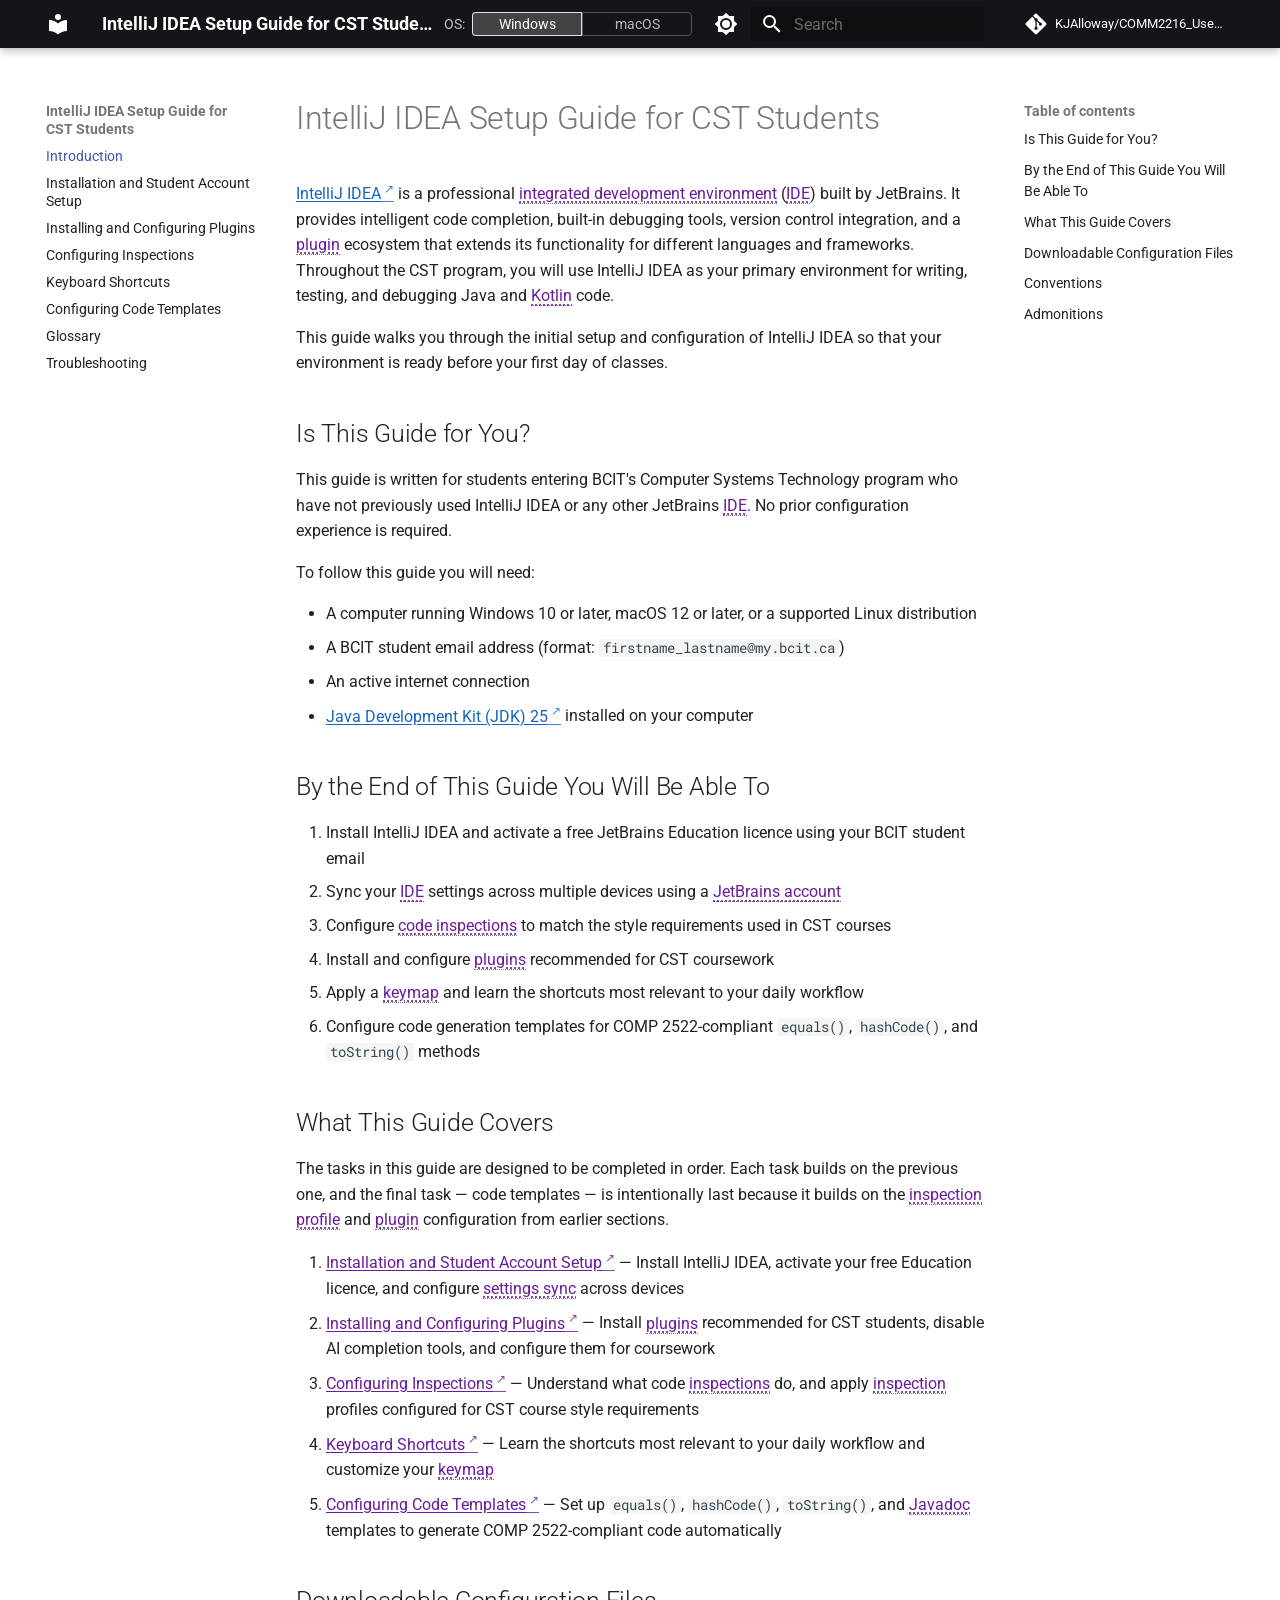
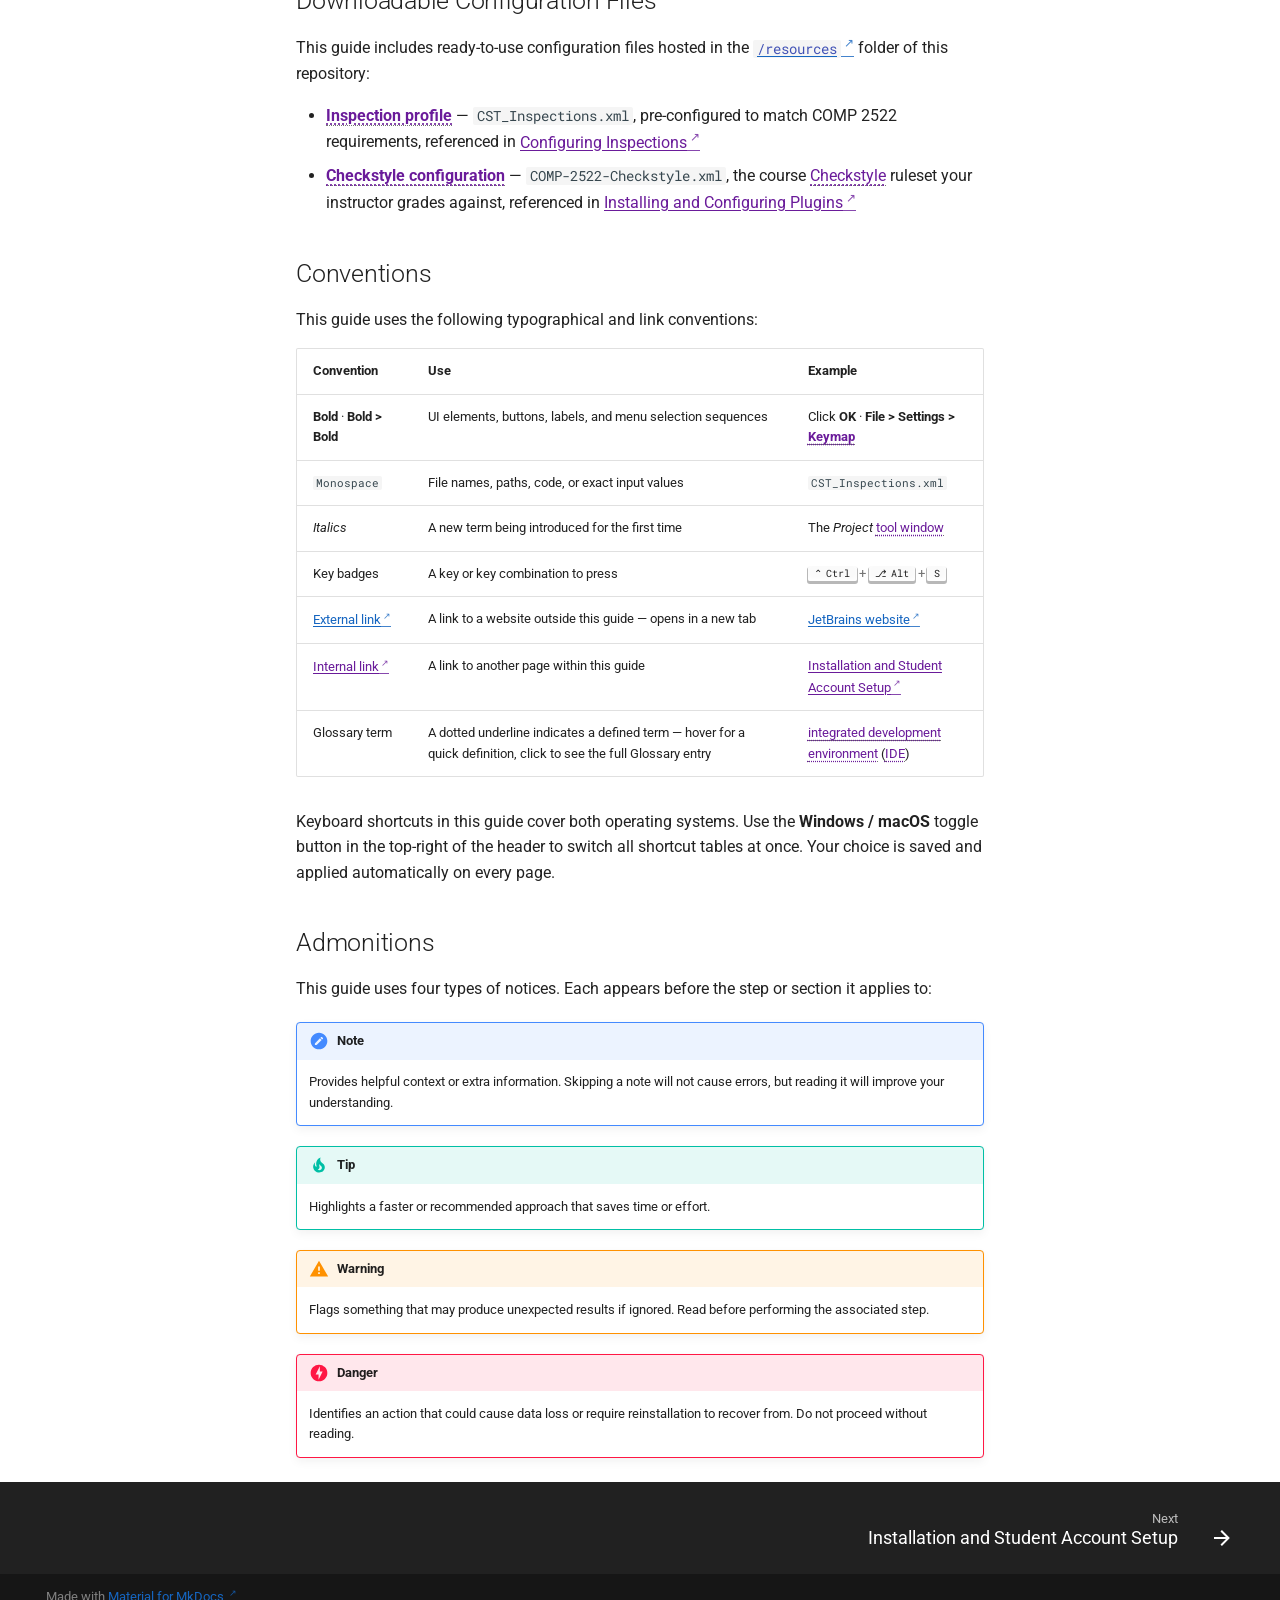
<file: index.html>
<!doctype html>
<html lang="en" class="no-js">
  <head>
    
      <meta charset="utf-8">
      <meta name="viewport" content="width=device-width,initial-scale=1">
      
      
      
        <link rel="canonical" href="https://kjalloway.github.io/COMM2216_User_Documentation_Project_KJA_DLN/">
      
      
      
        <link rel="next" href="installation/">
      
      
        
      
      
      <link rel="icon" href="assets/images/favicon.png">
      <meta name="generator" content="mkdocs-1.6.1, mkdocs-material-9.7.6">
    
    
      
        <title>IntelliJ IDEA Setup Guide for CST Students</title>
      
    
    
      <link rel="stylesheet" href="assets/stylesheets/main.484c7ddc.min.css">
      
        
        <link rel="stylesheet" href="assets/stylesheets/palette.ab4e12ef.min.css">
      
      


    
    
      
    
    
      
        
        
        <link rel="preconnect" href="https://fonts.gstatic.com" crossorigin>
        <link rel="stylesheet" href="https://fonts.googleapis.com/css?family=Roboto:300,300i,400,400i,700,700i%7CRoboto+Mono:400,400i,700,700i&display=fallback">
        <style>:root{--md-text-font:"Roboto";--md-code-font:"Roboto Mono"}</style>
      
    
    
      <link rel="stylesheet" href="stylesheets/extra.css">
    
    <script>__md_scope=new URL(".",location),__md_hash=e=>[...e].reduce(((e,_)=>(e<<5)-e+_.charCodeAt(0)),0),__md_get=(e,_=localStorage,t=__md_scope)=>JSON.parse(_.getItem(t.pathname+"."+e)),__md_set=(e,_,t=localStorage,a=__md_scope)=>{try{t.setItem(a.pathname+"."+e,JSON.stringify(_))}catch(e){}}</script>
    
      

    
    
  </head>
  
  
    
    
      
    
    
    
    
    <body dir="ltr" data-md-color-scheme="default" data-md-color-primary="black" data-md-color-accent="deep-purple">
  
    
    <input class="md-toggle" data-md-toggle="drawer" type="checkbox" id="__drawer" autocomplete="off">
    <input class="md-toggle" data-md-toggle="search" type="checkbox" id="__search" autocomplete="off">
    <label class="md-overlay" for="__drawer"></label>
    <div data-md-component="skip">
      
        
        <a href="#intellij-idea-setup-guide-for-cst-students" class="md-skip">
          Skip to content
        </a>
      
    </div>
    <div data-md-component="announce">
      
    </div>
    
    
      

  

<header class="md-header md-header--shadow" data-md-component="header">
  <nav class="md-header__inner md-grid" aria-label="Header">
    <a href="." title="IntelliJ IDEA Setup Guide for CST Students" class="md-header__button md-logo" aria-label="IntelliJ IDEA Setup Guide for CST Students" data-md-component="logo">
      
  
  <svg xmlns="http://www.w3.org/2000/svg" viewBox="0 0 24 24"><path d="M12 8a3 3 0 0 0 3-3 3 3 0 0 0-3-3 3 3 0 0 0-3 3 3 3 0 0 0 3 3m0 3.54C9.64 9.35 6.5 8 3 8v11c3.5 0 6.64 1.35 9 3.54 2.36-2.19 5.5-3.54 9-3.54V8c-3.5 0-6.64 1.35-9 3.54"/></svg>

    </a>
    <label class="md-header__button md-icon" for="__drawer">
      
      <svg xmlns="http://www.w3.org/2000/svg" viewBox="0 0 24 24"><path d="M3 6h18v2H3zm0 5h18v2H3zm0 5h18v2H3z"/></svg>
    </label>
    <div class="md-header__title" data-md-component="header-title">
      <div class="md-header__ellipsis">
        <div class="md-header__topic">
          <span class="md-ellipsis">
            IntelliJ IDEA Setup Guide for CST Students
          </span>
        </div>
        <div class="md-header__topic" data-md-component="header-topic">
          <span class="md-ellipsis">
            
              Introduction
            
          </span>
        </div>
      </div>
    </div>
    
      
        <form class="md-header__option" data-md-component="palette">
  
    
    
    
    <input class="md-option" data-md-color-media="" data-md-color-scheme="default" data-md-color-primary="black" data-md-color-accent="deep-purple"  aria-label="Switch to dark mode"  type="radio" name="__palette" id="__palette_0">
    
      <label class="md-header__button md-icon" title="Switch to dark mode" for="__palette_1" hidden>
        <svg xmlns="http://www.w3.org/2000/svg" viewBox="0 0 24 24"><path d="M12 8a4 4 0 0 0-4 4 4 4 0 0 0 4 4 4 4 0 0 0 4-4 4 4 0 0 0-4-4m0 10a6 6 0 0 1-6-6 6 6 0 0 1 6-6 6 6 0 0 1 6 6 6 6 0 0 1-6 6m8-9.31V4h-4.69L12 .69 8.69 4H4v4.69L.69 12 4 15.31V20h4.69L12 23.31 15.31 20H20v-4.69L23.31 12z"/></svg>
      </label>
    
  
    
    
    
    <input class="md-option" data-md-color-media="" data-md-color-scheme="slate" data-md-color-primary="black" data-md-color-accent="deep-purple"  aria-label="Switch to light mode"  type="radio" name="__palette" id="__palette_1">
    
      <label class="md-header__button md-icon" title="Switch to light mode" for="__palette_0" hidden>
        <svg xmlns="http://www.w3.org/2000/svg" viewBox="0 0 24 24"><path d="M12 18c-.89 0-1.74-.2-2.5-.55C11.56 16.5 13 14.42 13 12s-1.44-4.5-3.5-5.45C10.26 6.2 11.11 6 12 6a6 6 0 0 1 6 6 6 6 0 0 1-6 6m8-9.31V4h-4.69L12 .69 8.69 4H4v4.69L.69 12 4 15.31V20h4.69L12 23.31 15.31 20H20v-4.69L23.31 12z"/></svg>
      </label>
    
  
</form>
      
    
    
      <script>var palette=__md_get("__palette");if(palette&&palette.color){if("(prefers-color-scheme)"===palette.color.media){var media=matchMedia("(prefers-color-scheme: light)"),input=document.querySelector(media.matches?"[data-md-color-media='(prefers-color-scheme: light)']":"[data-md-color-media='(prefers-color-scheme: dark)']");palette.color.media=input.getAttribute("data-md-color-media"),palette.color.scheme=input.getAttribute("data-md-color-scheme"),palette.color.primary=input.getAttribute("data-md-color-primary"),palette.color.accent=input.getAttribute("data-md-color-accent")}for(var[key,value]of Object.entries(palette.color))document.body.setAttribute("data-md-color-"+key,value)}</script>
    
    
    
      
      
        <label class="md-header__button md-icon" for="__search">
          
          <svg xmlns="http://www.w3.org/2000/svg" viewBox="0 0 24 24"><path d="M9.5 3A6.5 6.5 0 0 1 16 9.5c0 1.61-.59 3.09-1.56 4.23l.27.27h.79l5 5-1.5 1.5-5-5v-.79l-.27-.27A6.52 6.52 0 0 1 9.5 16 6.5 6.5 0 0 1 3 9.5 6.5 6.5 0 0 1 9.5 3m0 2C7 5 5 7 5 9.5S7 14 9.5 14 14 12 14 9.5 12 5 9.5 5"/></svg>
        </label>
        <div class="md-search" data-md-component="search" role="dialog">
  <label class="md-search__overlay" for="__search"></label>
  <div class="md-search__inner" role="search">
    <form class="md-search__form" name="search">
      <input type="text" class="md-search__input" name="query" aria-label="Search" placeholder="Search" autocapitalize="off" autocorrect="off" autocomplete="off" spellcheck="false" data-md-component="search-query" required>
      <label class="md-search__icon md-icon" for="__search">
        
        <svg xmlns="http://www.w3.org/2000/svg" viewBox="0 0 24 24"><path d="M9.5 3A6.5 6.5 0 0 1 16 9.5c0 1.61-.59 3.09-1.56 4.23l.27.27h.79l5 5-1.5 1.5-5-5v-.79l-.27-.27A6.52 6.52 0 0 1 9.5 16 6.5 6.5 0 0 1 3 9.5 6.5 6.5 0 0 1 9.5 3m0 2C7 5 5 7 5 9.5S7 14 9.5 14 14 12 14 9.5 12 5 9.5 5"/></svg>
        
        <svg xmlns="http://www.w3.org/2000/svg" viewBox="0 0 24 24"><path d="M20 11v2H8l5.5 5.5-1.42 1.42L4.16 12l7.92-7.92L13.5 5.5 8 11z"/></svg>
      </label>
      <nav class="md-search__options" aria-label="Search">
        
        <button type="reset" class="md-search__icon md-icon" title="Clear" aria-label="Clear" tabindex="-1">
          
          <svg xmlns="http://www.w3.org/2000/svg" viewBox="0 0 24 24"><path d="M19 6.41 17.59 5 12 10.59 6.41 5 5 6.41 10.59 12 5 17.59 6.41 19 12 13.41 17.59 19 19 17.59 13.41 12z"/></svg>
        </button>
      </nav>
      
        <div class="md-search__suggest" data-md-component="search-suggest"></div>
      
    </form>
    <div class="md-search__output">
      <div class="md-search__scrollwrap" tabindex="0" data-md-scrollfix>
        <div class="md-search-result" data-md-component="search-result">
          <div class="md-search-result__meta">
            Initializing search
          </div>
          <ol class="md-search-result__list" role="presentation"></ol>
        </div>
      </div>
    </div>
  </div>
</div>
      
    
    
      <div class="md-header__source">
        <a href="https://github.com/KJAlloway/COMM2216_User_Documentation_Project_KJA_DLN" title="Go to repository" class="md-source" data-md-component="source">
  <div class="md-source__icon md-icon">
    
    <svg xmlns="http://www.w3.org/2000/svg" viewBox="0 0 448 512"><!--! Font Awesome Free 7.1.0 by @fontawesome - https://fontawesome.com License - https://fontawesome.com/license/free (Icons: CC BY 4.0, Fonts: SIL OFL 1.1, Code: MIT License) Copyright 2025 Fonticons, Inc.--><path d="M439.6 236.1 244 40.5c-5.4-5.5-12.8-8.5-20.4-8.5s-15 3-20.4 8.4L162.5 81l51.5 51.5c27.1-9.1 52.7 16.8 43.4 43.7l49.7 49.7c34.2-11.8 61.2 31 35.5 56.7-26.5 26.5-70.2-2.9-56-37.3L240.3 199v121.9c25.3 12.5 22.3 41.8 9.1 55-6.4 6.4-15.2 10.1-24.3 10.1s-17.8-3.6-24.3-10.1c-17.6-17.6-11.1-46.9 11.2-56v-123c-20.8-8.5-24.6-30.7-18.6-45L142.6 101 8.5 235.1C3 240.6 0 247.9 0 255.5s3 15 8.5 20.4l195.6 195.7c5.4 5.4 12.7 8.4 20.4 8.4s15-3 20.4-8.4l194.7-194.7c5.4-5.4 8.4-12.8 8.4-20.4s-3-15-8.4-20.4"/></svg>
  </div>
  <div class="md-source__repository">
    KJAlloway/COMM2216_User_Documentation_Project_KJA_DLN
  </div>
</a>
      </div>
    
  </nav>
  
</header>
    
    <div class="md-container" data-md-component="container">
      
      
        
          
        
      
      <main class="md-main" data-md-component="main">
        <div class="md-main__inner md-grid">
          
            
              
              <div class="md-sidebar md-sidebar--primary" data-md-component="sidebar" data-md-type="navigation" >
                <div class="md-sidebar__scrollwrap">
                  <div class="md-sidebar__inner">
                    



<nav class="md-nav md-nav--primary" aria-label="Navigation" data-md-level="0">
  <label class="md-nav__title" for="__drawer">
    <a href="." title="IntelliJ IDEA Setup Guide for CST Students" class="md-nav__button md-logo" aria-label="IntelliJ IDEA Setup Guide for CST Students" data-md-component="logo">
      
  
  <svg xmlns="http://www.w3.org/2000/svg" viewBox="0 0 24 24"><path d="M12 8a3 3 0 0 0 3-3 3 3 0 0 0-3-3 3 3 0 0 0-3 3 3 3 0 0 0 3 3m0 3.54C9.64 9.35 6.5 8 3 8v11c3.5 0 6.64 1.35 9 3.54 2.36-2.19 5.5-3.54 9-3.54V8c-3.5 0-6.64 1.35-9 3.54"/></svg>

    </a>
    IntelliJ IDEA Setup Guide for CST Students
  </label>
  
    <div class="md-nav__source">
      <a href="https://github.com/KJAlloway/COMM2216_User_Documentation_Project_KJA_DLN" title="Go to repository" class="md-source" data-md-component="source">
  <div class="md-source__icon md-icon">
    
    <svg xmlns="http://www.w3.org/2000/svg" viewBox="0 0 448 512"><!--! Font Awesome Free 7.1.0 by @fontawesome - https://fontawesome.com License - https://fontawesome.com/license/free (Icons: CC BY 4.0, Fonts: SIL OFL 1.1, Code: MIT License) Copyright 2025 Fonticons, Inc.--><path d="M439.6 236.1 244 40.5c-5.4-5.5-12.8-8.5-20.4-8.5s-15 3-20.4 8.4L162.5 81l51.5 51.5c27.1-9.1 52.7 16.8 43.4 43.7l49.7 49.7c34.2-11.8 61.2 31 35.5 56.7-26.5 26.5-70.2-2.9-56-37.3L240.3 199v121.9c25.3 12.5 22.3 41.8 9.1 55-6.4 6.4-15.2 10.1-24.3 10.1s-17.8-3.6-24.3-10.1c-17.6-17.6-11.1-46.9 11.2-56v-123c-20.8-8.5-24.6-30.7-18.6-45L142.6 101 8.5 235.1C3 240.6 0 247.9 0 255.5s3 15 8.5 20.4l195.6 195.7c5.4 5.4 12.7 8.4 20.4 8.4s15-3 20.4-8.4l194.7-194.7c5.4-5.4 8.4-12.8 8.4-20.4s-3-15-8.4-20.4"/></svg>
  </div>
  <div class="md-source__repository">
    KJAlloway/COMM2216_User_Documentation_Project_KJA_DLN
  </div>
</a>
    </div>
  
  <ul class="md-nav__list" data-md-scrollfix>
    
      
      
  
  
    
  
  
  
    <li class="md-nav__item md-nav__item--active">
      
      <input class="md-nav__toggle md-toggle" type="checkbox" id="__toc">
      
      
        
      
      
        <label class="md-nav__link md-nav__link--active" for="__toc">
          
  
  
  <span class="md-ellipsis">
    
  
    Introduction
  

    
  </span>
  
  

          <span class="md-nav__icon md-icon"></span>
        </label>
      
      <a href="." class="md-nav__link md-nav__link--active">
        
  
  
  <span class="md-ellipsis">
    
  
    Introduction
  

    
  </span>
  
  

      </a>
      
        

<nav class="md-nav md-nav--secondary" aria-label="Table of contents">
  
  
  
    
  
  
    <label class="md-nav__title" for="__toc">
      <span class="md-nav__icon md-icon"></span>
      Table of contents
    </label>
    <ul class="md-nav__list" data-md-component="toc" data-md-scrollfix>
      
        <li class="md-nav__item">
  <a href="#is-this-guide-for-you" class="md-nav__link">
    <span class="md-ellipsis">
      
        Is This Guide for You?
      
    </span>
  </a>
  
</li>
      
        <li class="md-nav__item">
  <a href="#by-the-end-of-this-guide-you-will-be-able-to" class="md-nav__link">
    <span class="md-ellipsis">
      
        By the End of This Guide You Will Be Able To
      
    </span>
  </a>
  
</li>
      
        <li class="md-nav__item">
  <a href="#what-this-guide-covers" class="md-nav__link">
    <span class="md-ellipsis">
      
        What This Guide Covers
      
    </span>
  </a>
  
</li>
      
        <li class="md-nav__item">
  <a href="#downloadable-configuration-files" class="md-nav__link">
    <span class="md-ellipsis">
      
        Downloadable Configuration Files
      
    </span>
  </a>
  
</li>
      
        <li class="md-nav__item">
  <a href="#conventions" class="md-nav__link">
    <span class="md-ellipsis">
      
        Conventions
      
    </span>
  </a>
  
</li>
      
        <li class="md-nav__item">
  <a href="#admonitions" class="md-nav__link">
    <span class="md-ellipsis">
      
        Admonitions
      
    </span>
  </a>
  
</li>
      
    </ul>
  
</nav>
      
    </li>
  

    
      
      
  
  
  
  
    <li class="md-nav__item">
      <a href="installation/" class="md-nav__link">
        
  
  
  <span class="md-ellipsis">
    
  
    Installation and Student Account Setup
  

    
  </span>
  
  

      </a>
    </li>
  

    
      
      
  
  
  
  
    <li class="md-nav__item">
      <a href="plugins/" class="md-nav__link">
        
  
  
  <span class="md-ellipsis">
    
  
    Installing and Configuring Plugins
  

    
  </span>
  
  

      </a>
    </li>
  

    
      
      
  
  
  
  
    <li class="md-nav__item">
      <a href="inspections/" class="md-nav__link">
        
  
  
  <span class="md-ellipsis">
    
  
    Configuring Inspections
  

    
  </span>
  
  

      </a>
    </li>
  

    
      
      
  
  
  
  
    <li class="md-nav__item">
      <a href="shortcuts/" class="md-nav__link">
        
  
  
  <span class="md-ellipsis">
    
  
    Keyboard Shortcuts
  

    
  </span>
  
  

      </a>
    </li>
  

    
      
      
  
  
  
  
    <li class="md-nav__item">
      <a href="templates/" class="md-nav__link">
        
  
  
  <span class="md-ellipsis">
    
  
    Configuring Code Templates
  

    
  </span>
  
  

      </a>
    </li>
  

    
      
      
  
  
  
  
    <li class="md-nav__item">
      <a href="glossary/" class="md-nav__link">
        
  
  
  <span class="md-ellipsis">
    
  
    Glossary
  

    
  </span>
  
  

      </a>
    </li>
  

    
      
      
  
  
  
  
    <li class="md-nav__item">
      <a href="troubleshooting/" class="md-nav__link">
        
  
  
  <span class="md-ellipsis">
    
  
    Troubleshooting
  

    
  </span>
  
  

      </a>
    </li>
  

    
  </ul>
</nav>
                  </div>
                </div>
              </div>
            
            
              
              <div class="md-sidebar md-sidebar--secondary" data-md-component="sidebar" data-md-type="toc" >
                <div class="md-sidebar__scrollwrap">
                  <div class="md-sidebar__inner">
                    

<nav class="md-nav md-nav--secondary" aria-label="Table of contents">
  
  
  
    
  
  
    <label class="md-nav__title" for="__toc">
      <span class="md-nav__icon md-icon"></span>
      Table of contents
    </label>
    <ul class="md-nav__list" data-md-component="toc" data-md-scrollfix>
      
        <li class="md-nav__item">
  <a href="#is-this-guide-for-you" class="md-nav__link">
    <span class="md-ellipsis">
      
        Is This Guide for You?
      
    </span>
  </a>
  
</li>
      
        <li class="md-nav__item">
  <a href="#by-the-end-of-this-guide-you-will-be-able-to" class="md-nav__link">
    <span class="md-ellipsis">
      
        By the End of This Guide You Will Be Able To
      
    </span>
  </a>
  
</li>
      
        <li class="md-nav__item">
  <a href="#what-this-guide-covers" class="md-nav__link">
    <span class="md-ellipsis">
      
        What This Guide Covers
      
    </span>
  </a>
  
</li>
      
        <li class="md-nav__item">
  <a href="#downloadable-configuration-files" class="md-nav__link">
    <span class="md-ellipsis">
      
        Downloadable Configuration Files
      
    </span>
  </a>
  
</li>
      
        <li class="md-nav__item">
  <a href="#conventions" class="md-nav__link">
    <span class="md-ellipsis">
      
        Conventions
      
    </span>
  </a>
  
</li>
      
        <li class="md-nav__item">
  <a href="#admonitions" class="md-nav__link">
    <span class="md-ellipsis">
      
        Admonitions
      
    </span>
  </a>
  
</li>
      
    </ul>
  
</nav>
                  </div>
                </div>
              </div>
            
          
          
            <div class="md-content" data-md-component="content">
              
              <article class="md-content__inner md-typeset">
                
                  


  
  


<h1 id="intellij-idea-setup-guide-for-cst-students">IntelliJ IDEA Setup Guide for CST Students</h1>
<p><a href="https://www.jetbrains.com/idea/" target="_blank" rel="noopener noreferrer">IntelliJ IDEA</a> is a professional
<a href="glossary/#ide" class="glossary-link"><abbr title="Integrated Development Environment — a single application combining a code editor, compiler, debugger, and other tools — click for more details">integrated development environment</abbr></a> (<a href="glossary/#ide" class="glossary-link"><abbr title="Integrated Development Environment — a single application combining a code editor, compiler, debugger, and other tools — click for more details">IDE</abbr></a>) built by JetBrains.
It provides intelligent code completion, built-in debugging tools, version
control integration, and a <a href="glossary/#plugin" class="glossary-link"><abbr title="An optional add-on that extends IntelliJ IDEA with new features or language support — click for more details">plugin</abbr></a> ecosystem that extends its functionality
for different languages and frameworks. Throughout the CST program, you will
use IntelliJ IDEA as your primary environment for writing, testing, and
debugging Java and <a href="glossary/#kotlin" class="glossary-link"><abbr title="A modern JetBrains language that runs on the JVM and is fully interoperable with Java. You will encounter it in later CST terms — click for more details">Kotlin</abbr></a> code.</p>
<p>This guide walks you through the initial setup and configuration of IntelliJ IDEA
so that your environment is ready before your first day of classes.</p>
<h2 id="is-this-guide-for-you">Is This Guide for You?</h2>
<p>This guide is written for students entering BCIT's Computer Systems Technology
program who have not previously used IntelliJ IDEA or any other JetBrains <a href="glossary/#ide" class="glossary-link"><abbr title="Integrated Development Environment — a single application combining a code editor, compiler, debugger, and other tools — click for more details">IDE</abbr></a>.
No prior configuration experience is required.</p>
<p>To follow this guide you will need:</p>
<ul>
<li>A computer running Windows 10 or later, macOS 12 or later, or a
  supported Linux distribution</li>
<li>A BCIT student email address (format: <code>firstname_lastname@my.bcit.ca</code>)</li>
<li>An active internet connection</li>
<li><a href="https://www.oracle.com/java/technologies/downloads/#java25" target="_blank" rel="noopener noreferrer">Java Development Kit (JDK) 25</a>
  installed on your computer</li>
</ul>
<h2 id="by-the-end-of-this-guide-you-will-be-able-to">By the End of This Guide You Will Be Able To</h2>
<ol>
<li>Install IntelliJ IDEA and activate a free JetBrains Education licence
   using your BCIT student email</li>
<li>Sync your <a href="glossary/#ide" class="glossary-link"><abbr title="Integrated Development Environment — a single application combining a code editor, compiler, debugger, and other tools — click for more details">IDE</abbr></a> settings across multiple devices using a <a href="glossary/#jetbrains-account" class="glossary-link"><abbr title="An online account used to manage JetBrains licences and sync IDE settings across multiple devices — click for more details">JetBrains account</abbr></a></li>
<li>Configure <a href="glossary/#code-inspection" class="glossary-link"><abbr title="Automated rules IntelliJ IDEA applies as you type, flagging errors, warnings, and style violations without compiling — click for more details">code inspections</abbr></a> to match the style requirements used in CST courses</li>
<li>Install and configure <a href="glossary/#plugin" class="glossary-link"><abbr title="Optional add-ons that extend IntelliJ IDEA with new features or language support — click for more details">plugins</abbr></a> recommended for CST coursework</li>
<li>Apply a <a href="glossary/#keymap" class="glossary-link"><abbr title="A complete set of keyboard shortcut assignments for IDE actions — click for more details">keymap</abbr></a> and learn the shortcuts most relevant to your daily workflow</li>
<li>Configure code generation templates for COMP 2522-compliant
   <code>equals()</code>, <code>hashCode()</code>, and <code>toString()</code> methods</li>
</ol>
<h2 id="what-this-guide-covers">What This Guide Covers</h2>
<p>The tasks in this guide are designed to be completed in order. Each task builds
on the previous one, and the final task — code templates — is intentionally
last because it builds on the <a href="glossary/#profile" class="glossary-link"><abbr title="A saved, importable collection of IntelliJ IDEA inspection settings. The CST profile provided with this guide is pre-configured to COMP 2522 requirements — click for more details">inspection profile</abbr></a> and <a href="glossary/#plugin" class="glossary-link"><abbr title="An optional add-on that extends IntelliJ IDEA with new features or language support — click for more details">plugin</abbr></a> configuration from
earlier sections.</p>
<ol>
<li><a href="installation/">Installation and Student Account Setup</a> — Install
   IntelliJ IDEA, activate your free Education licence, and configure
   <a href="glossary/#settings-sync" class="glossary-link"><abbr title="An IntelliJ IDEA feature that uploads your IDE configuration to your JetBrains account so it is available on any device you log into — click for more details">settings sync</abbr></a> across devices</li>
<li><a href="plugins/">Installing and Configuring Plugins</a> — Install <a href="glossary/#plugin" class="glossary-link"><abbr title="Optional add-ons that extend IntelliJ IDEA with new features or language support — click for more details">plugins</abbr></a>
   recommended for CST students, disable AI completion tools, and
   configure them for coursework</li>
<li><a href="inspections/">Configuring Inspections</a> — Understand what code
   <a href="glossary/#code-inspection" class="glossary-link"><abbr title="Automated rules IntelliJ IDEA applies as you type, flagging errors, warnings, and style violations without compiling — click for more details">inspections</abbr></a> do, and apply <a href="glossary/#code-inspection" class="glossary-link"><abbr title="An automated analysis rule that flags potential errors and style violations as you type — click for more details">inspection</abbr></a> profiles configured for CST
   course style requirements</li>
<li><a href="shortcuts/">Keyboard Shortcuts</a> — Learn the shortcuts most relevant
   to your daily workflow and customize your <a href="glossary/#keymap" class="glossary-link"><abbr title="A complete set of keyboard shortcut assignments for IDE actions — click for more details">keymap</abbr></a></li>
<li><a href="templates/">Configuring Code Templates</a> — Set up <code>equals()</code>,
   <code>hashCode()</code>, <code>toString()</code>, and <a href="glossary/#javadoc" class="glossary-link"><abbr title="Java's standard documentation comment format, written using /** */ blocks above classes, methods, and fields — click for more details">Javadoc</abbr></a> templates to generate
   COMP 2522-compliant code automatically</li>
</ol>
<h2 id="downloadable-configuration-files">Downloadable Configuration Files</h2>
<p>This guide includes ready-to-use configuration files hosted in the
<a href="https://github.com/KJAlloway/COMM2216_User_Documentation_Project_KJA_DLN/tree/main/resources" target="_blank" rel="noopener noreferrer"><code>/resources</code></a>
folder of this repository:</p>
<ul>
<li><strong><a href="glossary/#profile" class="glossary-link"><abbr title="A saved, importable collection of IntelliJ IDEA inspection settings. The CST profile provided with this guide is pre-configured to COMP 2522 requirements — click for more details">Inspection profile</abbr></a></strong> — <code>CST_Inspections.xml</code>, pre-configured to match
  COMP 2522 requirements, referenced in <a href="inspections/">Configuring Inspections</a></li>
<li><strong><a href="glossary/#checkstyle-configuration" class="glossary-link"><abbr title="An XML file defining the exact style rules graded against your code submissions. In CST courses this is COMP-2522-Checkstyle.xml — click for more details">Checkstyle configuration</abbr></a></strong> — <code>COMP-2522-Checkstyle.xml</code>, the course
  <a href="glossary/#checkstyle" class="glossary-link"><abbr title="A tool that checks your code against the exact ruleset your instructor grades against. Run it before every submission — click for more details">Checkstyle</abbr></a> ruleset your instructor grades against,
  referenced in <a href="plugins/">Installing and Configuring Plugins</a></li>
</ul>
<h2 id="conventions">Conventions</h2>
<p>This guide uses the following typographical and link conventions:</p>
<table>
<thead>
<tr>
<th>Convention</th>
<th>Use</th>
<th>Example</th>
</tr>
</thead>
<tbody>
<tr>
<td><strong>Bold</strong> · <strong>Bold &gt; Bold</strong></td>
<td>UI elements, buttons, labels, and menu selection sequences</td>
<td>Click <strong>OK</strong> · <strong>File &gt; Settings &gt; <a href="glossary/#keymap" class="glossary-link"><abbr title="A complete set of keyboard shortcut assignments for IDE actions — click for more details">Keymap</abbr></a></strong></td>
</tr>
<tr>
<td><code>Monospace</code></td>
<td>File names, paths, code, or exact input values</td>
<td><code>CST_Inspections.xml</code></td>
</tr>
<tr>
<td><em>Italics</em></td>
<td>A new term being introduced for the first time</td>
<td>The <em>Project</em> <a href="glossary/#tool-window" class="glossary-link"><abbr title="A panel docked to the edge of IntelliJ IDEA that provides access to a specific feature or view — click for more details">tool window</abbr></a></td>
</tr>
<tr>
<td>Key badges</td>
<td>A key or key combination to press</td>
<td><span class="keys"><kbd class="key-control">Ctrl</kbd><span>+</span><kbd class="key-alt">Alt</kbd><span>+</span><kbd class="key-s">S</kbd></span></td>
</tr>
<tr>
<td><a href="https://www.jetbrains.com/idea/" target="_blank" rel="noopener noreferrer">External link</a></td>
<td>A link to a website outside this guide — opens in a new tab</td>
<td><a href="https://www.jetbrains.com/idea/" target="_blank" rel="noopener noreferrer">JetBrains website</a></td>
</tr>
<tr>
<td><a href="installation/">Internal link</a></td>
<td>A link to another page within this guide</td>
<td><a href="installation/">Installation and Student Account Setup</a></td>
</tr>
<tr>
<td>Glossary term</td>
<td>A dotted underline indicates a defined term — hover for a quick definition, click to see the full Glossary entry</td>
<td><a href="glossary/#ide" class="glossary-link"><abbr title="Integrated Development Environment — a single application combining a code editor, compiler, debugger, and other tools — click for more details">integrated development environment</abbr></a> (<a href="glossary/#ide" class="glossary-link"><abbr title="Integrated Development Environment — a single application combining a code editor, compiler, debugger, and other tools — click for more details">IDE</abbr></a>)</td>
</tr>
</tbody>
</table>
<p>Keyboard shortcuts in this guide cover both operating systems. Use the
<strong>Windows / macOS</strong> toggle button in the top-right of the header to switch
all shortcut tables at once. Your choice is saved and applied automatically
on every page.</p>
<h2 id="admonitions">Admonitions</h2>
<p>This guide uses four types of notices. Each appears before the step or
section it applies to:</p>
<div class="admonition note">
<p class="admonition-title">Note</p>
<p>Provides helpful context or extra information. Skipping a note will
not cause errors, but reading it will improve your understanding.</p>
</div>
<div class="admonition tip">
<p class="admonition-title">Tip</p>
<p>Highlights a faster or recommended approach that saves time or effort.</p>
</div>
<div class="admonition warning">
<p class="admonition-title">Warning</p>
<p>Flags something that may produce unexpected results if ignored.
Read before performing the associated step.</p>
</div>
<div class="admonition danger">
<p class="admonition-title">Danger</p>
<p>Identifies an action that could cause data loss or require
reinstallation to recover from. Do not proceed without reading.</p>
</div>












                
              </article>
            </div>
          
          
<script>var target=document.getElementById(location.hash.slice(1));target&&target.name&&(target.checked=target.name.startsWith("__tabbed_"))</script>
        </div>
        
          <button type="button" class="md-top md-icon" data-md-component="top" hidden>
  
  <svg xmlns="http://www.w3.org/2000/svg" viewBox="0 0 24 24"><path d="M13 20h-2V8l-5.5 5.5-1.42-1.42L12 4.16l7.92 7.92-1.42 1.42L13 8z"/></svg>
  Back to top
</button>
        
      </main>
      
        <footer class="md-footer">
  
    
      
      <nav class="md-footer__inner md-grid" aria-label="Footer" >
        
        
          
          <a href="installation/" class="md-footer__link md-footer__link--next" aria-label="Next: Installation and Student Account Setup">
            <div class="md-footer__title">
              <span class="md-footer__direction">
                Next
              </span>
              <div class="md-ellipsis">
                Installation and Student Account Setup
              </div>
            </div>
            <div class="md-footer__button md-icon">
              
              <svg xmlns="http://www.w3.org/2000/svg" viewBox="0 0 24 24"><path d="M4 11v2h12l-5.5 5.5 1.42 1.42L19.84 12l-7.92-7.92L10.5 5.5 16 11z"/></svg>
            </div>
          </a>
        
      </nav>
    
  
  <div class="md-footer-meta md-typeset">
    <div class="md-footer-meta__inner md-grid">
      <div class="md-copyright">
  
  
    Made with
    <a href="https://squidfunk.github.io/mkdocs-material/" target="_blank" rel="noopener">
      Material for MkDocs
    </a>
  
</div>
      
    </div>
  </div>
</footer>
      
    </div>
    <div class="md-dialog" data-md-component="dialog">
      <div class="md-dialog__inner md-typeset"></div>
    </div>
    
    
    
      
      
      <script id="__config" type="application/json">{"annotate": null, "base": ".", "features": ["navigation.top", "navigation.indexes", "navigation.footer", "content.code.copy", "content.tooltips", "search.highlight", "search.suggest", "toc.follow"], "search": "assets/javascripts/workers/search.2c215733.min.js", "tags": null, "translations": {"clipboard.copied": "Copied to clipboard", "clipboard.copy": "Copy to clipboard", "search.result.more.one": "1 more on this page", "search.result.more.other": "# more on this page", "search.result.none": "No matching documents", "search.result.one": "1 matching document", "search.result.other": "# matching documents", "search.result.placeholder": "Type to start searching", "search.result.term.missing": "Missing", "select.version": "Select version"}, "version": null}</script>
    
    
      <script src="assets/javascripts/bundle.79ae519e.min.js"></script>
      
        <script src="javascripts/os-toggle.js"></script>
      
    
  </body>
</html>
</file>
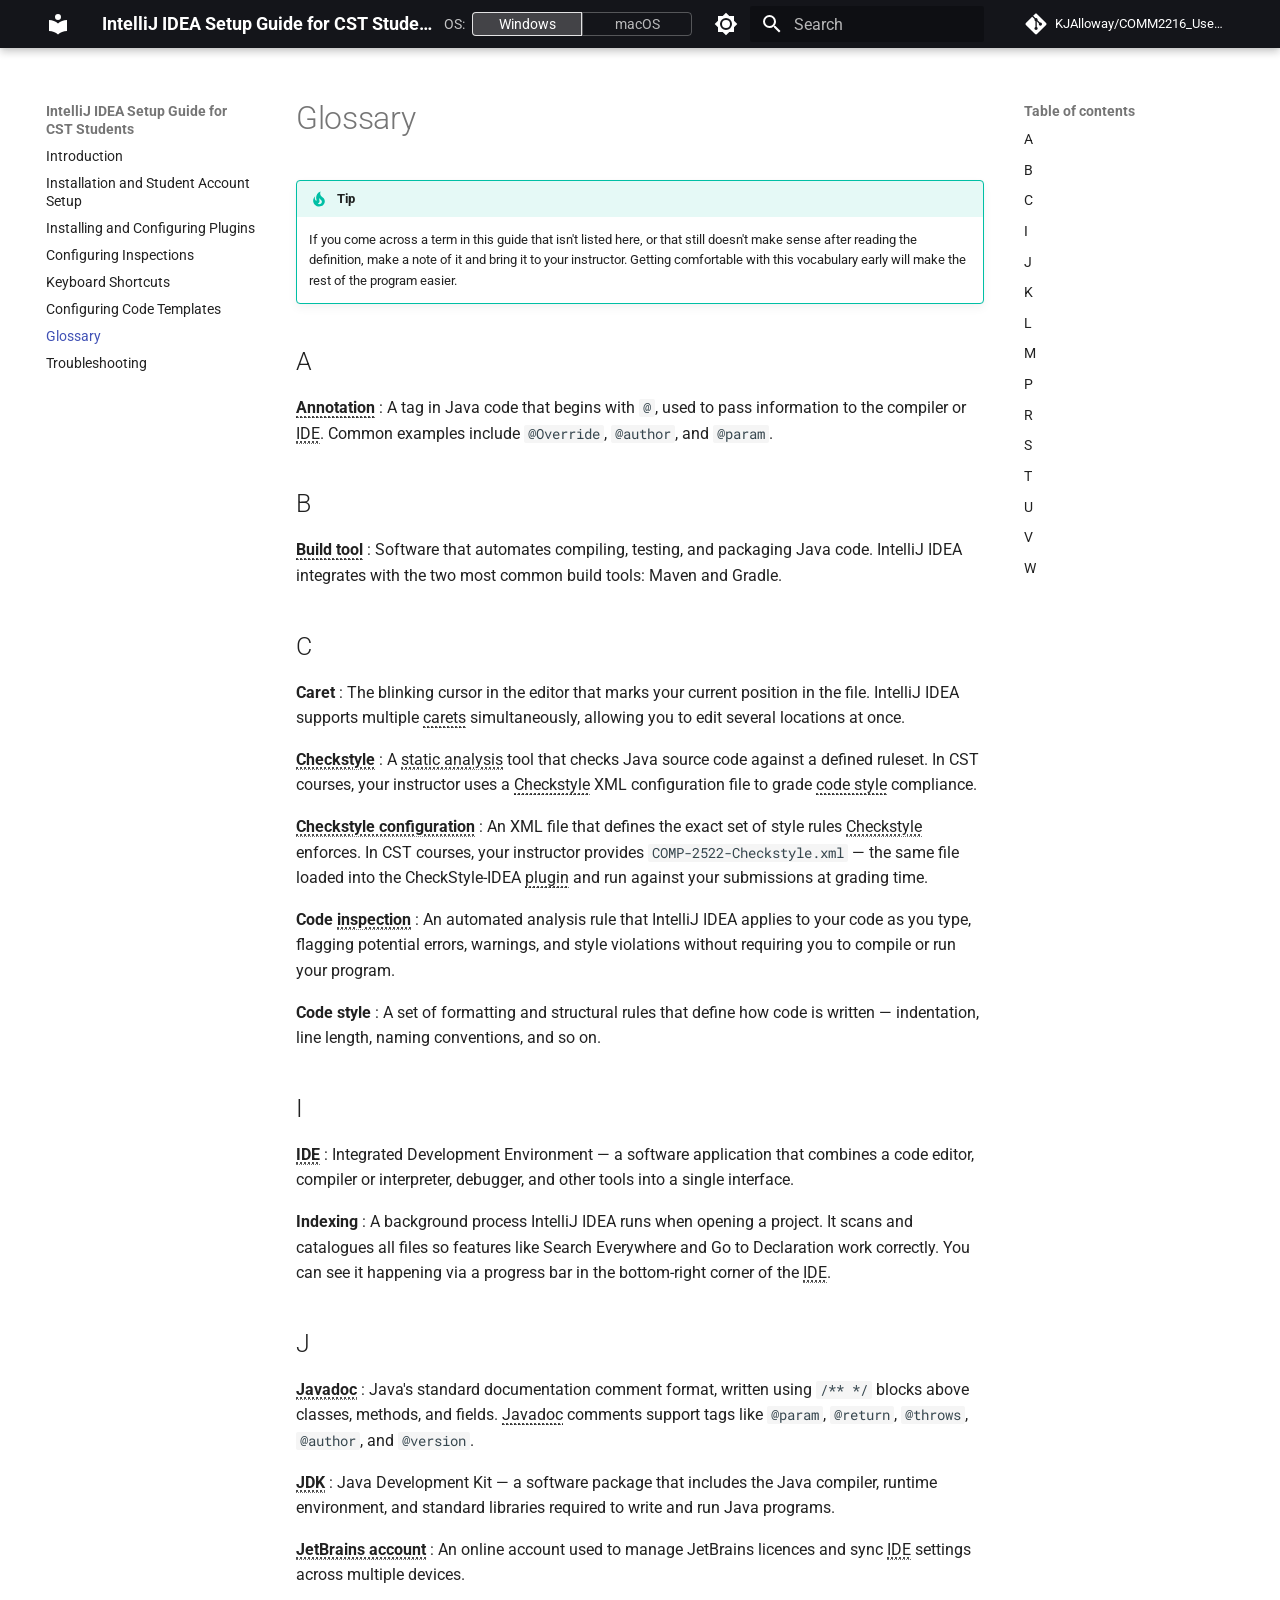
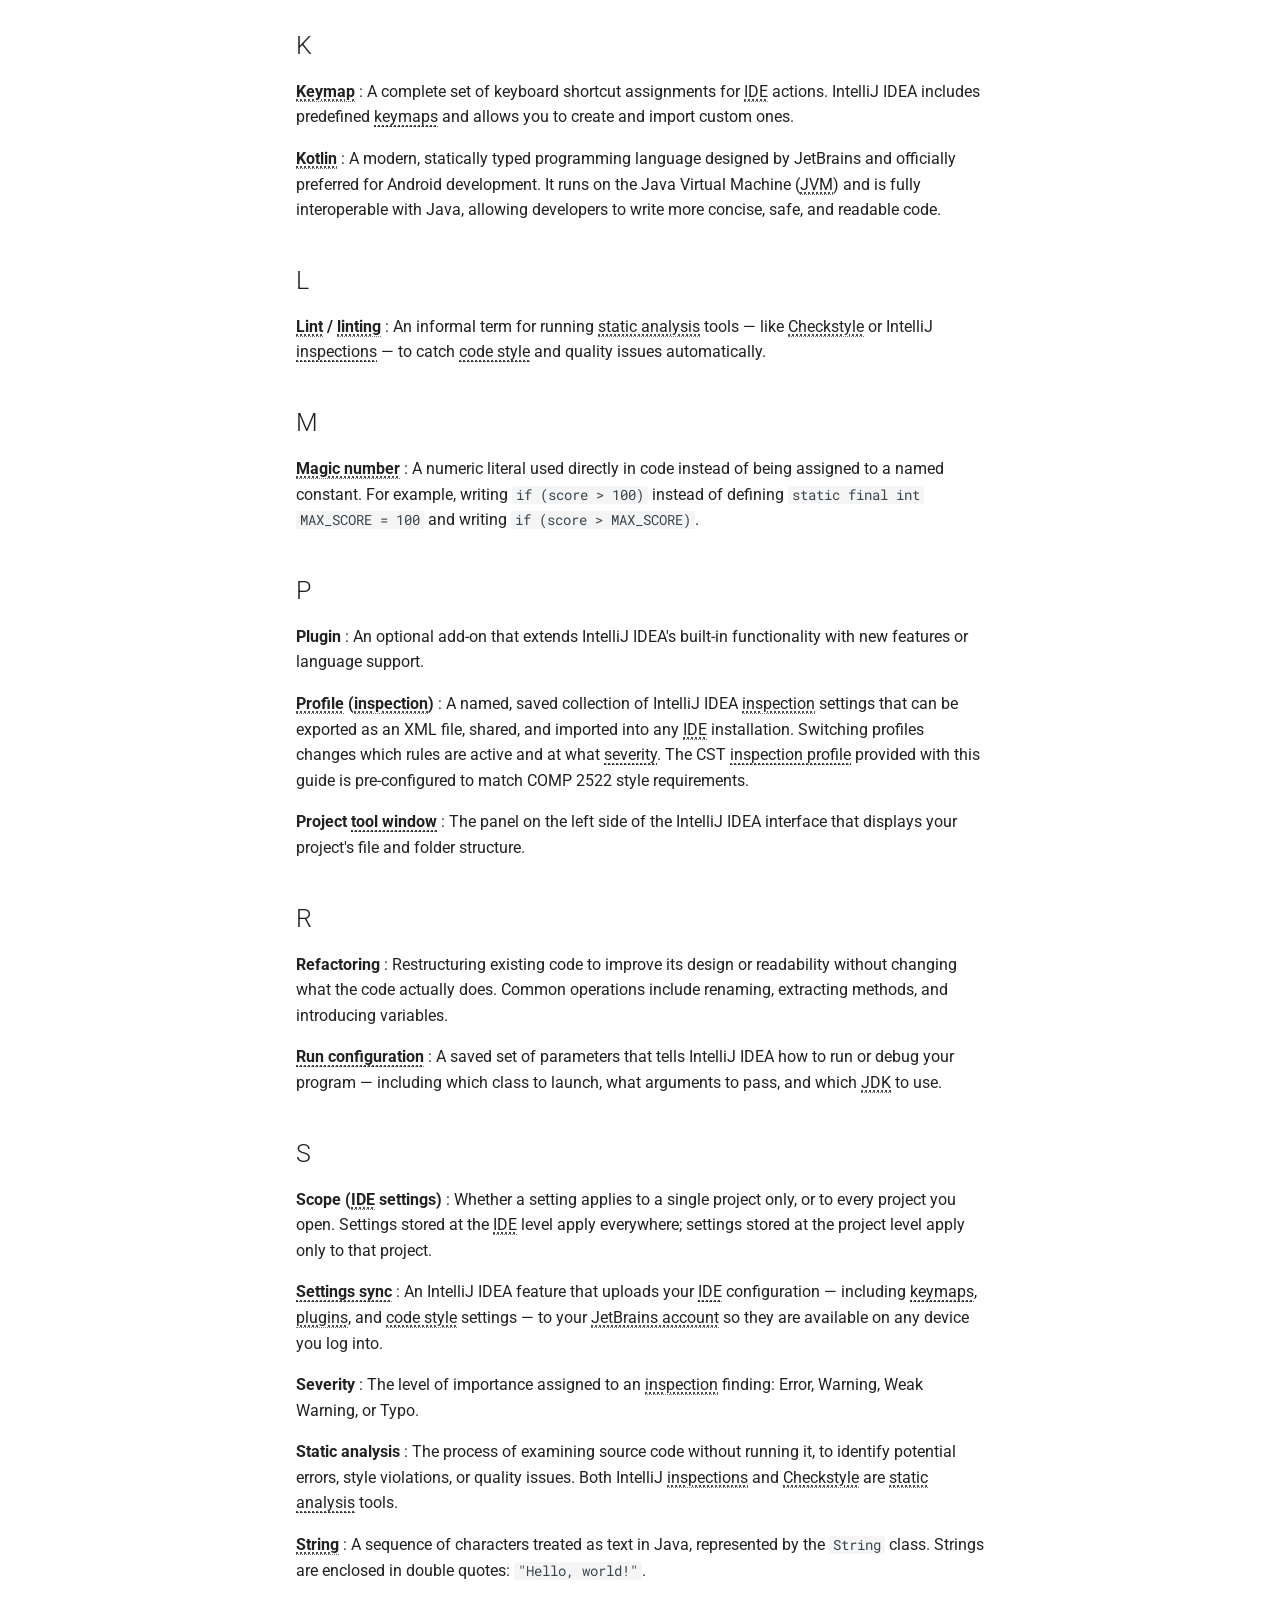
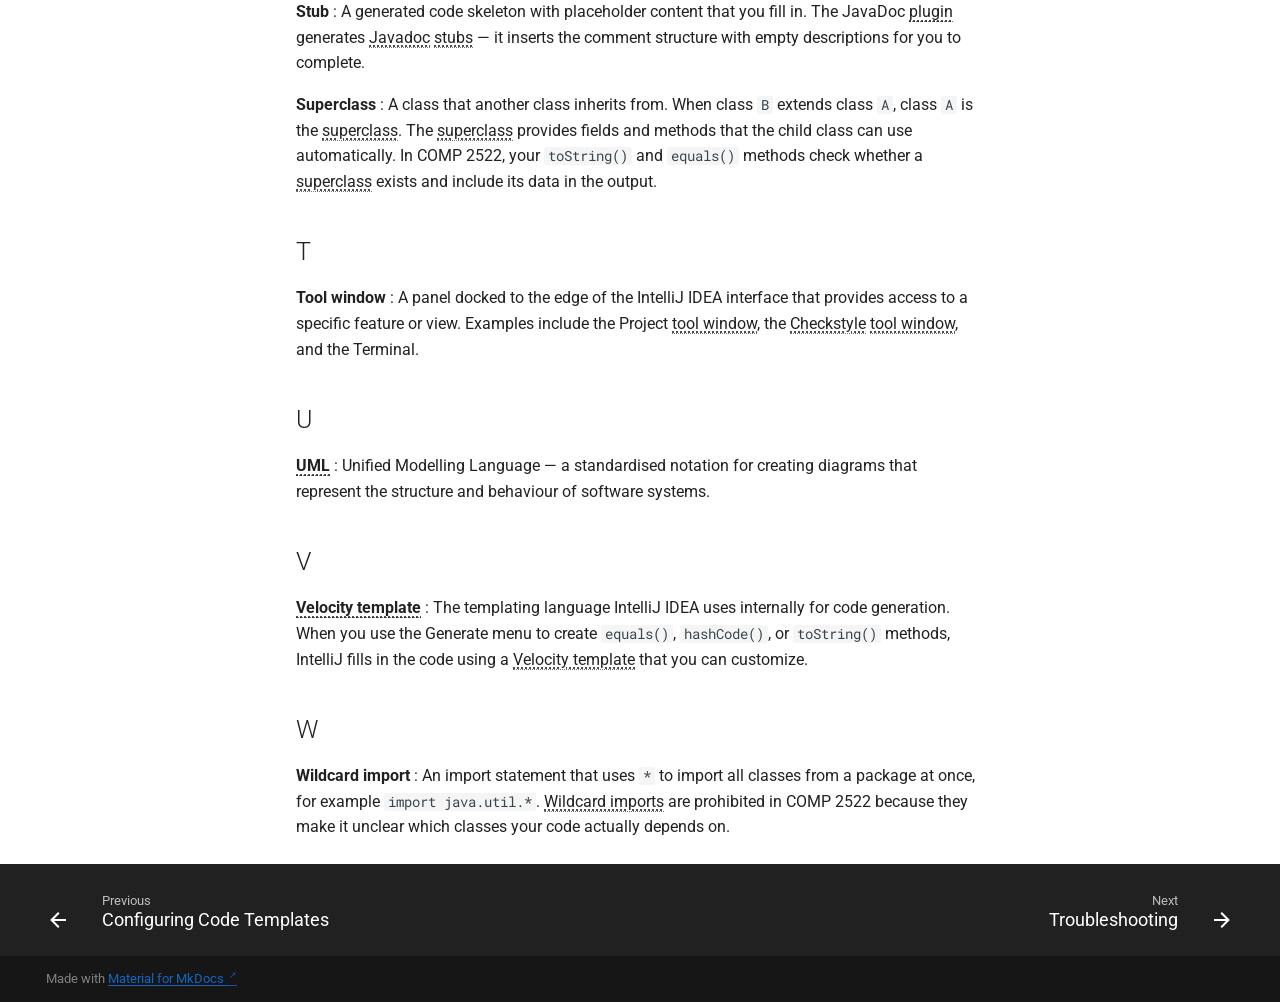
<file: glossary/index.html>
<!doctype html>
<html lang="en" class="no-js">
  <head>
    
      <meta charset="utf-8">
      <meta name="viewport" content="width=device-width,initial-scale=1">
      
      
      
        <link rel="canonical" href="https://kjalloway.github.io/COMM2216_User_Documentation_Project_KJA_DLN/glossary/">
      
      
        <link rel="prev" href="../templates/">
      
      
        <link rel="next" href="../troubleshooting/">
      
      
        
      
      
      <link rel="icon" href="../assets/images/favicon.png">
      <meta name="generator" content="mkdocs-1.6.1, mkdocs-material-9.7.6">
    
    
      
        <title>Glossary - IntelliJ IDEA Setup Guide for CST Students</title>
      
    
    
      <link rel="stylesheet" href="../assets/stylesheets/main.484c7ddc.min.css">
      
        
        <link rel="stylesheet" href="../assets/stylesheets/palette.ab4e12ef.min.css">
      
      


    
    
      
    
    
      
        
        
        <link rel="preconnect" href="https://fonts.gstatic.com" crossorigin>
        <link rel="stylesheet" href="https://fonts.googleapis.com/css?family=Roboto:300,300i,400,400i,700,700i%7CRoboto+Mono:400,400i,700,700i&display=fallback">
        <style>:root{--md-text-font:"Roboto";--md-code-font:"Roboto Mono"}</style>
      
    
    
      <link rel="stylesheet" href="../stylesheets/extra.css">
    
    <script>__md_scope=new URL("..",location),__md_hash=e=>[...e].reduce(((e,_)=>(e<<5)-e+_.charCodeAt(0)),0),__md_get=(e,_=localStorage,t=__md_scope)=>JSON.parse(_.getItem(t.pathname+"."+e)),__md_set=(e,_,t=localStorage,a=__md_scope)=>{try{t.setItem(a.pathname+"."+e,JSON.stringify(_))}catch(e){}}</script>
    
      

    
    
  </head>
  
  
    
    
      
    
    
    
    
    <body dir="ltr" data-md-color-scheme="default" data-md-color-primary="black" data-md-color-accent="deep-purple">
  
    
    <input class="md-toggle" data-md-toggle="drawer" type="checkbox" id="__drawer" autocomplete="off">
    <input class="md-toggle" data-md-toggle="search" type="checkbox" id="__search" autocomplete="off">
    <label class="md-overlay" for="__drawer"></label>
    <div data-md-component="skip">
      
        
        <a href="#glossary" class="md-skip">
          Skip to content
        </a>
      
    </div>
    <div data-md-component="announce">
      
    </div>
    
    
      

  

<header class="md-header md-header--shadow" data-md-component="header">
  <nav class="md-header__inner md-grid" aria-label="Header">
    <a href=".." title="IntelliJ IDEA Setup Guide for CST Students" class="md-header__button md-logo" aria-label="IntelliJ IDEA Setup Guide for CST Students" data-md-component="logo">
      
  
  <svg xmlns="http://www.w3.org/2000/svg" viewBox="0 0 24 24"><path d="M12 8a3 3 0 0 0 3-3 3 3 0 0 0-3-3 3 3 0 0 0-3 3 3 3 0 0 0 3 3m0 3.54C9.64 9.35 6.5 8 3 8v11c3.5 0 6.64 1.35 9 3.54 2.36-2.19 5.5-3.54 9-3.54V8c-3.5 0-6.64 1.35-9 3.54"/></svg>

    </a>
    <label class="md-header__button md-icon" for="__drawer">
      
      <svg xmlns="http://www.w3.org/2000/svg" viewBox="0 0 24 24"><path d="M3 6h18v2H3zm0 5h18v2H3zm0 5h18v2H3z"/></svg>
    </label>
    <div class="md-header__title" data-md-component="header-title">
      <div class="md-header__ellipsis">
        <div class="md-header__topic">
          <span class="md-ellipsis">
            IntelliJ IDEA Setup Guide for CST Students
          </span>
        </div>
        <div class="md-header__topic" data-md-component="header-topic">
          <span class="md-ellipsis">
            
              Glossary
            
          </span>
        </div>
      </div>
    </div>
    
      
        <form class="md-header__option" data-md-component="palette">
  
    
    
    
    <input class="md-option" data-md-color-media="" data-md-color-scheme="default" data-md-color-primary="black" data-md-color-accent="deep-purple"  aria-label="Switch to dark mode"  type="radio" name="__palette" id="__palette_0">
    
      <label class="md-header__button md-icon" title="Switch to dark mode" for="__palette_1" hidden>
        <svg xmlns="http://www.w3.org/2000/svg" viewBox="0 0 24 24"><path d="M12 8a4 4 0 0 0-4 4 4 4 0 0 0 4 4 4 4 0 0 0 4-4 4 4 0 0 0-4-4m0 10a6 6 0 0 1-6-6 6 6 0 0 1 6-6 6 6 0 0 1 6 6 6 6 0 0 1-6 6m8-9.31V4h-4.69L12 .69 8.69 4H4v4.69L.69 12 4 15.31V20h4.69L12 23.31 15.31 20H20v-4.69L23.31 12z"/></svg>
      </label>
    
  
    
    
    
    <input class="md-option" data-md-color-media="" data-md-color-scheme="slate" data-md-color-primary="black" data-md-color-accent="deep-purple"  aria-label="Switch to light mode"  type="radio" name="__palette" id="__palette_1">
    
      <label class="md-header__button md-icon" title="Switch to light mode" for="__palette_0" hidden>
        <svg xmlns="http://www.w3.org/2000/svg" viewBox="0 0 24 24"><path d="M12 18c-.89 0-1.74-.2-2.5-.55C11.56 16.5 13 14.42 13 12s-1.44-4.5-3.5-5.45C10.26 6.2 11.11 6 12 6a6 6 0 0 1 6 6 6 6 0 0 1-6 6m8-9.31V4h-4.69L12 .69 8.69 4H4v4.69L.69 12 4 15.31V20h4.69L12 23.31 15.31 20H20v-4.69L23.31 12z"/></svg>
      </label>
    
  
</form>
      
    
    
      <script>var palette=__md_get("__palette");if(palette&&palette.color){if("(prefers-color-scheme)"===palette.color.media){var media=matchMedia("(prefers-color-scheme: light)"),input=document.querySelector(media.matches?"[data-md-color-media='(prefers-color-scheme: light)']":"[data-md-color-media='(prefers-color-scheme: dark)']");palette.color.media=input.getAttribute("data-md-color-media"),palette.color.scheme=input.getAttribute("data-md-color-scheme"),palette.color.primary=input.getAttribute("data-md-color-primary"),palette.color.accent=input.getAttribute("data-md-color-accent")}for(var[key,value]of Object.entries(palette.color))document.body.setAttribute("data-md-color-"+key,value)}</script>
    
    
    
      
      
        <label class="md-header__button md-icon" for="__search">
          
          <svg xmlns="http://www.w3.org/2000/svg" viewBox="0 0 24 24"><path d="M9.5 3A6.5 6.5 0 0 1 16 9.5c0 1.61-.59 3.09-1.56 4.23l.27.27h.79l5 5-1.5 1.5-5-5v-.79l-.27-.27A6.52 6.52 0 0 1 9.5 16 6.5 6.5 0 0 1 3 9.5 6.5 6.5 0 0 1 9.5 3m0 2C7 5 5 7 5 9.5S7 14 9.5 14 14 12 14 9.5 12 5 9.5 5"/></svg>
        </label>
        <div class="md-search" data-md-component="search" role="dialog">
  <label class="md-search__overlay" for="__search"></label>
  <div class="md-search__inner" role="search">
    <form class="md-search__form" name="search">
      <input type="text" class="md-search__input" name="query" aria-label="Search" placeholder="Search" autocapitalize="off" autocorrect="off" autocomplete="off" spellcheck="false" data-md-component="search-query" required>
      <label class="md-search__icon md-icon" for="__search">
        
        <svg xmlns="http://www.w3.org/2000/svg" viewBox="0 0 24 24"><path d="M9.5 3A6.5 6.5 0 0 1 16 9.5c0 1.61-.59 3.09-1.56 4.23l.27.27h.79l5 5-1.5 1.5-5-5v-.79l-.27-.27A6.52 6.52 0 0 1 9.5 16 6.5 6.5 0 0 1 3 9.5 6.5 6.5 0 0 1 9.5 3m0 2C7 5 5 7 5 9.5S7 14 9.5 14 14 12 14 9.5 12 5 9.5 5"/></svg>
        
        <svg xmlns="http://www.w3.org/2000/svg" viewBox="0 0 24 24"><path d="M20 11v2H8l5.5 5.5-1.42 1.42L4.16 12l7.92-7.92L13.5 5.5 8 11z"/></svg>
      </label>
      <nav class="md-search__options" aria-label="Search">
        
        <button type="reset" class="md-search__icon md-icon" title="Clear" aria-label="Clear" tabindex="-1">
          
          <svg xmlns="http://www.w3.org/2000/svg" viewBox="0 0 24 24"><path d="M19 6.41 17.59 5 12 10.59 6.41 5 5 6.41 10.59 12 5 17.59 6.41 19 12 13.41 17.59 19 19 17.59 13.41 12z"/></svg>
        </button>
      </nav>
      
        <div class="md-search__suggest" data-md-component="search-suggest"></div>
      
    </form>
    <div class="md-search__output">
      <div class="md-search__scrollwrap" tabindex="0" data-md-scrollfix>
        <div class="md-search-result" data-md-component="search-result">
          <div class="md-search-result__meta">
            Initializing search
          </div>
          <ol class="md-search-result__list" role="presentation"></ol>
        </div>
      </div>
    </div>
  </div>
</div>
      
    
    
      <div class="md-header__source">
        <a href="https://github.com/KJAlloway/COMM2216_User_Documentation_Project_KJA_DLN" title="Go to repository" class="md-source" data-md-component="source">
  <div class="md-source__icon md-icon">
    
    <svg xmlns="http://www.w3.org/2000/svg" viewBox="0 0 448 512"><!--! Font Awesome Free 7.1.0 by @fontawesome - https://fontawesome.com License - https://fontawesome.com/license/free (Icons: CC BY 4.0, Fonts: SIL OFL 1.1, Code: MIT License) Copyright 2025 Fonticons, Inc.--><path d="M439.6 236.1 244 40.5c-5.4-5.5-12.8-8.5-20.4-8.5s-15 3-20.4 8.4L162.5 81l51.5 51.5c27.1-9.1 52.7 16.8 43.4 43.7l49.7 49.7c34.2-11.8 61.2 31 35.5 56.7-26.5 26.5-70.2-2.9-56-37.3L240.3 199v121.9c25.3 12.5 22.3 41.8 9.1 55-6.4 6.4-15.2 10.1-24.3 10.1s-17.8-3.6-24.3-10.1c-17.6-17.6-11.1-46.9 11.2-56v-123c-20.8-8.5-24.6-30.7-18.6-45L142.6 101 8.5 235.1C3 240.6 0 247.9 0 255.5s3 15 8.5 20.4l195.6 195.7c5.4 5.4 12.7 8.4 20.4 8.4s15-3 20.4-8.4l194.7-194.7c5.4-5.4 8.4-12.8 8.4-20.4s-3-15-8.4-20.4"/></svg>
  </div>
  <div class="md-source__repository">
    KJAlloway/COMM2216_User_Documentation_Project_KJA_DLN
  </div>
</a>
      </div>
    
  </nav>
  
</header>
    
    <div class="md-container" data-md-component="container">
      
      
        
          
        
      
      <main class="md-main" data-md-component="main">
        <div class="md-main__inner md-grid">
          
            
              
              <div class="md-sidebar md-sidebar--primary" data-md-component="sidebar" data-md-type="navigation" >
                <div class="md-sidebar__scrollwrap">
                  <div class="md-sidebar__inner">
                    



<nav class="md-nav md-nav--primary" aria-label="Navigation" data-md-level="0">
  <label class="md-nav__title" for="__drawer">
    <a href=".." title="IntelliJ IDEA Setup Guide for CST Students" class="md-nav__button md-logo" aria-label="IntelliJ IDEA Setup Guide for CST Students" data-md-component="logo">
      
  
  <svg xmlns="http://www.w3.org/2000/svg" viewBox="0 0 24 24"><path d="M12 8a3 3 0 0 0 3-3 3 3 0 0 0-3-3 3 3 0 0 0-3 3 3 3 0 0 0 3 3m0 3.54C9.64 9.35 6.5 8 3 8v11c3.5 0 6.64 1.35 9 3.54 2.36-2.19 5.5-3.54 9-3.54V8c-3.5 0-6.64 1.35-9 3.54"/></svg>

    </a>
    IntelliJ IDEA Setup Guide for CST Students
  </label>
  
    <div class="md-nav__source">
      <a href="https://github.com/KJAlloway/COMM2216_User_Documentation_Project_KJA_DLN" title="Go to repository" class="md-source" data-md-component="source">
  <div class="md-source__icon md-icon">
    
    <svg xmlns="http://www.w3.org/2000/svg" viewBox="0 0 448 512"><!--! Font Awesome Free 7.1.0 by @fontawesome - https://fontawesome.com License - https://fontawesome.com/license/free (Icons: CC BY 4.0, Fonts: SIL OFL 1.1, Code: MIT License) Copyright 2025 Fonticons, Inc.--><path d="M439.6 236.1 244 40.5c-5.4-5.5-12.8-8.5-20.4-8.5s-15 3-20.4 8.4L162.5 81l51.5 51.5c27.1-9.1 52.7 16.8 43.4 43.7l49.7 49.7c34.2-11.8 61.2 31 35.5 56.7-26.5 26.5-70.2-2.9-56-37.3L240.3 199v121.9c25.3 12.5 22.3 41.8 9.1 55-6.4 6.4-15.2 10.1-24.3 10.1s-17.8-3.6-24.3-10.1c-17.6-17.6-11.1-46.9 11.2-56v-123c-20.8-8.5-24.6-30.7-18.6-45L142.6 101 8.5 235.1C3 240.6 0 247.9 0 255.5s3 15 8.5 20.4l195.6 195.7c5.4 5.4 12.7 8.4 20.4 8.4s15-3 20.4-8.4l194.7-194.7c5.4-5.4 8.4-12.8 8.4-20.4s-3-15-8.4-20.4"/></svg>
  </div>
  <div class="md-source__repository">
    KJAlloway/COMM2216_User_Documentation_Project_KJA_DLN
  </div>
</a>
    </div>
  
  <ul class="md-nav__list" data-md-scrollfix>
    
      
      
  
  
  
  
    <li class="md-nav__item">
      <a href=".." class="md-nav__link">
        
  
  
  <span class="md-ellipsis">
    
  
    Introduction
  

    
  </span>
  
  

      </a>
    </li>
  

    
      
      
  
  
  
  
    <li class="md-nav__item">
      <a href="../installation/" class="md-nav__link">
        
  
  
  <span class="md-ellipsis">
    
  
    Installation and Student Account Setup
  

    
  </span>
  
  

      </a>
    </li>
  

    
      
      
  
  
  
  
    <li class="md-nav__item">
      <a href="../plugins/" class="md-nav__link">
        
  
  
  <span class="md-ellipsis">
    
  
    Installing and Configuring Plugins
  

    
  </span>
  
  

      </a>
    </li>
  

    
      
      
  
  
  
  
    <li class="md-nav__item">
      <a href="../inspections/" class="md-nav__link">
        
  
  
  <span class="md-ellipsis">
    
  
    Configuring Inspections
  

    
  </span>
  
  

      </a>
    </li>
  

    
      
      
  
  
  
  
    <li class="md-nav__item">
      <a href="../shortcuts/" class="md-nav__link">
        
  
  
  <span class="md-ellipsis">
    
  
    Keyboard Shortcuts
  

    
  </span>
  
  

      </a>
    </li>
  

    
      
      
  
  
  
  
    <li class="md-nav__item">
      <a href="../templates/" class="md-nav__link">
        
  
  
  <span class="md-ellipsis">
    
  
    Configuring Code Templates
  

    
  </span>
  
  

      </a>
    </li>
  

    
      
      
  
  
    
  
  
  
    <li class="md-nav__item md-nav__item--active">
      
      <input class="md-nav__toggle md-toggle" type="checkbox" id="__toc">
      
      
        
      
      
        <label class="md-nav__link md-nav__link--active" for="__toc">
          
  
  
  <span class="md-ellipsis">
    
  
    Glossary
  

    
  </span>
  
  

          <span class="md-nav__icon md-icon"></span>
        </label>
      
      <a href="./" class="md-nav__link md-nav__link--active">
        
  
  
  <span class="md-ellipsis">
    
  
    Glossary
  

    
  </span>
  
  

      </a>
      
        

<nav class="md-nav md-nav--secondary" aria-label="Table of contents">
  
  
  
    
  
  
    <label class="md-nav__title" for="__toc">
      <span class="md-nav__icon md-icon"></span>
      Table of contents
    </label>
    <ul class="md-nav__list" data-md-component="toc" data-md-scrollfix>
      
        <li class="md-nav__item">
  <a href="#a" class="md-nav__link">
    <span class="md-ellipsis">
      
        A
      
    </span>
  </a>
  
</li>
      
        <li class="md-nav__item">
  <a href="#b" class="md-nav__link">
    <span class="md-ellipsis">
      
        B
      
    </span>
  </a>
  
</li>
      
        <li class="md-nav__item">
  <a href="#c" class="md-nav__link">
    <span class="md-ellipsis">
      
        C
      
    </span>
  </a>
  
</li>
      
        <li class="md-nav__item">
  <a href="#i" class="md-nav__link">
    <span class="md-ellipsis">
      
        I
      
    </span>
  </a>
  
</li>
      
        <li class="md-nav__item">
  <a href="#j" class="md-nav__link">
    <span class="md-ellipsis">
      
        J
      
    </span>
  </a>
  
</li>
      
        <li class="md-nav__item">
  <a href="#k" class="md-nav__link">
    <span class="md-ellipsis">
      
        K
      
    </span>
  </a>
  
</li>
      
        <li class="md-nav__item">
  <a href="#l" class="md-nav__link">
    <span class="md-ellipsis">
      
        L
      
    </span>
  </a>
  
</li>
      
        <li class="md-nav__item">
  <a href="#m" class="md-nav__link">
    <span class="md-ellipsis">
      
        M
      
    </span>
  </a>
  
</li>
      
        <li class="md-nav__item">
  <a href="#p" class="md-nav__link">
    <span class="md-ellipsis">
      
        P
      
    </span>
  </a>
  
</li>
      
        <li class="md-nav__item">
  <a href="#r" class="md-nav__link">
    <span class="md-ellipsis">
      
        R
      
    </span>
  </a>
  
</li>
      
        <li class="md-nav__item">
  <a href="#s" class="md-nav__link">
    <span class="md-ellipsis">
      
        S
      
    </span>
  </a>
  
</li>
      
        <li class="md-nav__item">
  <a href="#t" class="md-nav__link">
    <span class="md-ellipsis">
      
        T
      
    </span>
  </a>
  
</li>
      
        <li class="md-nav__item">
  <a href="#u" class="md-nav__link">
    <span class="md-ellipsis">
      
        U
      
    </span>
  </a>
  
</li>
      
        <li class="md-nav__item">
  <a href="#v" class="md-nav__link">
    <span class="md-ellipsis">
      
        V
      
    </span>
  </a>
  
</li>
      
        <li class="md-nav__item">
  <a href="#w" class="md-nav__link">
    <span class="md-ellipsis">
      
        W
      
    </span>
  </a>
  
</li>
      
    </ul>
  
</nav>
      
    </li>
  

    
      
      
  
  
  
  
    <li class="md-nav__item">
      <a href="../troubleshooting/" class="md-nav__link">
        
  
  
  <span class="md-ellipsis">
    
  
    Troubleshooting
  

    
  </span>
  
  

      </a>
    </li>
  

    
  </ul>
</nav>
                  </div>
                </div>
              </div>
            
            
              
              <div class="md-sidebar md-sidebar--secondary" data-md-component="sidebar" data-md-type="toc" >
                <div class="md-sidebar__scrollwrap">
                  <div class="md-sidebar__inner">
                    

<nav class="md-nav md-nav--secondary" aria-label="Table of contents">
  
  
  
    
  
  
    <label class="md-nav__title" for="__toc">
      <span class="md-nav__icon md-icon"></span>
      Table of contents
    </label>
    <ul class="md-nav__list" data-md-component="toc" data-md-scrollfix>
      
        <li class="md-nav__item">
  <a href="#a" class="md-nav__link">
    <span class="md-ellipsis">
      
        A
      
    </span>
  </a>
  
</li>
      
        <li class="md-nav__item">
  <a href="#b" class="md-nav__link">
    <span class="md-ellipsis">
      
        B
      
    </span>
  </a>
  
</li>
      
        <li class="md-nav__item">
  <a href="#c" class="md-nav__link">
    <span class="md-ellipsis">
      
        C
      
    </span>
  </a>
  
</li>
      
        <li class="md-nav__item">
  <a href="#i" class="md-nav__link">
    <span class="md-ellipsis">
      
        I
      
    </span>
  </a>
  
</li>
      
        <li class="md-nav__item">
  <a href="#j" class="md-nav__link">
    <span class="md-ellipsis">
      
        J
      
    </span>
  </a>
  
</li>
      
        <li class="md-nav__item">
  <a href="#k" class="md-nav__link">
    <span class="md-ellipsis">
      
        K
      
    </span>
  </a>
  
</li>
      
        <li class="md-nav__item">
  <a href="#l" class="md-nav__link">
    <span class="md-ellipsis">
      
        L
      
    </span>
  </a>
  
</li>
      
        <li class="md-nav__item">
  <a href="#m" class="md-nav__link">
    <span class="md-ellipsis">
      
        M
      
    </span>
  </a>
  
</li>
      
        <li class="md-nav__item">
  <a href="#p" class="md-nav__link">
    <span class="md-ellipsis">
      
        P
      
    </span>
  </a>
  
</li>
      
        <li class="md-nav__item">
  <a href="#r" class="md-nav__link">
    <span class="md-ellipsis">
      
        R
      
    </span>
  </a>
  
</li>
      
        <li class="md-nav__item">
  <a href="#s" class="md-nav__link">
    <span class="md-ellipsis">
      
        S
      
    </span>
  </a>
  
</li>
      
        <li class="md-nav__item">
  <a href="#t" class="md-nav__link">
    <span class="md-ellipsis">
      
        T
      
    </span>
  </a>
  
</li>
      
        <li class="md-nav__item">
  <a href="#u" class="md-nav__link">
    <span class="md-ellipsis">
      
        U
      
    </span>
  </a>
  
</li>
      
        <li class="md-nav__item">
  <a href="#v" class="md-nav__link">
    <span class="md-ellipsis">
      
        V
      
    </span>
  </a>
  
</li>
      
        <li class="md-nav__item">
  <a href="#w" class="md-nav__link">
    <span class="md-ellipsis">
      
        W
      
    </span>
  </a>
  
</li>
      
    </ul>
  
</nav>
                  </div>
                </div>
              </div>
            
          
          
            <div class="md-content" data-md-component="content">
              
              <article class="md-content__inner md-typeset">
                
                  


  
  


<h1 id="glossary">Glossary</h1>
<div class="admonition tip">
<p class="admonition-title">Tip</p>
<p>If you come across a term in this guide that isn't listed here, or
that still doesn't make sense after reading the definition, make a
note of it and bring it to your instructor. Getting comfortable with
this vocabulary early will make the rest of the program easier.</p>
</div>
<h2 id="a">A</h2>
<p><span id="annotation"><strong><abbr title="A metadata tag in Java code beginning with @, used to give the compiler or IDE extra information — click for more details">Annotation</abbr></strong></span>
:   A tag in Java code that begins with <code>@</code>, used to pass information to
    the compiler or <abbr title="Integrated Development Environment — a single application combining a code editor, compiler, debugger, and other tools — click for more details">IDE</abbr>. Common examples include <code>@Override</code>, <code>@author</code>,
    and <code>@param</code>.</p>
<h2 id="b">B</h2>
<p><span id="build-tool"><strong><abbr title="Software that automates compiling, testing, and packaging Java code — click for more details">Build tool</abbr></strong></span>
:   Software that automates compiling, testing, and packaging Java code.
    IntelliJ IDEA integrates with the two most common build tools:
    Maven and Gradle.</p>
<h2 id="c">C</h2>
<p><span id="caret"><strong>Caret</strong></span>
:   The blinking cursor in the editor that marks your current position
    in the file. IntelliJ IDEA supports multiple <abbr title="Blinking cursors in the editor. IntelliJ IDEA supports multiple carets for editing several locations at once — click for more details">carets</abbr> simultaneously,
    allowing you to edit several locations at once.</p>
<p><span id="checkstyle"><strong><abbr title="A tool that checks your code against the exact ruleset your instructor grades against. Run it before every submission — click for more details">Checkstyle</abbr></strong></span>
:   A <abbr title="Examining source code without running it to find potential errors and style issues — click for more details">static analysis</abbr> tool that checks Java source code against a defined
    ruleset. In CST courses, your instructor uses a <abbr title="A tool that checks your code against the exact ruleset your instructor grades against. Run it before every submission — click for more details">Checkstyle</abbr> XML
    configuration file to grade <abbr title="A set of formatting rules defining indentation, line length, naming conventions, and so on — click for more details">code style</abbr> compliance.</p>
<p><span id="checkstyle-configuration"><strong><abbr title="An XML file defining the exact style rules graded against your code submissions. In CST courses this is COMP-2522-Checkstyle.xml — click for more details">Checkstyle configuration</abbr></strong></span>
:   An XML file that defines the exact set of style rules <abbr title="A tool that checks your code against the exact ruleset your instructor grades against. Run it before every submission — click for more details">Checkstyle</abbr>
    enforces. In CST courses, your instructor provides
    <code>COMP-2522-Checkstyle.xml</code> — the same file loaded into the
    CheckStyle-IDEA <abbr title="An optional add-on that extends IntelliJ IDEA with new features or language support — click for more details">plugin</abbr> and run against your submissions at grading time.</p>
<p><span id="code-inspection"><strong>Code <abbr title="An automated analysis rule that flags potential errors and style violations as you type — click for more details">inspection</abbr></strong></span>
:   An automated analysis rule that IntelliJ IDEA applies to your code
    as you type, flagging potential errors, warnings, and style violations
    without requiring you to compile or run your program.</p>
<p><span id="code-style"><strong>Code style</strong></span>
:   A set of formatting and structural rules that define how code is
    written — indentation, line length, naming conventions, and so on.</p>
<h2 id="i">I</h2>
<p><span id="ide"><strong><abbr title="Integrated Development Environment — a single application combining a code editor, compiler, debugger, and other tools — click for more details">IDE</abbr></strong></span>
:   Integrated Development Environment — a software application that
    combines a code editor, compiler or interpreter, debugger, and other
    tools into a single interface.</p>
<p><span id="indexing"><strong>Indexing</strong></span>
:   A background process IntelliJ IDEA runs when opening a project. It
    scans and catalogues all files so features like Search Everywhere and
    Go to Declaration work correctly. You can see it happening via a
    progress bar in the bottom-right corner of the <abbr title="Integrated Development Environment — a single application combining a code editor, compiler, debugger, and other tools — click for more details">IDE</abbr>.</p>
<h2 id="j">J</h2>
<p><span id="javadoc"><strong><abbr title="Java's standard documentation comment format, written using /** */ blocks above classes, methods, and fields — click for more details">Javadoc</abbr></strong></span>
:   Java's standard documentation comment format, written using <code>/** */</code>
    blocks above classes, methods, and fields. <abbr title="Java's standard documentation comment format, written using /** */ blocks above classes, methods, and fields — click for more details">Javadoc</abbr> comments support
    tags like <code>@param</code>, <code>@return</code>, <code>@throws</code>, <code>@author</code>, and <code>@version</code>.</p>
<p><span id="jdk"><strong><abbr title="Java Development Kit — the software package required to write and run Java programs — click for more details">JDK</abbr></strong></span>
:   Java Development Kit — a software package that includes the Java
    compiler, runtime environment, and standard libraries required to
    write and run Java programs.</p>
<p><span id="jetbrains-account"><strong><abbr title="An online account used to manage JetBrains licences and sync IDE settings across multiple devices — click for more details">JetBrains account</abbr></strong></span>
:   An online account used to manage JetBrains licences and sync <abbr title="Integrated Development Environment — a single application combining a code editor, compiler, debugger, and other tools — click for more details">IDE</abbr>
    settings across multiple devices.</p>
<h2 id="k">K</h2>
<p><span id="keymap"><strong><abbr title="A complete set of keyboard shortcut assignments for IDE actions — click for more details">Keymap</abbr></strong></span>
:   A complete set of keyboard shortcut assignments for <abbr title="Integrated Development Environment — a single application combining a code editor, compiler, debugger, and other tools — click for more details">IDE</abbr> actions.
    IntelliJ IDEA includes predefined <abbr title="Complete sets of keyboard shortcut assignments for IDE actions — click for more details">keymaps</abbr> and allows you to create
    and import custom ones.</p>
<p><span id="kotlin"><strong><abbr title="A modern JetBrains language that runs on the JVM and is fully interoperable with Java. You will encounter it in later CST terms — click for more details">Kotlin</abbr></strong></span>
:   A modern, statically typed programming language designed by JetBrains
    and officially preferred for Android development. It runs on the Java
    Virtual Machine (<abbr title="Java Virtual Machine — the runtime environment that executes Java and Kotlin bytecode — click for more details">JVM</abbr>) and is fully interoperable with Java, allowing
    developers to write more concise, safe, and readable code.</p>
<h2 id="l">L</h2>
<p><span id="lint"><strong><abbr title="The process of running static analysis tools to catch code style and quality issues automatically — click for more details">Lint</abbr> / <abbr title="The process of running static analysis tools to catch code style and quality issues automatically — click for more details">linting</abbr></strong></span>
:   An informal term for running <abbr title="Examining source code without running it to find potential errors and style issues — click for more details">static analysis</abbr> tools — like <abbr title="A tool that checks your code against the exact ruleset your instructor grades against. Run it before every submission — click for more details">Checkstyle</abbr>
    or IntelliJ <abbr title="Automated rules IntelliJ IDEA applies as you type, flagging errors, warnings, and style violations without compiling — click for more details">inspections</abbr> — to catch <abbr title="A set of formatting rules defining indentation, line length, naming conventions, and so on — click for more details">code style</abbr> and quality issues
    automatically.</p>
<h2 id="m">M</h2>
<p><span id="magic-number"><strong><abbr title="A numeric literal used directly in code instead of a named constant — click for more details">Magic number</abbr></strong></span>
:   A numeric literal used directly in code instead of being assigned to
    a named constant. For example, writing <code>if (score &gt; 100)</code> instead of
    defining <code>static final int MAX_SCORE = 100</code> and writing
    <code>if (score &gt; MAX_SCORE)</code>.</p>
<h2 id="p">P</h2>
<p><span id="plugin"><strong>Plugin</strong></span>
:   An optional add-on that extends IntelliJ IDEA's built-in functionality
    with new features or language support.</p>
<p><span id="profile"><strong><abbr title="A saved collection of inspection settings that can be exported, shared, and imported between IDE installations — click for more details">Profile</abbr> (<abbr title="An automated analysis rule that flags potential errors and style violations as you type — click for more details">inspection</abbr>)</strong></span>
:   A named, saved collection of IntelliJ IDEA <abbr title="An automated analysis rule that flags potential errors and style violations as you type — click for more details">inspection</abbr> settings that
    can be exported as an XML file, shared, and imported into any <abbr title="Integrated Development Environment — a single application combining a code editor, compiler, debugger, and other tools — click for more details">IDE</abbr>
    installation. Switching profiles changes which rules are active and
    at what <abbr title="The level of importance assigned to an inspection finding: Error, Warning, Weak Warning, or Typo — click for more details">severity</abbr>. The CST <abbr title="A saved, importable collection of IntelliJ IDEA inspection settings. The CST profile provided with this guide is pre-configured to COMP 2522 requirements — click for more details">inspection profile</abbr> provided with this guide
    is pre-configured to match COMP 2522 style requirements.</p>
<p><span id="project-tool-window"><strong>Project <abbr title="A panel docked to the edge of IntelliJ IDEA that provides access to a specific feature or view — click for more details">tool window</abbr></strong></span>
:   The panel on the left side of the IntelliJ IDEA interface that
    displays your project's file and folder structure.</p>
<h2 id="r">R</h2>
<p><span id="refactoring"><strong>Refactoring</strong></span>
:   Restructuring existing code to improve its design or readability
    without changing what the code actually does. Common operations
    include renaming, extracting methods, and introducing variables.</p>
<p><span id="run-configuration"><strong><abbr title="A saved set of parameters that tells IntelliJ IDEA how to run or debug your program — click for more details">Run configuration</abbr></strong></span>
:   A saved set of parameters that tells IntelliJ IDEA how to run or
    debug your program — including which class to launch, what arguments
    to pass, and which <abbr title="Java Development Kit — the software package required to write and run Java programs — click for more details">JDK</abbr> to use.</p>
<h2 id="s">S</h2>
<p><span id="scope-ide-settings"><strong>Scope (<abbr title="Integrated Development Environment — a single application combining a code editor, compiler, debugger, and other tools — click for more details">IDE</abbr> settings)</strong></span>
:   Whether a setting applies to a single project only, or to every
    project you open. Settings stored at the <abbr title="Integrated Development Environment — a single application combining a code editor, compiler, debugger, and other tools — click for more details">IDE</abbr> level apply everywhere;
    settings stored at the project level apply only to that project.</p>
<p><span id="settings-sync"><strong><abbr title="An IntelliJ IDEA feature that uploads your IDE configuration to your JetBrains account so it is available on any device you log into — click for more details">Settings sync</abbr></strong></span>
:   An IntelliJ IDEA feature that uploads your <abbr title="Integrated Development Environment — a single application combining a code editor, compiler, debugger, and other tools — click for more details">IDE</abbr> configuration —
    including <abbr title="Complete sets of keyboard shortcut assignments for IDE actions — click for more details">keymaps</abbr>, <abbr title="Optional add-ons that extend IntelliJ IDEA with new features or language support — click for more details">plugins</abbr>, and <abbr title="A set of formatting rules defining indentation, line length, naming conventions, and so on — click for more details">code style</abbr> settings — to your
    <abbr title="An online account used to manage JetBrains licences and sync IDE settings across multiple devices — click for more details">JetBrains account</abbr> so they are available on any device you log into.</p>
<p><span id="severity"><strong>Severity</strong></span>
:   The level of importance assigned to an <abbr title="An automated analysis rule that flags potential errors and style violations as you type — click for more details">inspection</abbr> finding: Error,
    Warning, Weak Warning, or Typo.</p>
<p><span id="static-analysis"><strong>Static analysis</strong></span>
:   The process of examining source code without running it, to identify
    potential errors, style violations, or quality issues. Both IntelliJ
    <abbr title="Automated rules IntelliJ IDEA applies as you type, flagging errors, warnings, and style violations without compiling — click for more details">inspections</abbr> and <abbr title="A tool that checks your code against the exact ruleset your instructor grades against. Run it before every submission — click for more details">Checkstyle</abbr> are <abbr title="Examining source code without running it to find potential errors and style issues — click for more details">static analysis</abbr> tools.</p>
<p><span id="string"><strong><abbr title="A sequence of characters treated as text in Java, enclosed in double quotes — click for more details">String</abbr></strong></span>
:   A sequence of characters treated as text in Java, represented by the
    <code>String</code> class. Strings are enclosed in double quotes:
    <code>"Hello, world!"</code>.</p>
<p><span id="stub"><strong>Stub</strong></span>
:   A generated code skeleton with placeholder content that you fill in.
    The JavaDoc <abbr title="An optional add-on that extends IntelliJ IDEA with new features or language support — click for more details">plugin</abbr> generates <abbr title="Java's standard documentation comment format, written using /** */ blocks above classes, methods, and fields — click for more details">Javadoc</abbr> <abbr title="Generated code skeletons with placeholder content for you to fill in — click for more details">stubs</abbr> — it inserts the comment
    structure with empty descriptions for you to complete.</p>
<p><span id="superclass"><strong>Superclass</strong></span>
:   A class that another class inherits from. When class <code>B</code> extends
    class <code>A</code>, class <code>A</code> is the <abbr title="A class that another class inherits from. When B extends A, A is the superclass — click for more details">superclass</abbr>. The <abbr title="A class that another class inherits from. When B extends A, A is the superclass — click for more details">superclass</abbr> provides
    fields and methods that the child class can use automatically. In
    COMP 2522, your <code>toString()</code> and <code>equals()</code> methods check whether a
    <abbr title="A class that another class inherits from. When B extends A, A is the superclass — click for more details">superclass</abbr> exists and include its data in the output.</p>
<h2 id="t">T</h2>
<p><span id="tool-window"><strong>Tool window</strong></span>
:   A panel docked to the edge of the IntelliJ IDEA interface that
    provides access to a specific feature or view. Examples include the
    Project <abbr title="A panel docked to the edge of IntelliJ IDEA that provides access to a specific feature or view — click for more details">tool window</abbr>, the <abbr title="A tool that checks your code against the exact ruleset your instructor grades against. Run it before every submission — click for more details">Checkstyle</abbr> <abbr title="A panel docked to the edge of IntelliJ IDEA that provides access to a specific feature or view — click for more details">tool window</abbr>, and the Terminal.</p>
<h2 id="u">U</h2>
<p><span id="uml"><strong><abbr title="Unified Modelling Language — a standard notation for software structure diagrams — click for more details">UML</abbr></strong></span>
:   Unified Modelling Language — a standardised notation for creating
    diagrams that represent the structure and behaviour of software
    systems.</p>
<h2 id="v">V</h2>
<p><span id="velocity-template"><strong><abbr title="The templating language IntelliJ IDEA uses internally for code generation via the Generate menu — click for more details">Velocity template</abbr></strong></span>
:   The templating language IntelliJ IDEA uses internally for code
    generation. When you use the Generate menu to create <code>equals()</code>,
    <code>hashCode()</code>, or <code>toString()</code> methods, IntelliJ fills in the code
    using a <abbr title="The templating language IntelliJ IDEA uses internally for code generation via the Generate menu — click for more details">Velocity template</abbr> that you can customize.</p>
<h2 id="w">W</h2>
<p><span id="wildcard-import"><strong>Wildcard import</strong></span>
:   An import statement that uses <code>*</code> to import all classes from a
    package at once, for example <code>import java.util.*</code>. <abbr title="Imports using * to bring in all classes from a package at once, e.g. import java.util.*. Prohibited in COMP 2522 — click for more details">Wildcard imports</abbr>
    are prohibited in COMP 2522 because they make it unclear which
    classes your code actually depends on.</p>












                
              </article>
            </div>
          
          
<script>var target=document.getElementById(location.hash.slice(1));target&&target.name&&(target.checked=target.name.startsWith("__tabbed_"))</script>
        </div>
        
          <button type="button" class="md-top md-icon" data-md-component="top" hidden>
  
  <svg xmlns="http://www.w3.org/2000/svg" viewBox="0 0 24 24"><path d="M13 20h-2V8l-5.5 5.5-1.42-1.42L12 4.16l7.92 7.92-1.42 1.42L13 8z"/></svg>
  Back to top
</button>
        
      </main>
      
        <footer class="md-footer">
  
    
      
      <nav class="md-footer__inner md-grid" aria-label="Footer" >
        
          
          <a href="../templates/" class="md-footer__link md-footer__link--prev" aria-label="Previous: Configuring Code Templates">
            <div class="md-footer__button md-icon">
              
              <svg xmlns="http://www.w3.org/2000/svg" viewBox="0 0 24 24"><path d="M20 11v2H8l5.5 5.5-1.42 1.42L4.16 12l7.92-7.92L13.5 5.5 8 11z"/></svg>
            </div>
            <div class="md-footer__title">
              <span class="md-footer__direction">
                Previous
              </span>
              <div class="md-ellipsis">
                Configuring Code Templates
              </div>
            </div>
          </a>
        
        
          
          <a href="../troubleshooting/" class="md-footer__link md-footer__link--next" aria-label="Next: Troubleshooting">
            <div class="md-footer__title">
              <span class="md-footer__direction">
                Next
              </span>
              <div class="md-ellipsis">
                Troubleshooting
              </div>
            </div>
            <div class="md-footer__button md-icon">
              
              <svg xmlns="http://www.w3.org/2000/svg" viewBox="0 0 24 24"><path d="M4 11v2h12l-5.5 5.5 1.42 1.42L19.84 12l-7.92-7.92L10.5 5.5 16 11z"/></svg>
            </div>
          </a>
        
      </nav>
    
  
  <div class="md-footer-meta md-typeset">
    <div class="md-footer-meta__inner md-grid">
      <div class="md-copyright">
  
  
    Made with
    <a href="https://squidfunk.github.io/mkdocs-material/" target="_blank" rel="noopener">
      Material for MkDocs
    </a>
  
</div>
      
    </div>
  </div>
</footer>
      
    </div>
    <div class="md-dialog" data-md-component="dialog">
      <div class="md-dialog__inner md-typeset"></div>
    </div>
    
    
    
      
      
      <script id="__config" type="application/json">{"annotate": null, "base": "..", "features": ["navigation.top", "navigation.indexes", "navigation.footer", "content.code.copy", "content.tooltips", "search.highlight", "search.suggest", "toc.follow"], "search": "../assets/javascripts/workers/search.2c215733.min.js", "tags": null, "translations": {"clipboard.copied": "Copied to clipboard", "clipboard.copy": "Copy to clipboard", "search.result.more.one": "1 more on this page", "search.result.more.other": "# more on this page", "search.result.none": "No matching documents", "search.result.one": "1 matching document", "search.result.other": "# matching documents", "search.result.placeholder": "Type to start searching", "search.result.term.missing": "Missing", "select.version": "Select version"}, "version": null}</script>
    
    
      <script src="../assets/javascripts/bundle.79ae519e.min.js"></script>
      
        <script src="../javascripts/os-toggle.js"></script>
      
    
  </body>
</html>
</file>
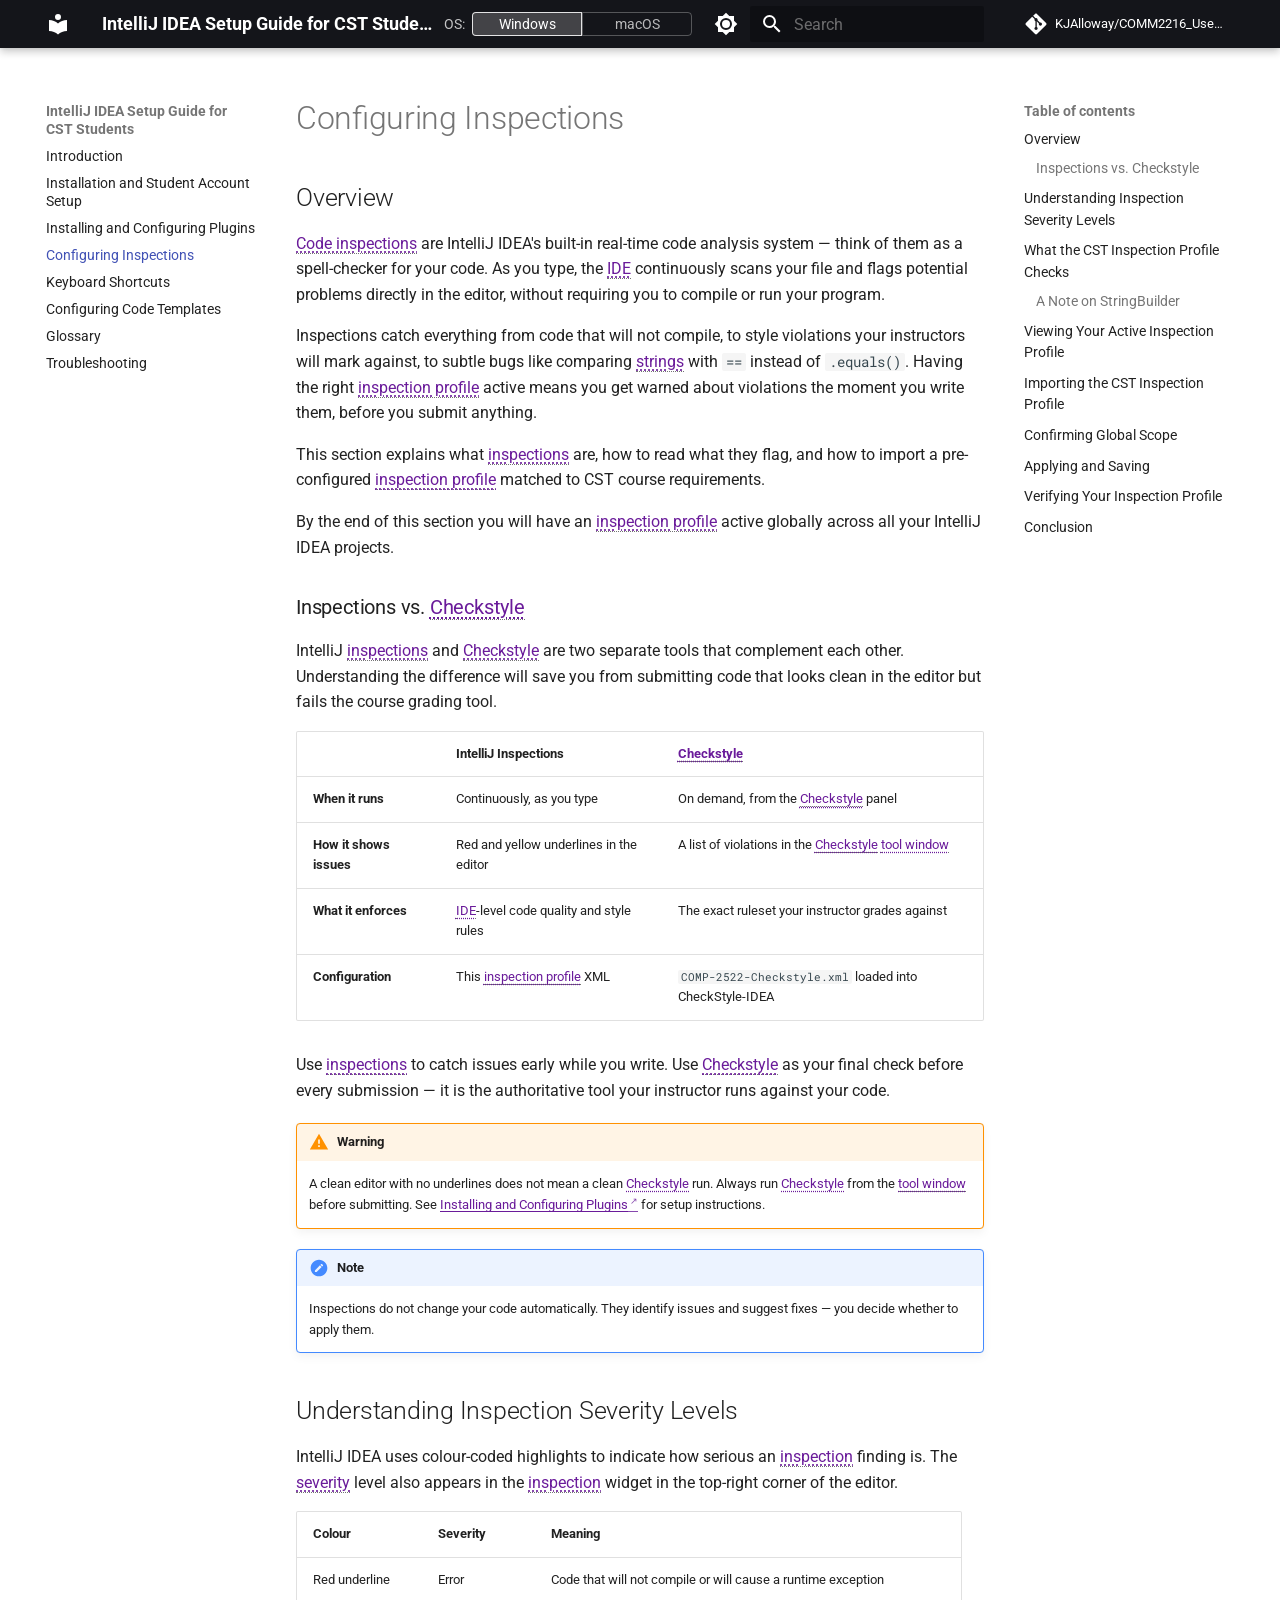
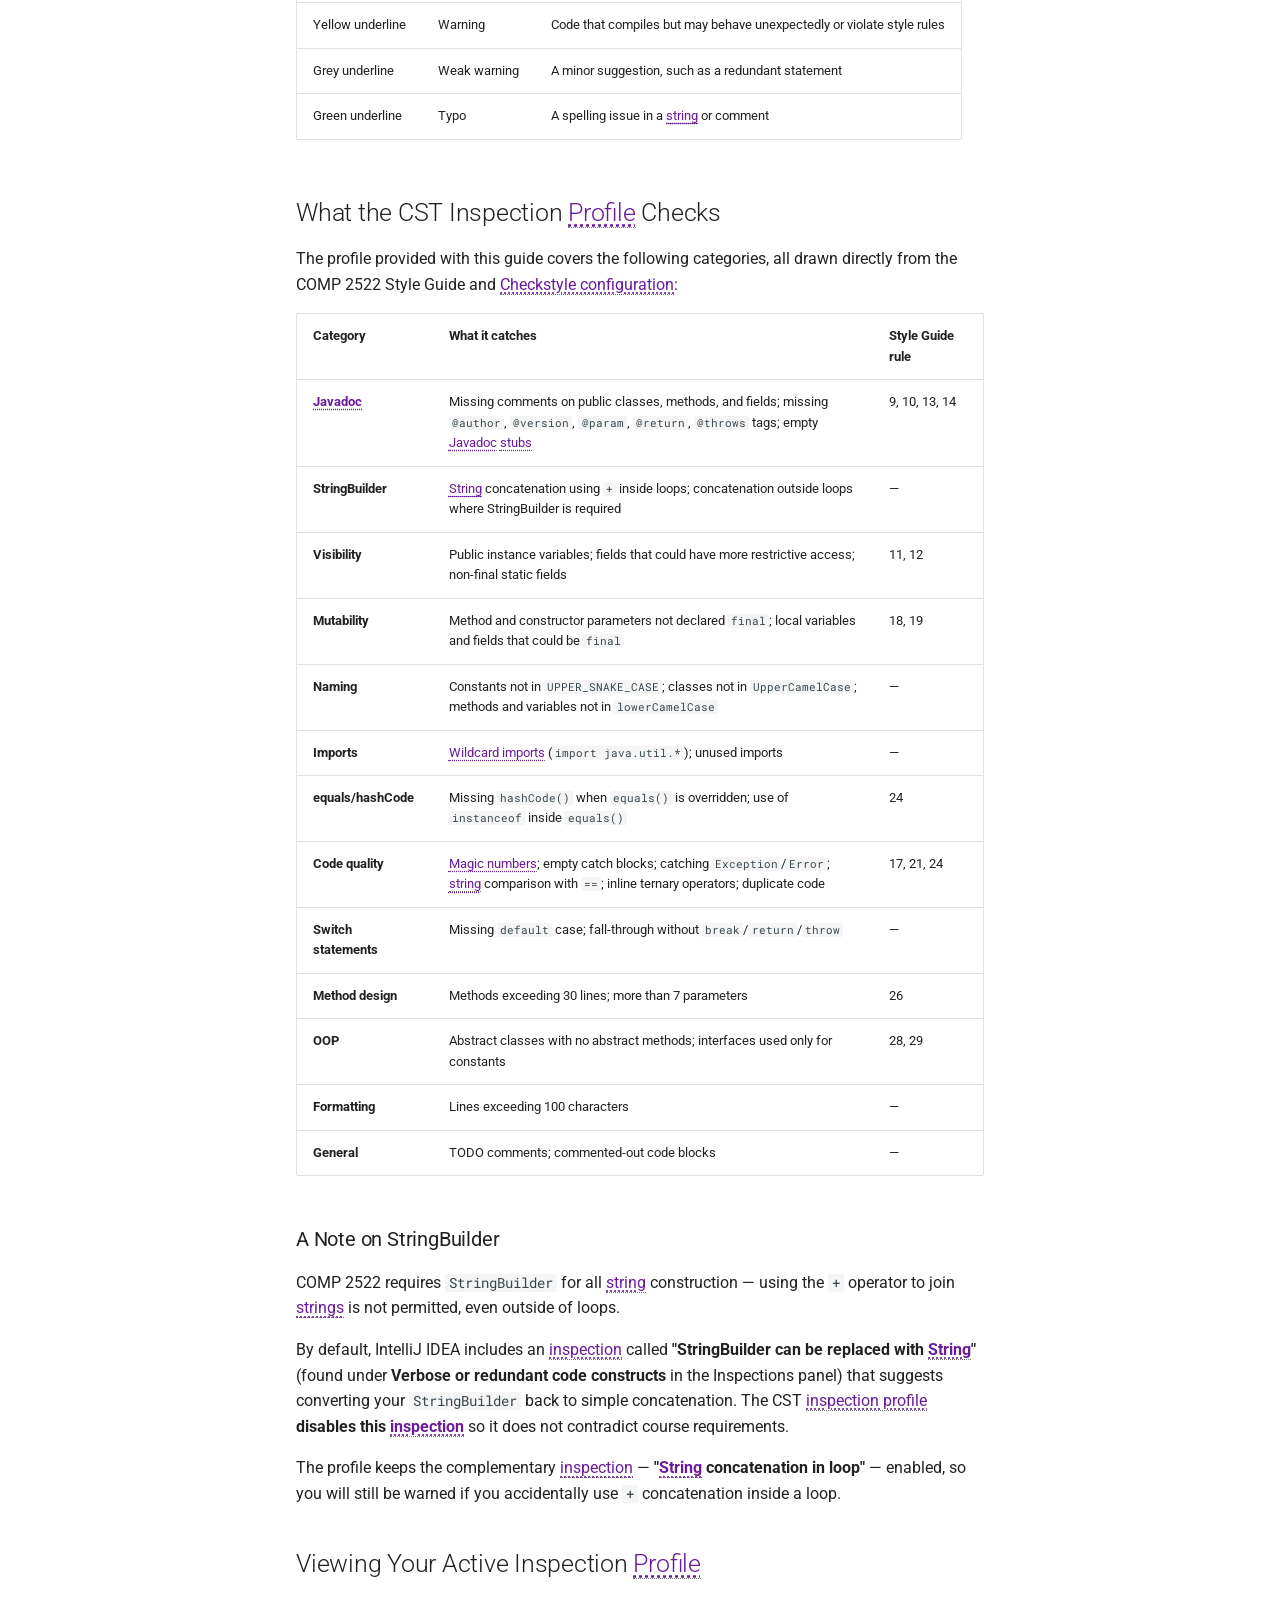
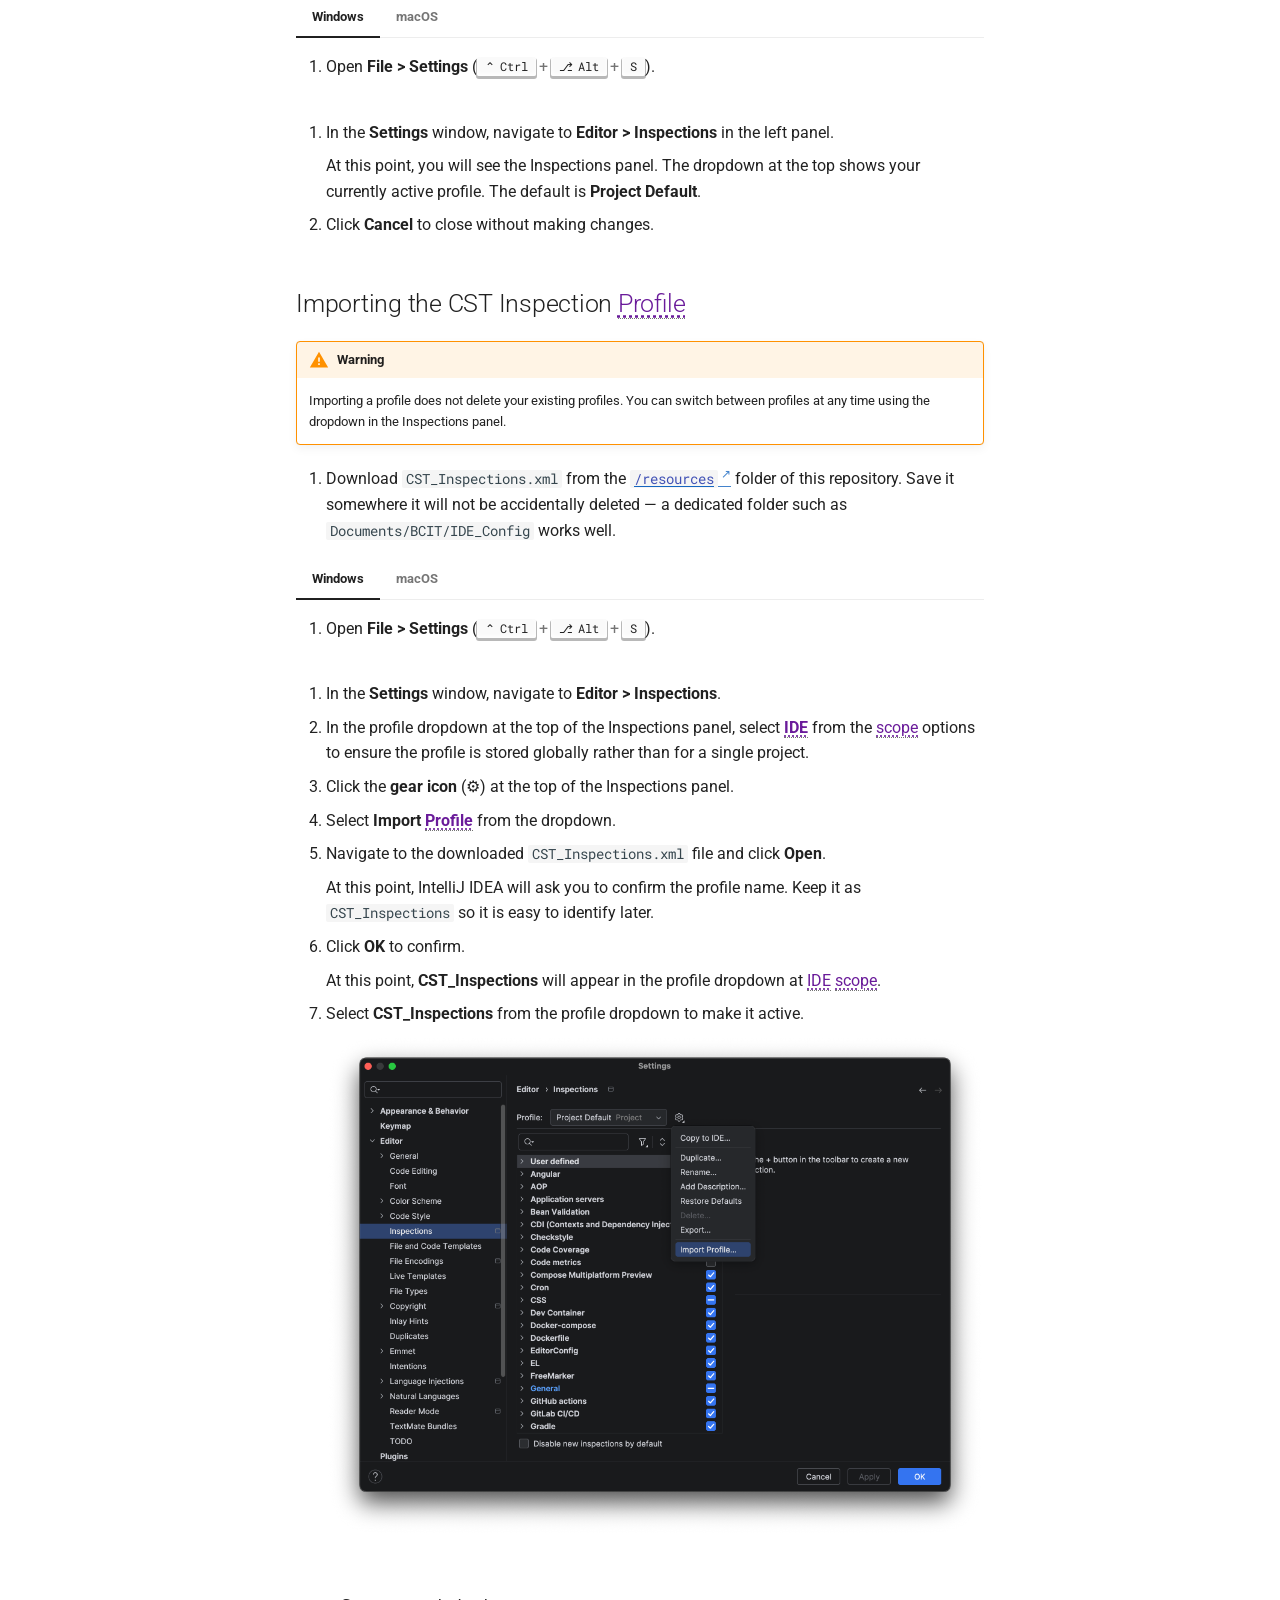
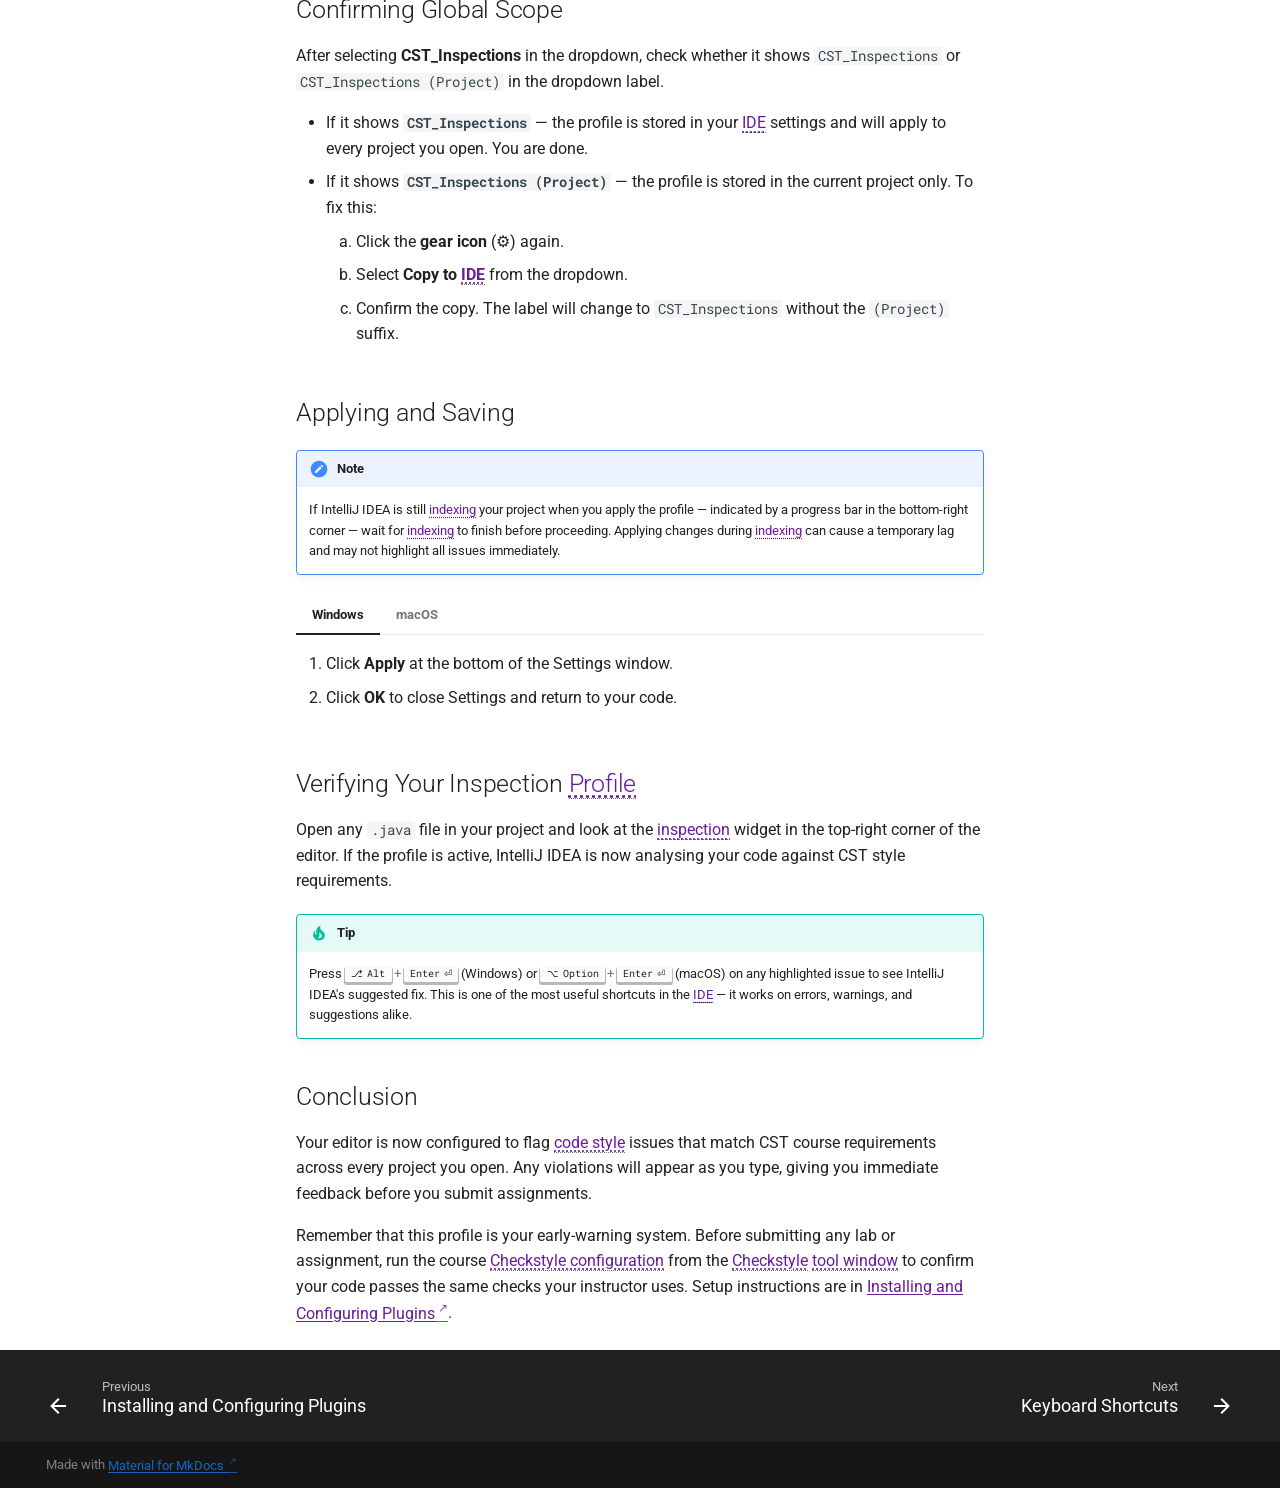
<file: inspections/index.html>
<!doctype html>
<html lang="en" class="no-js">
  <head>
    
      <meta charset="utf-8">
      <meta name="viewport" content="width=device-width,initial-scale=1">
      
      
      
        <link rel="canonical" href="https://kjalloway.github.io/COMM2216_User_Documentation_Project_KJA_DLN/inspections/">
      
      
        <link rel="prev" href="../plugins/">
      
      
        <link rel="next" href="../shortcuts/">
      
      
        
      
      
      <link rel="icon" href="../assets/images/favicon.png">
      <meta name="generator" content="mkdocs-1.6.1, mkdocs-material-9.7.6">
    
    
      
        <title>Configuring Inspections - IntelliJ IDEA Setup Guide for CST Students</title>
      
    
    
      <link rel="stylesheet" href="../assets/stylesheets/main.484c7ddc.min.css">
      
        
        <link rel="stylesheet" href="../assets/stylesheets/palette.ab4e12ef.min.css">
      
      


    
    
      
    
    
      
        
        
        <link rel="preconnect" href="https://fonts.gstatic.com" crossorigin>
        <link rel="stylesheet" href="https://fonts.googleapis.com/css?family=Roboto:300,300i,400,400i,700,700i%7CRoboto+Mono:400,400i,700,700i&display=fallback">
        <style>:root{--md-text-font:"Roboto";--md-code-font:"Roboto Mono"}</style>
      
    
    
      <link rel="stylesheet" href="../stylesheets/extra.css">
    
    <script>__md_scope=new URL("..",location),__md_hash=e=>[...e].reduce(((e,_)=>(e<<5)-e+_.charCodeAt(0)),0),__md_get=(e,_=localStorage,t=__md_scope)=>JSON.parse(_.getItem(t.pathname+"."+e)),__md_set=(e,_,t=localStorage,a=__md_scope)=>{try{t.setItem(a.pathname+"."+e,JSON.stringify(_))}catch(e){}}</script>
    
      

    
    
  </head>
  
  
    
    
      
    
    
    
    
    <body dir="ltr" data-md-color-scheme="default" data-md-color-primary="black" data-md-color-accent="deep-purple">
  
    
    <input class="md-toggle" data-md-toggle="drawer" type="checkbox" id="__drawer" autocomplete="off">
    <input class="md-toggle" data-md-toggle="search" type="checkbox" id="__search" autocomplete="off">
    <label class="md-overlay" for="__drawer"></label>
    <div data-md-component="skip">
      
        
        <a href="#configuring-inspections" class="md-skip">
          Skip to content
        </a>
      
    </div>
    <div data-md-component="announce">
      
    </div>
    
    
      

  

<header class="md-header md-header--shadow" data-md-component="header">
  <nav class="md-header__inner md-grid" aria-label="Header">
    <a href=".." title="IntelliJ IDEA Setup Guide for CST Students" class="md-header__button md-logo" aria-label="IntelliJ IDEA Setup Guide for CST Students" data-md-component="logo">
      
  
  <svg xmlns="http://www.w3.org/2000/svg" viewBox="0 0 24 24"><path d="M12 8a3 3 0 0 0 3-3 3 3 0 0 0-3-3 3 3 0 0 0-3 3 3 3 0 0 0 3 3m0 3.54C9.64 9.35 6.5 8 3 8v11c3.5 0 6.64 1.35 9 3.54 2.36-2.19 5.5-3.54 9-3.54V8c-3.5 0-6.64 1.35-9 3.54"/></svg>

    </a>
    <label class="md-header__button md-icon" for="__drawer">
      
      <svg xmlns="http://www.w3.org/2000/svg" viewBox="0 0 24 24"><path d="M3 6h18v2H3zm0 5h18v2H3zm0 5h18v2H3z"/></svg>
    </label>
    <div class="md-header__title" data-md-component="header-title">
      <div class="md-header__ellipsis">
        <div class="md-header__topic">
          <span class="md-ellipsis">
            IntelliJ IDEA Setup Guide for CST Students
          </span>
        </div>
        <div class="md-header__topic" data-md-component="header-topic">
          <span class="md-ellipsis">
            
              Configuring Inspections
            
          </span>
        </div>
      </div>
    </div>
    
      
        <form class="md-header__option" data-md-component="palette">
  
    
    
    
    <input class="md-option" data-md-color-media="" data-md-color-scheme="default" data-md-color-primary="black" data-md-color-accent="deep-purple"  aria-label="Switch to dark mode"  type="radio" name="__palette" id="__palette_0">
    
      <label class="md-header__button md-icon" title="Switch to dark mode" for="__palette_1" hidden>
        <svg xmlns="http://www.w3.org/2000/svg" viewBox="0 0 24 24"><path d="M12 8a4 4 0 0 0-4 4 4 4 0 0 0 4 4 4 4 0 0 0 4-4 4 4 0 0 0-4-4m0 10a6 6 0 0 1-6-6 6 6 0 0 1 6-6 6 6 0 0 1 6 6 6 6 0 0 1-6 6m8-9.31V4h-4.69L12 .69 8.69 4H4v4.69L.69 12 4 15.31V20h4.69L12 23.31 15.31 20H20v-4.69L23.31 12z"/></svg>
      </label>
    
  
    
    
    
    <input class="md-option" data-md-color-media="" data-md-color-scheme="slate" data-md-color-primary="black" data-md-color-accent="deep-purple"  aria-label="Switch to light mode"  type="radio" name="__palette" id="__palette_1">
    
      <label class="md-header__button md-icon" title="Switch to light mode" for="__palette_0" hidden>
        <svg xmlns="http://www.w3.org/2000/svg" viewBox="0 0 24 24"><path d="M12 18c-.89 0-1.74-.2-2.5-.55C11.56 16.5 13 14.42 13 12s-1.44-4.5-3.5-5.45C10.26 6.2 11.11 6 12 6a6 6 0 0 1 6 6 6 6 0 0 1-6 6m8-9.31V4h-4.69L12 .69 8.69 4H4v4.69L.69 12 4 15.31V20h4.69L12 23.31 15.31 20H20v-4.69L23.31 12z"/></svg>
      </label>
    
  
</form>
      
    
    
      <script>var palette=__md_get("__palette");if(palette&&palette.color){if("(prefers-color-scheme)"===palette.color.media){var media=matchMedia("(prefers-color-scheme: light)"),input=document.querySelector(media.matches?"[data-md-color-media='(prefers-color-scheme: light)']":"[data-md-color-media='(prefers-color-scheme: dark)']");palette.color.media=input.getAttribute("data-md-color-media"),palette.color.scheme=input.getAttribute("data-md-color-scheme"),palette.color.primary=input.getAttribute("data-md-color-primary"),palette.color.accent=input.getAttribute("data-md-color-accent")}for(var[key,value]of Object.entries(palette.color))document.body.setAttribute("data-md-color-"+key,value)}</script>
    
    
    
      
      
        <label class="md-header__button md-icon" for="__search">
          
          <svg xmlns="http://www.w3.org/2000/svg" viewBox="0 0 24 24"><path d="M9.5 3A6.5 6.5 0 0 1 16 9.5c0 1.61-.59 3.09-1.56 4.23l.27.27h.79l5 5-1.5 1.5-5-5v-.79l-.27-.27A6.52 6.52 0 0 1 9.5 16 6.5 6.5 0 0 1 3 9.5 6.5 6.5 0 0 1 9.5 3m0 2C7 5 5 7 5 9.5S7 14 9.5 14 14 12 14 9.5 12 5 9.5 5"/></svg>
        </label>
        <div class="md-search" data-md-component="search" role="dialog">
  <label class="md-search__overlay" for="__search"></label>
  <div class="md-search__inner" role="search">
    <form class="md-search__form" name="search">
      <input type="text" class="md-search__input" name="query" aria-label="Search" placeholder="Search" autocapitalize="off" autocorrect="off" autocomplete="off" spellcheck="false" data-md-component="search-query" required>
      <label class="md-search__icon md-icon" for="__search">
        
        <svg xmlns="http://www.w3.org/2000/svg" viewBox="0 0 24 24"><path d="M9.5 3A6.5 6.5 0 0 1 16 9.5c0 1.61-.59 3.09-1.56 4.23l.27.27h.79l5 5-1.5 1.5-5-5v-.79l-.27-.27A6.52 6.52 0 0 1 9.5 16 6.5 6.5 0 0 1 3 9.5 6.5 6.5 0 0 1 9.5 3m0 2C7 5 5 7 5 9.5S7 14 9.5 14 14 12 14 9.5 12 5 9.5 5"/></svg>
        
        <svg xmlns="http://www.w3.org/2000/svg" viewBox="0 0 24 24"><path d="M20 11v2H8l5.5 5.5-1.42 1.42L4.16 12l7.92-7.92L13.5 5.5 8 11z"/></svg>
      </label>
      <nav class="md-search__options" aria-label="Search">
        
        <button type="reset" class="md-search__icon md-icon" title="Clear" aria-label="Clear" tabindex="-1">
          
          <svg xmlns="http://www.w3.org/2000/svg" viewBox="0 0 24 24"><path d="M19 6.41 17.59 5 12 10.59 6.41 5 5 6.41 10.59 12 5 17.59 6.41 19 12 13.41 17.59 19 19 17.59 13.41 12z"/></svg>
        </button>
      </nav>
      
        <div class="md-search__suggest" data-md-component="search-suggest"></div>
      
    </form>
    <div class="md-search__output">
      <div class="md-search__scrollwrap" tabindex="0" data-md-scrollfix>
        <div class="md-search-result" data-md-component="search-result">
          <div class="md-search-result__meta">
            Initializing search
          </div>
          <ol class="md-search-result__list" role="presentation"></ol>
        </div>
      </div>
    </div>
  </div>
</div>
      
    
    
      <div class="md-header__source">
        <a href="https://github.com/KJAlloway/COMM2216_User_Documentation_Project_KJA_DLN" title="Go to repository" class="md-source" data-md-component="source">
  <div class="md-source__icon md-icon">
    
    <svg xmlns="http://www.w3.org/2000/svg" viewBox="0 0 448 512"><!--! Font Awesome Free 7.1.0 by @fontawesome - https://fontawesome.com License - https://fontawesome.com/license/free (Icons: CC BY 4.0, Fonts: SIL OFL 1.1, Code: MIT License) Copyright 2025 Fonticons, Inc.--><path d="M439.6 236.1 244 40.5c-5.4-5.5-12.8-8.5-20.4-8.5s-15 3-20.4 8.4L162.5 81l51.5 51.5c27.1-9.1 52.7 16.8 43.4 43.7l49.7 49.7c34.2-11.8 61.2 31 35.5 56.7-26.5 26.5-70.2-2.9-56-37.3L240.3 199v121.9c25.3 12.5 22.3 41.8 9.1 55-6.4 6.4-15.2 10.1-24.3 10.1s-17.8-3.6-24.3-10.1c-17.6-17.6-11.1-46.9 11.2-56v-123c-20.8-8.5-24.6-30.7-18.6-45L142.6 101 8.5 235.1C3 240.6 0 247.9 0 255.5s3 15 8.5 20.4l195.6 195.7c5.4 5.4 12.7 8.4 20.4 8.4s15-3 20.4-8.4l194.7-194.7c5.4-5.4 8.4-12.8 8.4-20.4s-3-15-8.4-20.4"/></svg>
  </div>
  <div class="md-source__repository">
    KJAlloway/COMM2216_User_Documentation_Project_KJA_DLN
  </div>
</a>
      </div>
    
  </nav>
  
</header>
    
    <div class="md-container" data-md-component="container">
      
      
        
          
        
      
      <main class="md-main" data-md-component="main">
        <div class="md-main__inner md-grid">
          
            
              
              <div class="md-sidebar md-sidebar--primary" data-md-component="sidebar" data-md-type="navigation" >
                <div class="md-sidebar__scrollwrap">
                  <div class="md-sidebar__inner">
                    



<nav class="md-nav md-nav--primary" aria-label="Navigation" data-md-level="0">
  <label class="md-nav__title" for="__drawer">
    <a href=".." title="IntelliJ IDEA Setup Guide for CST Students" class="md-nav__button md-logo" aria-label="IntelliJ IDEA Setup Guide for CST Students" data-md-component="logo">
      
  
  <svg xmlns="http://www.w3.org/2000/svg" viewBox="0 0 24 24"><path d="M12 8a3 3 0 0 0 3-3 3 3 0 0 0-3-3 3 3 0 0 0-3 3 3 3 0 0 0 3 3m0 3.54C9.64 9.35 6.5 8 3 8v11c3.5 0 6.64 1.35 9 3.54 2.36-2.19 5.5-3.54 9-3.54V8c-3.5 0-6.64 1.35-9 3.54"/></svg>

    </a>
    IntelliJ IDEA Setup Guide for CST Students
  </label>
  
    <div class="md-nav__source">
      <a href="https://github.com/KJAlloway/COMM2216_User_Documentation_Project_KJA_DLN" title="Go to repository" class="md-source" data-md-component="source">
  <div class="md-source__icon md-icon">
    
    <svg xmlns="http://www.w3.org/2000/svg" viewBox="0 0 448 512"><!--! Font Awesome Free 7.1.0 by @fontawesome - https://fontawesome.com License - https://fontawesome.com/license/free (Icons: CC BY 4.0, Fonts: SIL OFL 1.1, Code: MIT License) Copyright 2025 Fonticons, Inc.--><path d="M439.6 236.1 244 40.5c-5.4-5.5-12.8-8.5-20.4-8.5s-15 3-20.4 8.4L162.5 81l51.5 51.5c27.1-9.1 52.7 16.8 43.4 43.7l49.7 49.7c34.2-11.8 61.2 31 35.5 56.7-26.5 26.5-70.2-2.9-56-37.3L240.3 199v121.9c25.3 12.5 22.3 41.8 9.1 55-6.4 6.4-15.2 10.1-24.3 10.1s-17.8-3.6-24.3-10.1c-17.6-17.6-11.1-46.9 11.2-56v-123c-20.8-8.5-24.6-30.7-18.6-45L142.6 101 8.5 235.1C3 240.6 0 247.9 0 255.5s3 15 8.5 20.4l195.6 195.7c5.4 5.4 12.7 8.4 20.4 8.4s15-3 20.4-8.4l194.7-194.7c5.4-5.4 8.4-12.8 8.4-20.4s-3-15-8.4-20.4"/></svg>
  </div>
  <div class="md-source__repository">
    KJAlloway/COMM2216_User_Documentation_Project_KJA_DLN
  </div>
</a>
    </div>
  
  <ul class="md-nav__list" data-md-scrollfix>
    
      
      
  
  
  
  
    <li class="md-nav__item">
      <a href=".." class="md-nav__link">
        
  
  
  <span class="md-ellipsis">
    
  
    Introduction
  

    
  </span>
  
  

      </a>
    </li>
  

    
      
      
  
  
  
  
    <li class="md-nav__item">
      <a href="../installation/" class="md-nav__link">
        
  
  
  <span class="md-ellipsis">
    
  
    Installation and Student Account Setup
  

    
  </span>
  
  

      </a>
    </li>
  

    
      
      
  
  
  
  
    <li class="md-nav__item">
      <a href="../plugins/" class="md-nav__link">
        
  
  
  <span class="md-ellipsis">
    
  
    Installing and Configuring Plugins
  

    
  </span>
  
  

      </a>
    </li>
  

    
      
      
  
  
    
  
  
  
    <li class="md-nav__item md-nav__item--active">
      
      <input class="md-nav__toggle md-toggle" type="checkbox" id="__toc">
      
      
        
      
      
        <label class="md-nav__link md-nav__link--active" for="__toc">
          
  
  
  <span class="md-ellipsis">
    
  
    Configuring Inspections
  

    
  </span>
  
  

          <span class="md-nav__icon md-icon"></span>
        </label>
      
      <a href="./" class="md-nav__link md-nav__link--active">
        
  
  
  <span class="md-ellipsis">
    
  
    Configuring Inspections
  

    
  </span>
  
  

      </a>
      
        

<nav class="md-nav md-nav--secondary" aria-label="Table of contents">
  
  
  
    
  
  
    <label class="md-nav__title" for="__toc">
      <span class="md-nav__icon md-icon"></span>
      Table of contents
    </label>
    <ul class="md-nav__list" data-md-component="toc" data-md-scrollfix>
      
        <li class="md-nav__item">
  <a href="#overview" class="md-nav__link">
    <span class="md-ellipsis">
      
        Overview
      
    </span>
  </a>
  
    <nav class="md-nav" aria-label="Overview">
      <ul class="md-nav__list">
        
          <li class="md-nav__item">
  <a href="#inspections-vs-checkstyle" class="md-nav__link">
    <span class="md-ellipsis">
      
        Inspections vs. Checkstyle
      
    </span>
  </a>
  
</li>
        
      </ul>
    </nav>
  
</li>
      
        <li class="md-nav__item">
  <a href="#understanding-inspection-severity-levels" class="md-nav__link">
    <span class="md-ellipsis">
      
        Understanding Inspection Severity Levels
      
    </span>
  </a>
  
</li>
      
        <li class="md-nav__item">
  <a href="#what-the-cst-inspection-profile-checks" class="md-nav__link">
    <span class="md-ellipsis">
      
        What the CST Inspection Profile Checks
      
    </span>
  </a>
  
    <nav class="md-nav" aria-label="What the CST Inspection Profile Checks">
      <ul class="md-nav__list">
        
          <li class="md-nav__item">
  <a href="#a-note-on-stringbuilder" class="md-nav__link">
    <span class="md-ellipsis">
      
        A Note on StringBuilder
      
    </span>
  </a>
  
</li>
        
      </ul>
    </nav>
  
</li>
      
        <li class="md-nav__item">
  <a href="#viewing-your-active-inspection-profile" class="md-nav__link">
    <span class="md-ellipsis">
      
        Viewing Your Active Inspection Profile
      
    </span>
  </a>
  
</li>
      
        <li class="md-nav__item">
  <a href="#importing-the-cst-inspection-profile" class="md-nav__link">
    <span class="md-ellipsis">
      
        Importing the CST Inspection Profile
      
    </span>
  </a>
  
</li>
      
        <li class="md-nav__item">
  <a href="#confirming-global-scope" class="md-nav__link">
    <span class="md-ellipsis">
      
        Confirming Global Scope
      
    </span>
  </a>
  
</li>
      
        <li class="md-nav__item">
  <a href="#applying-and-saving" class="md-nav__link">
    <span class="md-ellipsis">
      
        Applying and Saving
      
    </span>
  </a>
  
</li>
      
        <li class="md-nav__item">
  <a href="#verifying-your-inspection-profile" class="md-nav__link">
    <span class="md-ellipsis">
      
        Verifying Your Inspection Profile
      
    </span>
  </a>
  
</li>
      
        <li class="md-nav__item">
  <a href="#conclusion" class="md-nav__link">
    <span class="md-ellipsis">
      
        Conclusion
      
    </span>
  </a>
  
</li>
      
    </ul>
  
</nav>
      
    </li>
  

    
      
      
  
  
  
  
    <li class="md-nav__item">
      <a href="../shortcuts/" class="md-nav__link">
        
  
  
  <span class="md-ellipsis">
    
  
    Keyboard Shortcuts
  

    
  </span>
  
  

      </a>
    </li>
  

    
      
      
  
  
  
  
    <li class="md-nav__item">
      <a href="../templates/" class="md-nav__link">
        
  
  
  <span class="md-ellipsis">
    
  
    Configuring Code Templates
  

    
  </span>
  
  

      </a>
    </li>
  

    
      
      
  
  
  
  
    <li class="md-nav__item">
      <a href="../glossary/" class="md-nav__link">
        
  
  
  <span class="md-ellipsis">
    
  
    Glossary
  

    
  </span>
  
  

      </a>
    </li>
  

    
      
      
  
  
  
  
    <li class="md-nav__item">
      <a href="../troubleshooting/" class="md-nav__link">
        
  
  
  <span class="md-ellipsis">
    
  
    Troubleshooting
  

    
  </span>
  
  

      </a>
    </li>
  

    
  </ul>
</nav>
                  </div>
                </div>
              </div>
            
            
              
              <div class="md-sidebar md-sidebar--secondary" data-md-component="sidebar" data-md-type="toc" >
                <div class="md-sidebar__scrollwrap">
                  <div class="md-sidebar__inner">
                    

<nav class="md-nav md-nav--secondary" aria-label="Table of contents">
  
  
  
    
  
  
    <label class="md-nav__title" for="__toc">
      <span class="md-nav__icon md-icon"></span>
      Table of contents
    </label>
    <ul class="md-nav__list" data-md-component="toc" data-md-scrollfix>
      
        <li class="md-nav__item">
  <a href="#overview" class="md-nav__link">
    <span class="md-ellipsis">
      
        Overview
      
    </span>
  </a>
  
    <nav class="md-nav" aria-label="Overview">
      <ul class="md-nav__list">
        
          <li class="md-nav__item">
  <a href="#inspections-vs-checkstyle" class="md-nav__link">
    <span class="md-ellipsis">
      
        Inspections vs. Checkstyle
      
    </span>
  </a>
  
</li>
        
      </ul>
    </nav>
  
</li>
      
        <li class="md-nav__item">
  <a href="#understanding-inspection-severity-levels" class="md-nav__link">
    <span class="md-ellipsis">
      
        Understanding Inspection Severity Levels
      
    </span>
  </a>
  
</li>
      
        <li class="md-nav__item">
  <a href="#what-the-cst-inspection-profile-checks" class="md-nav__link">
    <span class="md-ellipsis">
      
        What the CST Inspection Profile Checks
      
    </span>
  </a>
  
    <nav class="md-nav" aria-label="What the CST Inspection Profile Checks">
      <ul class="md-nav__list">
        
          <li class="md-nav__item">
  <a href="#a-note-on-stringbuilder" class="md-nav__link">
    <span class="md-ellipsis">
      
        A Note on StringBuilder
      
    </span>
  </a>
  
</li>
        
      </ul>
    </nav>
  
</li>
      
        <li class="md-nav__item">
  <a href="#viewing-your-active-inspection-profile" class="md-nav__link">
    <span class="md-ellipsis">
      
        Viewing Your Active Inspection Profile
      
    </span>
  </a>
  
</li>
      
        <li class="md-nav__item">
  <a href="#importing-the-cst-inspection-profile" class="md-nav__link">
    <span class="md-ellipsis">
      
        Importing the CST Inspection Profile
      
    </span>
  </a>
  
</li>
      
        <li class="md-nav__item">
  <a href="#confirming-global-scope" class="md-nav__link">
    <span class="md-ellipsis">
      
        Confirming Global Scope
      
    </span>
  </a>
  
</li>
      
        <li class="md-nav__item">
  <a href="#applying-and-saving" class="md-nav__link">
    <span class="md-ellipsis">
      
        Applying and Saving
      
    </span>
  </a>
  
</li>
      
        <li class="md-nav__item">
  <a href="#verifying-your-inspection-profile" class="md-nav__link">
    <span class="md-ellipsis">
      
        Verifying Your Inspection Profile
      
    </span>
  </a>
  
</li>
      
        <li class="md-nav__item">
  <a href="#conclusion" class="md-nav__link">
    <span class="md-ellipsis">
      
        Conclusion
      
    </span>
  </a>
  
</li>
      
    </ul>
  
</nav>
                  </div>
                </div>
              </div>
            
          
          
            <div class="md-content" data-md-component="content">
              
              <article class="md-content__inner md-typeset">
                
                  


  
  


<h1 id="configuring-inspections">Configuring Inspections</h1>
<h2 id="overview">Overview</h2>
<p><a href="../glossary/#code-inspection" class="glossary-link"><abbr title="Automated rules IntelliJ IDEA applies as you type, flagging errors, warnings, and style violations without compiling — click for more details">Code inspections</abbr></a> are IntelliJ IDEA's built-in real-time code analysis
system — think of them as a spell-checker for your code. As you type, the
<a href="../glossary/#ide" class="glossary-link"><abbr title="Integrated Development Environment — a single application combining a code editor, compiler, debugger, and other tools — click for more details">IDE</abbr></a> continuously scans your file and flags potential problems directly in
the editor, without requiring you to compile or run your program.</p>
<p>Inspections catch everything from code that will not compile, to style
violations your instructors will mark against, to subtle bugs like
comparing <a href="../glossary/#string" class="glossary-link"><abbr title="Sequences of characters treated as text in Java, enclosed in double quotes — click for more details">strings</abbr></a> with <code>==</code> instead of <code>.equals()</code>. Having the right
<a href="../glossary/#profile" class="glossary-link"><abbr title="A saved, importable collection of IntelliJ IDEA inspection settings. The CST profile provided with this guide is pre-configured to COMP 2522 requirements — click for more details">inspection profile</abbr></a> active means you get warned about violations the moment
you write them, before you submit anything.</p>
<p>This section explains what <a href="../glossary/#code-inspection" class="glossary-link"><abbr title="Automated rules IntelliJ IDEA applies as you type, flagging errors, warnings, and style violations without compiling — click for more details">inspections</abbr></a> are, how to read what they flag, and
how to import a pre-configured <a href="../glossary/#profile" class="glossary-link"><abbr title="A saved, importable collection of IntelliJ IDEA inspection settings. The CST profile provided with this guide is pre-configured to COMP 2522 requirements — click for more details">inspection profile</abbr></a> matched to CST course
requirements.</p>
<p>By the end of this section you will have an <a href="../glossary/#profile" class="glossary-link"><abbr title="A saved, importable collection of IntelliJ IDEA inspection settings. The CST profile provided with this guide is pre-configured to COMP 2522 requirements — click for more details">inspection profile</abbr></a> active
globally across all your IntelliJ IDEA projects.</p>
<h3 id="inspections-vs-checkstyle">Inspections vs. <a href="../glossary/#checkstyle" class="glossary-link"><abbr title="A tool that checks your code against the exact ruleset your instructor grades against. Run it before every submission — click for more details">Checkstyle</abbr></a></h3>
<p>IntelliJ <a href="../glossary/#code-inspection" class="glossary-link"><abbr title="Automated rules IntelliJ IDEA applies as you type, flagging errors, warnings, and style violations without compiling — click for more details">inspections</abbr></a> and <a href="../glossary/#checkstyle" class="glossary-link"><abbr title="A tool that checks your code against the exact ruleset your instructor grades against. Run it before every submission — click for more details">Checkstyle</abbr></a> are two separate tools that complement
each other. Understanding the difference will save you from submitting code
that looks clean in the editor but fails the course grading tool.</p>
<table>
<thead>
<tr>
<th></th>
<th>IntelliJ Inspections</th>
<th><a href="../glossary/#checkstyle" class="glossary-link"><abbr title="A tool that checks your code against the exact ruleset your instructor grades against. Run it before every submission — click for more details">Checkstyle</abbr></a></th>
</tr>
</thead>
<tbody>
<tr>
<td><strong>When it runs</strong></td>
<td>Continuously, as you type</td>
<td>On demand, from the <a href="../glossary/#checkstyle" class="glossary-link"><abbr title="A tool that checks your code against the exact ruleset your instructor grades against. Run it before every submission — click for more details">Checkstyle</abbr></a> panel</td>
</tr>
<tr>
<td><strong>How it shows issues</strong></td>
<td>Red and yellow underlines in the editor</td>
<td>A list of violations in the <a href="../glossary/#checkstyle" class="glossary-link"><abbr title="A tool that checks your code against the exact ruleset your instructor grades against. Run it before every submission — click for more details">Checkstyle</abbr></a> <a href="../glossary/#tool-window" class="glossary-link"><abbr title="A panel docked to the edge of IntelliJ IDEA that provides access to a specific feature or view — click for more details">tool window</abbr></a></td>
</tr>
<tr>
<td><strong>What it enforces</strong></td>
<td><a href="../glossary/#ide" class="glossary-link"><abbr title="Integrated Development Environment — a single application combining a code editor, compiler, debugger, and other tools — click for more details">IDE</abbr></a>-level code quality and style rules</td>
<td>The exact ruleset your instructor grades against</td>
</tr>
<tr>
<td><strong>Configuration</strong></td>
<td>This <a href="../glossary/#profile" class="glossary-link"><abbr title="A saved, importable collection of IntelliJ IDEA inspection settings. The CST profile provided with this guide is pre-configured to COMP 2522 requirements — click for more details">inspection profile</abbr></a> XML</td>
<td><code>COMP-2522-Checkstyle.xml</code> loaded into CheckStyle-IDEA</td>
</tr>
</tbody>
</table>
<p>Use <a href="../glossary/#code-inspection" class="glossary-link"><abbr title="Automated rules IntelliJ IDEA applies as you type, flagging errors, warnings, and style violations without compiling — click for more details">inspections</abbr></a> to catch issues early while you write. Use <a href="../glossary/#checkstyle" class="glossary-link"><abbr title="A tool that checks your code against the exact ruleset your instructor grades against. Run it before every submission — click for more details">Checkstyle</abbr></a> as
your final check before every submission — it is the authoritative tool
your instructor runs against your code.</p>
<div class="admonition warning">
<p class="admonition-title">Warning</p>
<p>A clean editor with no underlines does not mean a clean <a href="../glossary/#checkstyle" class="glossary-link"><abbr title="A tool that checks your code against the exact ruleset your instructor grades against. Run it before every submission — click for more details">Checkstyle</abbr></a>
run. Always run <a href="../glossary/#checkstyle" class="glossary-link"><abbr title="A tool that checks your code against the exact ruleset your instructor grades against. Run it before every submission — click for more details">Checkstyle</abbr></a> from the <a href="../glossary/#tool-window" class="glossary-link"><abbr title="A panel docked to the edge of IntelliJ IDEA that provides access to a specific feature or view — click for more details">tool window</abbr></a> before submitting.
See <a href="../plugins/">Installing and Configuring Plugins</a> for setup
instructions.</p>
</div>
<div class="admonition note">
<p class="admonition-title">Note</p>
<p>Inspections do not change your code automatically. They identify
issues and suggest fixes — you decide whether to apply them.</p>
</div>
<h2 id="understanding-inspection-severity-levels">Understanding Inspection Severity Levels</h2>
<p>IntelliJ IDEA uses colour-coded highlights to indicate how serious an
<a href="../glossary/#code-inspection" class="glossary-link"><abbr title="An automated analysis rule that flags potential errors and style violations as you type — click for more details">inspection</abbr></a> finding is. The <a href="../glossary/#severity" class="glossary-link"><abbr title="The level of importance assigned to an inspection finding: Error, Warning, Weak Warning, or Typo — click for more details">severity</abbr></a> level also appears in the <a href="../glossary/#code-inspection" class="glossary-link"><abbr title="An automated analysis rule that flags potential errors and style violations as you type — click for more details">inspection</abbr></a>
widget in the top-right corner of the editor.</p>
<table>
<thead>
<tr>
<th>Colour</th>
<th>Severity</th>
<th>Meaning</th>
</tr>
</thead>
<tbody>
<tr>
<td>Red underline</td>
<td>Error</td>
<td>Code that will not compile or will cause a runtime exception</td>
</tr>
<tr>
<td>Yellow underline</td>
<td>Warning</td>
<td>Code that compiles but may behave unexpectedly or violate style rules</td>
</tr>
<tr>
<td>Grey underline</td>
<td>Weak warning</td>
<td>A minor suggestion, such as a redundant statement</td>
</tr>
<tr>
<td>Green underline</td>
<td>Typo</td>
<td>A spelling issue in a <a href="../glossary/#string" class="glossary-link"><abbr title="A sequence of characters treated as text in Java, enclosed in double quotes — click for more details">string</abbr></a> or comment</td>
</tr>
</tbody>
</table>
<h2 id="what-the-cst-inspection-profile-checks">What the CST Inspection <a href="../glossary/#profile" class="glossary-link"><abbr title="A saved collection of inspection settings that can be exported, shared, and imported between IDE installations — click for more details">Profile</abbr></a> Checks</h2>
<p>The profile provided with this guide covers the following categories, all
drawn directly from the COMP 2522 Style Guide and <a href="../glossary/#checkstyle-configuration" class="glossary-link"><abbr title="An XML file defining the exact style rules graded against your code submissions. In CST courses this is COMP-2522-Checkstyle.xml — click for more details">Checkstyle configuration</abbr></a>:</p>
<table>
<thead>
<tr>
<th>Category</th>
<th>What it catches</th>
<th>Style Guide rule</th>
</tr>
</thead>
<tbody>
<tr>
<td><strong><a href="../glossary/#javadoc" class="glossary-link"><abbr title="Java's standard documentation comment format, written using /** */ blocks above classes, methods, and fields — click for more details">Javadoc</abbr></a></strong></td>
<td>Missing comments on public classes, methods, and fields; missing <code>@author</code>, <code>@version</code>, <code>@param</code>, <code>@return</code>, <code>@throws</code> tags; empty <a href="../glossary/#javadoc" class="glossary-link"><abbr title="Java's standard documentation comment format, written using /** */ blocks above classes, methods, and fields — click for more details">Javadoc</abbr></a> <a href="../glossary/#stub" class="glossary-link"><abbr title="Generated code skeletons with placeholder content for you to fill in — click for more details">stubs</abbr></a></td>
<td>9, 10, 13, 14</td>
</tr>
<tr>
<td><strong>StringBuilder</strong></td>
<td><a href="../glossary/#string" class="glossary-link"><abbr title="A sequence of characters treated as text in Java, enclosed in double quotes — click for more details">String</abbr></a> concatenation using <code>+</code> inside loops; concatenation outside loops where StringBuilder is required</td>
<td>—</td>
</tr>
<tr>
<td><strong>Visibility</strong></td>
<td>Public instance variables; fields that could have more restrictive access; non-final static fields</td>
<td>11, 12</td>
</tr>
<tr>
<td><strong>Mutability</strong></td>
<td>Method and constructor parameters not declared <code>final</code>; local variables and fields that could be <code>final</code></td>
<td>18, 19</td>
</tr>
<tr>
<td><strong>Naming</strong></td>
<td>Constants not in <code>UPPER_SNAKE_CASE</code>; classes not in <code>UpperCamelCase</code>; methods and variables not in <code>lowerCamelCase</code></td>
<td>—</td>
</tr>
<tr>
<td><strong>Imports</strong></td>
<td><a href="../glossary/#wildcard-import" class="glossary-link"><abbr title="Imports using * to bring in all classes from a package at once, e.g. import java.util.*. Prohibited in COMP 2522 — click for more details">Wildcard imports</abbr></a> (<code>import java.util.*</code>); unused imports</td>
<td>—</td>
</tr>
<tr>
<td><strong>equals/hashCode</strong></td>
<td>Missing <code>hashCode()</code> when <code>equals()</code> is overridden; use of <code>instanceof</code> inside <code>equals()</code></td>
<td>24</td>
</tr>
<tr>
<td><strong>Code quality</strong></td>
<td><a href="../glossary/#magic-number" class="glossary-link"><abbr title="Numeric literals used directly in code instead of named constants — click for more details">Magic numbers</abbr></a>; empty catch blocks; catching <code>Exception</code>/<code>Error</code>; <a href="../glossary/#string" class="glossary-link"><abbr title="A sequence of characters treated as text in Java, enclosed in double quotes — click for more details">string</abbr></a> comparison with <code>==</code>; inline ternary operators; duplicate code</td>
<td>17, 21, 24</td>
</tr>
<tr>
<td><strong>Switch statements</strong></td>
<td>Missing <code>default</code> case; fall-through without <code>break</code>/<code>return</code>/<code>throw</code></td>
<td>—</td>
</tr>
<tr>
<td><strong>Method design</strong></td>
<td>Methods exceeding 30 lines; more than 7 parameters</td>
<td>26</td>
</tr>
<tr>
<td><strong>OOP</strong></td>
<td>Abstract classes with no abstract methods; interfaces used only for constants</td>
<td>28, 29</td>
</tr>
<tr>
<td><strong>Formatting</strong></td>
<td>Lines exceeding 100 characters</td>
<td>—</td>
</tr>
<tr>
<td><strong>General</strong></td>
<td>TODO comments; commented-out code blocks</td>
<td>—</td>
</tr>
</tbody>
</table>
<h3 id="a-note-on-stringbuilder">A Note on StringBuilder</h3>
<p>COMP 2522 requires <code>StringBuilder</code> for all <a href="../glossary/#string" class="glossary-link"><abbr title="A sequence of characters treated as text in Java, enclosed in double quotes — click for more details">string</abbr></a> construction — using
the <code>+</code> operator to join <a href="../glossary/#string" class="glossary-link"><abbr title="Sequences of characters treated as text in Java, enclosed in double quotes — click for more details">strings</abbr></a> is not permitted, even outside of loops.</p>
<p>By default, IntelliJ IDEA includes an <a href="../glossary/#code-inspection" class="glossary-link"><abbr title="An automated analysis rule that flags potential errors and style violations as you type — click for more details">inspection</abbr></a> called <strong>"StringBuilder
can be replaced with <a href="../glossary/#string" class="glossary-link"><abbr title="A sequence of characters treated as text in Java, enclosed in double quotes — click for more details">String</abbr></a>"</strong> (found under <strong>Verbose or redundant code
constructs</strong> in the Inspections panel) that suggests converting your
<code>StringBuilder</code> back to simple concatenation. The CST <a href="../glossary/#profile" class="glossary-link"><abbr title="A saved, importable collection of IntelliJ IDEA inspection settings. The CST profile provided with this guide is pre-configured to COMP 2522 requirements — click for more details">inspection profile</abbr></a>
<strong>disables this <a href="../glossary/#code-inspection" class="glossary-link"><abbr title="An automated analysis rule that flags potential errors and style violations as you type — click for more details">inspection</abbr></a></strong> so it does not contradict course requirements.</p>
<p>The profile keeps the complementary <a href="../glossary/#code-inspection" class="glossary-link"><abbr title="An automated analysis rule that flags potential errors and style violations as you type — click for more details">inspection</abbr></a> — <strong>"<a href="../glossary/#string" class="glossary-link"><abbr title="A sequence of characters treated as text in Java, enclosed in double quotes — click for more details">String</abbr></a> concatenation
in loop"</strong> — enabled, so you will still be warned if you accidentally use
<code>+</code> concatenation inside a loop.</p>
<h2 id="viewing-your-active-inspection-profile">Viewing Your Active Inspection <a href="../glossary/#profile" class="glossary-link"><abbr title="A saved collection of inspection settings that can be exported, shared, and imported between IDE installations — click for more details">Profile</abbr></a></h2>
<div class="tabbed-set tabbed-alternate" data-tabs="1:2"><input checked="checked" id="__tabbed_1_1" name="__tabbed_1" type="radio" /><input id="__tabbed_1_2" name="__tabbed_1" type="radio" /><div class="tabbed-labels"><label for="__tabbed_1_1">Windows</label><label for="__tabbed_1_2">macOS</label></div>
<div class="tabbed-content">
<div class="tabbed-block">
<ol>
<li>Open <strong>File &gt; Settings</strong> (<span class="keys"><kbd class="key-control">Ctrl</kbd><span>+</span><kbd class="key-alt">Alt</kbd><span>+</span><kbd class="key-s">S</kbd></span>).</li>
</ol>
</div>
<div class="tabbed-block">
<ol>
<li>Open <strong>IntelliJ IDEA &gt; Settings</strong> (<span class="keys"><kbd class="key-command">Cmd</kbd><span>+</span><kbd class="key-comma">,</kbd></span>).</li>
</ol>
</div>
</div>
</div>
<ol>
<li>
<p>In the <strong>Settings</strong> window, navigate to <strong>Editor &gt; Inspections</strong> in
   the left panel.</p>
<p>At this point, you will see the Inspections panel. The dropdown at the
top shows your currently active profile. The default is <strong>Project Default</strong>.</p>
</li>
<li>
<p>Click <strong>Cancel</strong> to close without making changes.</p>
</li>
</ol>
<h2 id="importing-the-cst-inspection-profile">Importing the CST Inspection <a href="../glossary/#profile" class="glossary-link"><abbr title="A saved collection of inspection settings that can be exported, shared, and imported between IDE installations — click for more details">Profile</abbr></a></h2>
<div class="admonition warning">
<p class="admonition-title">Warning</p>
<p>Importing a profile does not delete your existing profiles. You can
switch between profiles at any time using the dropdown in the
Inspections panel.</p>
</div>
<ol>
<li>Download <code>CST_Inspections.xml</code> from the
   <a href="https://github.com/KJAlloway/COMM2216_User_Documentation_Project_KJA_DLN/tree/main/resources" target="_blank" rel="noopener noreferrer"><code>/resources</code></a>
   folder of this repository. Save it somewhere it will not be
   accidentally deleted — a dedicated folder such as
   <code>Documents/BCIT/IDE_Config</code> works well.</li>
</ol>
<div class="tabbed-set tabbed-alternate" data-tabs="2:2"><input checked="checked" id="__tabbed_2_1" name="__tabbed_2" type="radio" /><input id="__tabbed_2_2" name="__tabbed_2" type="radio" /><div class="tabbed-labels"><label for="__tabbed_2_1">Windows</label><label for="__tabbed_2_2">macOS</label></div>
<div class="tabbed-content">
<div class="tabbed-block">
<ol>
<li>Open <strong>File &gt; Settings</strong> (<span class="keys"><kbd class="key-control">Ctrl</kbd><span>+</span><kbd class="key-alt">Alt</kbd><span>+</span><kbd class="key-s">S</kbd></span>).</li>
</ol>
</div>
<div class="tabbed-block">
<ol>
<li>Open <strong>IntelliJ IDEA &gt; Settings</strong> (<span class="keys"><kbd class="key-command">Cmd</kbd><span>+</span><kbd class="key-comma">,</kbd></span>).</li>
</ol>
</div>
</div>
</div>
<ol>
<li>
<p>In the <strong>Settings</strong> window, navigate to <strong>Editor &gt; Inspections</strong>.</p>
</li>
<li>
<p>In the profile dropdown at the top of the Inspections panel, select
   <strong><a href="../glossary/#ide" class="glossary-link"><abbr title="Integrated Development Environment — a single application combining a code editor, compiler, debugger, and other tools — click for more details">IDE</abbr></a></strong> from the <a href="../glossary/#scope-ide-settings" class="glossary-link"><abbr title="Whether a setting applies to a single project only, or globally to every project you open — click for more details">scope</abbr></a> options to ensure the profile is stored
   globally rather than for a single project.</p>
</li>
<li>
<p>Click the <strong>gear icon</strong> (⚙) at the top of the Inspections panel.</p>
</li>
<li>
<p>Select <strong>Import <a href="../glossary/#profile" class="glossary-link"><abbr title="A saved collection of inspection settings that can be exported, shared, and imported between IDE installations — click for more details">Profile</abbr></a></strong> from the dropdown.</p>
</li>
<li>
<p>Navigate to the downloaded <code>CST_Inspections.xml</code> file and click <strong>Open</strong>.</p>
<p>At this point, IntelliJ IDEA will ask you to confirm the profile name.
Keep it as <code>CST_Inspections</code> so it is easy to identify later.</p>
</li>
<li>
<p>Click <strong>OK</strong> to confirm.</p>
<p>At this point, <strong>CST_Inspections</strong> will appear in the profile dropdown
at <a href="../glossary/#ide" class="glossary-link"><abbr title="Integrated Development Environment — a single application combining a code editor, compiler, debugger, and other tools — click for more details">IDE</abbr></a> <a href="../glossary/#scope-ide-settings" class="glossary-link"><abbr title="Whether a setting applies to a single project only, or globally to every project you open — click for more details">scope</abbr></a>.</p>
</li>
<li>
<p>Select <strong>CST_Inspections</strong> from the profile dropdown to make it active.</p>
<p><img alt="Editor &gt; Inspections panel showing the gear icon dropdown open with Import Profile visible, and CST_Inspections selected in the profile dropdown at IDE scope" src="../graphics/import_inspection_profile.png" title="Importing and activating the CST inspection profile" /></p>
</li>
</ol>
<h2 id="confirming-global-scope">Confirming Global Scope</h2>
<p>After selecting <strong>CST_Inspections</strong> in the dropdown, check whether it shows
<code>CST_Inspections</code> or <code>CST_Inspections (Project)</code> in the dropdown label.</p>
<ul>
<li>If it shows <strong><code>CST_Inspections</code></strong> — the profile is stored in your <a href="../glossary/#ide" class="glossary-link"><abbr title="Integrated Development Environment — a single application combining a code editor, compiler, debugger, and other tools — click for more details">IDE</abbr></a>
  settings and will apply to every project you open. You are done.</li>
<li>
<p>If it shows <strong><code>CST_Inspections (Project)</code></strong> — the profile is stored in
  the current project only. To fix this:</p>
<ol>
<li>Click the <strong>gear icon</strong> (⚙) again.</li>
<li>Select <strong>Copy to <a href="../glossary/#ide" class="glossary-link"><abbr title="Integrated Development Environment — a single application combining a code editor, compiler, debugger, and other tools — click for more details">IDE</abbr></a></strong> from the dropdown.</li>
<li>Confirm the copy. The label will change to <code>CST_Inspections</code>
   without the <code>(Project)</code> suffix.</li>
</ol>
</li>
</ul>
<h2 id="applying-and-saving">Applying and Saving</h2>
<div class="admonition note">
<p class="admonition-title">Note</p>
<p>If IntelliJ IDEA is still <a href="../glossary/#indexing" class="glossary-link"><abbr title="A background process IntelliJ IDEA runs when opening a project, scanning all files so search and navigation features work correctly — click for more details">indexing</abbr></a> your project when you apply the
profile — indicated by a progress bar in the bottom-right corner —
wait for <a href="../glossary/#indexing" class="glossary-link"><abbr title="A background process IntelliJ IDEA runs when opening a project, scanning all files so search and navigation features work correctly — click for more details">indexing</abbr></a> to finish before proceeding. Applying changes during
<a href="../glossary/#indexing" class="glossary-link"><abbr title="A background process IntelliJ IDEA runs when opening a project, scanning all files so search and navigation features work correctly — click for more details">indexing</abbr></a> can cause a temporary lag and may not highlight all issues
immediately.</p>
</div>
<div class="tabbed-set tabbed-alternate" data-tabs="3:2"><input checked="checked" id="__tabbed_3_1" name="__tabbed_3" type="radio" /><input id="__tabbed_3_2" name="__tabbed_3" type="radio" /><div class="tabbed-labels"><label for="__tabbed_3_1">Windows</label><label for="__tabbed_3_2">macOS</label></div>
<div class="tabbed-content">
<div class="tabbed-block">
<ol>
<li>Click <strong>Apply</strong> at the bottom of the Settings window.</li>
<li>Click <strong>OK</strong> to close Settings and return to your code.</li>
</ol>
</div>
<div class="tabbed-block">
<ol>
<li>Click <strong>Apply</strong> at the bottom of the Settings window.</li>
<li>Click <strong>OK</strong> to close Settings and return to your code.</li>
</ol>
<p>At this point, IntelliJ IDEA will re-scan any open files and highlight
issues according to the CST <a href="../glossary/#code-inspection" class="glossary-link"><abbr title="An automated analysis rule that flags potential errors and style violations as you type — click for more details">inspection</abbr></a> rules.</p>
</div>
</div>
</div>
<h2 id="verifying-your-inspection-profile">Verifying Your Inspection <a href="../glossary/#profile" class="glossary-link"><abbr title="A saved collection of inspection settings that can be exported, shared, and imported between IDE installations — click for more details">Profile</abbr></a></h2>
<p>Open any <code>.java</code> file in your project and look at the <a href="../glossary/#code-inspection" class="glossary-link"><abbr title="An automated analysis rule that flags potential errors and style violations as you type — click for more details">inspection</abbr></a> widget in
the top-right corner of the editor. If the profile is active, IntelliJ IDEA
is now analysing your code against CST style requirements.</p>
<div class="admonition tip">
<p class="admonition-title">Tip</p>
<p>Press <span class="keys"><kbd class="key-alt">Alt</kbd><span>+</span><kbd class="key-enter">Enter</kbd></span> (Windows) or <span class="keys"><kbd class="key-option">Option</kbd><span>+</span><kbd class="key-enter">Enter</kbd></span> (macOS) on any highlighted
issue to see IntelliJ IDEA's suggested fix. This is one of the most useful
shortcuts in the <a href="../glossary/#ide" class="glossary-link"><abbr title="Integrated Development Environment — a single application combining a code editor, compiler, debugger, and other tools — click for more details">IDE</abbr></a> — it works on errors, warnings, and suggestions alike.</p>
</div>
<h2 id="conclusion">Conclusion</h2>
<p>Your editor is now configured to flag <a href="../glossary/#code-style" class="glossary-link"><abbr title="A set of formatting rules defining indentation, line length, naming conventions, and so on — click for more details">code style</abbr></a> issues that match CST
course requirements across every project you open. Any violations will
appear as you type, giving you immediate feedback before you submit
assignments.</p>
<p>Remember that this profile is your early-warning system. Before submitting
any lab or assignment, run the course <a href="../glossary/#checkstyle-configuration" class="glossary-link"><abbr title="An XML file defining the exact style rules graded against your code submissions. In CST courses this is COMP-2522-Checkstyle.xml — click for more details">Checkstyle configuration</abbr></a> from the
<a href="../glossary/#checkstyle" class="glossary-link"><abbr title="A tool that checks your code against the exact ruleset your instructor grades against. Run it before every submission — click for more details">Checkstyle</abbr></a> <a href="../glossary/#tool-window" class="glossary-link"><abbr title="A panel docked to the edge of IntelliJ IDEA that provides access to a specific feature or view — click for more details">tool window</abbr></a> to confirm your code passes the same checks your
instructor uses. Setup instructions are in
<a href="../plugins/">Installing and Configuring Plugins</a>.</p>












                
              </article>
            </div>
          
          
<script>var target=document.getElementById(location.hash.slice(1));target&&target.name&&(target.checked=target.name.startsWith("__tabbed_"))</script>
        </div>
        
          <button type="button" class="md-top md-icon" data-md-component="top" hidden>
  
  <svg xmlns="http://www.w3.org/2000/svg" viewBox="0 0 24 24"><path d="M13 20h-2V8l-5.5 5.5-1.42-1.42L12 4.16l7.92 7.92-1.42 1.42L13 8z"/></svg>
  Back to top
</button>
        
      </main>
      
        <footer class="md-footer">
  
    
      
      <nav class="md-footer__inner md-grid" aria-label="Footer" >
        
          
          <a href="../plugins/" class="md-footer__link md-footer__link--prev" aria-label="Previous: Installing and Configuring Plugins">
            <div class="md-footer__button md-icon">
              
              <svg xmlns="http://www.w3.org/2000/svg" viewBox="0 0 24 24"><path d="M20 11v2H8l5.5 5.5-1.42 1.42L4.16 12l7.92-7.92L13.5 5.5 8 11z"/></svg>
            </div>
            <div class="md-footer__title">
              <span class="md-footer__direction">
                Previous
              </span>
              <div class="md-ellipsis">
                Installing and Configuring Plugins
              </div>
            </div>
          </a>
        
        
          
          <a href="../shortcuts/" class="md-footer__link md-footer__link--next" aria-label="Next: Keyboard Shortcuts">
            <div class="md-footer__title">
              <span class="md-footer__direction">
                Next
              </span>
              <div class="md-ellipsis">
                Keyboard Shortcuts
              </div>
            </div>
            <div class="md-footer__button md-icon">
              
              <svg xmlns="http://www.w3.org/2000/svg" viewBox="0 0 24 24"><path d="M4 11v2h12l-5.5 5.5 1.42 1.42L19.84 12l-7.92-7.92L10.5 5.5 16 11z"/></svg>
            </div>
          </a>
        
      </nav>
    
  
  <div class="md-footer-meta md-typeset">
    <div class="md-footer-meta__inner md-grid">
      <div class="md-copyright">
  
  
    Made with
    <a href="https://squidfunk.github.io/mkdocs-material/" target="_blank" rel="noopener">
      Material for MkDocs
    </a>
  
</div>
      
    </div>
  </div>
</footer>
      
    </div>
    <div class="md-dialog" data-md-component="dialog">
      <div class="md-dialog__inner md-typeset"></div>
    </div>
    
    
    
      
      
      <script id="__config" type="application/json">{"annotate": null, "base": "..", "features": ["navigation.top", "navigation.indexes", "navigation.footer", "content.code.copy", "content.tooltips", "search.highlight", "search.suggest", "toc.follow"], "search": "../assets/javascripts/workers/search.2c215733.min.js", "tags": null, "translations": {"clipboard.copied": "Copied to clipboard", "clipboard.copy": "Copy to clipboard", "search.result.more.one": "1 more on this page", "search.result.more.other": "# more on this page", "search.result.none": "No matching documents", "search.result.one": "1 matching document", "search.result.other": "# matching documents", "search.result.placeholder": "Type to start searching", "search.result.term.missing": "Missing", "select.version": "Select version"}, "version": null}</script>
    
    
      <script src="../assets/javascripts/bundle.79ae519e.min.js"></script>
      
        <script src="../javascripts/os-toggle.js"></script>
      
    
  </body>
</html>
</file>
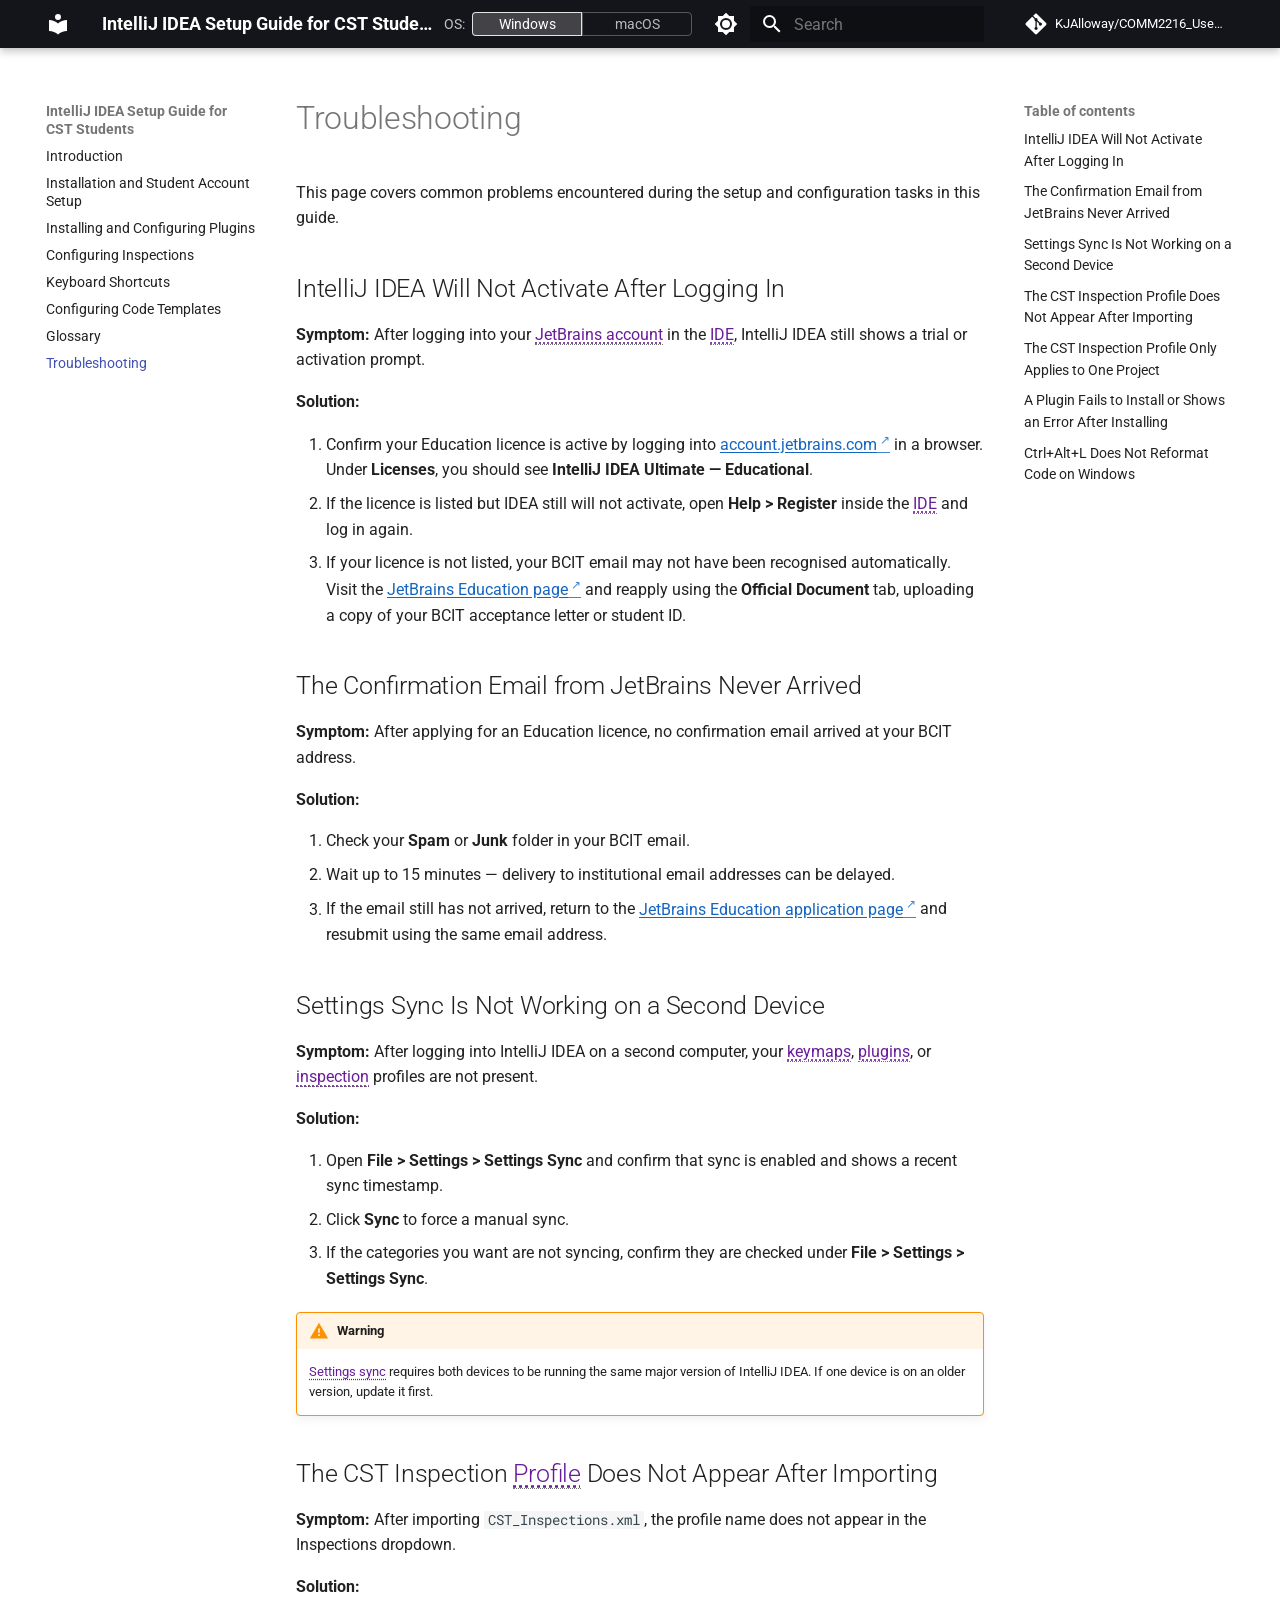
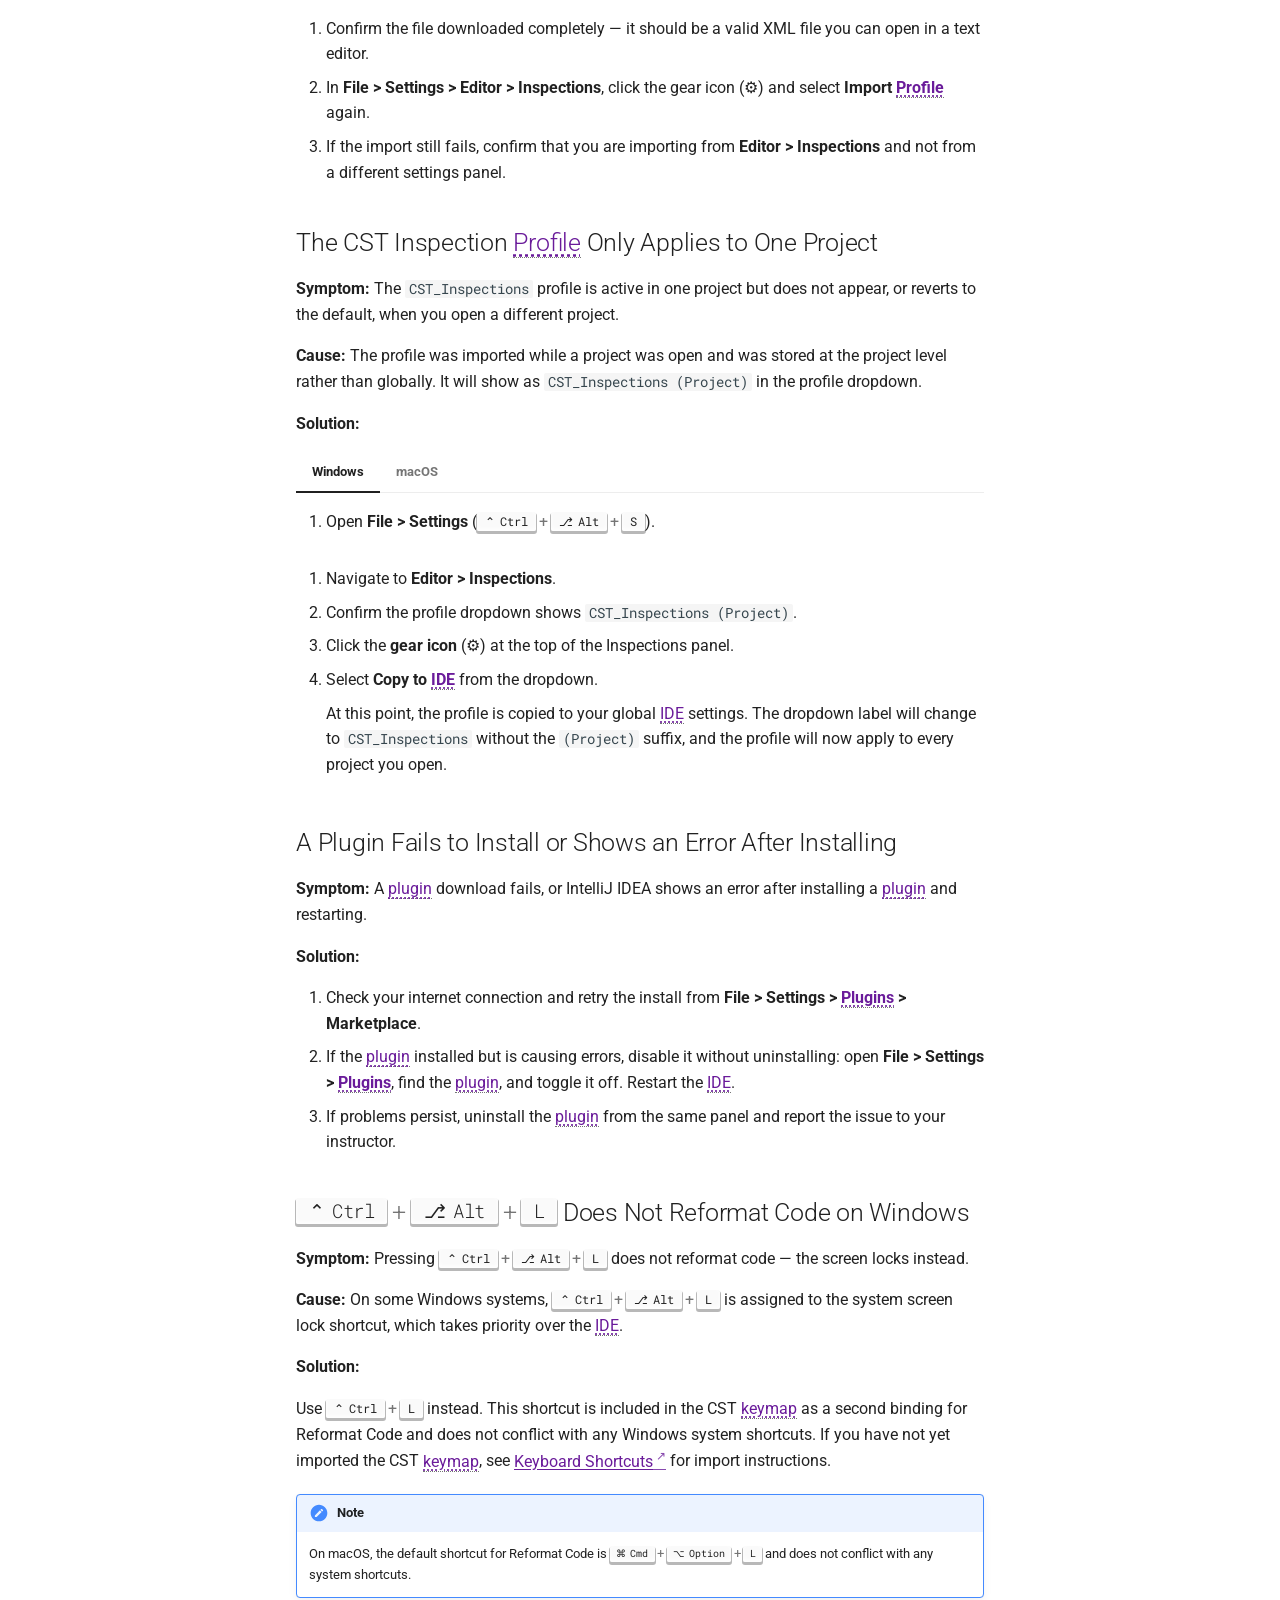
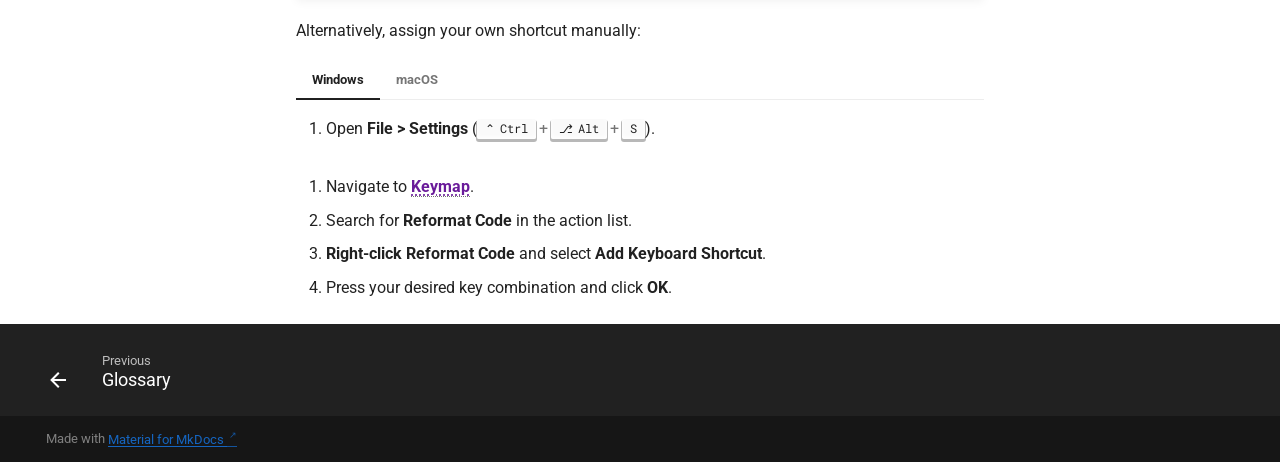
<file: troubleshooting/index.html>
<!doctype html>
<html lang="en" class="no-js">
  <head>
    
      <meta charset="utf-8">
      <meta name="viewport" content="width=device-width,initial-scale=1">
      
      
      
        <link rel="canonical" href="https://kjalloway.github.io/COMM2216_User_Documentation_Project_KJA_DLN/troubleshooting/">
      
      
        <link rel="prev" href="../glossary/">
      
      
      
        
      
      
      <link rel="icon" href="../assets/images/favicon.png">
      <meta name="generator" content="mkdocs-1.6.1, mkdocs-material-9.7.6">
    
    
      
        <title>Troubleshooting - IntelliJ IDEA Setup Guide for CST Students</title>
      
    
    
      <link rel="stylesheet" href="../assets/stylesheets/main.484c7ddc.min.css">
      
        
        <link rel="stylesheet" href="../assets/stylesheets/palette.ab4e12ef.min.css">
      
      


    
    
      
    
    
      
        
        
        <link rel="preconnect" href="https://fonts.gstatic.com" crossorigin>
        <link rel="stylesheet" href="https://fonts.googleapis.com/css?family=Roboto:300,300i,400,400i,700,700i%7CRoboto+Mono:400,400i,700,700i&display=fallback">
        <style>:root{--md-text-font:"Roboto";--md-code-font:"Roboto Mono"}</style>
      
    
    
      <link rel="stylesheet" href="../stylesheets/extra.css">
    
    <script>__md_scope=new URL("..",location),__md_hash=e=>[...e].reduce(((e,_)=>(e<<5)-e+_.charCodeAt(0)),0),__md_get=(e,_=localStorage,t=__md_scope)=>JSON.parse(_.getItem(t.pathname+"."+e)),__md_set=(e,_,t=localStorage,a=__md_scope)=>{try{t.setItem(a.pathname+"."+e,JSON.stringify(_))}catch(e){}}</script>
    
      

    
    
  </head>
  
  
    
    
      
    
    
    
    
    <body dir="ltr" data-md-color-scheme="default" data-md-color-primary="black" data-md-color-accent="deep-purple">
  
    
    <input class="md-toggle" data-md-toggle="drawer" type="checkbox" id="__drawer" autocomplete="off">
    <input class="md-toggle" data-md-toggle="search" type="checkbox" id="__search" autocomplete="off">
    <label class="md-overlay" for="__drawer"></label>
    <div data-md-component="skip">
      
        
        <a href="#troubleshooting" class="md-skip">
          Skip to content
        </a>
      
    </div>
    <div data-md-component="announce">
      
    </div>
    
    
      

  

<header class="md-header md-header--shadow" data-md-component="header">
  <nav class="md-header__inner md-grid" aria-label="Header">
    <a href=".." title="IntelliJ IDEA Setup Guide for CST Students" class="md-header__button md-logo" aria-label="IntelliJ IDEA Setup Guide for CST Students" data-md-component="logo">
      
  
  <svg xmlns="http://www.w3.org/2000/svg" viewBox="0 0 24 24"><path d="M12 8a3 3 0 0 0 3-3 3 3 0 0 0-3-3 3 3 0 0 0-3 3 3 3 0 0 0 3 3m0 3.54C9.64 9.35 6.5 8 3 8v11c3.5 0 6.64 1.35 9 3.54 2.36-2.19 5.5-3.54 9-3.54V8c-3.5 0-6.64 1.35-9 3.54"/></svg>

    </a>
    <label class="md-header__button md-icon" for="__drawer">
      
      <svg xmlns="http://www.w3.org/2000/svg" viewBox="0 0 24 24"><path d="M3 6h18v2H3zm0 5h18v2H3zm0 5h18v2H3z"/></svg>
    </label>
    <div class="md-header__title" data-md-component="header-title">
      <div class="md-header__ellipsis">
        <div class="md-header__topic">
          <span class="md-ellipsis">
            IntelliJ IDEA Setup Guide for CST Students
          </span>
        </div>
        <div class="md-header__topic" data-md-component="header-topic">
          <span class="md-ellipsis">
            
              Troubleshooting
            
          </span>
        </div>
      </div>
    </div>
    
      
        <form class="md-header__option" data-md-component="palette">
  
    
    
    
    <input class="md-option" data-md-color-media="" data-md-color-scheme="default" data-md-color-primary="black" data-md-color-accent="deep-purple"  aria-label="Switch to dark mode"  type="radio" name="__palette" id="__palette_0">
    
      <label class="md-header__button md-icon" title="Switch to dark mode" for="__palette_1" hidden>
        <svg xmlns="http://www.w3.org/2000/svg" viewBox="0 0 24 24"><path d="M12 8a4 4 0 0 0-4 4 4 4 0 0 0 4 4 4 4 0 0 0 4-4 4 4 0 0 0-4-4m0 10a6 6 0 0 1-6-6 6 6 0 0 1 6-6 6 6 0 0 1 6 6 6 6 0 0 1-6 6m8-9.31V4h-4.69L12 .69 8.69 4H4v4.69L.69 12 4 15.31V20h4.69L12 23.31 15.31 20H20v-4.69L23.31 12z"/></svg>
      </label>
    
  
    
    
    
    <input class="md-option" data-md-color-media="" data-md-color-scheme="slate" data-md-color-primary="black" data-md-color-accent="deep-purple"  aria-label="Switch to light mode"  type="radio" name="__palette" id="__palette_1">
    
      <label class="md-header__button md-icon" title="Switch to light mode" for="__palette_0" hidden>
        <svg xmlns="http://www.w3.org/2000/svg" viewBox="0 0 24 24"><path d="M12 18c-.89 0-1.74-.2-2.5-.55C11.56 16.5 13 14.42 13 12s-1.44-4.5-3.5-5.45C10.26 6.2 11.11 6 12 6a6 6 0 0 1 6 6 6 6 0 0 1-6 6m8-9.31V4h-4.69L12 .69 8.69 4H4v4.69L.69 12 4 15.31V20h4.69L12 23.31 15.31 20H20v-4.69L23.31 12z"/></svg>
      </label>
    
  
</form>
      
    
    
      <script>var palette=__md_get("__palette");if(palette&&palette.color){if("(prefers-color-scheme)"===palette.color.media){var media=matchMedia("(prefers-color-scheme: light)"),input=document.querySelector(media.matches?"[data-md-color-media='(prefers-color-scheme: light)']":"[data-md-color-media='(prefers-color-scheme: dark)']");palette.color.media=input.getAttribute("data-md-color-media"),palette.color.scheme=input.getAttribute("data-md-color-scheme"),palette.color.primary=input.getAttribute("data-md-color-primary"),palette.color.accent=input.getAttribute("data-md-color-accent")}for(var[key,value]of Object.entries(palette.color))document.body.setAttribute("data-md-color-"+key,value)}</script>
    
    
    
      
      
        <label class="md-header__button md-icon" for="__search">
          
          <svg xmlns="http://www.w3.org/2000/svg" viewBox="0 0 24 24"><path d="M9.5 3A6.5 6.5 0 0 1 16 9.5c0 1.61-.59 3.09-1.56 4.23l.27.27h.79l5 5-1.5 1.5-5-5v-.79l-.27-.27A6.52 6.52 0 0 1 9.5 16 6.5 6.5 0 0 1 3 9.5 6.5 6.5 0 0 1 9.5 3m0 2C7 5 5 7 5 9.5S7 14 9.5 14 14 12 14 9.5 12 5 9.5 5"/></svg>
        </label>
        <div class="md-search" data-md-component="search" role="dialog">
  <label class="md-search__overlay" for="__search"></label>
  <div class="md-search__inner" role="search">
    <form class="md-search__form" name="search">
      <input type="text" class="md-search__input" name="query" aria-label="Search" placeholder="Search" autocapitalize="off" autocorrect="off" autocomplete="off" spellcheck="false" data-md-component="search-query" required>
      <label class="md-search__icon md-icon" for="__search">
        
        <svg xmlns="http://www.w3.org/2000/svg" viewBox="0 0 24 24"><path d="M9.5 3A6.5 6.5 0 0 1 16 9.5c0 1.61-.59 3.09-1.56 4.23l.27.27h.79l5 5-1.5 1.5-5-5v-.79l-.27-.27A6.52 6.52 0 0 1 9.5 16 6.5 6.5 0 0 1 3 9.5 6.5 6.5 0 0 1 9.5 3m0 2C7 5 5 7 5 9.5S7 14 9.5 14 14 12 14 9.5 12 5 9.5 5"/></svg>
        
        <svg xmlns="http://www.w3.org/2000/svg" viewBox="0 0 24 24"><path d="M20 11v2H8l5.5 5.5-1.42 1.42L4.16 12l7.92-7.92L13.5 5.5 8 11z"/></svg>
      </label>
      <nav class="md-search__options" aria-label="Search">
        
        <button type="reset" class="md-search__icon md-icon" title="Clear" aria-label="Clear" tabindex="-1">
          
          <svg xmlns="http://www.w3.org/2000/svg" viewBox="0 0 24 24"><path d="M19 6.41 17.59 5 12 10.59 6.41 5 5 6.41 10.59 12 5 17.59 6.41 19 12 13.41 17.59 19 19 17.59 13.41 12z"/></svg>
        </button>
      </nav>
      
        <div class="md-search__suggest" data-md-component="search-suggest"></div>
      
    </form>
    <div class="md-search__output">
      <div class="md-search__scrollwrap" tabindex="0" data-md-scrollfix>
        <div class="md-search-result" data-md-component="search-result">
          <div class="md-search-result__meta">
            Initializing search
          </div>
          <ol class="md-search-result__list" role="presentation"></ol>
        </div>
      </div>
    </div>
  </div>
</div>
      
    
    
      <div class="md-header__source">
        <a href="https://github.com/KJAlloway/COMM2216_User_Documentation_Project_KJA_DLN" title="Go to repository" class="md-source" data-md-component="source">
  <div class="md-source__icon md-icon">
    
    <svg xmlns="http://www.w3.org/2000/svg" viewBox="0 0 448 512"><!--! Font Awesome Free 7.1.0 by @fontawesome - https://fontawesome.com License - https://fontawesome.com/license/free (Icons: CC BY 4.0, Fonts: SIL OFL 1.1, Code: MIT License) Copyright 2025 Fonticons, Inc.--><path d="M439.6 236.1 244 40.5c-5.4-5.5-12.8-8.5-20.4-8.5s-15 3-20.4 8.4L162.5 81l51.5 51.5c27.1-9.1 52.7 16.8 43.4 43.7l49.7 49.7c34.2-11.8 61.2 31 35.5 56.7-26.5 26.5-70.2-2.9-56-37.3L240.3 199v121.9c25.3 12.5 22.3 41.8 9.1 55-6.4 6.4-15.2 10.1-24.3 10.1s-17.8-3.6-24.3-10.1c-17.6-17.6-11.1-46.9 11.2-56v-123c-20.8-8.5-24.6-30.7-18.6-45L142.6 101 8.5 235.1C3 240.6 0 247.9 0 255.5s3 15 8.5 20.4l195.6 195.7c5.4 5.4 12.7 8.4 20.4 8.4s15-3 20.4-8.4l194.7-194.7c5.4-5.4 8.4-12.8 8.4-20.4s-3-15-8.4-20.4"/></svg>
  </div>
  <div class="md-source__repository">
    KJAlloway/COMM2216_User_Documentation_Project_KJA_DLN
  </div>
</a>
      </div>
    
  </nav>
  
</header>
    
    <div class="md-container" data-md-component="container">
      
      
        
          
        
      
      <main class="md-main" data-md-component="main">
        <div class="md-main__inner md-grid">
          
            
              
              <div class="md-sidebar md-sidebar--primary" data-md-component="sidebar" data-md-type="navigation" >
                <div class="md-sidebar__scrollwrap">
                  <div class="md-sidebar__inner">
                    



<nav class="md-nav md-nav--primary" aria-label="Navigation" data-md-level="0">
  <label class="md-nav__title" for="__drawer">
    <a href=".." title="IntelliJ IDEA Setup Guide for CST Students" class="md-nav__button md-logo" aria-label="IntelliJ IDEA Setup Guide for CST Students" data-md-component="logo">
      
  
  <svg xmlns="http://www.w3.org/2000/svg" viewBox="0 0 24 24"><path d="M12 8a3 3 0 0 0 3-3 3 3 0 0 0-3-3 3 3 0 0 0-3 3 3 3 0 0 0 3 3m0 3.54C9.64 9.35 6.5 8 3 8v11c3.5 0 6.64 1.35 9 3.54 2.36-2.19 5.5-3.54 9-3.54V8c-3.5 0-6.64 1.35-9 3.54"/></svg>

    </a>
    IntelliJ IDEA Setup Guide for CST Students
  </label>
  
    <div class="md-nav__source">
      <a href="https://github.com/KJAlloway/COMM2216_User_Documentation_Project_KJA_DLN" title="Go to repository" class="md-source" data-md-component="source">
  <div class="md-source__icon md-icon">
    
    <svg xmlns="http://www.w3.org/2000/svg" viewBox="0 0 448 512"><!--! Font Awesome Free 7.1.0 by @fontawesome - https://fontawesome.com License - https://fontawesome.com/license/free (Icons: CC BY 4.0, Fonts: SIL OFL 1.1, Code: MIT License) Copyright 2025 Fonticons, Inc.--><path d="M439.6 236.1 244 40.5c-5.4-5.5-12.8-8.5-20.4-8.5s-15 3-20.4 8.4L162.5 81l51.5 51.5c27.1-9.1 52.7 16.8 43.4 43.7l49.7 49.7c34.2-11.8 61.2 31 35.5 56.7-26.5 26.5-70.2-2.9-56-37.3L240.3 199v121.9c25.3 12.5 22.3 41.8 9.1 55-6.4 6.4-15.2 10.1-24.3 10.1s-17.8-3.6-24.3-10.1c-17.6-17.6-11.1-46.9 11.2-56v-123c-20.8-8.5-24.6-30.7-18.6-45L142.6 101 8.5 235.1C3 240.6 0 247.9 0 255.5s3 15 8.5 20.4l195.6 195.7c5.4 5.4 12.7 8.4 20.4 8.4s15-3 20.4-8.4l194.7-194.7c5.4-5.4 8.4-12.8 8.4-20.4s-3-15-8.4-20.4"/></svg>
  </div>
  <div class="md-source__repository">
    KJAlloway/COMM2216_User_Documentation_Project_KJA_DLN
  </div>
</a>
    </div>
  
  <ul class="md-nav__list" data-md-scrollfix>
    
      
      
  
  
  
  
    <li class="md-nav__item">
      <a href=".." class="md-nav__link">
        
  
  
  <span class="md-ellipsis">
    
  
    Introduction
  

    
  </span>
  
  

      </a>
    </li>
  

    
      
      
  
  
  
  
    <li class="md-nav__item">
      <a href="../installation/" class="md-nav__link">
        
  
  
  <span class="md-ellipsis">
    
  
    Installation and Student Account Setup
  

    
  </span>
  
  

      </a>
    </li>
  

    
      
      
  
  
  
  
    <li class="md-nav__item">
      <a href="../plugins/" class="md-nav__link">
        
  
  
  <span class="md-ellipsis">
    
  
    Installing and Configuring Plugins
  

    
  </span>
  
  

      </a>
    </li>
  

    
      
      
  
  
  
  
    <li class="md-nav__item">
      <a href="../inspections/" class="md-nav__link">
        
  
  
  <span class="md-ellipsis">
    
  
    Configuring Inspections
  

    
  </span>
  
  

      </a>
    </li>
  

    
      
      
  
  
  
  
    <li class="md-nav__item">
      <a href="../shortcuts/" class="md-nav__link">
        
  
  
  <span class="md-ellipsis">
    
  
    Keyboard Shortcuts
  

    
  </span>
  
  

      </a>
    </li>
  

    
      
      
  
  
  
  
    <li class="md-nav__item">
      <a href="../templates/" class="md-nav__link">
        
  
  
  <span class="md-ellipsis">
    
  
    Configuring Code Templates
  

    
  </span>
  
  

      </a>
    </li>
  

    
      
      
  
  
  
  
    <li class="md-nav__item">
      <a href="../glossary/" class="md-nav__link">
        
  
  
  <span class="md-ellipsis">
    
  
    Glossary
  

    
  </span>
  
  

      </a>
    </li>
  

    
      
      
  
  
    
  
  
  
    <li class="md-nav__item md-nav__item--active">
      
      <input class="md-nav__toggle md-toggle" type="checkbox" id="__toc">
      
      
        
      
      
        <label class="md-nav__link md-nav__link--active" for="__toc">
          
  
  
  <span class="md-ellipsis">
    
  
    Troubleshooting
  

    
  </span>
  
  

          <span class="md-nav__icon md-icon"></span>
        </label>
      
      <a href="./" class="md-nav__link md-nav__link--active">
        
  
  
  <span class="md-ellipsis">
    
  
    Troubleshooting
  

    
  </span>
  
  

      </a>
      
        

<nav class="md-nav md-nav--secondary" aria-label="Table of contents">
  
  
  
    
  
  
    <label class="md-nav__title" for="__toc">
      <span class="md-nav__icon md-icon"></span>
      Table of contents
    </label>
    <ul class="md-nav__list" data-md-component="toc" data-md-scrollfix>
      
        <li class="md-nav__item">
  <a href="#intellij-idea-will-not-activate-after-logging-in" class="md-nav__link">
    <span class="md-ellipsis">
      
        IntelliJ IDEA Will Not Activate After Logging In
      
    </span>
  </a>
  
</li>
      
        <li class="md-nav__item">
  <a href="#the-confirmation-email-from-jetbrains-never-arrived" class="md-nav__link">
    <span class="md-ellipsis">
      
        The Confirmation Email from JetBrains Never Arrived
      
    </span>
  </a>
  
</li>
      
        <li class="md-nav__item">
  <a href="#settings-sync-is-not-working-on-a-second-device" class="md-nav__link">
    <span class="md-ellipsis">
      
        Settings Sync Is Not Working on a Second Device
      
    </span>
  </a>
  
</li>
      
        <li class="md-nav__item">
  <a href="#the-cst-inspection-profile-does-not-appear-after-importing" class="md-nav__link">
    <span class="md-ellipsis">
      
        The CST Inspection Profile Does Not Appear After Importing
      
    </span>
  </a>
  
</li>
      
        <li class="md-nav__item">
  <a href="#the-cst-inspection-profile-only-applies-to-one-project" class="md-nav__link">
    <span class="md-ellipsis">
      
        The CST Inspection Profile Only Applies to One Project
      
    </span>
  </a>
  
</li>
      
        <li class="md-nav__item">
  <a href="#a-plugin-fails-to-install-or-shows-an-error-after-installing" class="md-nav__link">
    <span class="md-ellipsis">
      
        A Plugin Fails to Install or Shows an Error After Installing
      
    </span>
  </a>
  
</li>
      
        <li class="md-nav__item">
  <a href="#ctrlaltl-does-not-reformat-code-on-windows" class="md-nav__link">
    <span class="md-ellipsis">
      
        Ctrl+Alt+L Does Not Reformat Code on Windows
      
    </span>
  </a>
  
</li>
      
    </ul>
  
</nav>
      
    </li>
  

    
  </ul>
</nav>
                  </div>
                </div>
              </div>
            
            
              
              <div class="md-sidebar md-sidebar--secondary" data-md-component="sidebar" data-md-type="toc" >
                <div class="md-sidebar__scrollwrap">
                  <div class="md-sidebar__inner">
                    

<nav class="md-nav md-nav--secondary" aria-label="Table of contents">
  
  
  
    
  
  
    <label class="md-nav__title" for="__toc">
      <span class="md-nav__icon md-icon"></span>
      Table of contents
    </label>
    <ul class="md-nav__list" data-md-component="toc" data-md-scrollfix>
      
        <li class="md-nav__item">
  <a href="#intellij-idea-will-not-activate-after-logging-in" class="md-nav__link">
    <span class="md-ellipsis">
      
        IntelliJ IDEA Will Not Activate After Logging In
      
    </span>
  </a>
  
</li>
      
        <li class="md-nav__item">
  <a href="#the-confirmation-email-from-jetbrains-never-arrived" class="md-nav__link">
    <span class="md-ellipsis">
      
        The Confirmation Email from JetBrains Never Arrived
      
    </span>
  </a>
  
</li>
      
        <li class="md-nav__item">
  <a href="#settings-sync-is-not-working-on-a-second-device" class="md-nav__link">
    <span class="md-ellipsis">
      
        Settings Sync Is Not Working on a Second Device
      
    </span>
  </a>
  
</li>
      
        <li class="md-nav__item">
  <a href="#the-cst-inspection-profile-does-not-appear-after-importing" class="md-nav__link">
    <span class="md-ellipsis">
      
        The CST Inspection Profile Does Not Appear After Importing
      
    </span>
  </a>
  
</li>
      
        <li class="md-nav__item">
  <a href="#the-cst-inspection-profile-only-applies-to-one-project" class="md-nav__link">
    <span class="md-ellipsis">
      
        The CST Inspection Profile Only Applies to One Project
      
    </span>
  </a>
  
</li>
      
        <li class="md-nav__item">
  <a href="#a-plugin-fails-to-install-or-shows-an-error-after-installing" class="md-nav__link">
    <span class="md-ellipsis">
      
        A Plugin Fails to Install or Shows an Error After Installing
      
    </span>
  </a>
  
</li>
      
        <li class="md-nav__item">
  <a href="#ctrlaltl-does-not-reformat-code-on-windows" class="md-nav__link">
    <span class="md-ellipsis">
      
        Ctrl+Alt+L Does Not Reformat Code on Windows
      
    </span>
  </a>
  
</li>
      
    </ul>
  
</nav>
                  </div>
                </div>
              </div>
            
          
          
            <div class="md-content" data-md-component="content">
              
              <article class="md-content__inner md-typeset">
                
                  


  
  


<h1 id="troubleshooting">Troubleshooting</h1>
<p>This page covers common problems encountered during the setup and
configuration tasks in this guide.</p>
<h2 id="intellij-idea-will-not-activate-after-logging-in">IntelliJ IDEA Will Not Activate After Logging In</h2>
<p><strong>Symptom:</strong> After logging into your <a href="../glossary/#jetbrains-account" class="glossary-link"><abbr title="An online account used to manage JetBrains licences and sync IDE settings across multiple devices — click for more details">JetBrains account</abbr></a> in the <a href="../glossary/#ide" class="glossary-link"><abbr title="Integrated Development Environment — a single application combining a code editor, compiler, debugger, and other tools — click for more details">IDE</abbr></a>,
IntelliJ IDEA still shows a trial or activation prompt.</p>
<p><strong>Solution:</strong></p>
<ol>
<li>Confirm your Education licence is active by logging into
   <a href="https://account.jetbrains.com" target="_blank" rel="noopener noreferrer">account.jetbrains.com</a> in a browser.
   Under <strong>Licenses</strong>, you should see <strong>IntelliJ IDEA Ultimate —
   Educational</strong>.</li>
<li>If the licence is listed but IDEA still will not activate, open
   <strong>Help &gt; Register</strong> inside the <a href="../glossary/#ide" class="glossary-link"><abbr title="Integrated Development Environment — a single application combining a code editor, compiler, debugger, and other tools — click for more details">IDE</abbr></a> and log in again.</li>
<li>If your licence is not listed, your BCIT email may not have been
   recognised automatically. Visit the
   <a href="https://www.jetbrains.com/community/education/#students" target="_blank" rel="noopener noreferrer">JetBrains Education page</a>
   and reapply using the <strong>Official Document</strong> tab, uploading a copy
   of your BCIT acceptance letter or student ID.</li>
</ol>
<h2 id="the-confirmation-email-from-jetbrains-never-arrived">The Confirmation Email from JetBrains Never Arrived</h2>
<p><strong>Symptom:</strong> After applying for an Education licence, no confirmation
email arrived at your BCIT address.</p>
<p><strong>Solution:</strong></p>
<ol>
<li>Check your <strong>Spam</strong> or <strong>Junk</strong> folder in your BCIT email.</li>
<li>Wait up to 15 minutes — delivery to institutional email addresses
   can be delayed.</li>
<li>If the email still has not arrived, return to the
   <a href="https://www.jetbrains.com/community/education/#students" target="_blank" rel="noopener noreferrer">JetBrains Education application page</a>
   and resubmit using the same email address.</li>
</ol>
<h2 id="settings-sync-is-not-working-on-a-second-device">Settings Sync Is Not Working on a Second Device</h2>
<p><strong>Symptom:</strong> After logging into IntelliJ IDEA on a second computer,
your <a href="../glossary/#keymap" class="glossary-link"><abbr title="Complete sets of keyboard shortcut assignments for IDE actions — click for more details">keymaps</abbr></a>, <a href="../glossary/#plugin" class="glossary-link"><abbr title="Optional add-ons that extend IntelliJ IDEA with new features or language support — click for more details">plugins</abbr></a>, or <a href="../glossary/#code-inspection" class="glossary-link"><abbr title="An automated analysis rule that flags potential errors and style violations as you type — click for more details">inspection</abbr></a> profiles are not present.</p>
<p><strong>Solution:</strong></p>
<ol>
<li>Open <strong>File &gt; Settings &gt; Settings Sync</strong> and confirm that sync
   is enabled and shows a recent sync timestamp.</li>
<li>Click <strong>Sync</strong> to force a manual sync.</li>
<li>If the categories you want are not syncing, confirm they are checked
   under <strong>File &gt; Settings &gt; Settings Sync</strong>.</li>
</ol>
<div class="admonition warning">
<p class="admonition-title">Warning</p>
<p><a href="../glossary/#settings-sync" class="glossary-link"><abbr title="An IntelliJ IDEA feature that uploads your IDE configuration to your JetBrains account so it is available on any device you log into — click for more details">Settings sync</abbr></a> requires both devices to be running the same major
version of IntelliJ IDEA. If one device is on an older version,
update it first.</p>
</div>
<h2 id="the-cst-inspection-profile-does-not-appear-after-importing">The CST Inspection <a href="../glossary/#profile" class="glossary-link"><abbr title="A saved collection of inspection settings that can be exported, shared, and imported between IDE installations — click for more details">Profile</abbr></a> Does Not Appear After Importing</h2>
<p><strong>Symptom:</strong> After importing <code>CST_Inspections.xml</code>, the profile name
does not appear in the Inspections dropdown.</p>
<p><strong>Solution:</strong></p>
<ol>
<li>Confirm the file downloaded completely — it should be a valid XML
   file you can open in a text editor.</li>
<li>In <strong>File &gt; Settings &gt; Editor &gt; Inspections</strong>, click the gear icon
   (⚙) and select <strong>Import <a href="../glossary/#profile" class="glossary-link"><abbr title="A saved collection of inspection settings that can be exported, shared, and imported between IDE installations — click for more details">Profile</abbr></a></strong> again.</li>
<li>If the import still fails, confirm that you are importing from
   <strong>Editor &gt; Inspections</strong> and not from a different settings panel.</li>
</ol>
<h2 id="the-cst-inspection-profile-only-applies-to-one-project">The CST Inspection <a href="../glossary/#profile" class="glossary-link"><abbr title="A saved collection of inspection settings that can be exported, shared, and imported between IDE installations — click for more details">Profile</abbr></a> Only Applies to One Project</h2>
<p><strong>Symptom:</strong> The <code>CST_Inspections</code> profile is active in one project
but does not appear, or reverts to the default, when you open a
different project.</p>
<p><strong>Cause:</strong> The profile was imported while a project was open and was
stored at the project level rather than globally. It will show as
<code>CST_Inspections (Project)</code> in the profile dropdown.</p>
<p><strong>Solution:</strong></p>
<div class="tabbed-set tabbed-alternate" data-tabs="1:2"><input checked="checked" id="__tabbed_1_1" name="__tabbed_1" type="radio" /><input id="__tabbed_1_2" name="__tabbed_1" type="radio" /><div class="tabbed-labels"><label for="__tabbed_1_1">Windows</label><label for="__tabbed_1_2">macOS</label></div>
<div class="tabbed-content">
<div class="tabbed-block">
<ol>
<li>Open <strong>File &gt; Settings</strong> (<span class="keys"><kbd class="key-control">Ctrl</kbd><span>+</span><kbd class="key-alt">Alt</kbd><span>+</span><kbd class="key-s">S</kbd></span>).</li>
</ol>
</div>
<div class="tabbed-block">
<ol>
<li>Open <strong>IntelliJ IDEA &gt; Settings</strong> (<span class="keys"><kbd class="key-command">Cmd</kbd><span>+</span><kbd class="key-comma">,</kbd></span>).</li>
</ol>
</div>
</div>
</div>
<ol>
<li>Navigate to <strong>Editor &gt; Inspections</strong>.</li>
<li>Confirm the profile dropdown shows <code>CST_Inspections (Project)</code>.</li>
<li>Click the <strong>gear icon</strong> (⚙) at the top of the Inspections panel.</li>
<li>
<p>Select <strong>Copy to <a href="../glossary/#ide" class="glossary-link"><abbr title="Integrated Development Environment — a single application combining a code editor, compiler, debugger, and other tools — click for more details">IDE</abbr></a></strong> from the dropdown.</p>
<p>At this point, the profile is copied to your global <a href="../glossary/#ide" class="glossary-link"><abbr title="Integrated Development Environment — a single application combining a code editor, compiler, debugger, and other tools — click for more details">IDE</abbr></a> settings.
The dropdown label will change to <code>CST_Inspections</code> without the
<code>(Project)</code> suffix, and the profile will now apply to every project
you open.</p>
</li>
</ol>
<h2 id="a-plugin-fails-to-install-or-shows-an-error-after-installing">A Plugin Fails to Install or Shows an Error After Installing</h2>
<p><strong>Symptom:</strong> A <a href="../glossary/#plugin" class="glossary-link"><abbr title="An optional add-on that extends IntelliJ IDEA with new features or language support — click for more details">plugin</abbr></a> download fails, or IntelliJ IDEA shows an error
after installing a <a href="../glossary/#plugin" class="glossary-link"><abbr title="An optional add-on that extends IntelliJ IDEA with new features or language support — click for more details">plugin</abbr></a> and restarting.</p>
<p><strong>Solution:</strong></p>
<ol>
<li>Check your internet connection and retry the install from
   <strong>File &gt; Settings &gt; <a href="../glossary/#plugin" class="glossary-link"><abbr title="Optional add-ons that extend IntelliJ IDEA with new features or language support — click for more details">Plugins</abbr></a> &gt; Marketplace</strong>.</li>
<li>If the <a href="../glossary/#plugin" class="glossary-link"><abbr title="An optional add-on that extends IntelliJ IDEA with new features or language support — click for more details">plugin</abbr></a> installed but is causing errors, disable it without
   uninstalling: open <strong>File &gt; Settings &gt; <a href="../glossary/#plugin" class="glossary-link"><abbr title="Optional add-ons that extend IntelliJ IDEA with new features or language support — click for more details">Plugins</abbr></a></strong>, find the <a href="../glossary/#plugin" class="glossary-link"><abbr title="An optional add-on that extends IntelliJ IDEA with new features or language support — click for more details">plugin</abbr></a>,
   and toggle it off. Restart the <a href="../glossary/#ide" class="glossary-link"><abbr title="Integrated Development Environment — a single application combining a code editor, compiler, debugger, and other tools — click for more details">IDE</abbr></a>.</li>
<li>If problems persist, uninstall the <a href="../glossary/#plugin" class="glossary-link"><abbr title="An optional add-on that extends IntelliJ IDEA with new features or language support — click for more details">plugin</abbr></a> from the same panel and
   report the issue to your instructor.</li>
</ol>
<h2 id="ctrlaltl-does-not-reformat-code-on-windows"><span class="keys"><kbd class="key-control">Ctrl</kbd><span>+</span><kbd class="key-alt">Alt</kbd><span>+</span><kbd class="key-l">L</kbd></span> Does Not Reformat Code on Windows</h2>
<p><strong>Symptom:</strong> Pressing <span class="keys"><kbd class="key-control">Ctrl</kbd><span>+</span><kbd class="key-alt">Alt</kbd><span>+</span><kbd class="key-l">L</kbd></span> does not reformat code — the
screen locks instead.</p>
<p><strong>Cause:</strong> On some Windows systems, <span class="keys"><kbd class="key-control">Ctrl</kbd><span>+</span><kbd class="key-alt">Alt</kbd><span>+</span><kbd class="key-l">L</kbd></span> is assigned to
the system screen lock shortcut, which takes priority over the <a href="../glossary/#ide" class="glossary-link"><abbr title="Integrated Development Environment — a single application combining a code editor, compiler, debugger, and other tools — click for more details">IDE</abbr></a>.</p>
<p><strong>Solution:</strong></p>
<p>Use <span class="keys"><kbd class="key-control">Ctrl</kbd><span>+</span><kbd class="key-l">L</kbd></span> instead. This shortcut is included in the CST <a href="../glossary/#keymap" class="glossary-link"><abbr title="A complete set of keyboard shortcut assignments for IDE actions — click for more details">keymap</abbr></a>
as a second binding for Reformat Code and does not conflict with any
Windows system shortcuts. If you have not yet imported the CST <a href="../glossary/#keymap" class="glossary-link"><abbr title="A complete set of keyboard shortcut assignments for IDE actions — click for more details">keymap</abbr></a>,
see <a href="../shortcuts/">Keyboard Shortcuts</a> for import instructions.</p>
<div class="admonition note">
<p class="admonition-title">Note</p>
<p>On macOS, the default shortcut for Reformat Code is <span class="keys"><kbd class="key-command">Cmd</kbd><span>+</span><kbd class="key-option">Option</kbd><span>+</span><kbd class="key-l">L</kbd></span>
and does not conflict with any system shortcuts.</p>
</div>
<p>Alternatively, assign your own shortcut manually:</p>
<div class="tabbed-set tabbed-alternate" data-tabs="2:2"><input checked="checked" id="__tabbed_2_1" name="__tabbed_2" type="radio" /><input id="__tabbed_2_2" name="__tabbed_2" type="radio" /><div class="tabbed-labels"><label for="__tabbed_2_1">Windows</label><label for="__tabbed_2_2">macOS</label></div>
<div class="tabbed-content">
<div class="tabbed-block">
<ol>
<li>Open <strong>File &gt; Settings</strong> (<span class="keys"><kbd class="key-control">Ctrl</kbd><span>+</span><kbd class="key-alt">Alt</kbd><span>+</span><kbd class="key-s">S</kbd></span>).</li>
</ol>
</div>
<div class="tabbed-block">
<ol>
<li>Open <strong>IntelliJ IDEA &gt; Settings</strong> (<span class="keys"><kbd class="key-command">Cmd</kbd><span>+</span><kbd class="key-comma">,</kbd></span>).</li>
</ol>
</div>
</div>
</div>
<ol>
<li>Navigate to <strong><a href="../glossary/#keymap" class="glossary-link"><abbr title="A complete set of keyboard shortcut assignments for IDE actions — click for more details">Keymap</abbr></a></strong>.</li>
<li>Search for <strong>Reformat Code</strong> in the action list.</li>
<li><strong>Right-click</strong> <strong>Reformat Code</strong> and select <strong>Add Keyboard Shortcut</strong>.</li>
<li>Press your desired key combination and click <strong>OK</strong>.</li>
</ol>












                
              </article>
            </div>
          
          
<script>var target=document.getElementById(location.hash.slice(1));target&&target.name&&(target.checked=target.name.startsWith("__tabbed_"))</script>
        </div>
        
          <button type="button" class="md-top md-icon" data-md-component="top" hidden>
  
  <svg xmlns="http://www.w3.org/2000/svg" viewBox="0 0 24 24"><path d="M13 20h-2V8l-5.5 5.5-1.42-1.42L12 4.16l7.92 7.92-1.42 1.42L13 8z"/></svg>
  Back to top
</button>
        
      </main>
      
        <footer class="md-footer">
  
    
      
      <nav class="md-footer__inner md-grid" aria-label="Footer" >
        
          
          <a href="../glossary/" class="md-footer__link md-footer__link--prev" aria-label="Previous: Glossary">
            <div class="md-footer__button md-icon">
              
              <svg xmlns="http://www.w3.org/2000/svg" viewBox="0 0 24 24"><path d="M20 11v2H8l5.5 5.5-1.42 1.42L4.16 12l7.92-7.92L13.5 5.5 8 11z"/></svg>
            </div>
            <div class="md-footer__title">
              <span class="md-footer__direction">
                Previous
              </span>
              <div class="md-ellipsis">
                Glossary
              </div>
            </div>
          </a>
        
        
      </nav>
    
  
  <div class="md-footer-meta md-typeset">
    <div class="md-footer-meta__inner md-grid">
      <div class="md-copyright">
  
  
    Made with
    <a href="https://squidfunk.github.io/mkdocs-material/" target="_blank" rel="noopener">
      Material for MkDocs
    </a>
  
</div>
      
    </div>
  </div>
</footer>
      
    </div>
    <div class="md-dialog" data-md-component="dialog">
      <div class="md-dialog__inner md-typeset"></div>
    </div>
    
    
    
      
      
      <script id="__config" type="application/json">{"annotate": null, "base": "..", "features": ["navigation.top", "navigation.indexes", "navigation.footer", "content.code.copy", "content.tooltips", "search.highlight", "search.suggest", "toc.follow"], "search": "../assets/javascripts/workers/search.2c215733.min.js", "tags": null, "translations": {"clipboard.copied": "Copied to clipboard", "clipboard.copy": "Copy to clipboard", "search.result.more.one": "1 more on this page", "search.result.more.other": "# more on this page", "search.result.none": "No matching documents", "search.result.one": "1 matching document", "search.result.other": "# matching documents", "search.result.placeholder": "Type to start searching", "search.result.term.missing": "Missing", "select.version": "Select version"}, "version": null}</script>
    
    
      <script src="../assets/javascripts/bundle.79ae519e.min.js"></script>
      
        <script src="../javascripts/os-toggle.js"></script>
      
    
  </body>
</html>
</file>
<file: stylesheets/extra.css>
/* =============================================================
   Link type differentiation

   1. External links  — classic blue, ↗ arrow, lightens on hover
   2. Internal links  — dark purple, solid underline, ↗ arrow, lightens on hover
   3. Glossary terms  — dark purple, dotted underline, no arrow, lightens on hover
   ============================================================= */

:root {
  --link-external:     #1565c0;
  --link-external-hov: #1e88e5;
  --link-internal:     #6a1b9a;
  --link-internal-hov: #9c27b0;
}

[data-md-color-scheme="slate"] {
  --link-external:     #82b1ff;
  --link-external-hov: #b3d1ff;
  --link-internal:     #ce93d8;
  --link-internal-hov: #e1bee7;
}

/* 1. External links */
.md-typeset a[href^="http"]:not(.glossary-link),
.md-typeset a[href^="https"]:not(.glossary-link) {
  color: var(--link-external);
  text-decoration: underline;
  text-underline-offset: 2px;
}

.md-typeset a[href^="http"]:not(.glossary-link)::after,
.md-typeset a[href^="https"]:not(.glossary-link)::after {
  content: "\00a0↗";
  font-size: 0.72em;
  vertical-align: super;
  opacity: 0.8;
}

.md-typeset a[href^="http"]:not(.glossary-link):hover,
.md-typeset a[href^="https"]:not(.glossary-link):hover {
  color: var(--link-external-hov);
}

/* 2. Internal page links */
.md-typeset a:not([href^="http"]):not([href^="https"]):not([href^="#"]):not(.glossary-link) {
  color: var(--link-internal);
  text-decoration: underline;
  text-underline-offset: 2px;
}

.md-typeset a:not([href^="http"]):not([href^="https"]):not([href^="#"]):not(.glossary-link)::after {
  content: "\00a0↗";
  font-size: 0.72em;
  vertical-align: super;
  opacity: 0.8;
}

.md-typeset a:not([href^="http"]):not([href^="https"]):not([href^="#"]):not(.glossary-link):hover {
  color: var(--link-internal-hov);
}

/* 3. Glossary terms — dotted underline only, NO arrow under any circumstance */
.md-typeset a.glossary-link {
  color: var(--link-internal);
  text-decoration: none;
}

/* Explicit content:"" ensures no ::after arrow can inherit or cascade in */
.md-typeset a.glossary-link::after {
  content: "";
  display: none;
}

.md-typeset a.glossary-link abbr {
  text-decoration: underline dotted;
  text-underline-offset: 3px;
  text-decoration-color: var(--link-internal);
  cursor: help;
  font-style: normal;
}

.md-typeset a.glossary-link:hover {
  color: var(--link-internal-hov);
  text-decoration: none;
}

.md-typeset a.glossary-link:hover abbr {
  text-decoration: underline dotted;
  text-decoration-color: var(--link-internal-hov);
}

/* Bare abbr — glossary page definitions and any unlinked abbr */
.md-typeset abbr {
  text-decoration: underline dotted;
  text-underline-offset: 3px;
  cursor: help;
}

/* =============================================================
   OS Toggle — fixed-width two-button group in the header
   Sits to the left of the dark/light mode toggle.
   ============================================================= */

/* Wrapper injected by os-toggle.js */
.os-toggle-group {
  display: flex;
  align-items: center;
  gap: 0;
  margin-right: 0.5rem;
  flex-shrink: 0;
}

.os-toggle-label {
  font-size: 0.7rem;
  color: var(--md-primary-bg-color);
  opacity: 0.75;
  margin-right: 0.35rem;
  white-space: nowrap;
  font-family: var(--md-text-font-family);
}

.os-toggle-btn {
  width: 5.5rem;
  display: flex;
  align-items: center;
  justify-content: center;
  gap: 0.3em;
  padding: 0.2em 0;
  border: 1.5px solid rgba(255,255,255,0.4);
  background: transparent;
  color: var(--md-primary-bg-color);
  font-size: 0.7rem;
  font-family: var(--md-text-font-family);
  cursor: pointer;
  white-space: nowrap;
  transition: background 0.15s, border-color 0.15s, opacity 0.15s;
  opacity: 0.7;
}

.os-toggle-btn:first-of-type {
  border-radius: 4px 0 0 4px;
  border-right-width: 0.75px;
}

.os-toggle-btn:last-of-type {
  border-radius: 0 4px 4px 0;
  border-left-width: 0.75px;
}

.os-toggle-btn.os-active {
  background: rgba(255,255,255,0.2);
  border-color: rgba(255,255,255,0.85);
  opacity: 1;
}

.os-toggle-btn:hover {
  background: rgba(255,255,255,0.15);
  opacity: 1;
}

/* =============================================================
   Table of Contents — right sidebar
   - More breathing room between all items
   - Nested items (h3+) are smaller, faded, to visually subordinate
     them from top-level section headings
   ============================================================= */

/* More vertical spacing on every TOC item */
.md-nav--secondary .md-nav__item {
  margin-top: 0.35rem;
}

/* Top-level TOC links (h2) — normal size, normal opacity */
.md-nav--secondary > .md-nav__list > .md-nav__item > .md-nav__link {
  font-size: 0.72rem;
  opacity: 1;
  line-height: 1.5;
}

/* Nested TOC links (h3 and deeper) — slightly smaller and faded */
.md-nav--secondary .md-nav .md-nav__link {
  font-size: 0.68rem;
  opacity: 0.62;
  line-height: 1.45;
}

/* Brighten nested item on hover so it's still clearly clickable */
.md-nav--secondary .md-nav .md-nav__link:hover,
.md-nav--secondary .md-nav .md-nav__link.md-nav__link--active {
  opacity: 1;
}
</file>
<file: assets/stylesheets/main.484c7ddc.min.css>
@charset "UTF-8";html{-webkit-text-size-adjust:none;-moz-text-size-adjust:none;text-size-adjust:none;box-sizing:border-box}*,:after,:before{box-sizing:inherit}@media (prefers-reduced-motion){*,:after,:before{transition:none!important}}body{margin:0}a,button,input,label{-webkit-tap-highlight-color:transparent}a{color:inherit;text-decoration:none}hr{border:0;box-sizing:initial;display:block;height:.05rem;overflow:visible;padding:0}small{font-size:80%}sub,sup{line-height:1em}img{border-style:none}table{border-collapse:initial;border-spacing:0}td,th{font-weight:400;vertical-align:top}button{background:#0000;border:0;font-family:inherit;font-size:inherit;margin:0;padding:0}input{border:0;outline:none}:root{--md-primary-fg-color:#4051b5;--md-primary-fg-color--light:#5d6cc0;--md-primary-fg-color--dark:#303fa1;--md-primary-bg-color:#fff;--md-primary-bg-color--light:#ffffffb3;--md-accent-fg-color:#526cfe;--md-accent-fg-color--transparent:#526cfe1a;--md-accent-bg-color:#fff;--md-accent-bg-color--light:#ffffffb3}[data-md-color-scheme=default]{color-scheme:light}[data-md-color-scheme=default] img[src$="#gh-dark-mode-only"],[data-md-color-scheme=default] img[src$="#only-dark"]{display:none}:root,[data-md-color-scheme=default]{--md-hue:225deg;--md-default-fg-color:#000000de;--md-default-fg-color--light:#0000008a;--md-default-fg-color--lighter:#00000052;--md-default-fg-color--lightest:#00000012;--md-default-bg-color:#fff;--md-default-bg-color--light:#ffffffb3;--md-default-bg-color--lighter:#ffffff4d;--md-default-bg-color--lightest:#ffffff1f;--md-code-fg-color:#36464e;--md-code-bg-color:#f5f5f5;--md-code-bg-color--light:#f5f5f5b3;--md-code-bg-color--lighter:#f5f5f54d;--md-code-hl-color:#4287ff;--md-code-hl-color--light:#4287ff1a;--md-code-hl-number-color:#d52a2a;--md-code-hl-special-color:#db1457;--md-code-hl-function-color:#a846b9;--md-code-hl-constant-color:#6e59d9;--md-code-hl-keyword-color:#3f6ec6;--md-code-hl-string-color:#1c7d4d;--md-code-hl-name-color:var(--md-code-fg-color);--md-code-hl-operator-color:var(--md-default-fg-color--light);--md-code-hl-punctuation-color:var(--md-default-fg-color--light);--md-code-hl-comment-color:var(--md-default-fg-color--light);--md-code-hl-generic-color:var(--md-default-fg-color--light);--md-code-hl-variable-color:var(--md-default-fg-color--light);--md-typeset-color:var(--md-default-fg-color);--md-typeset-a-color:var(--md-primary-fg-color);--md-typeset-del-color:#f5503d26;--md-typeset-ins-color:#0bd57026;--md-typeset-kbd-color:#fafafa;--md-typeset-kbd-accent-color:#fff;--md-typeset-kbd-border-color:#b8b8b8;--md-typeset-mark-color:#ffff0080;--md-typeset-table-color:#0000001f;--md-typeset-table-color--light:rgba(0,0,0,.035);--md-admonition-fg-color:var(--md-default-fg-color);--md-admonition-bg-color:var(--md-default-bg-color);--md-warning-fg-color:#000000de;--md-warning-bg-color:#ff9;--md-footer-fg-color:#fff;--md-footer-fg-color--light:#ffffffb3;--md-footer-fg-color--lighter:#ffffff73;--md-footer-bg-color:#000000de;--md-footer-bg-color--dark:#00000052;--md-shadow-z1:0 0.2rem 0.5rem #0000000d,0 0 0.05rem #0000001a;--md-shadow-z2:0 0.2rem 0.5rem #0000001a,0 0 0.05rem #00000040;--md-shadow-z3:0 0.2rem 0.5rem #0003,0 0 0.05rem #00000059}.md-icon svg{fill:currentcolor;display:block;height:1.2rem;width:1.2rem}body{-webkit-font-smoothing:antialiased;-moz-osx-font-smoothing:grayscale;--md-text-font-family:var(--md-text-font,_),-apple-system,BlinkMacSystemFont,Helvetica,Arial,sans-serif;--md-code-font-family:var(--md-code-font,_),SFMono-Regular,Consolas,Menlo,monospace}aside,body,input{font-feature-settings:"kern","liga";color:var(--md-typeset-color);font-family:var(--md-text-font-family)}code,kbd,pre{font-feature-settings:"kern";font-family:var(--md-code-font-family)}:root{--md-typeset-table-sort-icon:url('data:image/svg+xml;charset=utf-8,<svg xmlns="http://www.w3.org/2000/svg" viewBox="0 0 24 24"><path d="m18 21-4-4h3V7h-3l4-4 4 4h-3v10h3M2 19v-2h10v2M2 13v-2h7v2M2 7V5h4v2z"/></svg>');--md-typeset-table-sort-icon--asc:url('data:image/svg+xml;charset=utf-8,<svg xmlns="http://www.w3.org/2000/svg" viewBox="0 0 24 24"><path d="M19 17h3l-4 4-4-4h3V3h2M2 17h10v2H2M6 5v2H2V5m0 6h7v2H2z"/></svg>');--md-typeset-table-sort-icon--desc:url('data:image/svg+xml;charset=utf-8,<svg xmlns="http://www.w3.org/2000/svg" viewBox="0 0 24 24"><path d="M19 7h3l-4-4-4 4h3v14h2M2 17h10v2H2M6 5v2H2V5m0 6h7v2H2z"/></svg>')}.md-typeset{-webkit-print-color-adjust:exact;color-adjust:exact;font-size:.8rem;line-height:1.6;overflow-wrap:break-word}@media print{.md-typeset{font-size:.68rem}}.md-typeset blockquote,.md-typeset dl,.md-typeset figure,.md-typeset ol,.md-typeset pre,.md-typeset ul{margin-bottom:1em;margin-top:1em}.md-typeset h1{color:var(--md-default-fg-color--light);font-size:2em;line-height:1.3;margin:0 0 1.25em}.md-typeset h1,.md-typeset h2{font-weight:300;letter-spacing:-.01em}.md-typeset h2{font-size:1.5625em;line-height:1.4;margin:1.6em 0 .64em}.md-typeset h3{font-size:1.25em;font-weight:400;letter-spacing:-.01em;line-height:1.5;margin:1.6em 0 .8em}.md-typeset h2+h3{margin-top:.8em}.md-typeset h4{font-weight:700;letter-spacing:-.01em;margin:1em 0}.md-typeset h5,.md-typeset h6{color:var(--md-default-fg-color--light);font-size:.8em;font-weight:700;letter-spacing:-.01em;margin:1.25em 0}.md-typeset h5{text-transform:uppercase}.md-typeset h5 code{text-transform:none}.md-typeset hr{border-bottom:.05rem solid var(--md-default-fg-color--lightest);display:flow-root;margin:1.5em 0}.md-typeset a{color:var(--md-typeset-a-color);word-break:break-word}.md-typeset a,.md-typeset a:before{transition:color 125ms}.md-typeset a:focus,.md-typeset a:hover{color:var(--md-accent-fg-color)}.md-typeset a:focus code,.md-typeset a:hover code{background-color:var(--md-accent-fg-color--transparent);color:var(--md-accent-fg-color)}.md-typeset a code{color:var(--md-typeset-a-color)}.md-typeset a.focus-visible{outline-color:var(--md-accent-fg-color);outline-offset:.2rem}.md-typeset code,.md-typeset kbd,.md-typeset pre{color:var(--md-code-fg-color);direction:ltr;font-variant-ligatures:none;transition:background-color 125ms}@media print{.md-typeset code,.md-typeset kbd,.md-typeset pre{white-space:pre-wrap}}.md-typeset code{background-color:var(--md-code-bg-color);border-radius:.1rem;-webkit-box-decoration-break:clone;box-decoration-break:clone;font-size:.85em;padding:0 .2941176471em;transition:color 125ms,background-color 125ms;word-break:break-word}.md-typeset code:not(.focus-visible){-webkit-tap-highlight-color:transparent;outline:none}.md-typeset pre{display:flow-root;line-height:1.4;position:relative}.md-typeset pre>code{-webkit-box-decoration-break:slice;box-decoration-break:slice;box-shadow:none;display:block;margin:0;outline-color:var(--md-accent-fg-color);overflow:auto;padding:.7720588235em 1.1764705882em;scrollbar-color:var(--md-default-fg-color--lighter) #0000;scrollbar-width:thin;touch-action:auto;word-break:normal}.md-typeset pre>code:hover{scrollbar-color:var(--md-accent-fg-color) #0000}.md-typeset pre>code::-webkit-scrollbar{height:.2rem;width:.2rem}.md-typeset pre>code::-webkit-scrollbar-thumb{background-color:var(--md-default-fg-color--lighter)}.md-typeset pre>code::-webkit-scrollbar-thumb:hover{background-color:var(--md-accent-fg-color)}.md-typeset kbd{background-color:var(--md-typeset-kbd-color);border-radius:.1rem;box-shadow:0 .1rem 0 .05rem var(--md-typeset-kbd-border-color),0 .1rem 0 var(--md-typeset-kbd-border-color),0 -.1rem .2rem var(--md-typeset-kbd-accent-color) inset;color:var(--md-default-fg-color);display:inline-block;font-size:.75em;padding:0 .6666666667em;vertical-align:text-top;word-break:break-word}.md-typeset mark{background-color:var(--md-typeset-mark-color);-webkit-box-decoration-break:clone;box-decoration-break:clone;color:inherit;word-break:break-word}.md-typeset abbr{cursor:help;text-decoration:none}.md-typeset [data-preview],.md-typeset abbr{border-bottom:.05rem dotted var(--md-default-fg-color--light)}.md-typeset small{opacity:.75}[dir=ltr] .md-typeset sub,[dir=ltr] .md-typeset sup{margin-left:.078125em}[dir=rtl] .md-typeset sub,[dir=rtl] .md-typeset sup{margin-right:.078125em}[dir=ltr] .md-typeset blockquote{padding-left:.6rem}[dir=rtl] .md-typeset blockquote{padding-right:.6rem}[dir=ltr] .md-typeset blockquote{border-left:.2rem solid var(--md-default-fg-color--lighter)}[dir=rtl] .md-typeset blockquote{border-right:.2rem solid var(--md-default-fg-color--lighter)}.md-typeset blockquote{color:var(--md-default-fg-color--light);margin-left:0;margin-right:0}.md-typeset ul{list-style-type:disc}.md-typeset ul[type]{list-style-type:revert-layer}[dir=ltr] .md-typeset ol,[dir=ltr] .md-typeset ul{margin-left:.625em}[dir=rtl] .md-typeset ol,[dir=rtl] .md-typeset ul{margin-right:.625em}.md-typeset ol,.md-typeset ul{padding:0}.md-typeset ol:not([hidden]),.md-typeset ul:not([hidden]){display:flow-root}.md-typeset ol ol,.md-typeset ul ol{list-style-type:lower-alpha}.md-typeset ol ol ol,.md-typeset ul ol ol{list-style-type:lower-roman}.md-typeset ol ol ol ol,.md-typeset ul ol ol ol{list-style-type:upper-alpha}.md-typeset ol ol ol ol ol,.md-typeset ul ol ol ol ol{list-style-type:upper-roman}.md-typeset ol[type],.md-typeset ul[type]{list-style-type:revert-layer}[dir=ltr] .md-typeset ol li,[dir=ltr] .md-typeset ul li{margin-left:1.25em}[dir=rtl] .md-typeset ol li,[dir=rtl] .md-typeset ul li{margin-right:1.25em}.md-typeset ol li,.md-typeset ul li{margin-bottom:.5em}.md-typeset ol li blockquote,.md-typeset ol li p,.md-typeset ul li blockquote,.md-typeset ul li p{margin:.5em 0}.md-typeset ol li:last-child,.md-typeset ul li:last-child{margin-bottom:0}[dir=ltr] .md-typeset ol li ol,[dir=ltr] .md-typeset ol li ul,[dir=ltr] .md-typeset ul li ol,[dir=ltr] .md-typeset ul li ul{margin-left:.625em}[dir=rtl] .md-typeset ol li ol,[dir=rtl] .md-typeset ol li ul,[dir=rtl] .md-typeset ul li ol,[dir=rtl] .md-typeset ul li ul{margin-right:.625em}.md-typeset ol li ol,.md-typeset ol li ul,.md-typeset ul li ol,.md-typeset ul li ul{margin-bottom:.5em;margin-top:.5em}[dir=ltr] .md-typeset dd{margin-left:1.875em}[dir=rtl] .md-typeset dd{margin-right:1.875em}.md-typeset dd{margin-bottom:1.5em;margin-top:1em}.md-typeset img,.md-typeset svg,.md-typeset video{height:auto;max-width:100%}.md-typeset img[align=left]{margin:1em 1em 1em 0}.md-typeset img[align=right]{margin:1em 0 1em 1em}.md-typeset img[align]:only-child{margin-top:0}.md-typeset figure{display:flow-root;margin:1em auto;max-width:100%;text-align:center;width:fit-content}.md-typeset figure img{display:block;margin:0 auto}.md-typeset figcaption{font-style:italic;margin:1em auto;max-width:24rem}.md-typeset iframe{max-width:100%}.md-typeset table:not([class]){background-color:var(--md-default-bg-color);border:.05rem solid var(--md-typeset-table-color);border-radius:.1rem;display:inline-block;font-size:.64rem;max-width:100%;overflow:auto;touch-action:auto}@media print{.md-typeset table:not([class]){display:table}}.md-typeset table:not([class])+*{margin-top:1.5em}.md-typeset table:not([class]) td>:first-child,.md-typeset table:not([class]) th>:first-child{margin-top:0}.md-typeset table:not([class]) td>:last-child,.md-typeset table:not([class]) th>:last-child{margin-bottom:0}.md-typeset table:not([class]) td:not([align]),.md-typeset table:not([class]) th:not([align]){text-align:left}[dir=rtl] .md-typeset table:not([class]) td:not([align]),[dir=rtl] .md-typeset table:not([class]) th:not([align]){text-align:right}.md-typeset table:not([class]) th{font-weight:700;min-width:5rem;padding:.9375em 1.25em;vertical-align:top}.md-typeset table:not([class]) td{border-top:.05rem solid var(--md-typeset-table-color);padding:.9375em 1.25em;vertical-align:top}.md-typeset table:not([class]) tbody tr{transition:background-color 125ms}.md-typeset table:not([class]) tbody tr:hover{background-color:var(--md-typeset-table-color--light);box-shadow:0 .05rem 0 var(--md-default-bg-color) inset}.md-typeset table:not([class]) a{word-break:normal}.md-typeset table th[role=columnheader]{cursor:pointer}[dir=ltr] .md-typeset table th[role=columnheader]:after{margin-left:.5em}[dir=rtl] .md-typeset table th[role=columnheader]:after{margin-right:.5em}.md-typeset table th[role=columnheader]:after{content:"";display:inline-block;height:1.2em;-webkit-mask-image:var(--md-typeset-table-sort-icon);mask-image:var(--md-typeset-table-sort-icon);-webkit-mask-repeat:no-repeat;mask-repeat:no-repeat;-webkit-mask-size:contain;mask-size:contain;transition:background-color 125ms;vertical-align:text-bottom;width:1.2em}.md-typeset table th[role=columnheader]:hover:after{background-color:var(--md-default-fg-color--lighter)}.md-typeset table th[role=columnheader][aria-sort=ascending]:after{background-color:var(--md-default-fg-color--light);-webkit-mask-image:var(--md-typeset-table-sort-icon--asc);mask-image:var(--md-typeset-table-sort-icon--asc)}.md-typeset table th[role=columnheader][aria-sort=descending]:after{background-color:var(--md-default-fg-color--light);-webkit-mask-image:var(--md-typeset-table-sort-icon--desc);mask-image:var(--md-typeset-table-sort-icon--desc)}.md-typeset__scrollwrap{margin:1em -.8rem;overflow-x:auto;touch-action:auto}.md-typeset__table{display:inline-block;margin-bottom:.5em;padding:0 .8rem}@media print{.md-typeset__table{display:block}}html .md-typeset__table table{display:table;margin:0;overflow:hidden;width:100%}@media screen and (max-width:44.984375em){.md-content__inner>pre{margin:1em -.8rem}.md-content__inner>pre code{border-radius:0}}.md-typeset .md-author{border-radius:100%;display:block;flex-shrink:0;height:1.6rem;overflow:hidden;position:relative;transition:color 125ms,transform 125ms;width:1.6rem}.md-typeset .md-author img{display:block}.md-typeset .md-author--more{background:var(--md-default-fg-color--lightest);color:var(--md-default-fg-color--lighter);font-size:.6rem;font-weight:700;line-height:1.6rem;text-align:center}.md-typeset .md-author--long{height:2.4rem;width:2.4rem}.md-typeset a.md-author{transform:scale(1)}.md-typeset a.md-author img{border-radius:100%;filter:grayscale(100%) opacity(75%);transition:filter 125ms}.md-typeset a.md-author:focus,.md-typeset a.md-author:hover{transform:scale(1.1);z-index:1}.md-typeset a.md-author:focus img,.md-typeset a.md-author:hover img{filter:grayscale(0)}.md-banner{background-color:var(--md-footer-bg-color);color:var(--md-footer-fg-color);overflow:auto}@media print{.md-banner{display:none}}.md-banner--warning{background-color:var(--md-warning-bg-color);color:var(--md-warning-fg-color)}.md-banner__inner{font-size:.7rem;margin:.6rem auto;padding:0 .8rem}[dir=ltr] .md-banner__button{float:right}[dir=rtl] .md-banner__button{float:left}.md-banner__button{color:inherit;cursor:pointer;transition:opacity .25s}.no-js .md-banner__button{display:none}.md-banner__button:hover{opacity:.7}html{font-size:125%;height:100%;overflow-x:hidden}@media screen and (min-width:100em){html{font-size:137.5%}}@media screen and (min-width:125em){html{font-size:150%}}body{background-color:var(--md-default-bg-color);display:flex;flex-direction:column;font-size:.5rem;min-height:100%;position:relative;width:100%}@media print{body{display:block}}@media screen and (max-width:59.984375em){body[data-md-scrolllock]{position:fixed}}.md-grid{margin-left:auto;margin-right:auto;max-width:61rem}.md-container{display:flex;flex-direction:column;flex-grow:1}@media print{.md-container{display:block}}.md-main{flex-grow:1}.md-main__inner{display:flex;height:100%;margin-top:1.5rem}.md-ellipsis{overflow:hidden;text-overflow:ellipsis}.md-toggle{display:none}.md-option{height:0;opacity:0;position:absolute;width:0}.md-option:checked+label:not([hidden]){display:block}.md-option.focus-visible+label{outline-color:var(--md-accent-fg-color);outline-style:auto}.md-skip{background-color:var(--md-default-fg-color);border-radius:.1rem;color:var(--md-default-bg-color);font-size:.64rem;margin:.5rem;opacity:0;outline-color:var(--md-accent-fg-color);padding:.3rem .5rem;position:fixed;transform:translateY(.4rem);z-index:-1}.md-skip:focus{opacity:1;transform:translateY(0);transition:transform .25s cubic-bezier(.4,0,.2,1),opacity 175ms 75ms;z-index:10}@page{margin:25mm}:root{--md-clipboard-icon:url('data:image/svg+xml;charset=utf-8,<svg xmlns="http://www.w3.org/2000/svg" viewBox="0 0 24 24"><path d="M19 21H8V7h11m0-2H8a2 2 0 0 0-2 2v14a2 2 0 0 0 2 2h11a2 2 0 0 0 2-2V7a2 2 0 0 0-2-2m-3-4H4a2 2 0 0 0-2 2v14h2V3h12z"/></svg>')}.md-clipboard{border-radius:.1rem;color:var(--md-default-fg-color--lightest);cursor:pointer;height:1.5em;outline-color:var(--md-accent-fg-color);outline-offset:.1rem;transition:color .25s;width:1.5em;z-index:1}@media print{.md-clipboard{display:none}}.md-clipboard:not(.focus-visible){-webkit-tap-highlight-color:transparent;outline:none}:hover>.md-clipboard{color:var(--md-default-fg-color--light)}.md-clipboard:focus,.md-clipboard:hover{color:var(--md-accent-fg-color)}.md-clipboard:after{background-color:currentcolor;content:"";display:block;height:1.125em;margin:0 auto;-webkit-mask-image:var(--md-clipboard-icon);mask-image:var(--md-clipboard-icon);-webkit-mask-position:center;mask-position:center;-webkit-mask-repeat:no-repeat;mask-repeat:no-repeat;-webkit-mask-size:contain;mask-size:contain;width:1.125em}.md-clipboard--inline{cursor:pointer}.md-clipboard--inline code{transition:color .25s,background-color .25s}.md-clipboard--inline:focus code,.md-clipboard--inline:hover code{background-color:var(--md-accent-fg-color--transparent);color:var(--md-accent-fg-color)}:root{--md-code-select-icon:url('data:image/svg+xml;charset=utf-8,<svg xmlns="http://www.w3.org/2000/svg" viewBox="0 0 24 24"><path d="M19 19h-4v2h4c1.1 0 2-.9 2-2v-4h-2m0-12h-4v2h4v4h2V5c0-1.1-.9-2-2-2M5 5h4V3H5c-1.1 0-2 .9-2 2v4h2m0 6H3v4c0 1.1.9 2 2 2h4v-2H5zm2-4h2v2H7zm4 0h2v2h-2zm4 0h2v2h-2zM7 7h2v2H7zm4 0h2v2h-2zm4 0h2v2h-2zm-8 8h2v2H7zm4 0h2v2h-2zm4 0h2v2h-2z"/></svg>');--md-code-copy-icon:url('data:image/svg+xml;charset=utf-8,<svg xmlns="http://www.w3.org/2000/svg" viewBox="0 0 24 24"><path d="M19 21H8V7h11m0-2H8a2 2 0 0 0-2 2v14a2 2 0 0 0 2 2h11a2 2 0 0 0 2-2V7a2 2 0 0 0-2-2m-3-4H4a2 2 0 0 0-2 2v14h2V3h12z"/></svg>')}.md-typeset .md-code__content{display:grid}.md-code__nav{background-color:var(--md-code-bg-color--lighter);border-radius:.1rem;display:flex;gap:.2rem;padding:.2rem;position:absolute;right:.25em;top:.25em;transition:background-color .25s;z-index:1}:hover>.md-code__nav{background-color:var(--md-code-bg-color--light)}.md-code__button{color:var(--md-default-fg-color--lightest);cursor:pointer;display:block;height:1.5em;outline-color:var(--md-accent-fg-color);outline-offset:.1rem;transition:color .25s;width:1.5em}:hover>*>.md-code__button{color:var(--md-default-fg-color--light)}.md-code__button.focus-visible,.md-code__button:hover{color:var(--md-accent-fg-color)}.md-code__button--active{color:var(--md-default-fg-color)!important}.md-code__button:after{background-color:currentcolor;content:"";display:block;height:1.125em;margin:0 auto;-webkit-mask-position:center;mask-position:center;-webkit-mask-repeat:no-repeat;mask-repeat:no-repeat;-webkit-mask-size:contain;mask-size:contain;width:1.125em}.md-code__button[data-md-type=select]:after{-webkit-mask-image:var(--md-code-select-icon);mask-image:var(--md-code-select-icon)}.md-code__button[data-md-type=copy]:after{-webkit-mask-image:var(--md-code-copy-icon);mask-image:var(--md-code-copy-icon)}@keyframes consent{0%{opacity:0;transform:translateY(100%)}to{opacity:1;transform:translateY(0)}}@keyframes overlay{0%{opacity:0}to{opacity:1}}.md-consent__overlay{animation:overlay .25s both;-webkit-backdrop-filter:blur(.1rem);backdrop-filter:blur(.1rem);background-color:#0000008a;height:100%;opacity:1;position:fixed;top:0;width:100%;z-index:5}.md-consent__inner{animation:consent .5s cubic-bezier(.1,.7,.1,1) both;background-color:var(--md-default-bg-color);border:0;border-radius:.1rem;bottom:0;box-shadow:0 0 .2rem #0000001a,0 .2rem .4rem #0003;max-height:100%;overflow:auto;padding:0;position:fixed;width:100%;z-index:5}.md-consent__form{padding:.8rem}.md-consent__settings{display:none;margin:1em 0}input:checked+.md-consent__settings{display:block}.md-consent__controls{margin-bottom:.8rem}.md-typeset .md-consent__controls .md-button{display:inline}@media screen and (max-width:44.984375em){.md-typeset .md-consent__controls .md-button{display:block;margin-top:.4rem;text-align:center;width:100%}}.md-consent label{cursor:pointer}.md-content{flex-grow:1;min-width:0}.md-content__inner{margin:0 .8rem 1.2rem;padding-top:.6rem}@media screen and (min-width:76.25em){[dir=ltr] .md-sidebar--primary:not([hidden])~.md-content>.md-content__inner{margin-left:1.2rem}[dir=ltr] .md-sidebar--secondary:not([hidden])~.md-content>.md-content__inner,[dir=rtl] .md-sidebar--primary:not([hidden])~.md-content>.md-content__inner{margin-right:1.2rem}[dir=rtl] .md-sidebar--secondary:not([hidden])~.md-content>.md-content__inner{margin-left:1.2rem}}.md-content__inner:before{content:"";display:block;height:.4rem}.md-content__inner>:last-child{margin-bottom:0}[dir=ltr] .md-content__button{float:right}[dir=rtl] .md-content__button{float:left}[dir=ltr] .md-content__button{margin-left:.4rem}[dir=rtl] .md-content__button{margin-right:.4rem}.md-content__button{margin:.4rem 0;padding:0}@media print{.md-content__button{display:none}}.md-typeset .md-content__button{color:var(--md-default-fg-color--lighter)}.md-content__button svg{display:inline;vertical-align:top}[dir=rtl] .md-content__button svg{transform:scaleX(-1)}[dir=ltr] .md-dialog{right:.8rem}[dir=rtl] .md-dialog{left:.8rem}.md-dialog{background-color:var(--md-default-fg-color);border-radius:.1rem;bottom:.8rem;box-shadow:var(--md-shadow-z3);min-width:11.1rem;opacity:0;padding:.4rem .6rem;pointer-events:none;position:fixed;transform:translateY(100%);transition:transform 0ms .4s,opacity .4s;z-index:4}@media print{.md-dialog{display:none}}.md-dialog--active{opacity:1;pointer-events:auto;transform:translateY(0);transition:transform .4s cubic-bezier(.075,.85,.175,1),opacity .4s}.md-dialog__inner{color:var(--md-default-bg-color);font-size:.7rem}.md-feedback{margin:2em 0 1em;text-align:center}.md-feedback fieldset{border:none;margin:0;padding:0}.md-feedback__title{font-weight:700;margin:1em auto}.md-feedback__inner{position:relative}.md-feedback__list{display:flex;flex-wrap:wrap;place-content:baseline center;position:relative}.md-feedback__list:hover .md-icon:not(:disabled){color:var(--md-default-fg-color--lighter)}:disabled .md-feedback__list{min-height:1.8rem}.md-feedback__icon{color:var(--md-default-fg-color--light);cursor:pointer;flex-shrink:0;margin:0 .1rem;transition:color 125ms}.md-feedback__icon:not(:disabled).md-icon:hover{color:var(--md-accent-fg-color)}.md-feedback__icon:disabled{color:var(--md-default-fg-color--lightest);pointer-events:none}.md-feedback__note{opacity:0;position:relative;transform:translateY(.4rem);transition:transform .4s cubic-bezier(.1,.7,.1,1),opacity .15s}.md-feedback__note>*{margin:0 auto;max-width:16rem}:disabled .md-feedback__note{opacity:1;transform:translateY(0)}@media print{.md-feedback{display:none}}.md-footer{background-color:var(--md-footer-bg-color);color:var(--md-footer-fg-color)}@media print{.md-footer{display:none}}.md-footer__inner{justify-content:space-between;overflow:auto;padding:.2rem}.md-footer__inner:not([hidden]){display:flex}.md-footer__link{align-items:end;display:flex;flex-grow:0.01;margin-bottom:.4rem;margin-top:1rem;max-width:100%;outline-color:var(--md-accent-fg-color);overflow:hidden;transition:opacity .25s}.md-footer__link:focus,.md-footer__link:hover{opacity:.7}[dir=rtl] .md-footer__link svg{transform:scaleX(-1)}@media screen and (max-width:44.984375em){.md-footer__link--prev{flex-shrink:0}.md-footer__link--prev .md-footer__title{display:none}}[dir=ltr] .md-footer__link--next{margin-left:auto}[dir=rtl] .md-footer__link--next{margin-right:auto}.md-footer__link--next{text-align:right}[dir=rtl] .md-footer__link--next{text-align:left}.md-footer__title{flex-grow:1;font-size:.9rem;margin-bottom:.7rem;max-width:calc(100% - 2.4rem);padding:0 1rem;white-space:nowrap}.md-footer__button{margin:.2rem;padding:.4rem}.md-footer__direction{font-size:.64rem;opacity:.7}.md-footer-meta{background-color:var(--md-footer-bg-color--dark)}.md-footer-meta__inner{display:flex;flex-wrap:wrap;justify-content:space-between;padding:.2rem}html .md-footer-meta.md-typeset a{color:var(--md-footer-fg-color--light)}html .md-footer-meta.md-typeset a:focus,html .md-footer-meta.md-typeset a:hover{color:var(--md-footer-fg-color)}.md-copyright{color:var(--md-footer-fg-color--lighter);font-size:.64rem;margin:auto .6rem;padding:.4rem 0;width:100%}@media screen and (min-width:45em){.md-copyright{width:auto}}.md-copyright__highlight{color:var(--md-footer-fg-color--light)}.md-social{display:inline-flex;gap:.2rem;margin:0 .4rem;padding:.2rem 0 .6rem}@media screen and (min-width:45em){.md-social{padding:.6rem 0}}.md-social__link{display:inline-block;height:1.6rem;text-align:center;width:1.6rem}.md-social__link:before{line-height:1.9}.md-social__link svg{fill:currentcolor;max-height:.8rem;vertical-align:-25%}.md-typeset .md-button{border:.1rem solid;border-radius:.1rem;color:var(--md-primary-fg-color);cursor:pointer;display:inline-block;font-weight:700;padding:.625em 2em;transition:color 125ms,background-color 125ms,border-color 125ms}.md-typeset .md-button--primary{background-color:var(--md-primary-fg-color);border-color:var(--md-primary-fg-color);color:var(--md-primary-bg-color)}.md-typeset .md-button:focus,.md-typeset .md-button:hover{background-color:var(--md-accent-fg-color);border-color:var(--md-accent-fg-color);color:var(--md-accent-bg-color)}[dir=ltr] .md-typeset .md-input{border-top-left-radius:.1rem}[dir=ltr] .md-typeset .md-input,[dir=rtl] .md-typeset .md-input{border-top-right-radius:.1rem}[dir=rtl] .md-typeset .md-input{border-top-left-radius:.1rem}.md-typeset .md-input{border-bottom:.1rem solid var(--md-default-fg-color--lighter);box-shadow:var(--md-shadow-z1);font-size:.8rem;height:1.8rem;padding:0 .6rem;transition:border .25s,box-shadow .25s}.md-typeset .md-input:focus,.md-typeset .md-input:hover{border-bottom-color:var(--md-accent-fg-color);box-shadow:var(--md-shadow-z2)}.md-typeset .md-input--stretch{width:100%}.md-header{background-color:var(--md-primary-fg-color);box-shadow:0 0 .2rem #0000,0 .2rem .4rem #0000;color:var(--md-primary-bg-color);display:block;left:0;position:sticky;right:0;top:0;z-index:4}@media print{.md-header{display:none}}.md-header[hidden]{transform:translateY(-100%);transition:transform .25s cubic-bezier(.8,0,.6,1),box-shadow .25s}.md-header--shadow{box-shadow:0 0 .2rem #0000001a,0 .2rem .4rem #0003;transition:transform .25s cubic-bezier(.1,.7,.1,1),box-shadow .25s}.md-header__inner{align-items:center;display:flex;padding:0 .2rem}.md-header__button{color:currentcolor;cursor:pointer;margin:.2rem;outline-color:var(--md-accent-fg-color);padding:.4rem;position:relative;transition:opacity .25s;vertical-align:middle;z-index:1}.md-header__button:hover{opacity:.7}.md-header__button:not([hidden]){display:inline-block}.md-header__button:not(.focus-visible){-webkit-tap-highlight-color:transparent;outline:none}.md-header__button.md-logo{margin:.2rem;padding:.4rem}@media screen and (max-width:76.234375em){.md-header__button.md-logo{display:none}}.md-header__button.md-logo img,.md-header__button.md-logo svg{fill:currentcolor;display:block;height:1.2rem;width:auto}@media screen and (min-width:60em){.md-header__button[for=__search]{display:none}}.no-js .md-header__button[for=__search]{display:none}[dir=rtl] .md-header__button[for=__search] svg{transform:scaleX(-1)}@media screen and (min-width:76.25em){.md-header__button[for=__drawer]{display:none}}.md-header__topic{display:flex;max-width:100%;position:absolute;transition:transform .4s cubic-bezier(.1,.7,.1,1),opacity .15s;white-space:nowrap}.md-header__topic+.md-header__topic{opacity:0;pointer-events:none;transform:translateX(1.25rem);transition:transform .4s cubic-bezier(1,.7,.1,.1),opacity .15s;z-index:-1}[dir=rtl] .md-header__topic+.md-header__topic{transform:translateX(-1.25rem)}.md-header__topic:first-child{font-weight:700}[dir=ltr] .md-header__title{margin-left:1rem;margin-right:.4rem}[dir=rtl] .md-header__title{margin-left:.4rem;margin-right:1rem}.md-header__title{flex-grow:1;font-size:.9rem;height:2.4rem;line-height:2.4rem}.md-header__title--active .md-header__topic{opacity:0;pointer-events:none;transform:translateX(-1.25rem);transition:transform .4s cubic-bezier(1,.7,.1,.1),opacity .15s;z-index:-1}[dir=rtl] .md-header__title--active .md-header__topic{transform:translateX(1.25rem)}.md-header__title--active .md-header__topic+.md-header__topic{opacity:1;pointer-events:auto;transform:translateX(0);transition:transform .4s cubic-bezier(.1,.7,.1,1),opacity .15s;z-index:0}.md-header__title>.md-header__ellipsis{height:100%;position:relative;width:100%}.md-header__option{display:flex;flex-shrink:0;max-width:100%;transition:max-width 0ms .25s,opacity .25s .25s;white-space:nowrap}[data-md-toggle=search]:checked~.md-header .md-header__option{max-width:0;opacity:0;transition:max-width 0ms,opacity 0ms}.md-header__option>input{bottom:0}.md-header__source{display:none}@media screen and (min-width:60em){[dir=ltr] .md-header__source{margin-left:1rem}[dir=rtl] .md-header__source{margin-right:1rem}.md-header__source{display:block;max-width:11.7rem;width:11.7rem}}@media screen and (min-width:76.25em){[dir=ltr] .md-header__source{margin-left:1.4rem}[dir=rtl] .md-header__source{margin-right:1.4rem}}.md-meta{color:var(--md-default-fg-color--light);font-size:.7rem;line-height:1.3}.md-meta__list{display:inline-flex;flex-wrap:wrap;list-style:none;margin:0;padding:0}.md-meta__item:not(:last-child):after{content:"·";margin-left:.2rem;margin-right:.2rem}.md-meta__link{color:var(--md-typeset-a-color)}.md-meta__link:focus,.md-meta__link:hover{color:var(--md-accent-fg-color)}.md-draft{background-color:#ff1744;border-radius:.125em;color:#fff;display:inline-block;font-weight:700;padding-left:.5714285714em;padding-right:.5714285714em}:root{--md-nav-icon--prev:url('data:image/svg+xml;charset=utf-8,<svg xmlns="http://www.w3.org/2000/svg" viewBox="0 0 24 24"><path d="M20 11v2H8l5.5 5.5-1.42 1.42L4.16 12l7.92-7.92L13.5 5.5 8 11z"/></svg>');--md-nav-icon--next:url('data:image/svg+xml;charset=utf-8,<svg xmlns="http://www.w3.org/2000/svg" viewBox="0 0 24 24"><path d="M8.59 16.58 13.17 12 8.59 7.41 10 6l6 6-6 6z"/></svg>');--md-toc-icon:url('data:image/svg+xml;charset=utf-8,<svg xmlns="http://www.w3.org/2000/svg" viewBox="0 0 24 24"><path d="M3 9h14V7H3zm0 4h14v-2H3zm0 4h14v-2H3zm16 0h2v-2h-2zm0-10v2h2V7zm0 6h2v-2h-2z"/></svg>')}.md-nav{font-size:.7rem;line-height:1.3}.md-nav__title{color:var(--md-default-fg-color--light);display:block;font-weight:700;overflow:hidden;padding:0 .6rem;text-overflow:ellipsis}.md-nav__title .md-nav__button{display:none}.md-nav__title .md-nav__button img{height:100%;width:auto}.md-nav__title .md-nav__button.md-logo img,.md-nav__title .md-nav__button.md-logo svg{fill:currentcolor;display:block;height:2.4rem;max-width:100%;object-fit:contain;width:auto}.md-nav__list{list-style:none;margin:0;padding:0}.md-nav__link{align-items:flex-start;display:flex;gap:.4rem;margin-top:.625em;scroll-snap-align:start;transition:color 125ms}.md-nav__link--passed,.md-nav__link--passed code{color:var(--md-default-fg-color--light)}.md-nav__item .md-nav__link--active,.md-nav__item .md-nav__link--active code{color:var(--md-typeset-a-color)}.md-nav__link .md-ellipsis{position:relative}.md-nav__link .md-ellipsis code{word-break:normal}[dir=ltr] .md-nav__link .md-icon:last-child{margin-left:auto}[dir=rtl] .md-nav__link .md-icon:last-child{margin-right:auto}.md-nav__link .md-typeset{font-size:.7rem;line-height:1.3}.md-nav__link svg{fill:currentcolor;flex-shrink:0;height:1.3em;position:relative}.md-nav__link[for]:focus,.md-nav__link[for]:hover,.md-nav__link[href]:focus,.md-nav__link[href]:hover{color:var(--md-accent-fg-color);cursor:pointer}.md-nav__link[for]:focus code,.md-nav__link[for]:hover code,.md-nav__link[href]:focus code,.md-nav__link[href]:hover code{background-color:var(--md-accent-fg-color--transparent);color:var(--md-accent-fg-color)}.md-nav__link.focus-visible{outline-color:var(--md-accent-fg-color);outline-offset:.2rem}.md-nav--primary .md-nav__link[for=__toc]{display:none}.md-nav--primary .md-nav__link[for=__toc] .md-icon:after{background-color:currentcolor;display:block;height:100%;-webkit-mask-image:var(--md-toc-icon);mask-image:var(--md-toc-icon);width:100%}.md-nav--primary .md-nav__link[for=__toc]~.md-nav{display:none}.md-nav__container>.md-nav__link{margin-top:0}.md-nav__container>.md-nav__link:first-child{flex-grow:1;min-width:0}.md-nav__icon{flex-shrink:0}.md-nav__source{display:none}@media screen and (max-width:76.234375em){.md-nav--primary,.md-nav--primary .md-nav{background-color:var(--md-default-bg-color);display:flex;flex-direction:column;height:100%;left:0;position:absolute;right:0;top:0;z-index:1}.md-nav--primary .md-nav__item,.md-nav--primary .md-nav__title{font-size:.8rem;line-height:1.5}.md-nav--primary .md-nav__title{background-color:var(--md-default-fg-color--lightest);color:var(--md-default-fg-color--light);cursor:pointer;height:5.6rem;line-height:2.4rem;padding:3rem .8rem .2rem;position:relative;white-space:nowrap}[dir=ltr] .md-nav--primary .md-nav__title .md-nav__icon{left:.4rem}[dir=rtl] .md-nav--primary .md-nav__title .md-nav__icon{right:.4rem}.md-nav--primary .md-nav__title .md-nav__icon{display:block;height:1.2rem;margin:.2rem;position:absolute;top:.4rem;width:1.2rem}.md-nav--primary .md-nav__title .md-nav__icon:after{background-color:currentcolor;content:"";display:block;height:100%;-webkit-mask-image:var(--md-nav-icon--prev);mask-image:var(--md-nav-icon--prev);-webkit-mask-position:center;mask-position:center;-webkit-mask-repeat:no-repeat;mask-repeat:no-repeat;-webkit-mask-size:contain;mask-size:contain;width:100%}.md-nav--primary .md-nav__title~.md-nav__list{background-color:var(--md-default-bg-color);box-shadow:0 .05rem 0 var(--md-default-fg-color--lightest) inset;overflow-y:auto;scroll-snap-type:y mandatory;touch-action:pan-y}.md-nav--primary .md-nav__title~.md-nav__list>:first-child{border-top:0}.md-nav--primary .md-nav__title[for=__drawer]{background-color:var(--md-primary-fg-color);color:var(--md-primary-bg-color);font-weight:700}.md-nav--primary .md-nav__title .md-logo{display:block;left:.2rem;margin:.2rem;padding:.4rem;position:absolute;right:.2rem;top:.2rem}.md-nav--primary .md-nav__list{flex:1}.md-nav--primary .md-nav__item{border-top:.05rem solid var(--md-default-fg-color--lightest)}.md-nav--primary .md-nav__item--active>.md-nav__link{color:var(--md-typeset-a-color)}.md-nav--primary .md-nav__item--active>.md-nav__link:focus,.md-nav--primary .md-nav__item--active>.md-nav__link:hover{color:var(--md-accent-fg-color)}.md-nav--primary .md-nav__link{margin-top:0;padding:.6rem .8rem}.md-nav--primary .md-nav__link svg{margin-top:.1em}.md-nav--primary .md-nav__link>.md-nav__link{padding:0}[dir=ltr] .md-nav--primary .md-nav__link .md-nav__icon{margin-right:-.2rem}[dir=rtl] .md-nav--primary .md-nav__link .md-nav__icon{margin-left:-.2rem}.md-nav--primary .md-nav__link .md-nav__icon{font-size:1.2rem;height:1.2rem;width:1.2rem}.md-nav--primary .md-nav__link .md-nav__icon:after{background-color:currentcolor;content:"";display:block;height:100%;-webkit-mask-image:var(--md-nav-icon--next);mask-image:var(--md-nav-icon--next);-webkit-mask-position:center;mask-position:center;-webkit-mask-repeat:no-repeat;mask-repeat:no-repeat;-webkit-mask-size:contain;mask-size:contain;width:100%}[dir=rtl] .md-nav--primary .md-nav__icon:after{transform:scale(-1)}.md-nav--primary .md-nav--secondary .md-nav{background-color:initial;position:static}[dir=ltr] .md-nav--primary .md-nav--secondary .md-nav .md-nav__link{padding-left:1.4rem}[dir=rtl] .md-nav--primary .md-nav--secondary .md-nav .md-nav__link{padding-right:1.4rem}[dir=ltr] .md-nav--primary .md-nav--secondary .md-nav .md-nav .md-nav__link{padding-left:2rem}[dir=rtl] .md-nav--primary .md-nav--secondary .md-nav .md-nav .md-nav__link{padding-right:2rem}[dir=ltr] .md-nav--primary .md-nav--secondary .md-nav .md-nav .md-nav .md-nav__link{padding-left:2.6rem}[dir=rtl] .md-nav--primary .md-nav--secondary .md-nav .md-nav .md-nav .md-nav__link{padding-right:2.6rem}[dir=ltr] .md-nav--primary .md-nav--secondary .md-nav .md-nav .md-nav .md-nav .md-nav__link{padding-left:3.2rem}[dir=rtl] .md-nav--primary .md-nav--secondary .md-nav .md-nav .md-nav .md-nav .md-nav__link{padding-right:3.2rem}.md-nav--secondary{background-color:initial}.md-nav__toggle~.md-nav{display:flex;opacity:0;transform:translateX(100%);transition:transform .25s cubic-bezier(.8,0,.6,1),opacity 125ms 50ms}[dir=rtl] .md-nav__toggle~.md-nav{transform:translateX(-100%)}.md-nav__toggle:checked~.md-nav{opacity:1;transform:translateX(0);transition:transform .25s cubic-bezier(.4,0,.2,1),opacity 125ms 125ms}.md-nav__toggle:checked~.md-nav>.md-nav__list{backface-visibility:hidden}}@media screen and (max-width:59.984375em){.md-nav--primary .md-nav__link[for=__toc]{display:flex}.md-nav--primary .md-nav__link[for=__toc] .md-icon:after{content:""}.md-nav--primary .md-nav__link[for=__toc]+.md-nav__link{display:none}.md-nav--primary .md-nav__link[for=__toc]~.md-nav{display:flex}.md-nav__source{background-color:var(--md-primary-fg-color--dark);color:var(--md-primary-bg-color);display:block;padding:0 .2rem}}@media screen and (min-width:60em) and (max-width:76.234375em){.md-nav--integrated .md-nav__link[for=__toc]{display:flex}.md-nav--integrated .md-nav__link[for=__toc] .md-icon:after{content:""}.md-nav--integrated .md-nav__link[for=__toc]+.md-nav__link{display:none}.md-nav--integrated .md-nav__link[for=__toc]~.md-nav{display:flex}}@media screen and (min-width:60em){.md-nav{margin-bottom:-.4rem}.md-nav--secondary .md-nav__title{background:var(--md-default-bg-color);box-shadow:0 0 .4rem .4rem var(--md-default-bg-color);position:sticky;top:0;z-index:1}.md-nav--secondary .md-nav__title[for=__toc]{scroll-snap-align:start}.md-nav--secondary .md-nav__title .md-nav__icon{display:none}[dir=ltr] .md-nav--secondary .md-nav__list{padding-left:.6rem}[dir=rtl] .md-nav--secondary .md-nav__list{padding-right:.6rem}.md-nav--secondary .md-nav__list{padding-bottom:.4rem}[dir=ltr] .md-nav--secondary .md-nav__item>.md-nav__link{margin-right:.4rem}[dir=rtl] .md-nav--secondary .md-nav__item>.md-nav__link{margin-left:.4rem}}@media screen and (min-width:76.25em){.md-nav{margin-bottom:-.4rem;transition:max-height .25s cubic-bezier(.86,0,.07,1)}.md-nav--primary .md-nav__title{background:var(--md-default-bg-color);box-shadow:0 0 .4rem .4rem var(--md-default-bg-color);position:sticky;top:0;z-index:1}.md-nav--primary .md-nav__title[for=__drawer]{scroll-snap-align:start}.md-nav--primary .md-nav__title .md-nav__icon{display:none}[dir=ltr] .md-nav--primary .md-nav__list{padding-left:.6rem}[dir=rtl] .md-nav--primary .md-nav__list{padding-right:.6rem}.md-nav--primary .md-nav__list{padding-bottom:.4rem}[dir=ltr] .md-nav--primary .md-nav__item>.md-nav__link{margin-right:.4rem}[dir=rtl] .md-nav--primary .md-nav__item>.md-nav__link{margin-left:.4rem}.md-nav__toggle~.md-nav{display:grid;grid-template-rows:minmax(.4rem,0fr);opacity:0;transition:grid-template-rows .25s cubic-bezier(.86,0,.07,1),opacity .25s,visibility 0ms .25s;visibility:collapse}.md-nav__toggle~.md-nav>.md-nav__list{overflow:hidden}.md-nav__toggle.md-toggle--indeterminate~.md-nav,.md-nav__toggle:checked~.md-nav{grid-template-rows:minmax(.4rem,1fr);opacity:1;transition:grid-template-rows .25s cubic-bezier(.86,0,.07,1),opacity .15s .1s,visibility 0ms;visibility:visible}.md-nav__toggle.md-toggle--indeterminate~.md-nav{transition:none}.md-nav__item--nested>.md-nav>.md-nav__title{display:none}.md-nav__item--section{display:block;margin:1.25em 0}.md-nav__item--section:last-child{margin-bottom:0}.md-nav__item--section>.md-nav__link{font-weight:700}.md-nav__item--section>.md-nav__link[for]{color:var(--md-default-fg-color--light)}.md-nav__item--section>.md-nav__link:not(.md-nav__container){pointer-events:none}.md-nav__item--section>.md-nav__link .md-icon,.md-nav__item--section>.md-nav__link>[for]{display:none}[dir=ltr] .md-nav__item--section>.md-nav{margin-left:-.6rem}[dir=rtl] .md-nav__item--section>.md-nav{margin-right:-.6rem}.md-nav__item--section>.md-nav{display:block;opacity:1;visibility:visible}.md-nav__item--section>.md-nav>.md-nav__list>.md-nav__item{padding:0}.md-nav__icon{border-radius:100%;height:.9rem;transition:background-color .25s;width:.9rem}.md-nav__icon:hover{background-color:var(--md-accent-fg-color--transparent)}.md-nav__icon:after{background-color:currentcolor;border-radius:100%;content:"";display:inline-block;height:100%;-webkit-mask-image:var(--md-nav-icon--next);mask-image:var(--md-nav-icon--next);-webkit-mask-position:center;mask-position:center;-webkit-mask-repeat:no-repeat;mask-repeat:no-repeat;-webkit-mask-size:contain;mask-size:contain;transition:transform .25s;vertical-align:-.1rem;width:100%}[dir=rtl] .md-nav__icon:after{transform:rotate(180deg)}.md-nav__item--nested .md-nav__toggle:checked~.md-nav__link .md-nav__icon:after,.md-nav__item--nested .md-toggle--indeterminate~.md-nav__link .md-nav__icon:after{transform:rotate(90deg)}.md-nav--lifted>.md-nav__list>.md-nav__item,.md-nav--lifted>.md-nav__title{display:none}.md-nav--lifted>.md-nav__list>.md-nav__item--active{display:block}.md-nav--lifted>.md-nav__list>.md-nav__item--active>.md-nav__link{background:var(--md-default-bg-color);box-shadow:0 0 .4rem .4rem var(--md-default-bg-color);margin-top:0;position:sticky;top:0;z-index:1}.md-nav--lifted>.md-nav__list>.md-nav__item--active>.md-nav__link:not(.md-nav__container){pointer-events:none}.md-nav--lifted>.md-nav__list>.md-nav__item--active.md-nav__item--section{margin:0}[dir=ltr] .md-nav--lifted>.md-nav__list>.md-nav__item>.md-nav:not(.md-nav--secondary){margin-left:-.6rem}[dir=rtl] .md-nav--lifted>.md-nav__list>.md-nav__item>.md-nav:not(.md-nav--secondary){margin-right:-.6rem}.md-nav--lifted>.md-nav__list>.md-nav__item>[for]{color:var(--md-default-fg-color--light)}.md-nav--lifted .md-nav[data-md-level="1"]{grid-template-rows:minmax(.4rem,1fr);opacity:1;visibility:visible}[dir=ltr] .md-nav--integrated>.md-nav__list>.md-nav__item--active .md-nav--secondary{border-left:.05rem solid var(--md-primary-fg-color)}[dir=rtl] .md-nav--integrated>.md-nav__list>.md-nav__item--active .md-nav--secondary{border-right:.05rem solid var(--md-primary-fg-color)}.md-nav--integrated>.md-nav__list>.md-nav__item--active .md-nav--secondary{display:block;margin-bottom:1.25em;opacity:1;visibility:visible}.md-nav--integrated>.md-nav__list>.md-nav__item--active .md-nav--secondary>.md-nav__list{overflow:visible;padding-bottom:0}.md-nav--integrated>.md-nav__list>.md-nav__item--active .md-nav--secondary>.md-nav__title{display:none}}.md-pagination{font-size:.8rem;font-weight:700;gap:.4rem}.md-pagination,.md-pagination>*{align-items:center;display:flex;justify-content:center}.md-pagination>*{border-radius:.2rem;height:1.8rem;min-width:1.8rem;text-align:center}.md-pagination__current{background-color:var(--md-default-fg-color--lightest);color:var(--md-default-fg-color--light)}.md-pagination__link{transition:color 125ms,background-color 125ms}.md-pagination__link:focus,.md-pagination__link:hover{background-color:var(--md-accent-fg-color--transparent);color:var(--md-accent-fg-color)}.md-pagination__link:focus svg,.md-pagination__link:hover svg{color:var(--md-accent-fg-color)}.md-pagination__link.focus-visible{outline-color:var(--md-accent-fg-color);outline-offset:.2rem}.md-pagination__link svg{fill:currentcolor;color:var(--md-default-fg-color--lighter);display:block;max-height:100%;width:1.2rem}:root{--md-path-icon:url('data:image/svg+xml;charset=utf-8,<svg xmlns="http://www.w3.org/2000/svg" viewBox="0 0 24 24"><path d="M8.59 16.58 13.17 12 8.59 7.41 10 6l6 6-6 6z"/></svg>')}.md-path{font-size:.7rem;margin:0 .8rem;overflow:auto;padding-top:1.2rem}.md-path:not([hidden]){display:block}@media screen and (min-width:76.25em){.md-path{margin:0 1.2rem}}.md-path__list{align-items:center;display:flex;gap:.2rem;list-style:none;margin:0;padding:0}.md-path__item:not(:first-child){display:inline-flex;gap:.2rem;white-space:nowrap}.md-path__item:not(:first-child):before{background-color:var(--md-default-fg-color--lighter);content:"";display:inline;height:.8rem;-webkit-mask-image:var(--md-path-icon);mask-image:var(--md-path-icon);width:.8rem}.md-path__link{align-items:center;color:var(--md-default-fg-color--light);display:flex}.md-path__link:focus,.md-path__link:hover{color:var(--md-accent-fg-color)}:root{--md-post-pin-icon:url('data:image/svg+xml;charset=utf-8,<svg xmlns="http://www.w3.org/2000/svg" viewBox="0 0 24 24"><path d="M16 12V4h1V2H7v2h1v8l-2 2v2h5.2v6h1.6v-6H18v-2z"/></svg>')}.md-post__back{border-bottom:.05rem solid var(--md-default-fg-color--lightest);margin-bottom:1.2rem;padding-bottom:1.2rem}@media screen and (max-width:76.234375em){.md-post__back{display:none}}[dir=rtl] .md-post__back svg{transform:scaleX(-1)}.md-post__authors{display:flex;flex-direction:column;gap:.6rem;margin:0 .6rem 1.2rem}.md-post .md-post__meta a{transition:color 125ms}.md-post .md-post__meta a:focus,.md-post .md-post__meta a:hover{color:var(--md-accent-fg-color)}.md-post__title{color:var(--md-default-fg-color--light);font-weight:700}.md-post--excerpt{margin-bottom:3.2rem}.md-post--excerpt .md-post__header{align-items:center;display:flex;gap:.6rem;min-height:1.6rem}.md-post--excerpt .md-post__authors{align-items:center;display:inline-flex;flex-direction:row;gap:.2rem;margin:0;min-height:2.4rem}[dir=ltr] .md-post--excerpt .md-post__meta .md-meta__list{margin-right:.4rem}[dir=rtl] .md-post--excerpt .md-post__meta .md-meta__list{margin-left:.4rem}.md-post--excerpt .md-post__content>:first-child{--md-scroll-margin:6rem;margin-top:0}.md-post>.md-nav--secondary{margin:1em 0}.md-pin{background:var(--md-default-fg-color--lightest);border-radius:1rem;margin-top:-.05rem;padding:.2rem}.md-pin:after{background-color:currentcolor;content:"";display:block;height:.6rem;margin:0 auto;-webkit-mask-image:var(--md-post-pin-icon);mask-image:var(--md-post-pin-icon);-webkit-mask-position:center;mask-position:center;-webkit-mask-repeat:no-repeat;mask-repeat:no-repeat;-webkit-mask-size:contain;mask-size:contain;width:.6rem}.md-profile{align-items:center;display:flex;font-size:.7rem;gap:.6rem;line-height:1.4;width:100%}.md-profile__description{flex-grow:1}.md-content--post{display:flex}@media screen and (max-width:76.234375em){.md-content--post{flex-flow:column-reverse}}.md-content--post>.md-content__inner{flex-grow:1;min-width:0}@media screen and (min-width:76.25em){[dir=ltr] .md-content--post>.md-content__inner{margin-left:1.2rem}[dir=rtl] .md-content--post>.md-content__inner{margin-right:1.2rem}}@media screen and (max-width:76.234375em){.md-sidebar.md-sidebar--post{padding:0;position:static;width:100%}.md-sidebar.md-sidebar--post .md-sidebar__scrollwrap{overflow:visible}.md-sidebar.md-sidebar--post .md-sidebar__inner{padding:0}.md-sidebar.md-sidebar--post .md-post__meta{margin-left:.6rem;margin-right:.6rem}.md-sidebar.md-sidebar--post .md-nav__item{border:none;display:inline}.md-sidebar.md-sidebar--post .md-nav__list{display:inline-flex;flex-wrap:wrap;gap:.6rem;padding-bottom:.6rem;padding-top:.6rem}.md-sidebar.md-sidebar--post .md-nav__link{padding:0}.md-sidebar.md-sidebar--post .md-nav{height:auto;margin-bottom:0;position:static}}:root{--md-progress-value:0;--md-progress-delay:400ms}.md-progress{background:var(--md-primary-bg-color);height:.075rem;opacity:min(clamp(0,var(--md-progress-value),1),clamp(0,100 - var(--md-progress-value),1));position:fixed;top:0;transform:scaleX(calc(var(--md-progress-value)*1%));transform-origin:left;transition:transform .5s cubic-bezier(.19,1,.22,1),opacity .25s var(--md-progress-delay);width:100%;z-index:4}:root{--md-search-result-icon:url('data:image/svg+xml;charset=utf-8,<svg xmlns="http://www.w3.org/2000/svg" viewBox="0 0 24 24"><path d="M14 2H6a2 2 0 0 0-2 2v16a2 2 0 0 0 2 2h7c-.41-.25-.8-.56-1.14-.9-.33-.33-.61-.7-.86-1.1H6V4h7v5h5v1.18c.71.16 1.39.43 2 .82V8zm6.31 16.9c1.33-2.11.69-4.9-1.4-6.22-2.11-1.33-4.91-.68-6.22 1.4-1.34 2.11-.69 4.89 1.4 6.22 1.46.93 3.32.93 4.79.02L22 23.39 23.39 22zm-3.81.1a2.5 2.5 0 0 1-2.5-2.5 2.5 2.5 0 0 1 2.5-2.5 2.5 2.5 0 0 1 2.5 2.5 2.5 2.5 0 0 1-2.5 2.5"/></svg>')}.md-search{position:relative}@media screen and (min-width:60em){.md-search{padding:.2rem 0}}.no-js .md-search{display:none}.md-search__overlay{opacity:0;z-index:1}@media screen and (max-width:59.984375em){[dir=ltr] .md-search__overlay{left:-2.2rem}[dir=rtl] .md-search__overlay{right:-2.2rem}.md-search__overlay{background-color:var(--md-default-bg-color);border-radius:1rem;height:2rem;overflow:hidden;pointer-events:none;position:absolute;top:-1rem;transform-origin:center;transition:transform .3s .1s,opacity .2s .2s;width:2rem}[data-md-toggle=search]:checked~.md-header .md-search__overlay{opacity:1;transition:transform .4s,opacity .1s}}@media screen and (min-width:60em){[dir=ltr] .md-search__overlay{left:0}[dir=rtl] .md-search__overlay{right:0}.md-search__overlay{background-color:#0000008a;cursor:pointer;height:0;position:fixed;top:0;transition:width 0ms .25s,height 0ms .25s,opacity .25s;width:0}[data-md-toggle=search]:checked~.md-header .md-search__overlay{height:200vh;opacity:1;transition:width 0ms,height 0ms,opacity .25s;width:100%}}@media screen and (max-width:29.984375em){[data-md-toggle=search]:checked~.md-header .md-search__overlay{transform:scale(45)}}@media screen and (min-width:30em) and (max-width:44.984375em){[data-md-toggle=search]:checked~.md-header .md-search__overlay{transform:scale(60)}}@media screen and (min-width:45em) and (max-width:59.984375em){[data-md-toggle=search]:checked~.md-header .md-search__overlay{transform:scale(75)}}.md-search__inner{backface-visibility:hidden}@media screen and (max-width:59.984375em){[dir=ltr] .md-search__inner{left:0}[dir=rtl] .md-search__inner{right:0}.md-search__inner{height:0;opacity:0;overflow:hidden;position:fixed;top:0;transform:translateX(5%);transition:width 0ms .3s,height 0ms .3s,transform .15s cubic-bezier(.4,0,.2,1) .15s,opacity .15s .15s;width:0;z-index:2}[dir=rtl] .md-search__inner{transform:translateX(-5%)}[data-md-toggle=search]:checked~.md-header .md-search__inner{height:100%;opacity:1;transform:translateX(0);transition:width 0ms 0ms,height 0ms 0ms,transform .15s cubic-bezier(.1,.7,.1,1) .15s,opacity .15s .15s;width:100%}}@media screen and (min-width:60em){[dir=ltr] .md-search__inner{float:right}[dir=rtl] .md-search__inner{float:left}.md-search__inner{padding:.1rem 0;position:relative;transition:width .25s cubic-bezier(.1,.7,.1,1);width:11.7rem}}@media screen and (min-width:60em) and (max-width:76.234375em){[data-md-toggle=search]:checked~.md-header .md-search__inner{width:23.4rem}}@media screen and (min-width:76.25em){[data-md-toggle=search]:checked~.md-header .md-search__inner{width:34.4rem}}.md-search__form{background-color:var(--md-default-bg-color);box-shadow:0 0 .6rem #0000;height:2.4rem;position:relative;transition:color .25s,background-color .25s;z-index:2}@media screen and (min-width:60em){.md-search__form{background-color:#00000042;border-radius:.1rem;height:1.8rem}.md-search__form:hover{background-color:#ffffff1f}}[data-md-toggle=search]:checked~.md-header .md-search__form{background-color:var(--md-default-bg-color);border-radius:.1rem .1rem 0 0;box-shadow:0 0 .6rem #00000012;color:var(--md-default-fg-color)}[dir=ltr] .md-search__input{padding-left:3.6rem;padding-right:2.2rem}[dir=rtl] .md-search__input{padding-left:2.2rem;padding-right:3.6rem}.md-search__input{background:#0000;font-size:.9rem;height:100%;position:relative;text-overflow:ellipsis;width:100%;z-index:2}.md-search__input::placeholder{transition:color .25s}.md-search__input::placeholder,.md-search__input~.md-search__icon{color:var(--md-default-fg-color--light)}.md-search__input::-ms-clear{display:none}@media screen and (max-width:59.984375em){.md-search__input{font-size:.9rem;height:2.4rem;width:100%}}@media screen and (min-width:60em){[dir=ltr] .md-search__input{padding-left:2.2rem}[dir=rtl] .md-search__input{padding-right:2.2rem}.md-search__input{color:inherit;font-size:.8rem}.md-search__input::placeholder{color:var(--md-primary-bg-color--light)}.md-search__input+.md-search__icon{color:var(--md-primary-bg-color)}[data-md-toggle=search]:checked~.md-header .md-search__input{text-overflow:clip}[data-md-toggle=search]:checked~.md-header .md-search__input+.md-search__icon{color:var(--md-default-fg-color--light)}[data-md-toggle=search]:checked~.md-header .md-search__input::placeholder{color:#0000}}.md-search__icon{cursor:pointer;display:inline-block;height:1.2rem;transition:color .25s,opacity .25s;width:1.2rem}.md-search__icon:hover{opacity:.7}[dir=ltr] .md-search__icon[for=__search]{left:.5rem}[dir=rtl] .md-search__icon[for=__search]{right:.5rem}.md-search__icon[for=__search]{position:absolute;top:.3rem;z-index:2}[dir=rtl] .md-search__icon[for=__search] svg{transform:scaleX(-1)}@media screen and (max-width:59.984375em){[dir=ltr] .md-search__icon[for=__search]{left:.8rem}[dir=rtl] .md-search__icon[for=__search]{right:.8rem}.md-search__icon[for=__search]{top:.6rem}.md-search__icon[for=__search] svg:first-child{display:none}}@media screen and (min-width:60em){.md-search__icon[for=__search]{pointer-events:none}.md-search__icon[for=__search] svg:last-child{display:none}}[dir=ltr] .md-search__options{right:.5rem}[dir=rtl] .md-search__options{left:.5rem}.md-search__options{pointer-events:none;position:absolute;top:.3rem;z-index:2}@media screen and (max-width:59.984375em){[dir=ltr] .md-search__options{right:.8rem}[dir=rtl] .md-search__options{left:.8rem}.md-search__options{top:.6rem}}[dir=ltr] .md-search__options>.md-icon{margin-left:.2rem}[dir=rtl] .md-search__options>.md-icon{margin-right:.2rem}.md-search__options>.md-icon{color:var(--md-default-fg-color--light);opacity:0;transform:scale(.75);transition:transform .15s cubic-bezier(.1,.7,.1,1),opacity .15s}.md-search__options>.md-icon:not(.focus-visible){-webkit-tap-highlight-color:transparent;outline:none}[data-md-toggle=search]:checked~.md-header .md-search__input:valid~.md-search__options>.md-icon{opacity:1;pointer-events:auto;transform:scale(1)}[data-md-toggle=search]:checked~.md-header .md-search__input:valid~.md-search__options>.md-icon:hover{opacity:.7}[dir=ltr] .md-search__suggest{padding-left:3.6rem;padding-right:2.2rem}[dir=rtl] .md-search__suggest{padding-left:2.2rem;padding-right:3.6rem}.md-search__suggest{align-items:center;color:var(--md-default-fg-color--lighter);display:flex;font-size:.9rem;height:100%;opacity:0;position:absolute;top:0;transition:opacity 50ms;white-space:nowrap;width:100%}@media screen and (min-width:60em){[dir=ltr] .md-search__suggest{padding-left:2.2rem}[dir=rtl] .md-search__suggest{padding-right:2.2rem}.md-search__suggest{font-size:.8rem}}[data-md-toggle=search]:checked~.md-header .md-search__suggest{opacity:1;transition:opacity .3s .1s}[dir=ltr] .md-search__output{border-bottom-left-radius:.1rem}[dir=ltr] .md-search__output,[dir=rtl] .md-search__output{border-bottom-right-radius:.1rem}[dir=rtl] .md-search__output{border-bottom-left-radius:.1rem}.md-search__output{overflow:hidden;position:absolute;width:100%;z-index:1}@media screen and (max-width:59.984375em){.md-search__output{bottom:0;top:2.4rem}}@media screen and (min-width:60em){.md-search__output{opacity:0;top:1.9rem;transition:opacity .4s}[data-md-toggle=search]:checked~.md-header .md-search__output{box-shadow:var(--md-shadow-z3);opacity:1}}.md-search__scrollwrap{backface-visibility:hidden;background-color:var(--md-default-bg-color);height:100%;overflow-y:auto;touch-action:pan-y}@media (-webkit-max-device-pixel-ratio:1),(max-resolution:1dppx){.md-search__scrollwrap{transform:translateZ(0)}}@media screen and (min-width:60em) and (max-width:76.234375em){.md-search__scrollwrap{width:23.4rem}}@media screen and (min-width:76.25em){.md-search__scrollwrap{width:34.4rem}}@media screen and (min-width:60em){.md-search__scrollwrap{max-height:0;scrollbar-color:var(--md-default-fg-color--lighter) #0000;scrollbar-width:thin}[data-md-toggle=search]:checked~.md-header .md-search__scrollwrap{max-height:75vh}.md-search__scrollwrap:hover{scrollbar-color:var(--md-accent-fg-color) #0000}.md-search__scrollwrap::-webkit-scrollbar{height:.2rem;width:.2rem}.md-search__scrollwrap::-webkit-scrollbar-thumb{background-color:var(--md-default-fg-color--lighter)}.md-search__scrollwrap::-webkit-scrollbar-thumb:hover{background-color:var(--md-accent-fg-color)}}.md-search-result{color:var(--md-default-fg-color);word-break:break-word}.md-search-result__meta{background-color:var(--md-default-fg-color--lightest);color:var(--md-default-fg-color--light);font-size:.64rem;line-height:1.8rem;padding:0 .8rem;scroll-snap-align:start}@media screen and (min-width:60em){[dir=ltr] .md-search-result__meta{padding-left:2.2rem}[dir=rtl] .md-search-result__meta{padding-right:2.2rem}}.md-search-result__list{list-style:none;margin:0;padding:0;-webkit-user-select:none;user-select:none}.md-search-result__item{box-shadow:0 -.05rem var(--md-default-fg-color--lightest)}.md-search-result__item:first-child{box-shadow:none}.md-search-result__link{display:block;outline:none;scroll-snap-align:start;transition:background-color .25s}.md-search-result__link:focus,.md-search-result__link:hover{background-color:var(--md-accent-fg-color--transparent)}.md-search-result__link:last-child p:last-child{margin-bottom:.6rem}.md-search-result__more>summary{cursor:pointer;display:block;outline:none;position:sticky;scroll-snap-align:start;top:0;z-index:1}.md-search-result__more>summary::marker{display:none}.md-search-result__more>summary::-webkit-details-marker{display:none}.md-search-result__more>summary>div{color:var(--md-typeset-a-color);font-size:.64rem;padding:.75em .8rem;transition:color .25s,background-color .25s}@media screen and (min-width:60em){[dir=ltr] .md-search-result__more>summary>div{padding-left:2.2rem}[dir=rtl] .md-search-result__more>summary>div{padding-right:2.2rem}}.md-search-result__more>summary:focus>div,.md-search-result__more>summary:hover>div{background-color:var(--md-accent-fg-color--transparent);color:var(--md-accent-fg-color)}.md-search-result__more[open]>summary{background-color:var(--md-default-bg-color)}.md-search-result__article{overflow:hidden;padding:0 .8rem;position:relative}@media screen and (min-width:60em){[dir=ltr] .md-search-result__article{padding-left:2.2rem}[dir=rtl] .md-search-result__article{padding-right:2.2rem}}[dir=ltr] .md-search-result__icon{left:0}[dir=rtl] .md-search-result__icon{right:0}.md-search-result__icon{color:var(--md-default-fg-color--light);height:1.2rem;margin:.5rem;position:absolute;width:1.2rem}@media screen and (max-width:59.984375em){.md-search-result__icon{display:none}}.md-search-result__icon:after{background-color:currentcolor;content:"";display:inline-block;height:100%;-webkit-mask-image:var(--md-search-result-icon);mask-image:var(--md-search-result-icon);-webkit-mask-position:center;mask-position:center;-webkit-mask-repeat:no-repeat;mask-repeat:no-repeat;-webkit-mask-size:contain;mask-size:contain;width:100%}[dir=rtl] .md-search-result__icon:after{transform:scaleX(-1)}.md-search-result .md-typeset{color:var(--md-default-fg-color--light);font-size:.64rem;line-height:1.6}.md-search-result .md-typeset h1{color:var(--md-default-fg-color);font-size:.8rem;font-weight:400;line-height:1.4;margin:.55rem 0}.md-search-result .md-typeset h1 mark{text-decoration:none}.md-search-result .md-typeset h2{color:var(--md-default-fg-color);font-size:.64rem;font-weight:700;line-height:1.6;margin:.5em 0}.md-search-result .md-typeset h2 mark{text-decoration:none}.md-search-result__terms{color:var(--md-default-fg-color);display:block;font-size:.64rem;font-style:italic;margin:.5em 0}.md-search-result mark{background-color:initial;color:var(--md-accent-fg-color);text-decoration:underline}.md-select{position:relative;z-index:1}.md-select__inner{background-color:var(--md-default-bg-color);border-radius:.1rem;box-shadow:var(--md-shadow-z2);color:var(--md-default-fg-color);left:50%;margin-top:.2rem;max-height:0;opacity:0;position:absolute;top:calc(100% - .2rem);transform:translate3d(-50%,.3rem,0);transition:transform .25s 375ms,opacity .25s .25s,max-height 0ms .5s}.md-select:focus-within .md-select__inner,.md-select:hover .md-select__inner{max-height:10rem;opacity:1;transform:translate3d(-50%,0,0);transition:transform .25s cubic-bezier(.1,.7,.1,1),opacity .25s,max-height 0ms}.md-select__inner:after{border-bottom:.2rem solid #0000;border-bottom-color:var(--md-default-bg-color);border-left:.2rem solid #0000;border-right:.2rem solid #0000;border-top:0;content:"";height:0;left:50%;margin-left:-.2rem;margin-top:-.2rem;position:absolute;top:0;width:0}.md-select__list{border-radius:.1rem;font-size:.8rem;list-style-type:none;margin:0;max-height:inherit;overflow:auto;padding:0}.md-select__item{line-height:1.8rem}[dir=ltr] .md-select__link{padding-left:.6rem;padding-right:1.2rem}[dir=rtl] .md-select__link{padding-left:1.2rem;padding-right:.6rem}.md-select__link{cursor:pointer;display:block;outline:none;scroll-snap-align:start;transition:background-color .25s,color .25s;width:100%}.md-select__link:focus,.md-select__link:hover{color:var(--md-accent-fg-color)}.md-select__link:focus{background-color:var(--md-default-fg-color--lightest)}.md-sidebar{align-self:flex-start;flex-shrink:0;padding:1.2rem 0;position:sticky;top:2.4rem;width:12.1rem}@media print{.md-sidebar{display:none}}@media screen and (max-width:76.234375em){[dir=ltr] .md-sidebar--primary{left:-12.1rem}[dir=rtl] .md-sidebar--primary{right:-12.1rem}.md-sidebar--primary{background-color:var(--md-default-bg-color);display:block;height:100%;position:fixed;top:0;transform:translateX(0);transition:transform .25s cubic-bezier(.4,0,.2,1),box-shadow .25s;width:12.1rem;z-index:5}[data-md-toggle=drawer]:checked~.md-container .md-sidebar--primary{box-shadow:var(--md-shadow-z3);transform:translateX(12.1rem)}[dir=rtl] [data-md-toggle=drawer]:checked~.md-container .md-sidebar--primary{transform:translateX(-12.1rem)}.md-sidebar--primary .md-sidebar__scrollwrap{bottom:0;left:0;margin:0;overflow:hidden;position:absolute;right:0;scroll-snap-type:none;top:0}}@media screen and (min-width:76.25em){.md-sidebar{height:0}.no-js .md-sidebar{height:auto}.md-header--lifted~.md-container .md-sidebar{top:4.8rem}}.md-sidebar--secondary{display:none;order:2}@media screen and (min-width:60em){.md-sidebar--secondary{height:0}.no-js .md-sidebar--secondary{height:auto}.md-sidebar--secondary:not([hidden]){display:block}.md-sidebar--secondary .md-sidebar__scrollwrap{touch-action:pan-y}}.md-sidebar__scrollwrap{backface-visibility:hidden;margin:0 .2rem;overflow-y:auto;scrollbar-color:var(--md-default-fg-color--lighter) #0000}@media screen and (min-width:60em){.md-sidebar__scrollwrap{scrollbar-gutter:stable;scrollbar-width:thin}}.md-sidebar__scrollwrap::-webkit-scrollbar{height:.2rem;width:.2rem}.md-sidebar__scrollwrap:focus-within,.md-sidebar__scrollwrap:hover{scrollbar-color:var(--md-accent-fg-color) #0000}.md-sidebar__scrollwrap:focus-within::-webkit-scrollbar-thumb,.md-sidebar__scrollwrap:hover::-webkit-scrollbar-thumb{background-color:var(--md-default-fg-color--lighter)}.md-sidebar__scrollwrap:focus-within::-webkit-scrollbar-thumb:hover,.md-sidebar__scrollwrap:hover::-webkit-scrollbar-thumb:hover{background-color:var(--md-accent-fg-color)}@supports selector(::-webkit-scrollbar){.md-sidebar__scrollwrap{scrollbar-gutter:auto}[dir=ltr] .md-sidebar__inner{padding-right:calc(100% - 11.5rem)}[dir=rtl] .md-sidebar__inner{padding-left:calc(100% - 11.5rem)}}@media screen and (max-width:76.234375em){.md-overlay{background-color:#0000008a;height:0;opacity:0;position:fixed;top:0;transition:width 0ms .25s,height 0ms .25s,opacity .25s;width:0;z-index:5}[data-md-toggle=drawer]:checked~.md-overlay{height:100%;opacity:1;transition:width 0ms,height 0ms,opacity .25s;width:100%}}@keyframes facts{0%{height:0}to{height:.65rem}}@keyframes fact{0%{opacity:0;transform:translateY(100%)}50%{opacity:0}to{opacity:1;transform:translateY(0)}}:root{--md-source-forks-icon:url('data:image/svg+xml;charset=utf-8,<svg xmlns="http://www.w3.org/2000/svg" viewBox="0 0 16 16"><path d="M5 5.372v.878c0 .414.336.75.75.75h4.5a.75.75 0 0 0 .75-.75v-.878a2.25 2.25 0 1 1 1.5 0v.878a2.25 2.25 0 0 1-2.25 2.25h-1.5v2.128a2.251 2.251 0 1 1-1.5 0V8.5h-1.5A2.25 2.25 0 0 1 3.5 6.25v-.878a2.25 2.25 0 1 1 1.5 0M5 3.25a.75.75 0 1 0-1.5 0 .75.75 0 0 0 1.5 0m6.75.75a.75.75 0 1 0 0-1.5.75.75 0 0 0 0 1.5m-3 8.75a.75.75 0 1 0-1.5 0 .75.75 0 0 0 1.5 0"/></svg>');--md-source-repositories-icon:url('data:image/svg+xml;charset=utf-8,<svg xmlns="http://www.w3.org/2000/svg" viewBox="0 0 16 16"><path d="M2 2.5A2.5 2.5 0 0 1 4.5 0h8.75a.75.75 0 0 1 .75.75v12.5a.75.75 0 0 1-.75.75h-2.5a.75.75 0 0 1 0-1.5h1.75v-2h-8a1 1 0 0 0-.714 1.7.75.75 0 1 1-1.072 1.05A2.5 2.5 0 0 1 2 11.5Zm10.5-1h-8a1 1 0 0 0-1 1v6.708A2.5 2.5 0 0 1 4.5 9h8ZM5 12.25a.25.25 0 0 1 .25-.25h3.5a.25.25 0 0 1 .25.25v3.25a.25.25 0 0 1-.4.2l-1.45-1.087a.25.25 0 0 0-.3 0L5.4 15.7a.25.25 0 0 1-.4-.2Z"/></svg>');--md-source-stars-icon:url('data:image/svg+xml;charset=utf-8,<svg xmlns="http://www.w3.org/2000/svg" viewBox="0 0 16 16"><path d="M8 .25a.75.75 0 0 1 .673.418l1.882 3.815 4.21.612a.75.75 0 0 1 .416 1.279l-3.046 2.97.719 4.192a.751.751 0 0 1-1.088.791L8 12.347l-3.766 1.98a.75.75 0 0 1-1.088-.79l.72-4.194L.818 6.374a.75.75 0 0 1 .416-1.28l4.21-.611L7.327.668A.75.75 0 0 1 8 .25m0 2.445L6.615 5.5a.75.75 0 0 1-.564.41l-3.097.45 2.24 2.184a.75.75 0 0 1 .216.664l-.528 3.084 2.769-1.456a.75.75 0 0 1 .698 0l2.77 1.456-.53-3.084a.75.75 0 0 1 .216-.664l2.24-2.183-3.096-.45a.75.75 0 0 1-.564-.41z"/></svg>');--md-source-version-icon:url('data:image/svg+xml;charset=utf-8,<svg xmlns="http://www.w3.org/2000/svg" viewBox="0 0 16 16"><path d="M1 7.775V2.75C1 1.784 1.784 1 2.75 1h5.025c.464 0 .91.184 1.238.513l6.25 6.25a1.75 1.75 0 0 1 0 2.474l-5.026 5.026a1.75 1.75 0 0 1-2.474 0l-6.25-6.25A1.75 1.75 0 0 1 1 7.775m1.5 0c0 .066.026.13.073.177l6.25 6.25a.25.25 0 0 0 .354 0l5.025-5.025a.25.25 0 0 0 0-.354l-6.25-6.25a.25.25 0 0 0-.177-.073H2.75a.25.25 0 0 0-.25.25ZM6 5a1 1 0 1 1 0 2 1 1 0 0 1 0-2"/></svg>')}.md-source{backface-visibility:hidden;display:block;font-size:.65rem;line-height:1.2;outline-color:var(--md-accent-fg-color);transition:opacity .25s;white-space:nowrap}.md-source:hover{opacity:.7}.md-source__icon{display:inline-block;height:2.4rem;vertical-align:middle;width:2rem}[dir=ltr] .md-source__icon svg{margin-left:.6rem}[dir=rtl] .md-source__icon svg{margin-right:.6rem}.md-source__icon svg{margin-top:.6rem}[dir=ltr] .md-source__icon+.md-source__repository{padding-left:2rem}[dir=rtl] .md-source__icon+.md-source__repository{padding-right:2rem}[dir=ltr] .md-source__icon+.md-source__repository{margin-left:-2rem}[dir=rtl] .md-source__icon+.md-source__repository{margin-right:-2rem}[dir=ltr] .md-source__repository{margin-left:.6rem}[dir=rtl] .md-source__repository{margin-right:.6rem}.md-source__repository{display:inline-block;max-width:calc(100% - 1.2rem);overflow:hidden;text-overflow:ellipsis;vertical-align:middle}.md-source__facts{display:flex;font-size:.55rem;gap:.4rem;list-style-type:none;margin:.1rem 0 0;opacity:.75;overflow:hidden;padding:0;width:100%}.md-source__repository--active .md-source__facts{animation:facts .25s ease-in}.md-source__fact{overflow:hidden;text-overflow:ellipsis}.md-source__repository--active .md-source__fact{animation:fact .4s ease-out}[dir=ltr] .md-source__fact:before{margin-right:.1rem}[dir=rtl] .md-source__fact:before{margin-left:.1rem}.md-source__fact:before{background-color:currentcolor;content:"";display:inline-block;height:.6rem;-webkit-mask-position:center;mask-position:center;-webkit-mask-repeat:no-repeat;mask-repeat:no-repeat;-webkit-mask-size:contain;mask-size:contain;vertical-align:text-top;width:.6rem}.md-source__fact:nth-child(1n+2){flex-shrink:0}.md-source__fact--version:before{-webkit-mask-image:var(--md-source-version-icon);mask-image:var(--md-source-version-icon)}.md-source__fact--stars:before{-webkit-mask-image:var(--md-source-stars-icon);mask-image:var(--md-source-stars-icon)}.md-source__fact--forks:before{-webkit-mask-image:var(--md-source-forks-icon);mask-image:var(--md-source-forks-icon)}.md-source__fact--repositories:before{-webkit-mask-image:var(--md-source-repositories-icon);mask-image:var(--md-source-repositories-icon)}.md-source-file{margin:1em 0}[dir=ltr] .md-source-file__fact{margin-right:.6rem}[dir=rtl] .md-source-file__fact{margin-left:.6rem}.md-source-file__fact{align-items:center;color:var(--md-default-fg-color--light);display:inline-flex;font-size:.68rem;gap:.3rem}.md-source-file__fact .md-icon{flex-shrink:0;margin-bottom:.05rem}[dir=ltr] .md-source-file__fact .md-author{float:left}[dir=rtl] .md-source-file__fact .md-author{float:right}.md-source-file__fact .md-author{margin-right:.2rem}.md-source-file__fact svg{width:.9rem}:root{--md-status:url('data:image/svg+xml;charset=utf-8,<svg xmlns="http://www.w3.org/2000/svg" viewBox="0 0 24 24"><path d="M11 9h2V7h-2m1 13c-4.41 0-8-3.59-8-8s3.59-8 8-8 8 3.59 8 8-3.59 8-8 8m0-18A10 10 0 0 0 2 12a10 10 0 0 0 10 10 10 10 0 0 0 10-10A10 10 0 0 0 12 2m-1 15h2v-6h-2z"/></svg>');--md-status--new:url('data:image/svg+xml;charset=utf-8,<svg xmlns="http://www.w3.org/2000/svg" viewBox="0 0 24 24"><path d="m23 12-2.44-2.78.34-3.68-3.61-.82-1.89-3.18L12 3 8.6 1.54 6.71 4.72l-3.61.81.34 3.68L1 12l2.44 2.78-.34 3.69 3.61.82 1.89 3.18L12 21l3.4 1.46 1.89-3.18 3.61-.82-.34-3.68zm-10 5h-2v-2h2zm0-4h-2V7h2z"/></svg>');--md-status--deprecated:url('data:image/svg+xml;charset=utf-8,<svg xmlns="http://www.w3.org/2000/svg" viewBox="0 0 24 24"><path d="M9 3v1H4v2h1v13a2 2 0 0 0 2 2h10a2 2 0 0 0 2-2V6h1V4h-5V3zm0 5h2v9H9zm4 0h2v9h-2z"/></svg>');--md-status--encrypted:url('data:image/svg+xml;charset=utf-8,<svg xmlns="http://www.w3.org/2000/svg" viewBox="0 0 24 24"><path d="M12 1 3 5v6c0 5.55 3.84 10.74 9 12 5.16-1.26 9-6.45 9-12V5zm0 6c1.4 0 2.8 1.1 2.8 2.5V11c.6 0 1.2.6 1.2 1.3v3.5c0 .6-.6 1.2-1.3 1.2H9.2c-.6 0-1.2-.6-1.2-1.3v-3.5c0-.6.6-1.2 1.2-1.2V9.5C9.2 8.1 10.6 7 12 7m0 1.2c-.8 0-1.5.5-1.5 1.3V11h3V9.5c0-.8-.7-1.3-1.5-1.3"/></svg>')}.md-status:after{background-color:var(--md-default-fg-color--light);content:"";display:inline-block;height:1.125em;-webkit-mask-image:var(--md-status);mask-image:var(--md-status);-webkit-mask-position:center;mask-position:center;-webkit-mask-repeat:no-repeat;mask-repeat:no-repeat;-webkit-mask-size:contain;mask-size:contain;vertical-align:text-bottom;width:1.125em}.md-status:hover:after{background-color:currentcolor}.md-status--new:after{-webkit-mask-image:var(--md-status--new);mask-image:var(--md-status--new)}.md-status--deprecated:after{-webkit-mask-image:var(--md-status--deprecated);mask-image:var(--md-status--deprecated)}.md-status--encrypted:after{-webkit-mask-image:var(--md-status--encrypted);mask-image:var(--md-status--encrypted)}.md-tabs{background-color:var(--md-primary-fg-color);color:var(--md-primary-bg-color);display:block;line-height:1.3;overflow:auto;width:100%;z-index:3}@media print{.md-tabs{display:none}}@media screen and (max-width:76.234375em){.md-tabs{display:none}}.md-tabs[hidden]{pointer-events:none}[dir=ltr] .md-tabs__list{margin-left:.2rem}[dir=rtl] .md-tabs__list{margin-right:.2rem}.md-tabs__list{contain:content;display:flex;list-style:none;margin:0;overflow:auto;padding:0;scrollbar-width:none;white-space:nowrap}.md-tabs__list::-webkit-scrollbar{display:none}.md-tabs__item{height:2.4rem;padding-left:.6rem;padding-right:.6rem}.md-tabs__item--active .md-tabs__link{color:inherit;opacity:1}.md-tabs__link{backface-visibility:hidden;display:flex;font-size:.7rem;margin-top:.8rem;opacity:.7;outline-color:var(--md-accent-fg-color);outline-offset:.2rem;transition:transform .4s cubic-bezier(.1,.7,.1,1),opacity .25s}.md-tabs__link:focus,.md-tabs__link:hover{color:inherit;opacity:1}[dir=ltr] .md-tabs__link svg{margin-right:.4rem}[dir=rtl] .md-tabs__link svg{margin-left:.4rem}.md-tabs__link svg{fill:currentcolor;height:1.3em}.md-tabs__item:nth-child(2) .md-tabs__link{transition-delay:20ms}.md-tabs__item:nth-child(3) .md-tabs__link{transition-delay:40ms}.md-tabs__item:nth-child(4) .md-tabs__link{transition-delay:60ms}.md-tabs__item:nth-child(5) .md-tabs__link{transition-delay:80ms}.md-tabs__item:nth-child(6) .md-tabs__link{transition-delay:.1s}.md-tabs__item:nth-child(7) .md-tabs__link{transition-delay:.12s}.md-tabs__item:nth-child(8) .md-tabs__link{transition-delay:.14s}.md-tabs__item:nth-child(9) .md-tabs__link{transition-delay:.16s}.md-tabs__item:nth-child(10) .md-tabs__link{transition-delay:.18s}.md-tabs__item:nth-child(11) .md-tabs__link{transition-delay:.2s}.md-tabs__item:nth-child(12) .md-tabs__link{transition-delay:.22s}.md-tabs__item:nth-child(13) .md-tabs__link{transition-delay:.24s}.md-tabs__item:nth-child(14) .md-tabs__link{transition-delay:.26s}.md-tabs__item:nth-child(15) .md-tabs__link{transition-delay:.28s}.md-tabs__item:nth-child(16) .md-tabs__link{transition-delay:.3s}.md-tabs[hidden] .md-tabs__link{opacity:0;transform:translateY(50%);transition:transform 0ms .1s,opacity .1s}:root{--md-tag-icon:url('data:image/svg+xml;charset=utf-8,<svg xmlns="http://www.w3.org/2000/svg" viewBox="0 0 24 24"><path d="m5.41 21 .71-4h-4l.35-2h4l1.06-6h-4l.35-2h4l.71-4h2l-.71 4h6l.71-4h2l-.71 4h4l-.35 2h-4l-1.06 6h4l-.35 2h-4l-.71 4h-2l.71-4h-6l-.71 4zM9.53 9l-1.06 6h6l1.06-6z"/></svg>')}.md-typeset .md-tags:not([hidden]){display:inline-flex;flex-wrap:wrap;gap:.5em;margin-bottom:.75em;margin-top:-.125em}.md-typeset .md-tag{align-items:center;background:var(--md-default-fg-color--lightest);border-radius:2.4rem;display:inline-flex;font-size:.64rem;font-size:min(.8em,.64rem);font-weight:700;gap:.5em;letter-spacing:normal;line-height:1.6;padding:.3125em .78125em}.md-typeset .md-tag[href]{-webkit-tap-highlight-color:transparent;color:inherit;outline:none;transition:color 125ms,background-color 125ms}.md-typeset .md-tag[href]:focus,.md-typeset .md-tag[href]:hover{background-color:var(--md-accent-fg-color);color:var(--md-accent-bg-color)}[id]>.md-typeset .md-tag{vertical-align:text-top}.md-typeset .md-tag-shadow{opacity:.5}.md-typeset .md-tag-icon:before{background-color:var(--md-default-fg-color--lighter);content:"";display:inline-block;height:1.2em;-webkit-mask-image:var(--md-tag-icon);mask-image:var(--md-tag-icon);-webkit-mask-position:center;mask-position:center;-webkit-mask-repeat:no-repeat;mask-repeat:no-repeat;-webkit-mask-size:contain;mask-size:contain;transition:background-color 125ms;vertical-align:text-bottom;width:1.2em}.md-typeset .md-tag-icon[href]:focus:before,.md-typeset .md-tag-icon[href]:hover:before{background-color:var(--md-accent-bg-color)}@keyframes pulse{0%{transform:scale(.95)}75%{transform:scale(1)}to{transform:scale(.95)}}:root{--md-annotation-bg-icon:url('data:image/svg+xml;charset=utf-8,<svg xmlns="http://www.w3.org/2000/svg" viewBox="0 0 24 24"><path d="M12 2A10 10 0 0 0 2 12a10 10 0 0 0 10 10 10 10 0 0 0 10-10A10 10 0 0 0 12 2"/></svg>');--md-annotation-icon:url('data:image/svg+xml;charset=utf-8,<svg xmlns="http://www.w3.org/2000/svg" viewBox="0 0 24 24"><path d="M17 13h-4v4h-2v-4H7v-2h4V7h2v4h4m-5-9A10 10 0 0 0 2 12a10 10 0 0 0 10 10 10 10 0 0 0 10-10A10 10 0 0 0 12 2"/></svg>')}.md-tooltip{backface-visibility:hidden;background-color:var(--md-default-bg-color);border-radius:.1rem;box-shadow:var(--md-shadow-z2);color:var(--md-default-fg-color);font-family:var(--md-text-font-family);left:clamp(var(--md-tooltip-0,0rem) + .8rem,var(--md-tooltip-x),100vw + var(--md-tooltip-0,0rem) + .8rem - var(--md-tooltip-width) - 2 * .8rem);max-width:calc(100vw - 1.6rem);opacity:0;position:absolute;top:var(--md-tooltip-y);transform:translateY(-.4rem);transition:transform 0ms .25s,opacity .25s,z-index .25s;width:var(--md-tooltip-width);z-index:0}.md-tooltip--active{opacity:1;transform:translateY(0);transition:transform .25s cubic-bezier(.1,.7,.1,1),opacity .25s,z-index 0ms;z-index:2}.md-tooltip--inline{font-weight:700;-webkit-user-select:none;user-select:none;width:auto}.md-tooltip--inline:not(.md-tooltip--active){transform:translateY(.2rem) scale(.9)}.md-tooltip--inline .md-tooltip__inner{font-size:.5rem;padding:.2rem .4rem}[hidden]+.md-tooltip--inline{display:none}.focus-visible>.md-tooltip,.md-tooltip:target{outline:var(--md-accent-fg-color) auto}.md-tooltip__inner{font-size:.64rem;padding:.8rem}.md-tooltip__inner.md-typeset>:first-child{margin-top:0}.md-tooltip__inner.md-typeset>:last-child{margin-bottom:0}.md-annotation{font-style:normal;font-weight:400;outline:none;text-align:initial;vertical-align:text-bottom;white-space:normal}[dir=rtl] .md-annotation{direction:rtl}code .md-annotation{font-family:var(--md-code-font-family);font-size:inherit}.md-annotation:not([hidden]){display:inline-block;line-height:1.25}.md-annotation__index{border-radius:.01px;cursor:pointer;display:inline-block;margin-left:.4ch;margin-right:.4ch;outline:none;overflow:hidden;position:relative;-webkit-user-select:none;user-select:none;vertical-align:text-top;z-index:0}.md-annotation .md-annotation__index{transition:z-index .25s}@media screen{.md-annotation__index{width:2.2ch}[data-md-visible]>.md-annotation__index{animation:pulse 2s infinite}.md-annotation__index:before{background:var(--md-default-bg-color);-webkit-mask-image:var(--md-annotation-bg-icon);mask-image:var(--md-annotation-bg-icon)}.md-annotation__index:after,.md-annotation__index:before{content:"";height:2.2ch;-webkit-mask-position:center;mask-position:center;-webkit-mask-repeat:no-repeat;mask-repeat:no-repeat;-webkit-mask-size:contain;mask-size:contain;position:absolute;top:-.1ch;width:2.2ch;z-index:-1}.md-annotation__index:after{background-color:var(--md-default-fg-color--lighter);-webkit-mask-image:var(--md-annotation-icon);mask-image:var(--md-annotation-icon);transform:scale(1.0001);transition:background-color .25s,transform .25s}.md-tooltip--active+.md-annotation__index:after{transform:rotate(45deg)}.md-tooltip--active+.md-annotation__index:after,:hover>.md-annotation__index:after{background-color:var(--md-accent-fg-color)}}.md-tooltip--active+.md-annotation__index{animation-play-state:paused;transition-duration:0ms;z-index:2}.md-annotation__index [data-md-annotation-id]{display:inline-block}@media print{.md-annotation__index [data-md-annotation-id]{background:var(--md-default-fg-color--lighter);border-radius:2ch;color:var(--md-default-bg-color);font-weight:700;padding:0 .6ch;white-space:nowrap}.md-annotation__index [data-md-annotation-id]:after{content:attr(data-md-annotation-id)}}.md-typeset .md-annotation-list{counter-reset:annotation;list-style:none!important}.md-typeset .md-annotation-list li{position:relative}[dir=ltr] .md-typeset .md-annotation-list li:before{left:-2.125em}[dir=rtl] .md-typeset .md-annotation-list li:before{right:-2.125em}.md-typeset .md-annotation-list li:before{background:var(--md-default-fg-color--lighter);border-radius:2ch;color:var(--md-default-bg-color);content:counter(annotation);counter-increment:annotation;font-size:.8875em;font-weight:700;height:2ch;line-height:1.25;min-width:2ch;padding:0 .6ch;position:absolute;text-align:center;top:.25em}:root{--md-tooltip-width:20rem;--md-tooltip-tail:0.3rem}.md-tooltip2{backface-visibility:hidden;color:var(--md-default-fg-color);font-family:var(--md-text-font-family);opacity:0;pointer-events:none;position:absolute;top:calc(var(--md-tooltip-host-y) + var(--md-tooltip-y));transform:translateY(-.4rem);transform-origin:calc(var(--md-tooltip-host-x) + var(--md-tooltip-x)) 0;transition:transform 0ms .25s,opacity .25s,z-index .25s;width:100%;z-index:0}.md-tooltip2:before{border-left:var(--md-tooltip-tail) solid #0000;border-right:var(--md-tooltip-tail) solid #0000;content:"";display:block;left:clamp(1.5 * .8rem,var(--md-tooltip-host-x) + var(--md-tooltip-x) - var(--md-tooltip-tail),100vw - 2 * var(--md-tooltip-tail) - 1.5 * .8rem);position:absolute;z-index:1}.md-tooltip2--top:before{border-top:var(--md-tooltip-tail) solid var(--md-default-bg-color);bottom:calc(var(--md-tooltip-tail)*-1 + .025rem);filter:drop-shadow(0 1px 0 hsla(0,0%,0%,.05))}.md-tooltip2--bottom:before{border-bottom:var(--md-tooltip-tail) solid var(--md-default-bg-color);filter:drop-shadow(0 -1px 0 hsla(0,0%,0%,.05));top:calc(var(--md-tooltip-tail)*-1 + .025rem)}.md-tooltip2--active{opacity:1;transform:translateY(0);transition:transform .4s cubic-bezier(0,1,.5,1),opacity .25s,z-index 0ms;z-index:2}.md-tooltip2__inner{scrollbar-gutter:stable;background-color:var(--md-default-bg-color);border-radius:.1rem;box-shadow:var(--md-shadow-z2);left:clamp(.8rem,var(--md-tooltip-host-x) - .8rem,100vw - var(--md-tooltip-width) - .8rem);max-height:40vh;max-width:calc(100vw - 1.6rem);position:relative;scrollbar-width:thin}.md-tooltip2__inner::-webkit-scrollbar{height:.2rem;width:.2rem}.md-tooltip2__inner::-webkit-scrollbar-thumb{background-color:var(--md-default-fg-color--lighter)}.md-tooltip2__inner::-webkit-scrollbar-thumb:hover{background-color:var(--md-accent-fg-color)}[role=dialog]>.md-tooltip2__inner{font-size:.64rem;overflow:auto;padding:0 .8rem;pointer-events:auto;width:var(--md-tooltip-width)}[role=dialog]>.md-tooltip2__inner:after,[role=dialog]>.md-tooltip2__inner:before{content:"";display:block;height:.8rem;position:sticky;width:100%;z-index:10}[role=dialog]>.md-tooltip2__inner:before{background:linear-gradient(var(--md-default-bg-color),#0000 75%);top:0}[role=dialog]>.md-tooltip2__inner:after{background:linear-gradient(#0000,var(--md-default-bg-color) 75%);bottom:0}[role=tooltip]>.md-tooltip2__inner{font-size:.5rem;font-weight:700;left:clamp(.8rem,var(--md-tooltip-host-x) + var(--md-tooltip-x) - var(--md-tooltip-width)/2,100vw - var(--md-tooltip-width) - .8rem);max-width:min(100vw - 2 * .8rem,400px);padding:.2rem .4rem;-webkit-user-select:none;user-select:none;width:fit-content}.md-tooltip2__inner.md-typeset>:first-child{margin-top:0}.md-tooltip2__inner.md-typeset>:last-child{margin-bottom:0}[dir=ltr] .md-top{margin-left:50%}[dir=rtl] .md-top{margin-right:50%}.md-top{background-color:var(--md-default-bg-color);border-radius:1.6rem;box-shadow:var(--md-shadow-z2);color:var(--md-default-fg-color--light);cursor:pointer;display:block;font-size:.7rem;outline:none;padding:.4rem .8rem;position:fixed;top:3.2rem;transform:translate(-50%);transition:color 125ms,background-color 125ms,transform 125ms cubic-bezier(.4,0,.2,1),opacity 125ms;z-index:2}@media print{.md-top{display:none}}[dir=rtl] .md-top{transform:translate(50%)}.md-top[hidden]{opacity:0;pointer-events:none;transform:translate(-50%,.2rem);transition-duration:0ms}[dir=rtl] .md-top[hidden]{transform:translate(50%,.2rem)}.md-top:focus,.md-top:hover{background-color:var(--md-accent-fg-color);color:var(--md-accent-bg-color)}.md-top svg{display:inline-block;vertical-align:-.5em}@keyframes hoverfix{0%{pointer-events:none}}:root{--md-version-icon:url('data:image/svg+xml;charset=utf-8,<svg xmlns="http://www.w3.org/2000/svg" viewBox="0 0 320 512"><!--! Font Awesome Free 7.1.0 by @fontawesome - https://fontawesome.com License - https://fontawesome.com/license/free (Icons: CC BY 4.0, Fonts: SIL OFL 1.1, Code: MIT License) Copyright 2025 Fonticons, Inc.--><path d="M140.3 376.8c12.6 10.2 31.1 9.5 42.8-2.2l128-128c9.2-9.2 11.9-22.9 6.9-34.9S301.4 192 288.5 192h-256c-12.9 0-24.6 7.8-29.6 19.8s-2.2 25.7 7 34.8l128 128z"/></svg>')}.md-version{flex-shrink:0;font-size:.8rem;height:2.4rem}[dir=ltr] .md-version__current{margin-left:1.4rem;margin-right:.4rem}[dir=rtl] .md-version__current{margin-left:.4rem;margin-right:1.4rem}.md-version__current{color:inherit;cursor:pointer;outline:none;position:relative;top:.05rem}[dir=ltr] .md-version__current:after{margin-left:.4rem}[dir=rtl] .md-version__current:after{margin-right:.4rem}.md-version__current:after{background-color:currentcolor;content:"";display:inline-block;height:.6rem;-webkit-mask-image:var(--md-version-icon);mask-image:var(--md-version-icon);-webkit-mask-position:center;mask-position:center;-webkit-mask-repeat:no-repeat;mask-repeat:no-repeat;-webkit-mask-size:contain;mask-size:contain;width:.4rem}.md-version__alias{margin-left:.3rem;opacity:.7}.md-version__list{background-color:var(--md-default-bg-color);border-radius:.1rem;box-shadow:var(--md-shadow-z2);color:var(--md-default-fg-color);list-style-type:none;margin:.2rem .8rem;max-height:0;opacity:0;overflow:auto;padding:0;position:absolute;scroll-snap-type:y mandatory;top:.15rem;transition:max-height 0ms .5s,opacity .25s .25s;z-index:3}.md-version:focus-within .md-version__list,.md-version:hover .md-version__list{max-height:10rem;opacity:1;transition:max-height 0ms,opacity .25s}@media (hover:none),(pointer:coarse){.md-version:hover .md-version__list{animation:hoverfix .25s forwards}.md-version:focus-within .md-version__list{animation:none}}.md-version__item{line-height:1.8rem}[dir=ltr] .md-version__link{padding-left:.6rem;padding-right:1.2rem}[dir=rtl] .md-version__link{padding-left:1.2rem;padding-right:.6rem}.md-version__link{cursor:pointer;display:block;outline:none;scroll-snap-align:start;transition:color .25s,background-color .25s;white-space:nowrap;width:100%}.md-version__link:focus,.md-version__link:hover{color:var(--md-accent-fg-color)}.md-version__link:focus{background-color:var(--md-default-fg-color--lightest)}:root{--md-admonition-icon--note:url('data:image/svg+xml;charset=utf-8,<svg xmlns="http://www.w3.org/2000/svg" viewBox="0 0 24 24"><path d="M12 2C6.47 2 2 6.47 2 12s4.47 10 10 10 10-4.47 10-10S17.53 2 12 2m3.1 5.07c.14 0 .28.05.4.16l1.27 1.27c.23.22.23.57 0 .78l-1 1-2.05-2.05 1-1c.1-.11.24-.16.38-.16m-1.97 1.74 2.06 2.06-6.06 6.06H7.07v-2.06z"/></svg>');--md-admonition-icon--abstract:url('data:image/svg+xml;charset=utf-8,<svg xmlns="http://www.w3.org/2000/svg" viewBox="0 0 24 24"><path d="M17 9H7V7h10m0 6H7v-2h10m-3 6H7v-2h7M12 3a1 1 0 0 1 1 1 1 1 0 0 1-1 1 1 1 0 0 1-1-1 1 1 0 0 1 1-1m7 0h-4.18C14.4 1.84 13.3 1 12 1s-2.4.84-2.82 2H5a2 2 0 0 0-2 2v14a2 2 0 0 0 2 2h14a2 2 0 0 0 2-2V5a2 2 0 0 0-2-2"/></svg>');--md-admonition-icon--info:url('data:image/svg+xml;charset=utf-8,<svg xmlns="http://www.w3.org/2000/svg" viewBox="0 0 24 24"><path d="M13 9h-2V7h2m0 10h-2v-6h2m-1-9A10 10 0 0 0 2 12a10 10 0 0 0 10 10 10 10 0 0 0 10-10A10 10 0 0 0 12 2"/></svg>');--md-admonition-icon--tip:url('data:image/svg+xml;charset=utf-8,<svg xmlns="http://www.w3.org/2000/svg" viewBox="0 0 24 24"><path d="M17.66 11.2c-.23-.3-.51-.56-.77-.82-.67-.6-1.43-1.03-2.07-1.66C13.33 7.26 13 4.85 13.95 3c-.95.23-1.78.75-2.49 1.32-2.59 2.08-3.61 5.75-2.39 8.9.04.1.08.2.08.33 0 .22-.15.42-.35.5-.23.1-.47.04-.66-.12a.6.6 0 0 1-.14-.17c-1.13-1.43-1.31-3.48-.55-5.12C5.78 10 4.87 12.3 5 14.47c.06.5.12 1 .29 1.5.14.6.41 1.2.71 1.73 1.08 1.73 2.95 2.97 4.96 3.22 2.14.27 4.43-.12 6.07-1.6 1.83-1.66 2.47-4.32 1.53-6.6l-.13-.26c-.21-.46-.77-1.26-.77-1.26m-3.16 6.3c-.28.24-.74.5-1.1.6-1.12.4-2.24-.16-2.9-.82 1.19-.28 1.9-1.16 2.11-2.05.17-.8-.15-1.46-.28-2.23-.12-.74-.1-1.37.17-2.06.19.38.39.76.63 1.06.77 1 1.98 1.44 2.24 2.8.04.14.06.28.06.43.03.82-.33 1.72-.93 2.27"/></svg>');--md-admonition-icon--success:url('data:image/svg+xml;charset=utf-8,<svg xmlns="http://www.w3.org/2000/svg" viewBox="0 0 24 24"><path d="M21 7 9 19l-5.5-5.5 1.41-1.41L9 16.17 19.59 5.59z"/></svg>');--md-admonition-icon--question:url('data:image/svg+xml;charset=utf-8,<svg xmlns="http://www.w3.org/2000/svg" viewBox="0 0 24 24"><path d="m15.07 11.25-.9.92C13.45 12.89 13 13.5 13 15h-2v-.5c0-1.11.45-2.11 1.17-2.83l1.24-1.26c.37-.36.59-.86.59-1.41a2 2 0 0 0-2-2 2 2 0 0 0-2 2H8a4 4 0 0 1 4-4 4 4 0 0 1 4 4 3.2 3.2 0 0 1-.93 2.25M13 19h-2v-2h2M12 2A10 10 0 0 0 2 12a10 10 0 0 0 10 10 10 10 0 0 0 10-10c0-5.53-4.5-10-10-10"/></svg>');--md-admonition-icon--warning:url('data:image/svg+xml;charset=utf-8,<svg xmlns="http://www.w3.org/2000/svg" viewBox="0 0 24 24"><path d="M13 14h-2V9h2m0 9h-2v-2h2M1 21h22L12 2z"/></svg>');--md-admonition-icon--failure:url('data:image/svg+xml;charset=utf-8,<svg xmlns="http://www.w3.org/2000/svg" viewBox="0 0 24 24"><path d="M19 6.41 17.59 5 12 10.59 6.41 5 5 6.41 10.59 12 5 17.59 6.41 19 12 13.41 17.59 19 19 17.59 13.41 12z"/></svg>');--md-admonition-icon--danger:url('data:image/svg+xml;charset=utf-8,<svg xmlns="http://www.w3.org/2000/svg" viewBox="0 0 24 24"><path d="m11.5 20 4.86-9.73H13V4l-5 9.73h3.5zM12 2c2.75 0 5.1 1 7.05 2.95S22 9.25 22 12s-1 5.1-2.95 7.05S14.75 22 12 22s-5.1-1-7.05-2.95S2 14.75 2 12s1-5.1 2.95-7.05S9.25 2 12 2"/></svg>');--md-admonition-icon--bug:url('data:image/svg+xml;charset=utf-8,<svg xmlns="http://www.w3.org/2000/svg" viewBox="0 0 24 24"><path d="M11 13h2v1h-2zm10-8v6c0 5.5-3.8 10.7-9 12-5.2-1.3-9-6.5-9-12V5l9-4zm-4 5h-2.2c-.2-.6-.6-1.1-1.1-1.5l1.2-1.2-.7-.7L12.8 8H12c-.2 0-.5 0-.7.1L9.9 6.6l-.8.8 1.2 1.2c-.5.3-.9.8-1.1 1.4H7v1h2v1H7v1h2v1H7v1h2.2c.4 1.2 1.5 2 2.8 2s2.4-.8 2.8-2H17v-1h-2v-1h2v-1h-2v-1h2zm-6 2h2v-1h-2z"/></svg>');--md-admonition-icon--example:url('data:image/svg+xml;charset=utf-8,<svg xmlns="http://www.w3.org/2000/svg" viewBox="0 0 24 24"><path d="M7 2v2h1v14a4 4 0 0 0 4 4 4 4 0 0 0 4-4V4h1V2zm4 14c-.6 0-1-.4-1-1s.4-1 1-1 1 .4 1 1-.4 1-1 1m2-4c-.6 0-1-.4-1-1s.4-1 1-1 1 .4 1 1-.4 1-1 1m1-5h-4V4h4z"/></svg>');--md-admonition-icon--quote:url('data:image/svg+xml;charset=utf-8,<svg xmlns="http://www.w3.org/2000/svg" viewBox="0 0 24 24"><path d="M14 17h3l2-4V7h-6v6h3M6 17h3l2-4V7H5v6h3z"/></svg>')}.md-typeset .admonition,.md-typeset details{background-color:var(--md-admonition-bg-color);border:.075rem solid #448aff;border-radius:.2rem;box-shadow:var(--md-shadow-z1);color:var(--md-admonition-fg-color);display:flow-root;font-size:.64rem;margin:1.5625em 0;padding:0 .6rem;page-break-inside:avoid;transition:box-shadow 125ms}@media print{.md-typeset .admonition,.md-typeset details{box-shadow:none}}.md-typeset .admonition:focus-within,.md-typeset details:focus-within{box-shadow:0 0 0 .2rem #448aff1a}.md-typeset .admonition>*,.md-typeset details>*{box-sizing:border-box}.md-typeset .admonition .admonition,.md-typeset .admonition details,.md-typeset details .admonition,.md-typeset details details{margin-bottom:1em;margin-top:1em}.md-typeset .admonition .md-typeset__scrollwrap,.md-typeset details .md-typeset__scrollwrap{margin:1em -.6rem}.md-typeset .admonition .md-typeset__table,.md-typeset details .md-typeset__table{padding:0 .6rem}.md-typeset .admonition>.tabbed-set:only-child,.md-typeset details>.tabbed-set:only-child{margin-top:0}html .md-typeset .admonition>:last-child,html .md-typeset details>:last-child{margin-bottom:.6rem}[dir=ltr] .md-typeset .admonition-title,[dir=ltr] .md-typeset summary{padding-left:2rem;padding-right:.6rem}[dir=rtl] .md-typeset .admonition-title,[dir=rtl] .md-typeset summary{padding-left:.6rem;padding-right:2rem}[dir=ltr] .md-typeset .admonition-title,[dir=ltr] .md-typeset summary{border-left-width:.2rem}[dir=rtl] .md-typeset .admonition-title,[dir=rtl] .md-typeset summary{border-right-width:.2rem}[dir=ltr] .md-typeset .admonition-title,[dir=ltr] .md-typeset summary{border-top-left-radius:.1rem}[dir=ltr] .md-typeset .admonition-title,[dir=ltr] .md-typeset summary,[dir=rtl] .md-typeset .admonition-title,[dir=rtl] .md-typeset summary{border-top-right-radius:.1rem}[dir=rtl] .md-typeset .admonition-title,[dir=rtl] .md-typeset summary{border-top-left-radius:.1rem}.md-typeset .admonition-title,.md-typeset summary{background-color:#448aff1a;border:none;font-weight:700;margin:0 -.6rem;padding-bottom:.4rem;padding-top:.4rem;position:relative}html .md-typeset .admonition-title:last-child,html .md-typeset summary:last-child{margin-bottom:0}[dir=ltr] .md-typeset .admonition-title:before,[dir=ltr] .md-typeset summary:before{left:.6rem}[dir=rtl] .md-typeset .admonition-title:before,[dir=rtl] .md-typeset summary:before{right:.6rem}.md-typeset .admonition-title:before,.md-typeset summary:before{background-color:#448aff;content:"";height:1rem;-webkit-mask-image:var(--md-admonition-icon--note);mask-image:var(--md-admonition-icon--note);-webkit-mask-position:center;mask-position:center;-webkit-mask-repeat:no-repeat;mask-repeat:no-repeat;-webkit-mask-size:contain;mask-size:contain;position:absolute;top:.625em;width:1rem}.md-typeset .admonition-title code,.md-typeset summary code{box-shadow:0 0 0 .05rem var(--md-default-fg-color--lightest)}.md-typeset .admonition.note,.md-typeset details.note{border-color:#448aff}.md-typeset .admonition.note:focus-within,.md-typeset details.note:focus-within{box-shadow:0 0 0 .2rem #448aff1a}.md-typeset .note>.admonition-title,.md-typeset .note>summary{background-color:#448aff1a}.md-typeset .note>.admonition-title:before,.md-typeset .note>summary:before{background-color:#448aff;-webkit-mask-image:var(--md-admonition-icon--note);mask-image:var(--md-admonition-icon--note)}.md-typeset .note>.admonition-title:after,.md-typeset .note>summary:after{color:#448aff}.md-typeset .admonition.abstract,.md-typeset details.abstract{border-color:#00b0ff}.md-typeset .admonition.abstract:focus-within,.md-typeset details.abstract:focus-within{box-shadow:0 0 0 .2rem #00b0ff1a}.md-typeset .abstract>.admonition-title,.md-typeset .abstract>summary{background-color:#00b0ff1a}.md-typeset .abstract>.admonition-title:before,.md-typeset .abstract>summary:before{background-color:#00b0ff;-webkit-mask-image:var(--md-admonition-icon--abstract);mask-image:var(--md-admonition-icon--abstract)}.md-typeset .abstract>.admonition-title:after,.md-typeset .abstract>summary:after{color:#00b0ff}.md-typeset .admonition.info,.md-typeset details.info{border-color:#00b8d4}.md-typeset .admonition.info:focus-within,.md-typeset details.info:focus-within{box-shadow:0 0 0 .2rem #00b8d41a}.md-typeset .info>.admonition-title,.md-typeset .info>summary{background-color:#00b8d41a}.md-typeset .info>.admonition-title:before,.md-typeset .info>summary:before{background-color:#00b8d4;-webkit-mask-image:var(--md-admonition-icon--info);mask-image:var(--md-admonition-icon--info)}.md-typeset .info>.admonition-title:after,.md-typeset .info>summary:after{color:#00b8d4}.md-typeset .admonition.tip,.md-typeset details.tip{border-color:#00bfa5}.md-typeset .admonition.tip:focus-within,.md-typeset details.tip:focus-within{box-shadow:0 0 0 .2rem #00bfa51a}.md-typeset .tip>.admonition-title,.md-typeset .tip>summary{background-color:#00bfa51a}.md-typeset .tip>.admonition-title:before,.md-typeset .tip>summary:before{background-color:#00bfa5;-webkit-mask-image:var(--md-admonition-icon--tip);mask-image:var(--md-admonition-icon--tip)}.md-typeset .tip>.admonition-title:after,.md-typeset .tip>summary:after{color:#00bfa5}.md-typeset .admonition.success,.md-typeset details.success{border-color:#00c853}.md-typeset .admonition.success:focus-within,.md-typeset details.success:focus-within{box-shadow:0 0 0 .2rem #00c8531a}.md-typeset .success>.admonition-title,.md-typeset .success>summary{background-color:#00c8531a}.md-typeset .success>.admonition-title:before,.md-typeset .success>summary:before{background-color:#00c853;-webkit-mask-image:var(--md-admonition-icon--success);mask-image:var(--md-admonition-icon--success)}.md-typeset .success>.admonition-title:after,.md-typeset .success>summary:after{color:#00c853}.md-typeset .admonition.question,.md-typeset details.question{border-color:#64dd17}.md-typeset .admonition.question:focus-within,.md-typeset details.question:focus-within{box-shadow:0 0 0 .2rem #64dd171a}.md-typeset .question>.admonition-title,.md-typeset .question>summary{background-color:#64dd171a}.md-typeset .question>.admonition-title:before,.md-typeset .question>summary:before{background-color:#64dd17;-webkit-mask-image:var(--md-admonition-icon--question);mask-image:var(--md-admonition-icon--question)}.md-typeset .question>.admonition-title:after,.md-typeset .question>summary:after{color:#64dd17}.md-typeset .admonition.warning,.md-typeset details.warning{border-color:#ff9100}.md-typeset .admonition.warning:focus-within,.md-typeset details.warning:focus-within{box-shadow:0 0 0 .2rem #ff91001a}.md-typeset .warning>.admonition-title,.md-typeset .warning>summary{background-color:#ff91001a}.md-typeset .warning>.admonition-title:before,.md-typeset .warning>summary:before{background-color:#ff9100;-webkit-mask-image:var(--md-admonition-icon--warning);mask-image:var(--md-admonition-icon--warning)}.md-typeset .warning>.admonition-title:after,.md-typeset .warning>summary:after{color:#ff9100}.md-typeset .admonition.failure,.md-typeset details.failure{border-color:#ff5252}.md-typeset .admonition.failure:focus-within,.md-typeset details.failure:focus-within{box-shadow:0 0 0 .2rem #ff52521a}.md-typeset .failure>.admonition-title,.md-typeset .failure>summary{background-color:#ff52521a}.md-typeset .failure>.admonition-title:before,.md-typeset .failure>summary:before{background-color:#ff5252;-webkit-mask-image:var(--md-admonition-icon--failure);mask-image:var(--md-admonition-icon--failure)}.md-typeset .failure>.admonition-title:after,.md-typeset .failure>summary:after{color:#ff5252}.md-typeset .admonition.danger,.md-typeset details.danger{border-color:#ff1744}.md-typeset .admonition.danger:focus-within,.md-typeset details.danger:focus-within{box-shadow:0 0 0 .2rem #ff17441a}.md-typeset .danger>.admonition-title,.md-typeset .danger>summary{background-color:#ff17441a}.md-typeset .danger>.admonition-title:before,.md-typeset .danger>summary:before{background-color:#ff1744;-webkit-mask-image:var(--md-admonition-icon--danger);mask-image:var(--md-admonition-icon--danger)}.md-typeset .danger>.admonition-title:after,.md-typeset .danger>summary:after{color:#ff1744}.md-typeset .admonition.bug,.md-typeset details.bug{border-color:#f50057}.md-typeset .admonition.bug:focus-within,.md-typeset details.bug:focus-within{box-shadow:0 0 0 .2rem #f500571a}.md-typeset .bug>.admonition-title,.md-typeset .bug>summary{background-color:#f500571a}.md-typeset .bug>.admonition-title:before,.md-typeset .bug>summary:before{background-color:#f50057;-webkit-mask-image:var(--md-admonition-icon--bug);mask-image:var(--md-admonition-icon--bug)}.md-typeset .bug>.admonition-title:after,.md-typeset .bug>summary:after{color:#f50057}.md-typeset .admonition.example,.md-typeset details.example{border-color:#7c4dff}.md-typeset .admonition.example:focus-within,.md-typeset details.example:focus-within{box-shadow:0 0 0 .2rem #7c4dff1a}.md-typeset .example>.admonition-title,.md-typeset .example>summary{background-color:#7c4dff1a}.md-typeset .example>.admonition-title:before,.md-typeset .example>summary:before{background-color:#7c4dff;-webkit-mask-image:var(--md-admonition-icon--example);mask-image:var(--md-admonition-icon--example)}.md-typeset .example>.admonition-title:after,.md-typeset .example>summary:after{color:#7c4dff}.md-typeset .admonition.quote,.md-typeset details.quote{border-color:#9e9e9e}.md-typeset .admonition.quote:focus-within,.md-typeset details.quote:focus-within{box-shadow:0 0 0 .2rem #9e9e9e1a}.md-typeset .quote>.admonition-title,.md-typeset .quote>summary{background-color:#9e9e9e1a}.md-typeset .quote>.admonition-title:before,.md-typeset .quote>summary:before{background-color:#9e9e9e;-webkit-mask-image:var(--md-admonition-icon--quote);mask-image:var(--md-admonition-icon--quote)}.md-typeset .quote>.admonition-title:after,.md-typeset .quote>summary:after{color:#9e9e9e}:root{--md-footnotes-icon:url('data:image/svg+xml;charset=utf-8,<svg xmlns="http://www.w3.org/2000/svg" viewBox="0 0 24 24"><path d="M19 7v4H5.83l3.58-3.59L8 6l-6 6 6 6 1.41-1.42L5.83 13H21V7z"/></svg>')}.md-typeset .footnote{color:var(--md-default-fg-color--light);font-size:.64rem}[dir=ltr] .md-typeset .footnote>ol{margin-left:0}[dir=rtl] .md-typeset .footnote>ol{margin-right:0}.md-typeset .footnote>ol>li{transition:color 125ms}.md-typeset .footnote>ol>li:target{color:var(--md-default-fg-color)}.md-typeset .footnote>ol>li:focus-within .footnote-backref{opacity:1;transform:translateX(0);transition:none}.md-typeset .footnote>ol>li:hover .footnote-backref,.md-typeset .footnote>ol>li:target .footnote-backref{opacity:1;transform:translateX(0)}.md-typeset .footnote>ol>li>:first-child{margin-top:0}.md-typeset .footnote-ref{font-size:.75em;font-weight:700}html .md-typeset .footnote-ref{outline-offset:.1rem}.md-typeset [id^="fnref:"]:target>.footnote-ref{outline:auto}.md-typeset .footnote-backref{color:var(--md-typeset-a-color);display:inline-block;font-size:0;opacity:0;transform:translateX(.25rem);transition:color .25s,transform .25s .25s,opacity 125ms .25s;vertical-align:text-bottom}@media print{.md-typeset .footnote-backref{color:var(--md-typeset-a-color);opacity:1;transform:translateX(0)}}[dir=rtl] .md-typeset .footnote-backref{transform:translateX(-.25rem)}.md-typeset .footnote-backref:hover{color:var(--md-accent-fg-color)}.md-typeset .footnote-backref:before{background-color:currentcolor;content:"";display:inline-block;height:.8rem;-webkit-mask-image:var(--md-footnotes-icon);mask-image:var(--md-footnotes-icon);-webkit-mask-position:center;mask-position:center;-webkit-mask-repeat:no-repeat;mask-repeat:no-repeat;-webkit-mask-size:contain;mask-size:contain;width:.8rem}[dir=rtl] .md-typeset .footnote-backref:before{transform:scaleX(-1)}[dir=ltr] .md-typeset .headerlink{margin-left:.5rem}[dir=rtl] .md-typeset .headerlink{margin-right:.5rem}.md-typeset .headerlink{color:var(--md-default-fg-color--lighter);display:inline-block;opacity:0;transition:color .25s,opacity 125ms}@media print{.md-typeset .headerlink{display:none}}.md-typeset .headerlink:focus,.md-typeset :hover>.headerlink,.md-typeset :target>.headerlink{opacity:1;transition:color .25s,opacity 125ms}.md-typeset .headerlink:focus,.md-typeset .headerlink:hover,.md-typeset :target>.headerlink{color:var(--md-accent-fg-color)}.md-typeset :target{--md-scroll-margin:3.6rem;--md-scroll-offset:0rem;scroll-margin-top:calc(var(--md-scroll-margin) - var(--md-scroll-offset))}@media screen and (min-width:76.25em){.md-header--lifted~.md-container .md-typeset :target{--md-scroll-margin:6rem}}.md-typeset h1:target,.md-typeset h2:target,.md-typeset h3:target{--md-scroll-offset:0.2rem}.md-typeset h4:target{--md-scroll-offset:0.15rem}.md-typeset div.arithmatex{overflow:auto}@media screen and (max-width:44.984375em){.md-typeset div.arithmatex{margin:0 -.8rem}.md-typeset div.arithmatex>*{width:min-content}}.md-typeset div.arithmatex>*{margin-left:auto!important;margin-right:auto!important;padding:0 .8rem;touch-action:auto}.md-typeset div.arithmatex>* mjx-container{margin:0!important}.md-typeset div.arithmatex mjx-assistive-mml{height:0}.md-typeset .katex-html svg{max-width:revert}.md-typeset del.critic{background-color:var(--md-typeset-del-color)}.md-typeset del.critic,.md-typeset ins.critic{-webkit-box-decoration-break:clone;box-decoration-break:clone}.md-typeset ins.critic{background-color:var(--md-typeset-ins-color)}.md-typeset .critic.comment{-webkit-box-decoration-break:clone;box-decoration-break:clone;color:var(--md-code-hl-comment-color)}.md-typeset .critic.comment:before{content:"/* "}.md-typeset .critic.comment:after{content:" */"}.md-typeset .critic.block{box-shadow:none;display:block;margin:1em 0;overflow:auto;padding-left:.8rem;padding-right:.8rem}.md-typeset .critic.block>:first-child{margin-top:.5em}.md-typeset .critic.block>:last-child{margin-bottom:.5em}:root{--md-details-icon:url('data:image/svg+xml;charset=utf-8,<svg xmlns="http://www.w3.org/2000/svg" viewBox="0 0 24 24"><path d="M8.59 16.58 13.17 12 8.59 7.41 10 6l6 6-6 6z"/></svg>')}.md-typeset details{display:flow-root;overflow:visible;padding-top:0}.md-typeset details[open]>summary:after{transform:rotate(90deg)}.md-typeset details:not([open]){box-shadow:none;padding-bottom:0}.md-typeset details:not([open])>summary{border-radius:.1rem}[dir=ltr] .md-typeset summary{padding-right:1.8rem}[dir=rtl] .md-typeset summary{padding-left:1.8rem}[dir=ltr] .md-typeset summary{border-top-left-radius:.1rem}[dir=ltr] .md-typeset summary,[dir=rtl] .md-typeset summary{border-top-right-radius:.1rem}[dir=rtl] .md-typeset summary{border-top-left-radius:.1rem}.md-typeset summary{cursor:pointer;display:block;min-height:1rem;overflow:hidden}.md-typeset summary.focus-visible{outline-color:var(--md-accent-fg-color);outline-offset:.2rem}.md-typeset summary:not(.focus-visible){-webkit-tap-highlight-color:transparent;outline:none}[dir=ltr] .md-typeset summary:after{right:.4rem}[dir=rtl] .md-typeset summary:after{left:.4rem}.md-typeset summary:after{background-color:currentcolor;content:"";height:1rem;-webkit-mask-image:var(--md-details-icon);mask-image:var(--md-details-icon);-webkit-mask-position:center;mask-position:center;-webkit-mask-repeat:no-repeat;mask-repeat:no-repeat;-webkit-mask-size:contain;mask-size:contain;position:absolute;top:.625em;transform:rotate(0deg);transition:transform .25s;width:1rem}[dir=rtl] .md-typeset summary:after{transform:rotate(180deg)}.md-typeset summary::marker{display:none}.md-typeset summary::-webkit-details-marker{display:none}.md-typeset .emojione,.md-typeset .gemoji,.md-typeset .twemoji{--md-icon-size:1.125em;display:inline-flex;height:var(--md-icon-size);vertical-align:text-top}.md-typeset .emojione svg,.md-typeset .gemoji svg,.md-typeset .twemoji svg{fill:currentcolor;max-height:100%;width:var(--md-icon-size)}.md-typeset .lg,.md-typeset .xl,.md-typeset .xxl,.md-typeset .xxxl{vertical-align:text-bottom}.md-typeset .middle{vertical-align:middle}.md-typeset .lg{--md-icon-size:1.5em}.md-typeset .xl{--md-icon-size:2.25em}.md-typeset .xxl{--md-icon-size:3em}.md-typeset .xxxl{--md-icon-size:4em}.highlight .o,.highlight .ow{color:var(--md-code-hl-operator-color)}.highlight .p{color:var(--md-code-hl-punctuation-color)}.highlight .cpf,.highlight .l,.highlight .s,.highlight .s1,.highlight .s2,.highlight .sb,.highlight .sc,.highlight .si,.highlight .ss{color:var(--md-code-hl-string-color)}.highlight .cp,.highlight .se,.highlight .sh,.highlight .sr,.highlight .sx{color:var(--md-code-hl-special-color)}.highlight .il,.highlight .m,.highlight .mb,.highlight .mf,.highlight .mh,.highlight .mi,.highlight .mo{color:var(--md-code-hl-number-color)}.highlight .k,.highlight .kd,.highlight .kn,.highlight .kp,.highlight .kr,.highlight .kt{color:var(--md-code-hl-keyword-color)}.highlight .kc,.highlight .n{color:var(--md-code-hl-name-color)}.highlight .bp,.highlight .nb,.highlight .no{color:var(--md-code-hl-constant-color)}.highlight .nc,.highlight .ne,.highlight .nf,.highlight .nn{color:var(--md-code-hl-function-color)}.highlight .nd,.highlight .ni,.highlight .nl,.highlight .nt{color:var(--md-code-hl-keyword-color)}.highlight .c,.highlight .c1,.highlight .ch,.highlight .cm,.highlight .cs,.highlight .sd{color:var(--md-code-hl-comment-color)}.highlight .na,.highlight .nv,.highlight .vc,.highlight .vg,.highlight .vi{color:var(--md-code-hl-variable-color)}.highlight .ge,.highlight .gh,.highlight .go,.highlight .gp,.highlight .gr,.highlight .gs,.highlight .gt,.highlight .gu{color:var(--md-code-hl-generic-color)}.highlight .gd,.highlight .gi{border-radius:.1rem;margin:0 -.125em;padding:0 .125em}.highlight .gd{background-color:var(--md-typeset-del-color)}.highlight .gi{background-color:var(--md-typeset-ins-color)}.highlight .hll{background-color:var(--md-code-hl-color--light);box-shadow:2px 0 0 0 var(--md-code-hl-color) inset;display:block;margin:0 -1.1764705882em;padding:0 1.1764705882em}.highlight span.filename{background-color:var(--md-code-bg-color);border-bottom:.05rem solid var(--md-default-fg-color--lightest);border-top-left-radius:.1rem;border-top-right-radius:.1rem;display:flow-root;font-size:.85em;font-weight:700;margin-top:1em;padding:.6617647059em 1.1764705882em;position:relative}.highlight span.filename+pre{margin-top:0}.highlight span.filename+pre>code{border-top-left-radius:0;border-top-right-radius:0}.highlight [data-linenos]:before{background-color:var(--md-code-bg-color);box-shadow:-.05rem 0 var(--md-default-fg-color--lightest) inset;color:var(--md-default-fg-color--light);content:attr(data-linenos);float:left;left:-1.1764705882em;margin-left:-1.1764705882em;margin-right:1.1764705882em;padding-left:1.1764705882em;position:sticky;-webkit-user-select:none;user-select:none;z-index:3}.highlight code a[id]{position:absolute;visibility:hidden}.highlight code[data-md-copying]{display:initial}.highlight code[data-md-copying] .hll{display:contents}.highlight code[data-md-copying] .md-annotation{display:none}.highlighttable{display:flow-root}.highlighttable tbody,.highlighttable td{display:block;padding:0}.highlighttable tr{display:flex}.highlighttable pre{margin:0}.highlighttable th.filename{flex-grow:1;padding:0;text-align:left}.highlighttable th.filename span.filename{margin-top:0}.highlighttable .linenos{background-color:var(--md-code-bg-color);border-bottom-left-radius:.1rem;border-top-left-radius:.1rem;font-size:.85em;padding:.7720588235em 0 .7720588235em 1.1764705882em;-webkit-user-select:none;user-select:none}.highlighttable .linenodiv{box-shadow:-.05rem 0 var(--md-default-fg-color--lightest) inset}.highlighttable .linenodiv pre{color:var(--md-default-fg-color--light);text-align:right}.highlighttable .linenodiv span[class]{padding-right:.5882352941em}.highlighttable .code{flex:1;min-width:0}.linenodiv a{color:inherit}.md-typeset .highlighttable{direction:ltr;margin:1em 0}.md-typeset .highlighttable>tbody>tr>.code>div>pre>code{border-bottom-left-radius:0;border-top-left-radius:0}.md-typeset .highlight+.result{border:.05rem solid var(--md-code-bg-color);border-bottom-left-radius:.1rem;border-bottom-right-radius:.1rem;border-top-width:.1rem;margin-top:-1.125em;overflow:visible;padding:0 1em}.md-typeset .highlight+.result:after{clear:both;content:"";display:block}@media screen and (max-width:44.984375em){.md-content__inner>.highlight{margin:1em -.8rem}.md-content__inner>.highlight>.filename,.md-content__inner>.highlight>.highlighttable>tbody>tr>.code>div>pre>code,.md-content__inner>.highlight>.highlighttable>tbody>tr>.filename span.filename,.md-content__inner>.highlight>.highlighttable>tbody>tr>.linenos,.md-content__inner>.highlight>pre>code{border-radius:0}.md-content__inner>.highlight+.result{border-left-width:0;border-radius:0;border-right-width:0;margin-left:-.8rem;margin-right:-.8rem}}.md-typeset .keys kbd:after,.md-typeset .keys kbd:before{-moz-osx-font-smoothing:initial;-webkit-font-smoothing:initial;color:inherit;margin:0;position:relative}.md-typeset .keys span{color:var(--md-default-fg-color--light);padding:0 .2em}.md-typeset .keys .key-alt:before,.md-typeset .keys .key-left-alt:before,.md-typeset .keys .key-right-alt:before{content:"⎇";padding-right:.4em}.md-typeset .keys .key-command:before,.md-typeset .keys .key-left-command:before,.md-typeset .keys .key-right-command:before{content:"⌘";padding-right:.4em}.md-typeset .keys .key-control:before,.md-typeset .keys .key-left-control:before,.md-typeset .keys .key-right-control:before{content:"⌃";padding-right:.4em}.md-typeset .keys .key-left-meta:before,.md-typeset .keys .key-meta:before,.md-typeset .keys .key-right-meta:before{content:"◆";padding-right:.4em}.md-typeset .keys .key-left-option:before,.md-typeset .keys .key-option:before,.md-typeset .keys .key-right-option:before{content:"⌥";padding-right:.4em}.md-typeset .keys .key-left-shift:before,.md-typeset .keys .key-right-shift:before,.md-typeset .keys .key-shift:before{content:"⇧";padding-right:.4em}.md-typeset .keys .key-left-super:before,.md-typeset .keys .key-right-super:before,.md-typeset .keys .key-super:before{content:"❖";padding-right:.4em}.md-typeset .keys .key-left-windows:before,.md-typeset .keys .key-right-windows:before,.md-typeset .keys .key-windows:before{content:"⊞";padding-right:.4em}.md-typeset .keys .key-arrow-down:before{content:"↓";padding-right:.4em}.md-typeset .keys .key-arrow-left:before{content:"←";padding-right:.4em}.md-typeset .keys .key-arrow-right:before{content:"→";padding-right:.4em}.md-typeset .keys .key-arrow-up:before{content:"↑";padding-right:.4em}.md-typeset .keys .key-backspace:before{content:"⌫";padding-right:.4em}.md-typeset .keys .key-backtab:before{content:"⇤";padding-right:.4em}.md-typeset .keys .key-caps-lock:before{content:"⇪";padding-right:.4em}.md-typeset .keys .key-clear:before{content:"⌧";padding-right:.4em}.md-typeset .keys .key-context-menu:before{content:"☰";padding-right:.4em}.md-typeset .keys .key-delete:before{content:"⌦";padding-right:.4em}.md-typeset .keys .key-eject:before{content:"⏏";padding-right:.4em}.md-typeset .keys .key-end:before{content:"⤓";padding-right:.4em}.md-typeset .keys .key-escape:before{content:"⎋";padding-right:.4em}.md-typeset .keys .key-home:before{content:"⤒";padding-right:.4em}.md-typeset .keys .key-insert:before{content:"⎀";padding-right:.4em}.md-typeset .keys .key-page-down:before{content:"⇟";padding-right:.4em}.md-typeset .keys .key-page-up:before{content:"⇞";padding-right:.4em}.md-typeset .keys .key-print-screen:before{content:"⎙";padding-right:.4em}.md-typeset .keys .key-tab:after{content:"⇥";padding-left:.4em}.md-typeset .keys .key-num-enter:after{content:"⌤";padding-left:.4em}.md-typeset .keys .key-enter:after{content:"⏎";padding-left:.4em}:root{--md-tabbed-icon--prev:url('data:image/svg+xml;charset=utf-8,<svg xmlns="http://www.w3.org/2000/svg" viewBox="0 0 24 24"><path d="M15.41 16.58 10.83 12l4.58-4.59L14 6l-6 6 6 6z"/></svg>');--md-tabbed-icon--next:url('data:image/svg+xml;charset=utf-8,<svg xmlns="http://www.w3.org/2000/svg" viewBox="0 0 24 24"><path d="M8.59 16.58 13.17 12 8.59 7.41 10 6l6 6-6 6z"/></svg>')}.md-typeset .tabbed-set{border-radius:.1rem;display:flex;flex-flow:column wrap;margin:1em 0;position:relative}.md-typeset .tabbed-set>input{height:0;opacity:0;position:absolute;width:0}.md-typeset .tabbed-set>input:target{--md-scroll-offset:0.625em}.md-typeset .tabbed-set>input.focus-visible~.tabbed-labels:before{background-color:var(--md-accent-fg-color)}.md-typeset .tabbed-labels{-ms-overflow-style:none;box-shadow:0 -.05rem var(--md-default-fg-color--lightest) inset;display:flex;max-width:100%;overflow:auto;scrollbar-width:none}@media print{.md-typeset .tabbed-labels{display:contents}}@media screen{.js .md-typeset .tabbed-labels{position:relative}.js .md-typeset .tabbed-labels:before{background:var(--md-default-fg-color);bottom:0;content:"";display:block;height:2px;left:0;position:absolute;transform:translateX(var(--md-indicator-x));transition:width 225ms,background-color .25s,transform .25s;transition-timing-function:cubic-bezier(.4,0,.2,1);width:var(--md-indicator-width)}}.md-typeset .tabbed-labels::-webkit-scrollbar{display:none}.md-typeset .tabbed-labels>label{border-bottom:.1rem solid #0000;border-radius:.1rem .1rem 0 0;color:var(--md-default-fg-color--light);cursor:pointer;flex-shrink:0;font-size:.64rem;font-weight:700;padding:.78125em 1.25em .625em;scroll-margin-inline-start:1rem;transition:background-color .25s,color .25s;white-space:nowrap;width:auto}@media print{.md-typeset .tabbed-labels>label:first-child{order:1}.md-typeset .tabbed-labels>label:nth-child(2){order:2}.md-typeset .tabbed-labels>label:nth-child(3){order:3}.md-typeset .tabbed-labels>label:nth-child(4){order:4}.md-typeset .tabbed-labels>label:nth-child(5){order:5}.md-typeset .tabbed-labels>label:nth-child(6){order:6}.md-typeset .tabbed-labels>label:nth-child(7){order:7}.md-typeset .tabbed-labels>label:nth-child(8){order:8}.md-typeset .tabbed-labels>label:nth-child(9){order:9}.md-typeset .tabbed-labels>label:nth-child(10){order:10}.md-typeset .tabbed-labels>label:nth-child(11){order:11}.md-typeset .tabbed-labels>label:nth-child(12){order:12}.md-typeset .tabbed-labels>label:nth-child(13){order:13}.md-typeset .tabbed-labels>label:nth-child(14){order:14}.md-typeset .tabbed-labels>label:nth-child(15){order:15}.md-typeset .tabbed-labels>label:nth-child(16){order:16}.md-typeset .tabbed-labels>label:nth-child(17){order:17}.md-typeset .tabbed-labels>label:nth-child(18){order:18}.md-typeset .tabbed-labels>label:nth-child(19){order:19}.md-typeset .tabbed-labels>label:nth-child(20){order:20}}.md-typeset .tabbed-labels>label:hover{color:var(--md-default-fg-color)}.md-typeset .tabbed-labels>label>[href]:first-child{color:inherit}.md-typeset .tabbed-labels--linked>label{padding:0}.md-typeset .tabbed-labels--linked>label>a{display:block;padding:.78125em 1.25em .625em}.md-typeset .tabbed-content{width:100%}@media print{.md-typeset .tabbed-content{display:contents}}.md-typeset .tabbed-block{display:none}@media print{.md-typeset .tabbed-block{display:block}.md-typeset .tabbed-block:first-child{order:1}.md-typeset .tabbed-block:nth-child(2){order:2}.md-typeset .tabbed-block:nth-child(3){order:3}.md-typeset .tabbed-block:nth-child(4){order:4}.md-typeset .tabbed-block:nth-child(5){order:5}.md-typeset .tabbed-block:nth-child(6){order:6}.md-typeset .tabbed-block:nth-child(7){order:7}.md-typeset .tabbed-block:nth-child(8){order:8}.md-typeset .tabbed-block:nth-child(9){order:9}.md-typeset .tabbed-block:nth-child(10){order:10}.md-typeset .tabbed-block:nth-child(11){order:11}.md-typeset .tabbed-block:nth-child(12){order:12}.md-typeset .tabbed-block:nth-child(13){order:13}.md-typeset .tabbed-block:nth-child(14){order:14}.md-typeset .tabbed-block:nth-child(15){order:15}.md-typeset .tabbed-block:nth-child(16){order:16}.md-typeset .tabbed-block:nth-child(17){order:17}.md-typeset .tabbed-block:nth-child(18){order:18}.md-typeset .tabbed-block:nth-child(19){order:19}.md-typeset .tabbed-block:nth-child(20){order:20}}.md-typeset .tabbed-block>.highlight:first-child>pre,.md-typeset .tabbed-block>pre:first-child{margin:0}.md-typeset .tabbed-block>.highlight:first-child>pre>code,.md-typeset .tabbed-block>pre:first-child>code{border-top-left-radius:0;border-top-right-radius:0}.md-typeset .tabbed-block>.highlight:first-child>.filename{border-top-left-radius:0;border-top-right-radius:0;margin:0}.md-typeset .tabbed-block>.highlight:first-child>.highlighttable{margin:0}.md-typeset .tabbed-block>.highlight:first-child>.highlighttable>tbody>tr>.filename span.filename,.md-typeset .tabbed-block>.highlight:first-child>.highlighttable>tbody>tr>.linenos{border-top-left-radius:0;border-top-right-radius:0;margin:0}.md-typeset .tabbed-block>.highlight:first-child>.highlighttable>tbody>tr>.code>div>pre>code{border-top-left-radius:0;border-top-right-radius:0}.md-typeset .tabbed-block>.highlight:first-child+.result{margin-top:-.125em}.md-typeset .tabbed-block>.tabbed-set{margin:0}.md-typeset .tabbed-button{align-self:center;border-radius:100%;color:var(--md-default-fg-color--light);cursor:pointer;display:block;height:.9rem;margin-top:.1rem;pointer-events:auto;transition:background-color .25s;width:.9rem}.md-typeset .tabbed-button:hover{background-color:var(--md-accent-fg-color--transparent);color:var(--md-accent-fg-color)}.md-typeset .tabbed-button:after{background-color:currentcolor;content:"";display:block;height:100%;-webkit-mask-image:var(--md-tabbed-icon--prev);mask-image:var(--md-tabbed-icon--prev);-webkit-mask-position:center;mask-position:center;-webkit-mask-repeat:no-repeat;mask-repeat:no-repeat;-webkit-mask-size:contain;mask-size:contain;transition:background-color .25s,transform .25s;width:100%}.md-typeset .tabbed-control{background:linear-gradient(to right,var(--md-default-bg-color) 60%,#0000);display:flex;height:1.9rem;justify-content:start;pointer-events:none;position:absolute;transition:opacity 125ms;width:1.2rem}[dir=rtl] .md-typeset .tabbed-control{transform:rotate(180deg)}.md-typeset .tabbed-control[hidden]{opacity:0}.md-typeset .tabbed-control--next{background:linear-gradient(to left,var(--md-default-bg-color) 60%,#0000);justify-content:end;right:0}.md-typeset .tabbed-control--next .tabbed-button:after{-webkit-mask-image:var(--md-tabbed-icon--next);mask-image:var(--md-tabbed-icon--next)}@media screen and (max-width:44.984375em){[dir=ltr] .md-content__inner>.tabbed-set .tabbed-labels{padding-left:.8rem}[dir=rtl] .md-content__inner>.tabbed-set .tabbed-labels{padding-right:.8rem}.md-content__inner>.tabbed-set .tabbed-labels{margin:0 -.8rem;max-width:100vw;scroll-padding-inline-start:.8rem}[dir=ltr] .md-content__inner>.tabbed-set .tabbed-labels:after{padding-right:.8rem}[dir=rtl] .md-content__inner>.tabbed-set .tabbed-labels:after{padding-left:.8rem}.md-content__inner>.tabbed-set .tabbed-labels:after{content:""}[dir=ltr] .md-content__inner>.tabbed-set .tabbed-labels~.tabbed-control--prev{padding-left:.8rem}[dir=rtl] .md-content__inner>.tabbed-set .tabbed-labels~.tabbed-control--prev{padding-right:.8rem}[dir=ltr] .md-content__inner>.tabbed-set .tabbed-labels~.tabbed-control--prev{margin-left:-.8rem}[dir=rtl] .md-content__inner>.tabbed-set .tabbed-labels~.tabbed-control--prev{margin-right:-.8rem}.md-content__inner>.tabbed-set .tabbed-labels~.tabbed-control--prev{width:2rem}[dir=ltr] .md-content__inner>.tabbed-set .tabbed-labels~.tabbed-control--next{padding-right:.8rem}[dir=rtl] .md-content__inner>.tabbed-set .tabbed-labels~.tabbed-control--next{padding-left:.8rem}[dir=ltr] .md-content__inner>.tabbed-set .tabbed-labels~.tabbed-control--next{margin-right:-.8rem}[dir=rtl] .md-content__inner>.tabbed-set .tabbed-labels~.tabbed-control--next{margin-left:-.8rem}.md-content__inner>.tabbed-set .tabbed-labels~.tabbed-control--next{width:2rem}}@media screen{.md-typeset .tabbed-set>input:first-child:checked~.tabbed-labels>:first-child,.md-typeset .tabbed-set>input:nth-child(10):checked~.tabbed-labels>:nth-child(10),.md-typeset .tabbed-set>input:nth-child(11):checked~.tabbed-labels>:nth-child(11),.md-typeset .tabbed-set>input:nth-child(12):checked~.tabbed-labels>:nth-child(12),.md-typeset .tabbed-set>input:nth-child(13):checked~.tabbed-labels>:nth-child(13),.md-typeset .tabbed-set>input:nth-child(14):checked~.tabbed-labels>:nth-child(14),.md-typeset .tabbed-set>input:nth-child(15):checked~.tabbed-labels>:nth-child(15),.md-typeset .tabbed-set>input:nth-child(16):checked~.tabbed-labels>:nth-child(16),.md-typeset .tabbed-set>input:nth-child(17):checked~.tabbed-labels>:nth-child(17),.md-typeset .tabbed-set>input:nth-child(18):checked~.tabbed-labels>:nth-child(18),.md-typeset .tabbed-set>input:nth-child(19):checked~.tabbed-labels>:nth-child(19),.md-typeset .tabbed-set>input:nth-child(2):checked~.tabbed-labels>:nth-child(2),.md-typeset .tabbed-set>input:nth-child(20):checked~.tabbed-labels>:nth-child(20),.md-typeset .tabbed-set>input:nth-child(3):checked~.tabbed-labels>:nth-child(3),.md-typeset .tabbed-set>input:nth-child(4):checked~.tabbed-labels>:nth-child(4),.md-typeset .tabbed-set>input:nth-child(5):checked~.tabbed-labels>:nth-child(5),.md-typeset .tabbed-set>input:nth-child(6):checked~.tabbed-labels>:nth-child(6),.md-typeset .tabbed-set>input:nth-child(7):checked~.tabbed-labels>:nth-child(7),.md-typeset .tabbed-set>input:nth-child(8):checked~.tabbed-labels>:nth-child(8),.md-typeset .tabbed-set>input:nth-child(9):checked~.tabbed-labels>:nth-child(9){color:var(--md-default-fg-color)}.md-typeset .no-js .tabbed-set>input:first-child:checked~.tabbed-labels>:first-child,.md-typeset .no-js .tabbed-set>input:nth-child(10):checked~.tabbed-labels>:nth-child(10),.md-typeset .no-js .tabbed-set>input:nth-child(11):checked~.tabbed-labels>:nth-child(11),.md-typeset .no-js .tabbed-set>input:nth-child(12):checked~.tabbed-labels>:nth-child(12),.md-typeset .no-js .tabbed-set>input:nth-child(13):checked~.tabbed-labels>:nth-child(13),.md-typeset .no-js .tabbed-set>input:nth-child(14):checked~.tabbed-labels>:nth-child(14),.md-typeset .no-js .tabbed-set>input:nth-child(15):checked~.tabbed-labels>:nth-child(15),.md-typeset .no-js .tabbed-set>input:nth-child(16):checked~.tabbed-labels>:nth-child(16),.md-typeset .no-js .tabbed-set>input:nth-child(17):checked~.tabbed-labels>:nth-child(17),.md-typeset .no-js .tabbed-set>input:nth-child(18):checked~.tabbed-labels>:nth-child(18),.md-typeset .no-js .tabbed-set>input:nth-child(19):checked~.tabbed-labels>:nth-child(19),.md-typeset .no-js .tabbed-set>input:nth-child(2):checked~.tabbed-labels>:nth-child(2),.md-typeset .no-js .tabbed-set>input:nth-child(20):checked~.tabbed-labels>:nth-child(20),.md-typeset .no-js .tabbed-set>input:nth-child(3):checked~.tabbed-labels>:nth-child(3),.md-typeset .no-js .tabbed-set>input:nth-child(4):checked~.tabbed-labels>:nth-child(4),.md-typeset .no-js .tabbed-set>input:nth-child(5):checked~.tabbed-labels>:nth-child(5),.md-typeset .no-js .tabbed-set>input:nth-child(6):checked~.tabbed-labels>:nth-child(6),.md-typeset .no-js .tabbed-set>input:nth-child(7):checked~.tabbed-labels>:nth-child(7),.md-typeset .no-js .tabbed-set>input:nth-child(8):checked~.tabbed-labels>:nth-child(8),.md-typeset .no-js .tabbed-set>input:nth-child(9):checked~.tabbed-labels>:nth-child(9),.md-typeset [role=dialog] .tabbed-set>input:first-child:checked~.tabbed-labels>:first-child,.md-typeset [role=dialog] .tabbed-set>input:nth-child(10):checked~.tabbed-labels>:nth-child(10),.md-typeset [role=dialog] .tabbed-set>input:nth-child(11):checked~.tabbed-labels>:nth-child(11),.md-typeset [role=dialog] .tabbed-set>input:nth-child(12):checked~.tabbed-labels>:nth-child(12),.md-typeset [role=dialog] .tabbed-set>input:nth-child(13):checked~.tabbed-labels>:nth-child(13),.md-typeset [role=dialog] .tabbed-set>input:nth-child(14):checked~.tabbed-labels>:nth-child(14),.md-typeset [role=dialog] .tabbed-set>input:nth-child(15):checked~.tabbed-labels>:nth-child(15),.md-typeset [role=dialog] .tabbed-set>input:nth-child(16):checked~.tabbed-labels>:nth-child(16),.md-typeset [role=dialog] .tabbed-set>input:nth-child(17):checked~.tabbed-labels>:nth-child(17),.md-typeset [role=dialog] .tabbed-set>input:nth-child(18):checked~.tabbed-labels>:nth-child(18),.md-typeset [role=dialog] .tabbed-set>input:nth-child(19):checked~.tabbed-labels>:nth-child(19),.md-typeset [role=dialog] .tabbed-set>input:nth-child(2):checked~.tabbed-labels>:nth-child(2),.md-typeset [role=dialog] .tabbed-set>input:nth-child(20):checked~.tabbed-labels>:nth-child(20),.md-typeset [role=dialog] .tabbed-set>input:nth-child(3):checked~.tabbed-labels>:nth-child(3),.md-typeset [role=dialog] .tabbed-set>input:nth-child(4):checked~.tabbed-labels>:nth-child(4),.md-typeset [role=dialog] .tabbed-set>input:nth-child(5):checked~.tabbed-labels>:nth-child(5),.md-typeset [role=dialog] .tabbed-set>input:nth-child(6):checked~.tabbed-labels>:nth-child(6),.md-typeset [role=dialog] .tabbed-set>input:nth-child(7):checked~.tabbed-labels>:nth-child(7),.md-typeset [role=dialog] .tabbed-set>input:nth-child(8):checked~.tabbed-labels>:nth-child(8),.md-typeset [role=dialog] .tabbed-set>input:nth-child(9):checked~.tabbed-labels>:nth-child(9),.no-js .md-typeset .tabbed-set>input:first-child:checked~.tabbed-labels>:first-child,.no-js .md-typeset .tabbed-set>input:nth-child(10):checked~.tabbed-labels>:nth-child(10),.no-js .md-typeset .tabbed-set>input:nth-child(11):checked~.tabbed-labels>:nth-child(11),.no-js .md-typeset .tabbed-set>input:nth-child(12):checked~.tabbed-labels>:nth-child(12),.no-js .md-typeset .tabbed-set>input:nth-child(13):checked~.tabbed-labels>:nth-child(13),.no-js .md-typeset .tabbed-set>input:nth-child(14):checked~.tabbed-labels>:nth-child(14),.no-js .md-typeset .tabbed-set>input:nth-child(15):checked~.tabbed-labels>:nth-child(15),.no-js .md-typeset .tabbed-set>input:nth-child(16):checked~.tabbed-labels>:nth-child(16),.no-js .md-typeset .tabbed-set>input:nth-child(17):checked~.tabbed-labels>:nth-child(17),.no-js .md-typeset .tabbed-set>input:nth-child(18):checked~.tabbed-labels>:nth-child(18),.no-js .md-typeset .tabbed-set>input:nth-child(19):checked~.tabbed-labels>:nth-child(19),.no-js .md-typeset .tabbed-set>input:nth-child(2):checked~.tabbed-labels>:nth-child(2),.no-js .md-typeset .tabbed-set>input:nth-child(20):checked~.tabbed-labels>:nth-child(20),.no-js .md-typeset .tabbed-set>input:nth-child(3):checked~.tabbed-labels>:nth-child(3),.no-js .md-typeset .tabbed-set>input:nth-child(4):checked~.tabbed-labels>:nth-child(4),.no-js .md-typeset .tabbed-set>input:nth-child(5):checked~.tabbed-labels>:nth-child(5),.no-js .md-typeset .tabbed-set>input:nth-child(6):checked~.tabbed-labels>:nth-child(6),.no-js .md-typeset .tabbed-set>input:nth-child(7):checked~.tabbed-labels>:nth-child(7),.no-js .md-typeset .tabbed-set>input:nth-child(8):checked~.tabbed-labels>:nth-child(8),.no-js .md-typeset .tabbed-set>input:nth-child(9):checked~.tabbed-labels>:nth-child(9),[role=dialog] .md-typeset .tabbed-set>input:first-child:checked~.tabbed-labels>:first-child,[role=dialog] .md-typeset .tabbed-set>input:nth-child(10):checked~.tabbed-labels>:nth-child(10),[role=dialog] .md-typeset .tabbed-set>input:nth-child(11):checked~.tabbed-labels>:nth-child(11),[role=dialog] .md-typeset .tabbed-set>input:nth-child(12):checked~.tabbed-labels>:nth-child(12),[role=dialog] .md-typeset .tabbed-set>input:nth-child(13):checked~.tabbed-labels>:nth-child(13),[role=dialog] .md-typeset .tabbed-set>input:nth-child(14):checked~.tabbed-labels>:nth-child(14),[role=dialog] .md-typeset .tabbed-set>input:nth-child(15):checked~.tabbed-labels>:nth-child(15),[role=dialog] .md-typeset .tabbed-set>input:nth-child(16):checked~.tabbed-labels>:nth-child(16),[role=dialog] .md-typeset .tabbed-set>input:nth-child(17):checked~.tabbed-labels>:nth-child(17),[role=dialog] .md-typeset .tabbed-set>input:nth-child(18):checked~.tabbed-labels>:nth-child(18),[role=dialog] .md-typeset .tabbed-set>input:nth-child(19):checked~.tabbed-labels>:nth-child(19),[role=dialog] .md-typeset .tabbed-set>input:nth-child(2):checked~.tabbed-labels>:nth-child(2),[role=dialog] .md-typeset .tabbed-set>input:nth-child(20):checked~.tabbed-labels>:nth-child(20),[role=dialog] .md-typeset .tabbed-set>input:nth-child(3):checked~.tabbed-labels>:nth-child(3),[role=dialog] .md-typeset .tabbed-set>input:nth-child(4):checked~.tabbed-labels>:nth-child(4),[role=dialog] .md-typeset .tabbed-set>input:nth-child(5):checked~.tabbed-labels>:nth-child(5),[role=dialog] .md-typeset .tabbed-set>input:nth-child(6):checked~.tabbed-labels>:nth-child(6),[role=dialog] .md-typeset .tabbed-set>input:nth-child(7):checked~.tabbed-labels>:nth-child(7),[role=dialog] .md-typeset .tabbed-set>input:nth-child(8):checked~.tabbed-labels>:nth-child(8),[role=dialog] .md-typeset .tabbed-set>input:nth-child(9):checked~.tabbed-labels>:nth-child(9){border-color:var(--md-default-fg-color)}}.md-typeset .tabbed-set>input:first-child.focus-visible~.tabbed-labels>:first-child,.md-typeset .tabbed-set>input:nth-child(10).focus-visible~.tabbed-labels>:nth-child(10),.md-typeset .tabbed-set>input:nth-child(11).focus-visible~.tabbed-labels>:nth-child(11),.md-typeset .tabbed-set>input:nth-child(12).focus-visible~.tabbed-labels>:nth-child(12),.md-typeset .tabbed-set>input:nth-child(13).focus-visible~.tabbed-labels>:nth-child(13),.md-typeset .tabbed-set>input:nth-child(14).focus-visible~.tabbed-labels>:nth-child(14),.md-typeset .tabbed-set>input:nth-child(15).focus-visible~.tabbed-labels>:nth-child(15),.md-typeset .tabbed-set>input:nth-child(16).focus-visible~.tabbed-labels>:nth-child(16),.md-typeset .tabbed-set>input:nth-child(17).focus-visible~.tabbed-labels>:nth-child(17),.md-typeset .tabbed-set>input:nth-child(18).focus-visible~.tabbed-labels>:nth-child(18),.md-typeset .tabbed-set>input:nth-child(19).focus-visible~.tabbed-labels>:nth-child(19),.md-typeset .tabbed-set>input:nth-child(2).focus-visible~.tabbed-labels>:nth-child(2),.md-typeset .tabbed-set>input:nth-child(20).focus-visible~.tabbed-labels>:nth-child(20),.md-typeset .tabbed-set>input:nth-child(3).focus-visible~.tabbed-labels>:nth-child(3),.md-typeset .tabbed-set>input:nth-child(4).focus-visible~.tabbed-labels>:nth-child(4),.md-typeset .tabbed-set>input:nth-child(5).focus-visible~.tabbed-labels>:nth-child(5),.md-typeset .tabbed-set>input:nth-child(6).focus-visible~.tabbed-labels>:nth-child(6),.md-typeset .tabbed-set>input:nth-child(7).focus-visible~.tabbed-labels>:nth-child(7),.md-typeset .tabbed-set>input:nth-child(8).focus-visible~.tabbed-labels>:nth-child(8),.md-typeset .tabbed-set>input:nth-child(9).focus-visible~.tabbed-labels>:nth-child(9){color:var(--md-accent-fg-color)}.md-typeset .tabbed-set>input:first-child:checked~.tabbed-content>:first-child,.md-typeset .tabbed-set>input:nth-child(10):checked~.tabbed-content>:nth-child(10),.md-typeset .tabbed-set>input:nth-child(11):checked~.tabbed-content>:nth-child(11),.md-typeset .tabbed-set>input:nth-child(12):checked~.tabbed-content>:nth-child(12),.md-typeset .tabbed-set>input:nth-child(13):checked~.tabbed-content>:nth-child(13),.md-typeset .tabbed-set>input:nth-child(14):checked~.tabbed-content>:nth-child(14),.md-typeset .tabbed-set>input:nth-child(15):checked~.tabbed-content>:nth-child(15),.md-typeset .tabbed-set>input:nth-child(16):checked~.tabbed-content>:nth-child(16),.md-typeset .tabbed-set>input:nth-child(17):checked~.tabbed-content>:nth-child(17),.md-typeset .tabbed-set>input:nth-child(18):checked~.tabbed-content>:nth-child(18),.md-typeset .tabbed-set>input:nth-child(19):checked~.tabbed-content>:nth-child(19),.md-typeset .tabbed-set>input:nth-child(2):checked~.tabbed-content>:nth-child(2),.md-typeset .tabbed-set>input:nth-child(20):checked~.tabbed-content>:nth-child(20),.md-typeset .tabbed-set>input:nth-child(3):checked~.tabbed-content>:nth-child(3),.md-typeset .tabbed-set>input:nth-child(4):checked~.tabbed-content>:nth-child(4),.md-typeset .tabbed-set>input:nth-child(5):checked~.tabbed-content>:nth-child(5),.md-typeset .tabbed-set>input:nth-child(6):checked~.tabbed-content>:nth-child(6),.md-typeset .tabbed-set>input:nth-child(7):checked~.tabbed-content>:nth-child(7),.md-typeset .tabbed-set>input:nth-child(8):checked~.tabbed-content>:nth-child(8),.md-typeset .tabbed-set>input:nth-child(9):checked~.tabbed-content>:nth-child(9){display:block}:root{--md-tasklist-icon:url('data:image/svg+xml;charset=utf-8,<svg xmlns="http://www.w3.org/2000/svg" viewBox="0 0 24 24"><path d="M1 12C1 5.925 5.925 1 12 1s11 4.925 11 11-4.925 11-11 11S1 18.075 1 12m16.28-2.72a.75.75 0 0 0-.018-1.042.75.75 0 0 0-1.042-.018l-5.97 5.97-2.47-2.47a.75.75 0 0 0-1.042.018.75.75 0 0 0-.018 1.042l3 3a.75.75 0 0 0 1.06 0Z"/></svg>');--md-tasklist-icon--checked:url('data:image/svg+xml;charset=utf-8,<svg xmlns="http://www.w3.org/2000/svg" viewBox="0 0 24 24"><path d="M1 12C1 5.925 5.925 1 12 1s11 4.925 11 11-4.925 11-11 11S1 18.075 1 12m16.28-2.72a.75.75 0 0 0-.018-1.042.75.75 0 0 0-1.042-.018l-5.97 5.97-2.47-2.47a.75.75 0 0 0-1.042.018.75.75 0 0 0-.018 1.042l3 3a.75.75 0 0 0 1.06 0Z"/></svg>')}.md-typeset .task-list-item{list-style-type:none;position:relative}[dir=ltr] .md-typeset .task-list-item [type=checkbox]{left:-2em}[dir=rtl] .md-typeset .task-list-item [type=checkbox]{right:-2em}.md-typeset .task-list-item [type=checkbox]{position:absolute;top:.45em}.md-typeset .task-list-control [type=checkbox]{opacity:0;z-index:-1}[dir=ltr] .md-typeset .task-list-indicator:before{left:-1.5em}[dir=rtl] .md-typeset .task-list-indicator:before{right:-1.5em}.md-typeset .task-list-indicator:before{background-color:var(--md-default-fg-color--lightest);content:"";height:1.25em;-webkit-mask-image:var(--md-tasklist-icon);mask-image:var(--md-tasklist-icon);-webkit-mask-position:center;mask-position:center;-webkit-mask-repeat:no-repeat;mask-repeat:no-repeat;-webkit-mask-size:contain;mask-size:contain;position:absolute;top:.15em;width:1.25em}.md-typeset [type=checkbox]:checked+.task-list-indicator:before{background-color:#00e676;-webkit-mask-image:var(--md-tasklist-icon--checked);mask-image:var(--md-tasklist-icon--checked)}@media print{.giscus,[id=__comments]{display:none}}:root>*{--md-mermaid-font-family:var(--md-text-font-family),sans-serif;--md-mermaid-edge-color:var(--md-code-fg-color);--md-mermaid-node-bg-color:var(--md-accent-fg-color--transparent);--md-mermaid-node-fg-color:var(--md-accent-fg-color);--md-mermaid-label-bg-color:var(--md-default-bg-color);--md-mermaid-label-fg-color:var(--md-code-fg-color);--md-mermaid-sequence-actor-bg-color:var(--md-mermaid-label-bg-color);--md-mermaid-sequence-actor-fg-color:var(--md-mermaid-label-fg-color);--md-mermaid-sequence-actor-border-color:var(--md-mermaid-node-fg-color);--md-mermaid-sequence-actor-line-color:var(--md-default-fg-color--lighter);--md-mermaid-sequence-actorman-bg-color:var(--md-mermaid-label-bg-color);--md-mermaid-sequence-actorman-line-color:var(--md-mermaid-node-fg-color);--md-mermaid-sequence-box-bg-color:var(--md-mermaid-node-bg-color);--md-mermaid-sequence-box-fg-color:var(--md-mermaid-edge-color);--md-mermaid-sequence-label-bg-color:var(--md-mermaid-node-bg-color);--md-mermaid-sequence-label-fg-color:var(--md-mermaid-node-fg-color);--md-mermaid-sequence-loop-bg-color:var(--md-mermaid-node-bg-color);--md-mermaid-sequence-loop-fg-color:var(--md-mermaid-edge-color);--md-mermaid-sequence-loop-border-color:var(--md-mermaid-node-fg-color);--md-mermaid-sequence-message-fg-color:var(--md-mermaid-edge-color);--md-mermaid-sequence-message-line-color:var(--md-mermaid-edge-color);--md-mermaid-sequence-note-bg-color:var(--md-mermaid-label-bg-color);--md-mermaid-sequence-note-fg-color:var(--md-mermaid-edge-color);--md-mermaid-sequence-note-border-color:var(--md-mermaid-label-fg-color);--md-mermaid-sequence-number-bg-color:var(--md-mermaid-node-fg-color);--md-mermaid-sequence-number-fg-color:var(--md-accent-bg-color)}.mermaid{line-height:normal;margin:1em 0}.md-typeset .grid{grid-gap:.4rem;display:grid;grid-template-columns:repeat(auto-fit,minmax(min(100%,16rem),1fr));margin:1em 0}.md-typeset .grid.cards>ol,.md-typeset .grid.cards>ul{display:contents}.md-typeset .grid.cards>ol>li,.md-typeset .grid.cards>ul>li,.md-typeset .grid>.card{border:.05rem solid var(--md-default-fg-color--lightest);border-radius:.1rem;display:block;margin:0;padding:.8rem;transition:border .25s,box-shadow .25s}.md-typeset .grid.cards>ol>li:focus-within,.md-typeset .grid.cards>ol>li:hover,.md-typeset .grid.cards>ul>li:focus-within,.md-typeset .grid.cards>ul>li:hover,.md-typeset .grid>.card:focus-within,.md-typeset .grid>.card:hover{border-color:#0000;box-shadow:var(--md-shadow-z2)}.md-typeset .grid.cards>ol>li>hr,.md-typeset .grid.cards>ul>li>hr,.md-typeset .grid>.card>hr{margin-bottom:1em;margin-top:1em}.md-typeset .grid.cards>ol>li>:first-child,.md-typeset .grid.cards>ul>li>:first-child,.md-typeset .grid>.card>:first-child{margin-top:0}.md-typeset .grid.cards>ol>li>:last-child,.md-typeset .grid.cards>ul>li>:last-child,.md-typeset .grid>.card>:last-child{margin-bottom:0}.md-typeset .grid>*,.md-typeset .grid>.admonition,.md-typeset .grid>.highlight>*,.md-typeset .grid>.highlighttable,.md-typeset .grid>.md-typeset details,.md-typeset .grid>details,.md-typeset .grid>pre{margin-bottom:0;margin-top:0}.md-typeset .grid>.highlight>pre:only-child,.md-typeset .grid>.highlight>pre>code,.md-typeset .grid>.highlighttable,.md-typeset .grid>.highlighttable>tbody,.md-typeset .grid>.highlighttable>tbody>tr,.md-typeset .grid>.highlighttable>tbody>tr>.code,.md-typeset .grid>.highlighttable>tbody>tr>.code>.highlight,.md-typeset .grid>.highlighttable>tbody>tr>.code>.highlight>pre,.md-typeset .grid>.highlighttable>tbody>tr>.code>.highlight>pre>code{height:100%}.md-typeset .grid>.tabbed-set{margin-bottom:0;margin-top:0}@media screen and (min-width:45em){[dir=ltr] .md-typeset .inline{float:left}[dir=rtl] .md-typeset .inline{float:right}[dir=ltr] .md-typeset .inline{margin-right:.8rem}[dir=rtl] .md-typeset .inline{margin-left:.8rem}.md-typeset .inline{margin-bottom:.8rem;margin-top:0;width:11.7rem}[dir=ltr] .md-typeset .inline.end{float:right}[dir=rtl] .md-typeset .inline.end{float:left}[dir=ltr] .md-typeset .inline.end{margin-left:.8rem;margin-right:0}[dir=rtl] .md-typeset .inline.end{margin-left:0;margin-right:.8rem}}
</file>
<file: assets/stylesheets/palette.ab4e12ef.min.css>
@media screen{[data-md-color-scheme=slate]{--md-default-fg-color:hsla(var(--md-hue),15%,90%,0.82);--md-default-fg-color--light:hsla(var(--md-hue),15%,90%,0.56);--md-default-fg-color--lighter:hsla(var(--md-hue),15%,90%,0.32);--md-default-fg-color--lightest:hsla(var(--md-hue),15%,90%,0.12);--md-default-bg-color:hsla(var(--md-hue),15%,14%,1);--md-default-bg-color--light:hsla(var(--md-hue),15%,14%,0.54);--md-default-bg-color--lighter:hsla(var(--md-hue),15%,14%,0.26);--md-default-bg-color--lightest:hsla(var(--md-hue),15%,14%,0.07);--md-code-fg-color:hsla(var(--md-hue),18%,86%,0.82);--md-code-bg-color:hsla(var(--md-hue),15%,18%,1);--md-code-bg-color--light:hsla(var(--md-hue),15%,18%,0.9);--md-code-bg-color--lighter:hsla(var(--md-hue),15%,18%,0.54);--md-code-hl-color:#2977ff;--md-code-hl-color--light:#2977ff1a;--md-code-hl-number-color:#e6695b;--md-code-hl-special-color:#f06090;--md-code-hl-function-color:#c973d9;--md-code-hl-constant-color:#9383e2;--md-code-hl-keyword-color:#6791e0;--md-code-hl-string-color:#2fb170;--md-code-hl-name-color:var(--md-code-fg-color);--md-code-hl-operator-color:var(--md-default-fg-color--light);--md-code-hl-punctuation-color:var(--md-default-fg-color--light);--md-code-hl-comment-color:var(--md-default-fg-color--light);--md-code-hl-generic-color:var(--md-default-fg-color--light);--md-code-hl-variable-color:var(--md-default-fg-color--light);--md-typeset-color:var(--md-default-fg-color);--md-typeset-a-color:var(--md-primary-fg-color);--md-typeset-kbd-color:hsla(var(--md-hue),15%,90%,0.12);--md-typeset-kbd-accent-color:hsla(var(--md-hue),15%,90%,0.2);--md-typeset-kbd-border-color:hsla(var(--md-hue),15%,14%,1);--md-typeset-mark-color:#4287ff4d;--md-typeset-table-color:hsla(var(--md-hue),15%,95%,0.12);--md-typeset-table-color--light:hsla(var(--md-hue),15%,95%,0.035);--md-admonition-fg-color:var(--md-default-fg-color);--md-admonition-bg-color:var(--md-default-bg-color);--md-footer-bg-color:hsla(var(--md-hue),15%,10%,0.87);--md-footer-bg-color--dark:hsla(var(--md-hue),15%,8%,1);--md-shadow-z1:0 0.2rem 0.5rem #0000000d,0 0 0.05rem #0000001a;--md-shadow-z2:0 0.2rem 0.5rem #00000040,0 0 0.05rem #00000040;--md-shadow-z3:0 0.2rem 0.5rem #0006,0 0 0.05rem #00000059;color-scheme:dark}[data-md-color-scheme=slate] img[src$="#gh-light-mode-only"],[data-md-color-scheme=slate] img[src$="#only-light"]{display:none}[data-md-color-scheme=slate][data-md-color-primary=pink]{--md-typeset-a-color:#ed5487}[data-md-color-scheme=slate][data-md-color-primary=purple]{--md-typeset-a-color:#c46fd3}[data-md-color-scheme=slate][data-md-color-primary=deep-purple]{--md-typeset-a-color:#a47bea}[data-md-color-scheme=slate][data-md-color-primary=indigo]{--md-typeset-a-color:#5488e8}[data-md-color-scheme=slate][data-md-color-primary=teal]{--md-typeset-a-color:#00ccb8}[data-md-color-scheme=slate][data-md-color-primary=green]{--md-typeset-a-color:#71c174}[data-md-color-scheme=slate][data-md-color-primary=deep-orange]{--md-typeset-a-color:#ff764d}[data-md-color-scheme=slate][data-md-color-primary=brown]{--md-typeset-a-color:#c1775c}[data-md-color-scheme=slate][data-md-color-primary=black],[data-md-color-scheme=slate][data-md-color-primary=blue-grey],[data-md-color-scheme=slate][data-md-color-primary=grey],[data-md-color-scheme=slate][data-md-color-primary=white]{--md-typeset-a-color:#5e8bde}[data-md-color-switching] *,[data-md-color-switching] :after,[data-md-color-switching] :before{transition-duration:0ms!important}}[data-md-color-accent=red]{--md-accent-fg-color:#ff1947;--md-accent-fg-color--transparent:#ff19471a;--md-accent-bg-color:#fff;--md-accent-bg-color--light:#ffffffb3}[data-md-color-accent=pink]{--md-accent-fg-color:#f50056;--md-accent-fg-color--transparent:#f500561a;--md-accent-bg-color:#fff;--md-accent-bg-color--light:#ffffffb3}[data-md-color-accent=purple]{--md-accent-fg-color:#df41fb;--md-accent-fg-color--transparent:#df41fb1a;--md-accent-bg-color:#fff;--md-accent-bg-color--light:#ffffffb3}[data-md-color-accent=deep-purple]{--md-accent-fg-color:#7c4dff;--md-accent-fg-color--transparent:#7c4dff1a;--md-accent-bg-color:#fff;--md-accent-bg-color--light:#ffffffb3}[data-md-color-accent=indigo]{--md-accent-fg-color:#526cfe;--md-accent-fg-color--transparent:#526cfe1a;--md-accent-bg-color:#fff;--md-accent-bg-color--light:#ffffffb3}[data-md-color-accent=blue]{--md-accent-fg-color:#4287ff;--md-accent-fg-color--transparent:#4287ff1a;--md-accent-bg-color:#fff;--md-accent-bg-color--light:#ffffffb3}[data-md-color-accent=light-blue]{--md-accent-fg-color:#0091eb;--md-accent-fg-color--transparent:#0091eb1a;--md-accent-bg-color:#fff;--md-accent-bg-color--light:#ffffffb3}[data-md-color-accent=cyan]{--md-accent-fg-color:#00bad6;--md-accent-fg-color--transparent:#00bad61a;--md-accent-bg-color:#fff;--md-accent-bg-color--light:#ffffffb3}[data-md-color-accent=teal]{--md-accent-fg-color:#00bda4;--md-accent-fg-color--transparent:#00bda41a;--md-accent-bg-color:#fff;--md-accent-bg-color--light:#ffffffb3}[data-md-color-accent=green]{--md-accent-fg-color:#00c753;--md-accent-fg-color--transparent:#00c7531a;--md-accent-bg-color:#fff;--md-accent-bg-color--light:#ffffffb3}[data-md-color-accent=light-green]{--md-accent-fg-color:#63de17;--md-accent-fg-color--transparent:#63de171a;--md-accent-bg-color:#fff;--md-accent-bg-color--light:#ffffffb3}[data-md-color-accent=lime]{--md-accent-fg-color:#b0eb00;--md-accent-fg-color--transparent:#b0eb001a;--md-accent-bg-color:#000000de;--md-accent-bg-color--light:#0000008a}[data-md-color-accent=yellow]{--md-accent-fg-color:#ffd500;--md-accent-fg-color--transparent:#ffd5001a;--md-accent-bg-color:#000000de;--md-accent-bg-color--light:#0000008a}[data-md-color-accent=amber]{--md-accent-fg-color:#fa0;--md-accent-fg-color--transparent:#ffaa001a;--md-accent-bg-color:#000000de;--md-accent-bg-color--light:#0000008a}[data-md-color-accent=orange]{--md-accent-fg-color:#ff9100;--md-accent-fg-color--transparent:#ff91001a;--md-accent-bg-color:#000000de;--md-accent-bg-color--light:#0000008a}[data-md-color-accent=deep-orange]{--md-accent-fg-color:#ff6e42;--md-accent-fg-color--transparent:#ff6e421a;--md-accent-bg-color:#fff;--md-accent-bg-color--light:#ffffffb3}[data-md-color-primary=red]{--md-primary-fg-color:#ef5552;--md-primary-fg-color--light:#e57171;--md-primary-fg-color--dark:#e53734;--md-primary-bg-color:#fff;--md-primary-bg-color--light:#ffffffb3}[data-md-color-primary=pink]{--md-primary-fg-color:#e92063;--md-primary-fg-color--light:#ec417a;--md-primary-fg-color--dark:#c3185d;--md-primary-bg-color:#fff;--md-primary-bg-color--light:#ffffffb3}[data-md-color-primary=purple]{--md-primary-fg-color:#ab47bd;--md-primary-fg-color--light:#bb69c9;--md-primary-fg-color--dark:#8c24a8;--md-primary-bg-color:#fff;--md-primary-bg-color--light:#ffffffb3}[data-md-color-primary=deep-purple]{--md-primary-fg-color:#7e56c2;--md-primary-fg-color--light:#9574cd;--md-primary-fg-color--dark:#673ab6;--md-primary-bg-color:#fff;--md-primary-bg-color--light:#ffffffb3}[data-md-color-primary=indigo]{--md-primary-fg-color:#4051b5;--md-primary-fg-color--light:#5d6cc0;--md-primary-fg-color--dark:#303fa1;--md-primary-bg-color:#fff;--md-primary-bg-color--light:#ffffffb3}[data-md-color-primary=blue]{--md-primary-fg-color:#2094f3;--md-primary-fg-color--light:#42a5f5;--md-primary-fg-color--dark:#1975d2;--md-primary-bg-color:#fff;--md-primary-bg-color--light:#ffffffb3}[data-md-color-primary=light-blue]{--md-primary-fg-color:#02a6f2;--md-primary-fg-color--light:#28b5f6;--md-primary-fg-color--dark:#0287cf;--md-primary-bg-color:#fff;--md-primary-bg-color--light:#ffffffb3}[data-md-color-primary=cyan]{--md-primary-fg-color:#00bdd6;--md-primary-fg-color--light:#25c5da;--md-primary-fg-color--dark:#0097a8;--md-primary-bg-color:#fff;--md-primary-bg-color--light:#ffffffb3}[data-md-color-primary=teal]{--md-primary-fg-color:#009485;--md-primary-fg-color--light:#26a699;--md-primary-fg-color--dark:#007a6c;--md-primary-bg-color:#fff;--md-primary-bg-color--light:#ffffffb3}[data-md-color-primary=green]{--md-primary-fg-color:#4cae4f;--md-primary-fg-color--light:#68bb6c;--md-primary-fg-color--dark:#398e3d;--md-primary-bg-color:#fff;--md-primary-bg-color--light:#ffffffb3}[data-md-color-primary=light-green]{--md-primary-fg-color:#8bc34b;--md-primary-fg-color--light:#9ccc66;--md-primary-fg-color--dark:#689f38;--md-primary-bg-color:#fff;--md-primary-bg-color--light:#ffffffb3}[data-md-color-primary=lime]{--md-primary-fg-color:#cbdc38;--md-primary-fg-color--light:#d3e156;--md-primary-fg-color--dark:#b0b52c;--md-primary-bg-color:#000000de;--md-primary-bg-color--light:#0000008a}[data-md-color-primary=yellow]{--md-primary-fg-color:#ffec3d;--md-primary-fg-color--light:#ffee57;--md-primary-fg-color--dark:#fbc02d;--md-primary-bg-color:#000000de;--md-primary-bg-color--light:#0000008a}[data-md-color-primary=amber]{--md-primary-fg-color:#ffc105;--md-primary-fg-color--light:#ffc929;--md-primary-fg-color--dark:#ffa200;--md-primary-bg-color:#000000de;--md-primary-bg-color--light:#0000008a}[data-md-color-primary=orange]{--md-primary-fg-color:#ffa724;--md-primary-fg-color--light:#ffa724;--md-primary-fg-color--dark:#fa8900;--md-primary-bg-color:#000000de;--md-primary-bg-color--light:#0000008a}[data-md-color-primary=deep-orange]{--md-primary-fg-color:#ff6e42;--md-primary-fg-color--light:#ff8a66;--md-primary-fg-color--dark:#f4511f;--md-primary-bg-color:#fff;--md-primary-bg-color--light:#ffffffb3}[data-md-color-primary=brown]{--md-primary-fg-color:#795649;--md-primary-fg-color--light:#8d6e62;--md-primary-fg-color--dark:#5d4037;--md-primary-bg-color:#fff;--md-primary-bg-color--light:#ffffffb3}[data-md-color-primary=grey]{--md-primary-fg-color:#757575;--md-primary-fg-color--light:#9e9e9e;--md-primary-fg-color--dark:#616161;--md-primary-bg-color:#fff;--md-primary-bg-color--light:#ffffffb3;--md-typeset-a-color:#4051b5}[data-md-color-primary=blue-grey]{--md-primary-fg-color:#546d78;--md-primary-fg-color--light:#607c8a;--md-primary-fg-color--dark:#455a63;--md-primary-bg-color:#fff;--md-primary-bg-color--light:#ffffffb3;--md-typeset-a-color:#4051b5}[data-md-color-primary=light-green]:not([data-md-color-scheme=slate]){--md-typeset-a-color:#72ad2e}[data-md-color-primary=lime]:not([data-md-color-scheme=slate]){--md-typeset-a-color:#8b990a}[data-md-color-primary=yellow]:not([data-md-color-scheme=slate]){--md-typeset-a-color:#b8a500}[data-md-color-primary=amber]:not([data-md-color-scheme=slate]){--md-typeset-a-color:#d19d00}[data-md-color-primary=orange]:not([data-md-color-scheme=slate]){--md-typeset-a-color:#e68a00}[data-md-color-primary=white]{--md-primary-fg-color:hsla(var(--md-hue),0%,100%,1);--md-primary-fg-color--light:hsla(var(--md-hue),0%,100%,0.7);--md-primary-fg-color--dark:hsla(var(--md-hue),0%,0%,0.07);--md-primary-bg-color:hsla(var(--md-hue),0%,0%,0.87);--md-primary-bg-color--light:hsla(var(--md-hue),0%,0%,0.54);--md-typeset-a-color:#4051b5}[data-md-color-primary=white] .md-button{color:var(--md-typeset-a-color)}[data-md-color-primary=white] .md-button--primary{background-color:var(--md-typeset-a-color);border-color:var(--md-typeset-a-color);color:hsla(var(--md-hue),0%,100%,1)}@media screen and (min-width:60em){[data-md-color-primary=white] .md-search__form{background-color:hsla(var(--md-hue),0%,0%,.07)}[data-md-color-primary=white] .md-search__form:hover{background-color:hsla(var(--md-hue),0%,0%,.32)}[data-md-color-primary=white] .md-search__input+.md-search__icon{color:hsla(var(--md-hue),0%,0%,.87)}}@media screen and (min-width:76.25em){[data-md-color-primary=white] .md-tabs{border-bottom:.05rem solid #00000012}}[data-md-color-primary=black]{--md-primary-fg-color:hsla(var(--md-hue),15%,9%,1);--md-primary-fg-color--light:hsla(var(--md-hue),15%,9%,0.54);--md-primary-fg-color--dark:hsla(var(--md-hue),15%,9%,1);--md-primary-bg-color:hsla(var(--md-hue),15%,100%,1);--md-primary-bg-color--light:hsla(var(--md-hue),15%,100%,0.7);--md-typeset-a-color:#4051b5}[data-md-color-primary=black] .md-button{color:var(--md-typeset-a-color)}[data-md-color-primary=black] .md-button--primary{background-color:var(--md-typeset-a-color);border-color:var(--md-typeset-a-color);color:hsla(var(--md-hue),0%,100%,1)}[data-md-color-primary=black] .md-header{background-color:hsla(var(--md-hue),15%,9%,1)}@media screen and (max-width:59.984375em){[data-md-color-primary=black] .md-nav__source{background-color:hsla(var(--md-hue),15%,11%,.87)}}@media screen and (max-width:76.234375em){html [data-md-color-primary=black] .md-nav--primary .md-nav__title[for=__drawer]{background-color:hsla(var(--md-hue),15%,9%,1)}}@media screen and (min-width:76.25em){[data-md-color-primary=black] .md-tabs{background-color:hsla(var(--md-hue),15%,9%,1)}}
</file>
